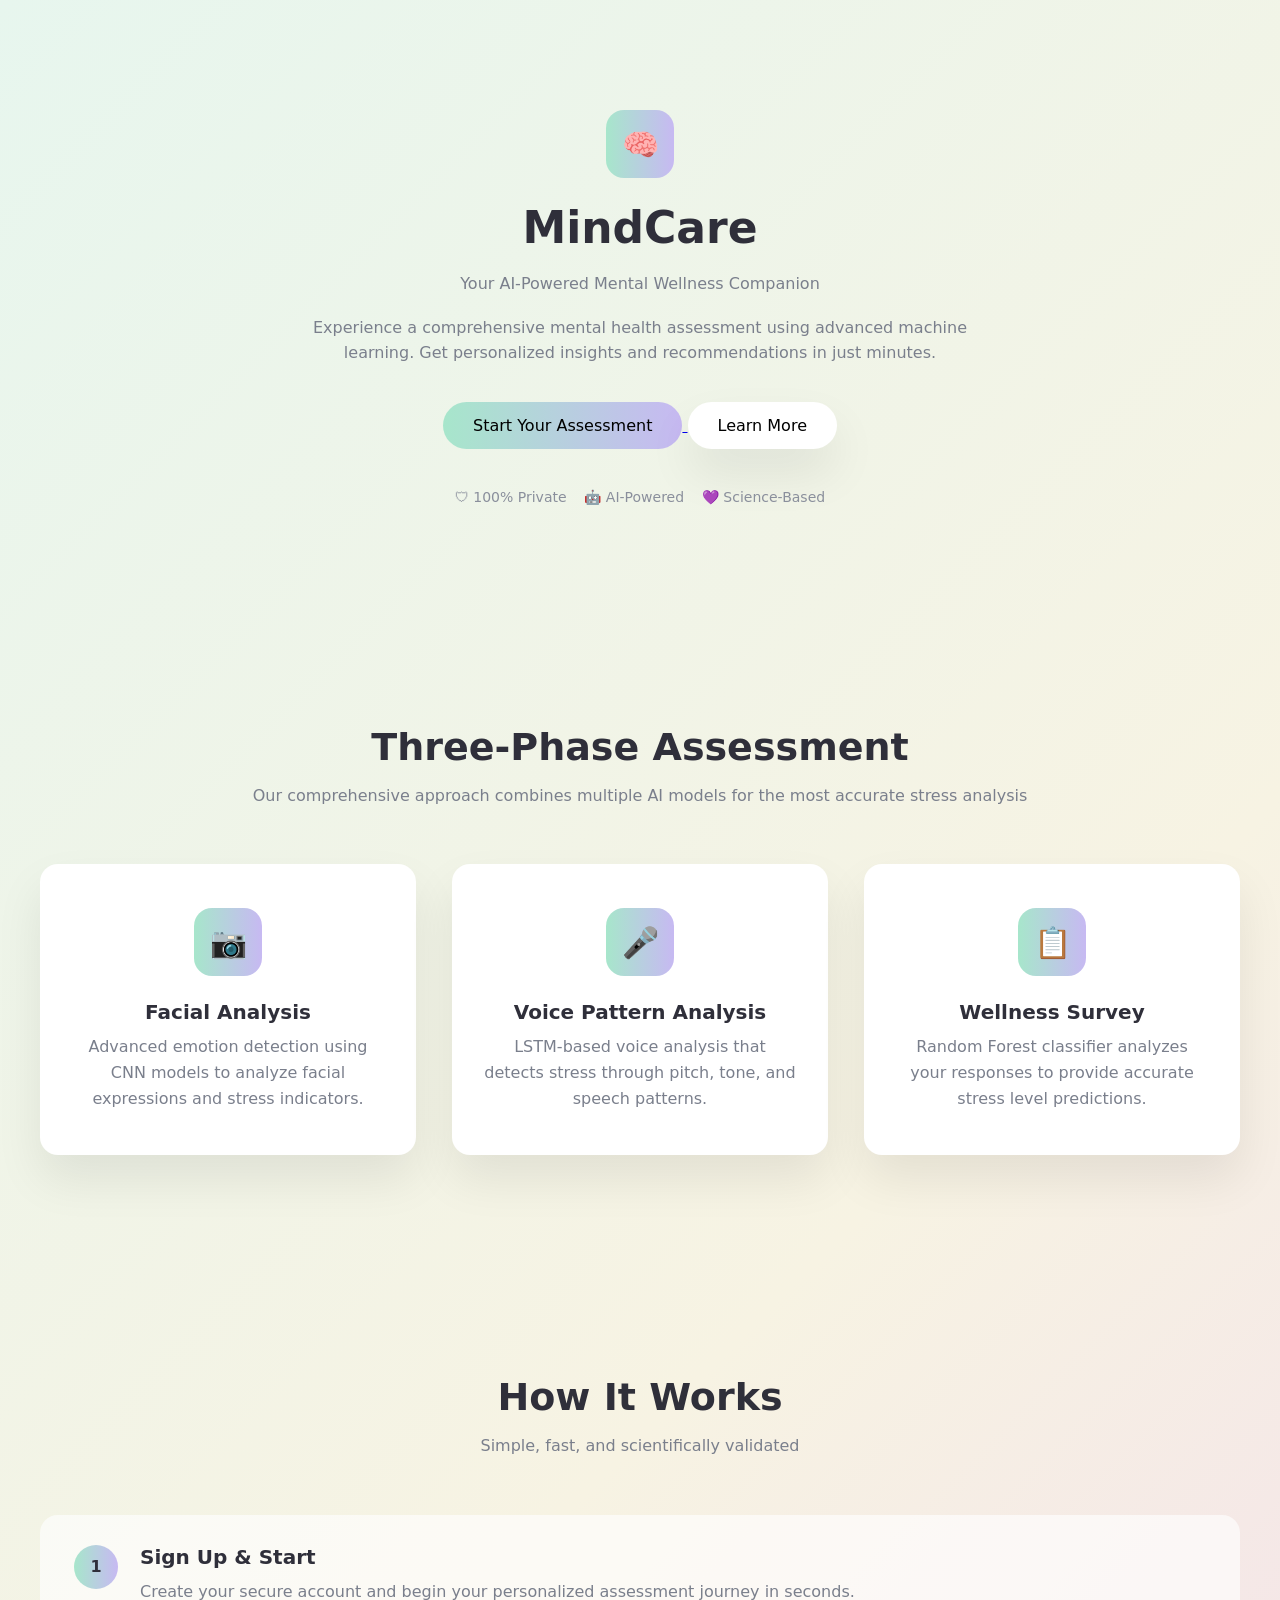
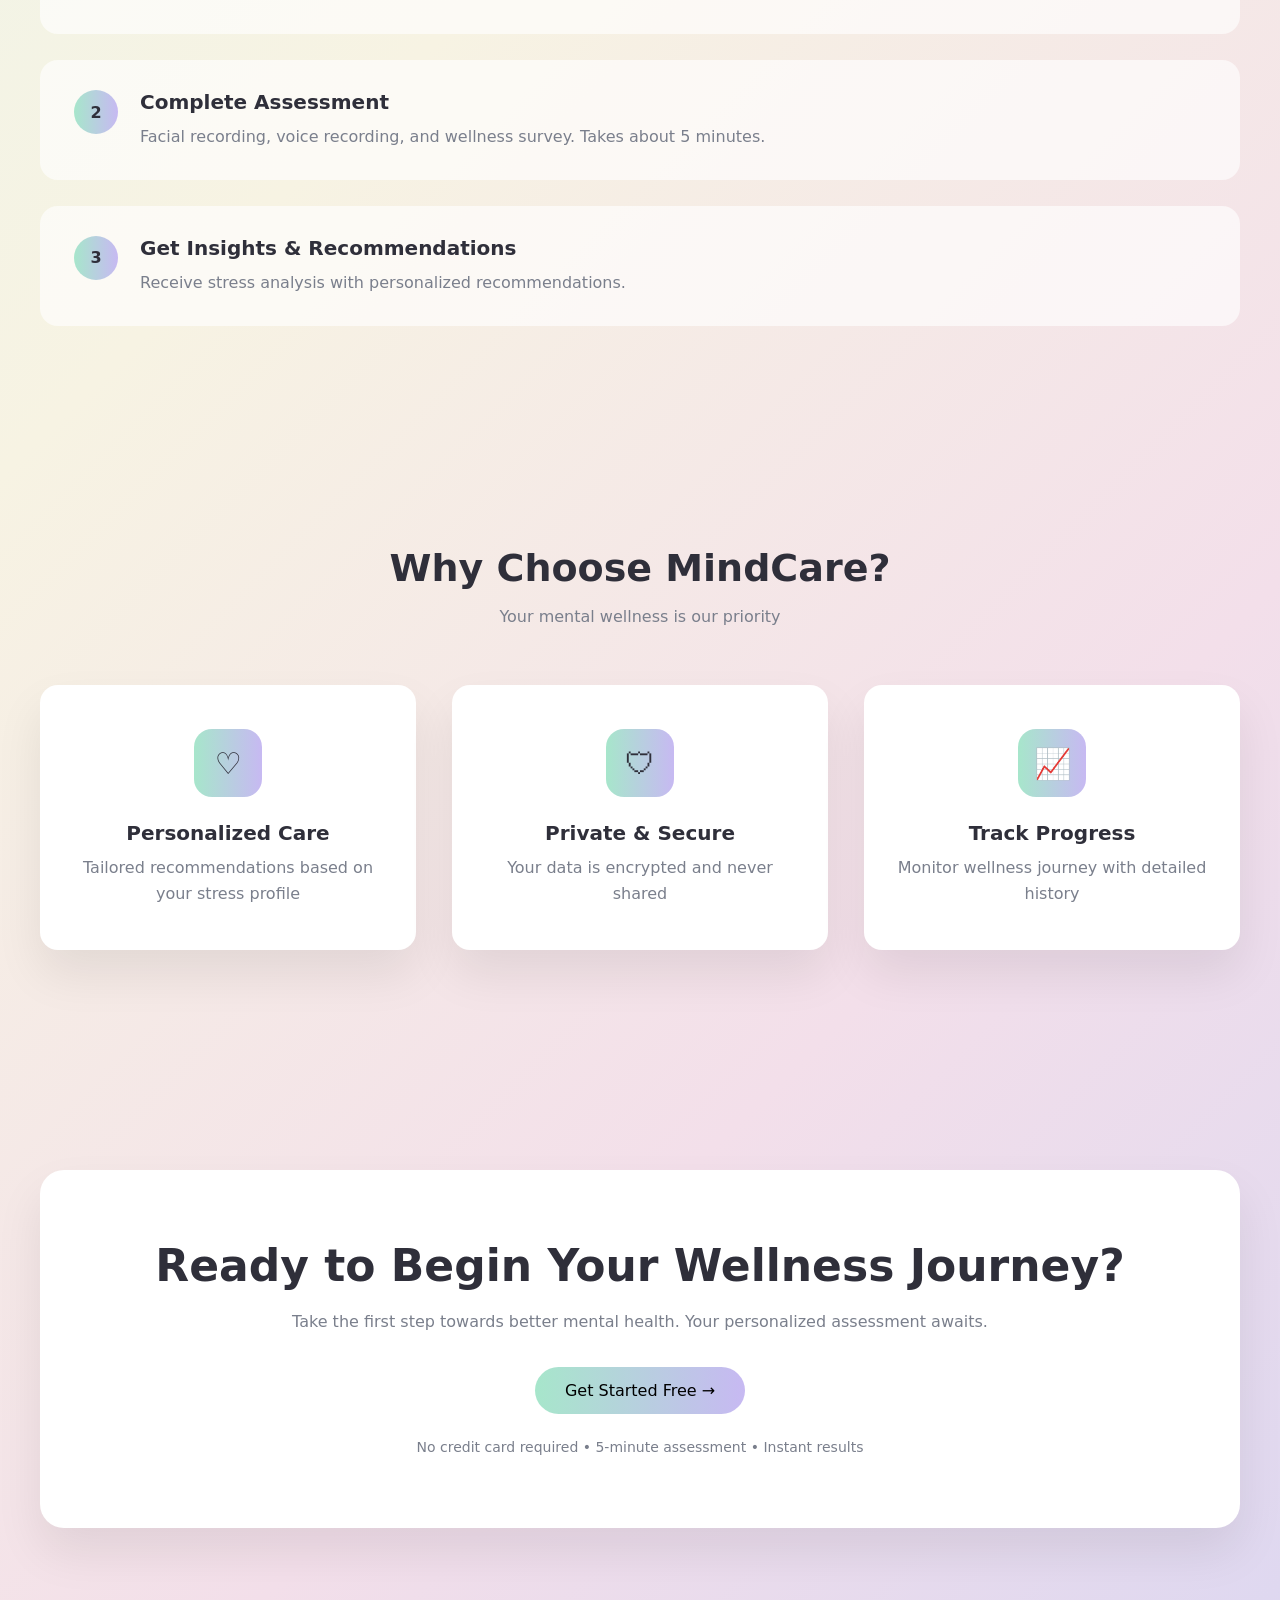
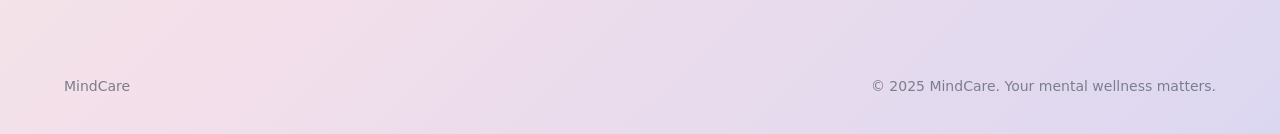
<file: frontend/index.html>
<!DOCTYPE html>
<html lang="en">
  <head>
    <meta charset="UTF-8" />
    <title>MindCare</title>
    <meta name="viewport" content="width=device-width, initial-scale=1.0" />

    <style>
      /* ===== EXACT COLORS SAMPLED FROM IMAGE ===== */

      :root {
        --bg-gradient: linear-gradient(
          135deg,
          #e7f6ee 0%,
          #f7f3e3 45%,
          #f3dfea 75%,
          #dcd7f1 100%
        );
        --card-bg: #ffffff;
        --card-soft: rgba(255, 255, 255, 0.65);
        --text-main: #2f2f3a;
        --text-sub: #7a7f8c;
        --btn-gradient: linear-gradient(90deg, #a7e6cb, #c7b9f2);
        --radius-lg: 24px;
        --radius-md: 18px;
        --shadow: 0 24px 48px rgba(0, 0, 0, 0.08);
      }
      /* ===== RESET ===== */

      * {
        margin: 0;
        padding: 0;
        box-sizing: border-box;
        font-family: system-ui, -apple-system, Segoe UI, sans-serif;
      }

      body {
        min-height: 100vh;
        background: var(--bg-gradient);
        color: var(--text-main);
      }
      /* ===== GLOBAL ===== */

      section {
        padding: 110px 24px;
        display: flex;
        justify-content: center;
      }

      .container {
        width: 100%;
        max-width: 1200px;
        text-align: center;
      }

      h1 {
        font-size: 44px;
        font-weight: 700;
        margin-bottom: 18px;
      }

      h2 {
        font-size: 38px;
        font-weight: 700;
        margin-bottom: 14px;
      }

      h3 {
        font-size: 20px;
        font-weight: 600;
        margin-bottom: 10px;
      }

      p {
        font-size: 16px;
        color: var(--text-sub);
        line-height: 1.6;
      }
      /* ===== BUTTONS ===== */

      .primary-btn {
        background: var(--btn-gradient);
        border: none;
        padding: 14px 30px;
        border-radius: 999px;
        font-size: 16px;
        font-weight: 500;
        cursor: pointer;
      }

      .secondary-btn {
        background: #ffffff;
        border: none;
        padding: 14px 30px;
        border-radius: 999px;
        font-size: 16px;
        box-shadow: var(--shadow);
        cursor: pointer;
      }
      /* ===== ICON ===== */

      .icon {
        width: 68px;
        height: 68px;
        border-radius: 18px;
        background: var(--btn-gradient);
        display: flex;
        align-items: center;
        justify-content: center;
        font-size: 30px;
        margin: 0 auto 24px;
      }
      /* ===== GRID ===== */

      .grid {
        display: grid;
        grid-template-columns: repeat(3, 1fr);
        gap: 36px;
        margin-top: 56px;
      }

      .card {
        background: var(--card-bg);
        border-radius: var(--radius-md);
        padding: 44px 32px;
        box-shadow: var(--shadow);
      }
      /* ===== STEPS ===== */

      .steps {
        margin-top: 56px;
        display: flex;
        flex-direction: column;
        gap: 26px;
      }

      .step {
        background: var(--card-soft);
        padding: 30px 34px;
        border-radius: var(--radius-md);
        display: flex;
        gap: 22px;
        text-align: left;
      }

      .step-num {
        width: 44px;
        height: 44px;
        border-radius: 50%;
        background: var(--btn-gradient);
        display: flex;
        align-items: center;
        justify-content: center;
        font-weight: 600;
      }
      /* ===== HERO CARD ===== */

      .hero-card {
        background: var(--card-bg);
        padding: 70px 56px;
        border-radius: var(--radius-lg);
        box-shadow: var(--shadow);
      }
      /* ===== FOOTER ===== */

      footer {
        padding: 40px 24px;
        display: flex;
        justify-content: space-between;
        max-width: 1200px;
        margin: auto;
        font-size: 14px;
        color: var(--text-sub);
      }
      /* ===== RESPONSIVE ===== */

      @media (max-width: 900px) {
        .grid {
          grid-template-columns: 1fr;
        }
      }
    </style>
  </head>

  <body>
    <!-- 1️⃣ MINDCARE HERO -->
    <section>
      <div class="container">
        <div class="icon">🧠</div>
        <h1>MindCare</h1>
        <p>Your AI-Powered Mental Wellness Companion</p>
        <p style="max-width: 680px; margin: 18px auto">
          Experience a comprehensive mental health assessment using advanced
          machine learning. Get personalized insights and recommendations in
          just minutes.
        </p>

        <div style="margin-top: 36px">
          <a href="./auth/login.html">
            <button class="primary-btn">Start Your Assessment</button>
          </a>
          <a href="#how-it-works">
            <button class="secondary-btn">Learn More</button>
          </a>
        </div>

        <div style="margin-top: 40px; font-size: 14px; color: #8a8f9c">
          🛡 100% Private &nbsp;&nbsp; 🤖 AI-Powered &nbsp;&nbsp; 💜
          Science-Based
        </div>
      </div>
    </section>

    <!-- 2️⃣ THREE PHASE -->
    <section>
      <div class="container">
        <h2>Three-Phase Assessment</h2>
        <p>
          Our comprehensive approach combines multiple AI models for the most
          accurate stress analysis
        </p>

        <div class="grid">
          <div class="card">
            <div class="icon">📷</div>
            <h3>Facial Analysis</h3>
            <p>
              Advanced emotion detection using CNN models to analyze facial
              expressions and stress indicators.
            </p>
          </div>

          <div class="card">
            <div class="icon">🎤</div>
            <h3>Voice Pattern Analysis</h3>
            <p>
              LSTM-based voice analysis that detects stress through pitch, tone,
              and speech patterns.
            </p>
          </div>

          <div class="card">
            <div class="icon">📋</div>
            <h3>Wellness Survey</h3>
            <p>
              Random Forest classifier analyzes your responses to provide
              accurate stress level predictions.
            </p>
          </div>
        </div>
      </div>
    </section>

    <!-- 3️⃣ HOW IT WORKS -->
    <section id="how-it-works">
      <div class="container">
        <h2>How It Works</h2>
        <p>Simple, fast, and scientifically validated</p>

        <div class="steps">
          <div class="step">
            <div class="step-num">1</div>
            <div>
              <h3>Sign Up & Start</h3>
              <p>
                Create your secure account and begin your personalized
                assessment journey in seconds.
              </p>
            </div>
          </div>

          <div class="step">
            <div class="step-num">2</div>
            <div>
              <h3>Complete Assessment</h3>
              <p>
                Facial recording, voice recording, and wellness survey. Takes
                about 5 minutes.
              </p>
            </div>
          </div>

          <div class="step">
            <div class="step-num">3</div>
            <div>
              <h3>Get Insights & Recommendations</h3>
              <p>Receive stress analysis with personalized recommendations.</p>
            </div>
          </div>
        </div>
      </div>
    </section>

    <!-- 4️⃣ WHY CHOOSE -->
    <section>
      <div class="container">
        <h2>Why Choose MindCare?</h2>
        <p>Your mental wellness is our priority</p>

        <div class="grid">
          <div class="card">
            <div class="icon">♡</div>
            <h3>Personalized Care</h3>
            <p>Tailored recommendations based on your stress profile</p>
          </div>

          <div class="card">
            <div class="icon">🛡</div>
            <h3>Private & Secure</h3>
            <p>Your data is encrypted and never shared</p>
          </div>

          <div class="card">
            <div class="icon">📈</div>
            <h3>Track Progress</h3>
            <p>Monitor wellness journey with detailed history</p>
          </div>
        </div>
      </div>
    </section>

    <!-- 5️⃣ FINAL CTA -->
    <section>
      <div class="container">
        <div class="hero-card">
          <h1>Ready to Begin Your Wellness Journey?</h1>
          <p>
            Take the first step towards better mental health. Your personalized
            assessment awaits.
          </p>
          <div style="margin-top: 32px">
            <a href="./auth/login.html">
              <button class="primary-btn">Get Started Free →</button>
            </a>
          </div>
          <p style="margin-top: 22px; font-size: 14px">
            No credit card required • 5-minute assessment • Instant results
          </p>
        </div>
      </div>
    </section>

    <footer>
      <div>MindCare</div>
      <div>© 2025 MindCare. Your mental wellness matters.</div>
    </footer>
  </body>
</html>
</file>
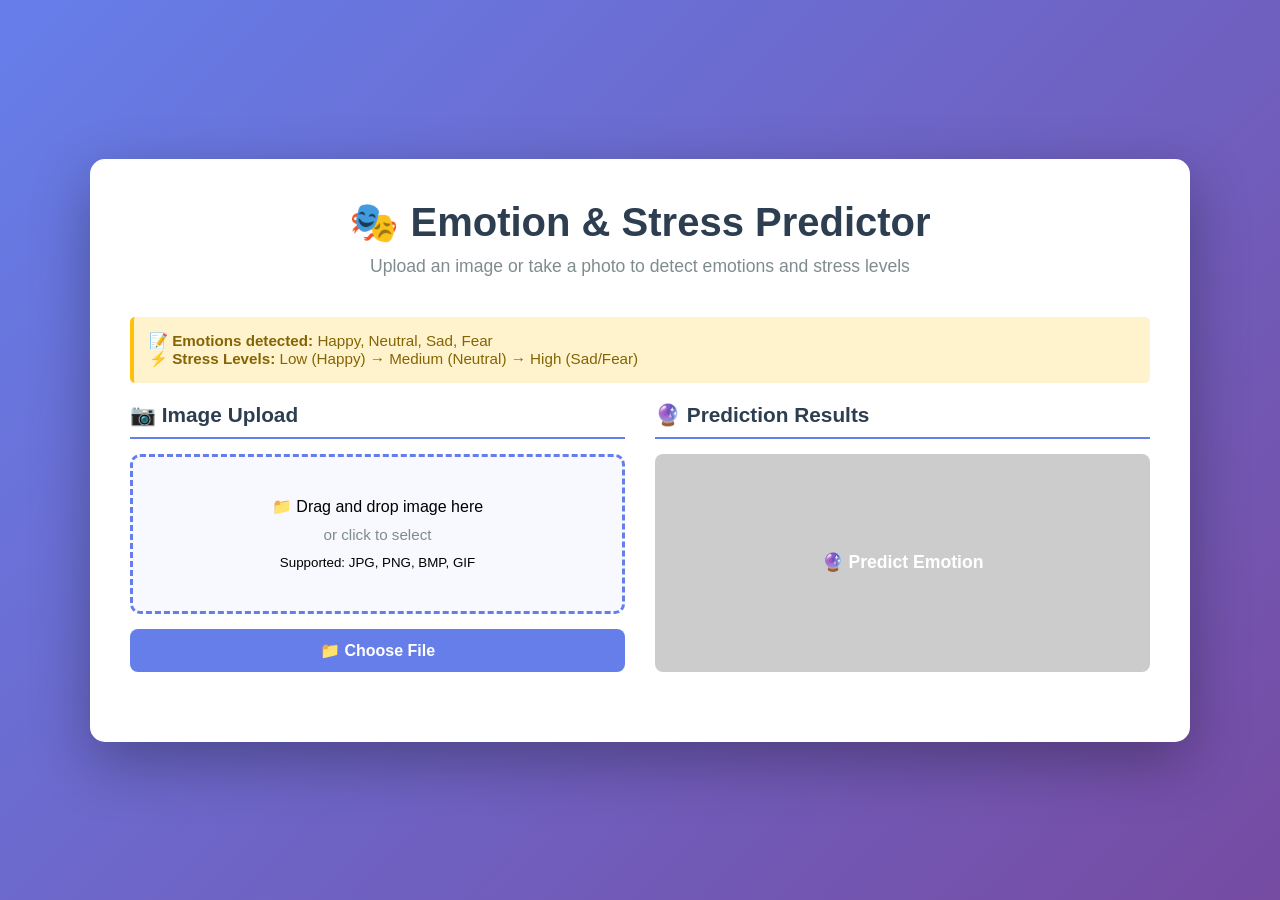
<file: model project/templates/index.html>
<!DOCTYPE html>
<html lang="en">
  <head>
    <meta charset="UTF-8" />
    <meta name="viewport" content="width=device-width, initial-scale=1.0" />
    <title>🎭 Emotion & Stress Level Predictor</title>
    <style>
      * {
        margin: 0;
        padding: 0;
        box-sizing: border-box;
      }

      body {
        font-family: "Segoe UI", Tahoma, Geneva, Verdana, sans-serif;
        background: linear-gradient(135deg, #667eea 0%, #764ba2 100%);
        min-height: 100vh;
        display: flex;
        justify-content: center;
        align-items: center;
        padding: 20px;
      }

      .container {
        background: white;
        border-radius: 15px;
        box-shadow: 0 20px 60px rgba(0, 0, 0, 0.3);
        max-width: 1100px;
        width: 100%;
        padding: 40px;
      }

      .header {
        text-align: center;
        margin-bottom: 40px;
      }

      .header h1 {
        font-size: 2.5em;
        color: #2c3e50;
        margin-bottom: 10px;
      }

      .header p {
        font-size: 1.1em;
        color: #7f8c8d;
      }

      .content {
        display: grid;
        grid-template-columns: 1fr 1fr;
        gap: 30px;
        margin-bottom: 30px;
      }

      @media (max-width: 768px) {
        .content {
          grid-template-columns: 1fr;
        }
      }

      .section {
        display: flex;
        flex-direction: column;
      }

      .section-title {
        font-size: 1.3em;
        font-weight: bold;
        color: #2c3e50;
        margin-bottom: 15px;
        padding-bottom: 10px;
        border-bottom: 2px solid #667eea;
      }

      .upload-area {
        border: 3px dashed #667eea;
        border-radius: 10px;
        padding: 40px;
        text-align: center;
        cursor: pointer;
        transition: all 0.3s ease;
        background: #f8f9ff;
      }

      .upload-area:hover {
        border-color: #764ba2;
        background: #f0f2ff;
      }

      .upload-area.dragover {
        border-color: #764ba2;
        background: #e6e9ff;
        transform: scale(1.02);
      }

      .upload-area i {
        font-size: 3em;
        color: #667eea;
        margin-bottom: 10px;
      }

      .upload-area p {
        color: #7f8c8d;
        font-size: 0.95em;
        margin: 10px 0;
      }

      #imagePreview {
        width: 100%;
        max-height: 400px;
        border-radius: 10px;
        margin-top: 15px;
        display: none;
        object-fit: contain;
        box-shadow: 0 5px 15px rgba(0, 0, 0, 0.2);
      }

      #imagePreview.show {
        display: block;
      }

      .button-group {
        display: flex;
        gap: 10px;
        margin-top: 15px;
      }

      button {
        flex: 1;
        padding: 12px 20px;
        border: none;
        border-radius: 8px;
        font-size: 1em;
        font-weight: bold;
        cursor: pointer;
        transition: all 0.3s ease;
      }

      .btn-upload {
        background: #667eea;
        color: white;
      }

      .btn-upload:hover {
        background: #5568d3;
        transform: translateY(-2px);
        box-shadow: 0 5px 15px rgba(102, 126, 234, 0.4);
      }

      .btn-predict {
        background: #4caf50;
        color: white;
        font-size: 1.1em;
      }

      .btn-predict:hover {
        background: #45a049;
        transform: translateY(-2px);
        box-shadow: 0 5px 15px rgba(76, 175, 80, 0.4);
      }

      .btn-predict:disabled {
        background: #ccc;
        cursor: not-allowed;
        transform: none;
      }

      .results {
        background: #f8f9ff;
        border-radius: 10px;
        padding: 20px;
        display: none;
      }

      .results.show {
        display: block;
      }

      .result-item {
        margin-bottom: 20px;
      }

      .result-label {
        font-size: 0.9em;
        color: #7f8c8d;
        text-transform: uppercase;
        letter-spacing: 1px;
        font-weight: bold;
        margin-bottom: 5px;
      }

      .result-value {
        font-size: 2em;
        font-weight: bold;
        padding: 10px;
        border-radius: 5px;
        text-align: center;
        color: white;
      }

      .emotion-result {
        background: #667eea;
      }

      .stress-result {
        background: #764ba2;
      }

      .confidence-bar {
        width: 100%;
        height: 25px;
        background: #e0e0e0;
        border-radius: 5px;
        overflow: hidden;
        margin: 10px 0;
      }

      .confidence-fill {
        height: 100%;
        background: linear-gradient(90deg, #667eea, #764ba2);
        display: flex;
        align-items: center;
        justify-content: center;
        color: white;
        font-size: 0.9em;
        font-weight: bold;
        transition: width 0.5s ease;
      }

      .probabilities {
        margin-top: 20px;
      }

      .probability-item {
        margin-bottom: 15px;
      }

      .prob-label {
        display: flex;
        justify-content: space-between;
        margin-bottom: 5px;
        font-size: 0.95em;
        font-weight: bold;
        color: #2c3e50;
      }

      .prob-bar {
        width: 100%;
        height: 20px;
        background: #e0e0e0;
        border-radius: 3px;
        overflow: hidden;
      }

      .prob-fill {
        height: 100%;
        display: flex;
        align-items: center;
        justify-content: flex-end;
        padding-right: 5px;
        color: white;
        font-size: 0.8em;
        font-weight: bold;
        transition: width 0.5s ease;
      }

      .loading {
        display: none;
        text-align: center;
        padding: 20px;
      }

      .spinner {
        border: 4px solid #f3f3f3;
        border-top: 4px solid #667eea;
        border-radius: 50%;
        width: 40px;
        height: 40px;
        animation: spin 1s linear infinite;
        margin: 0 auto 10px;
      }

      @keyframes spin {
        0% {
          transform: rotate(0deg);
        }
        100% {
          transform: rotate(360deg);
        }
      }

      .error-message {
        background: #ffebee;
        color: #c62828;
        padding: 15px;
        border-radius: 8px;
        margin-bottom: 15px;
        display: none;
      }

      .error-message.show {
        display: block;
      }

      .success-message {
        background: #e8f5e9;
        color: #2e7d32;
        padding: 15px;
        border-radius: 8px;
        margin-bottom: 15px;
        display: none;
      }

      .success-message.show {
        display: block;
      }

      .info-box {
        background: #fff3cd;
        border-left: 4px solid #ffc107;
        padding: 15px;
        border-radius: 5px;
        margin-bottom: 20px;
        font-size: 0.95em;
        color: #856404;
      }
    </style>
  </head>
  <body>
    <div class="container">
      <div class="header">
        <h1>🎭 Emotion & Stress Predictor</h1>
        <p>
          Upload an image or take a photo to detect emotions and stress levels
        </p>
      </div>

      <div class="info-box">
        <strong>📝 Emotions detected:</strong> Happy, Neutral, Sad, Fear
        <br /><strong>⚡ Stress Levels:</strong> Low (Happy) → Medium (Neutral)
        → High (Sad/Fear)
      </div>

      <div class="content">
        <!-- Left Column: Upload -->
        <div class="section">
          <div class="section-title">📷 Image Upload</div>

          <div class="error-message" id="errorMessage"></div>
          <div class="success-message" id="successMessage"></div>

          <div class="upload-area" id="uploadArea">
            <div>📁 Drag and drop image here</div>
            <p>or click to select</p>
            <small>Supported: JPG, PNG, BMP, GIF</small>
          </div>

          <img id="imagePreview" alt="Preview" />

          <div class="button-group">
            <button
              class="btn-upload"
              onclick="document.getElementById('fileInput').click()"
            >
              📁 Choose File
            </button>
          </div>

          <input
            type="file"
            id="fileInput"
            accept="image/*"
            style="display: none"
          />
        </div>

        <!-- Right Column: Results -->
        <div class="section">
          <div class="section-title">🔮 Prediction Results</div>

          <div class="loading" id="loading">
            <div class="spinner"></div>
            <p>Analyzing image...</p>
          </div>

          <div class="results" id="results">
            <div class="result-item">
              <div class="result-label">Detected Emotion</div>
              <div class="result-value emotion-result" id="emotionResult">
                --
              </div>
            </div>

            <div class="result-item">
              <div class="result-label">Confidence Level</div>
              <div class="confidence-bar">
                <div
                  class="confidence-fill"
                  id="confidenceFill"
                  style="width: 0%"
                >
                  <span id="confidenceText">0%</span>
                </div>
              </div>
            </div>

            <div class="result-item">
              <div class="result-label">Stress Level</div>
              <div class="result-value stress-result" id="stressResult">--</div>
            </div>

            <div class="probabilities">
              <div class="result-label">All Probabilities</div>

              <div class="probability-item">
                <div class="prob-label">
                  <span>😊 Happy</span>
                  <span id="prob-happy">0%</span>
                </div>
                <div class="prob-bar">
                  <div
                    class="prob-fill"
                    id="fill-happy"
                    style="width: 0%; background: #4caf50"
                  ></div>
                </div>
              </div>

              <div class="probability-item">
                <div class="prob-label">
                  <span>😐 Neutral</span>
                  <span id="prob-neutral">0%</span>
                </div>
                <div class="prob-bar">
                  <div
                    class="prob-fill"
                    id="fill-neutral"
                    style="width: 0%; background: #2196f3"
                  ></div>
                </div>
              </div>

              <div class="probability-item">
                <div class="prob-label">
                  <span>😢 Sad</span>
                  <span id="prob-sad">0%</span>
                </div>
                <div class="prob-bar">
                  <div
                    class="prob-fill"
                    id="fill-sad"
                    style="width: 0%; background: #ff9800"
                  ></div>
                </div>
              </div>

              <div class="probability-item">
                <div class="prob-label">
                  <span>😨 Fear</span>
                  <span id="prob-fear">0%</span>
                </div>
                <div class="prob-bar">
                  <div
                    class="prob-fill"
                    id="fill-fear"
                    style="width: 0%; background: #f44336"
                  ></div>
                </div>
              </div>
            </div>
          </div>

          <button
            class="btn-predict"
            id="predictBtn"
            onclick="predictEmotion()"
            disabled
          >
            🔮 Predict Emotion
          </button>
        </div>
      </div>
    </div>

    <script>
      let selectedFile = null;

      // File input handler
      document
        .getElementById("fileInput")
        .addEventListener("change", handleFileSelect);

      // Drag and drop handlers
      const uploadArea = document.getElementById("uploadArea");
      uploadArea.addEventListener("dragover", (e) => {
        e.preventDefault();
        uploadArea.classList.add("dragover");
      });

      uploadArea.addEventListener("dragleave", () => {
        uploadArea.classList.remove("dragover");
      });

      uploadArea.addEventListener("drop", (e) => {
        e.preventDefault();
        uploadArea.classList.remove("dragover");
        const files = e.dataTransfer.files;
        if (files.length > 0) {
          selectedFile = files[0];
          displayImage(selectedFile);
        }
      });

      uploadArea.addEventListener("click", () => {
        document.getElementById("fileInput").click();
      });

      function handleFileSelect(e) {
        const files = e.target.files;
        if (files.length > 0) {
          selectedFile = files[0];
          displayImage(selectedFile);
        }
      }

      function displayImage(file) {
        const reader = new FileReader();
        reader.onload = (e) => {
          const img = document.getElementById("imagePreview");
          img.src = e.target.result;
          img.classList.add("show");
          document.getElementById("predictBtn").disabled = false;
          showSuccess(
            'Image loaded successfully! Click "Predict Emotion" to analyze.'
          );
        };
        reader.readAsDataURL(file);
      }

      function predictEmotion() {
        if (!selectedFile) {
          showError("Please select an image first!");
          return;
        }

        const formData = new FormData();
        formData.append("image", selectedFile);

        document.getElementById("loading").style.display = "block";
        document.getElementById("results").classList.remove("show");

        fetch("/predict", {
          method: "POST",
          body: formData,
        })
          .then((response) => response.json())
          .then((data) => {
            document.getElementById("loading").style.display = "none";

            if (data.success) {
              displayResults(data);
              document.getElementById("results").classList.add("show");
              showSuccess(`Prediction complete: ${data.emotion}`);
            } else {
              showError(data.error || "Prediction failed");
            }
          })
          .catch((error) => {
            document.getElementById("loading").style.display = "none";
            showError("Error: " + error.message);
          });
      }

      function displayResults(data) {
        // Display emotion and stress
        document.getElementById("emotionResult").textContent = data.emotion;
        document.getElementById("emotionResult").style.background =
          data.colors[data.emotion.toLowerCase()];

        document.getElementById("stressResult").textContent = data.stress_level;

        // Display confidence
        const confidence = data.confidence;
        document.getElementById("confidenceFill").style.width =
          confidence + "%";
        document.getElementById("confidenceText").textContent =
          confidence.toFixed(1) + "%";

        // Display probabilities
        const probs = data.probabilities;
        const emotions = ["happy", "neutral", "sad", "fear"];

        emotions.forEach((emotion) => {
          const prob = probs[emotion];
          document.getElementById(`prob-${emotion}`).textContent =
            prob.toFixed(2) + "%";
          document.getElementById(`fill-${emotion}`).style.width = prob + "%";
        });
      }

      function showError(message) {
        const errorEl = document.getElementById("errorMessage");
        errorEl.textContent = message;
        errorEl.classList.add("show");
        setTimeout(() => errorEl.classList.remove("show"), 5000);
      }

      function showSuccess(message) {
        const successEl = document.getElementById("successMessage");
        successEl.textContent = message;
        successEl.classList.add("show");
        setTimeout(() => successEl.classList.remove("show"), 5000);
      }
    </script>
  </body>
</html>
</file>
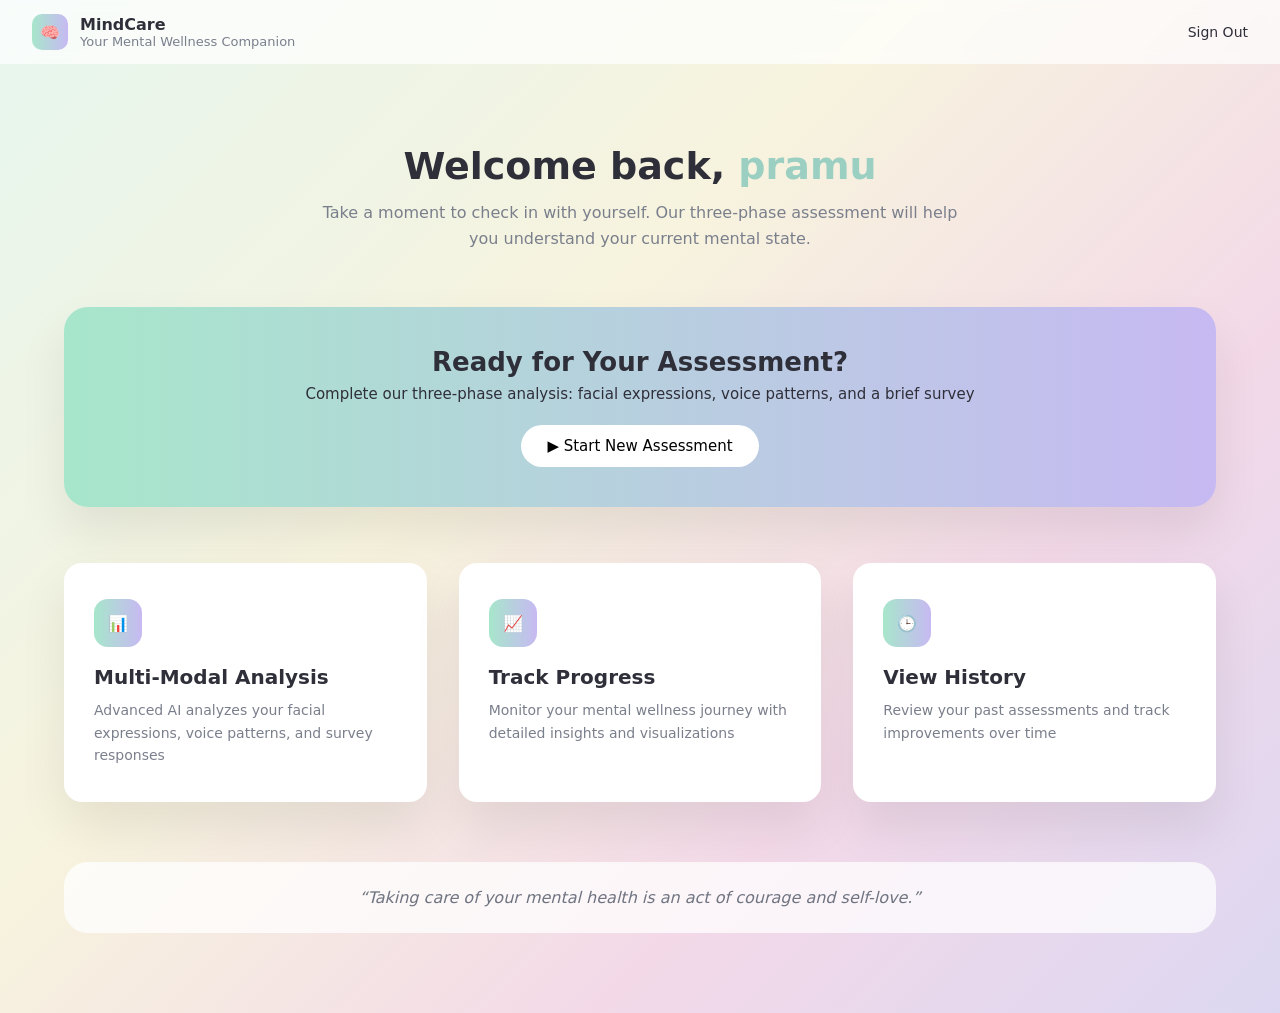
<file: frontend/dashboard.html>
<!DOCTYPE html>
<html lang="en">
  <head>
    <meta charset="UTF-8" />
    <title>MindCare | Dashboard</title>
    <meta name="viewport" content="width=device-width, initial-scale=1.0" />

    <style>
      :root {
        --bg-gradient: linear-gradient(
          135deg,
          #e6f6ee 0%,
          #f7f3de 40%,
          #f3d9e8 70%,
          #dcd7f1 100%
        );
        --card-bg: #ffffff;
        --soft-card: rgba(255, 255, 255, 0.75);
        --text-main: #2f2f3a;
        --text-muted: #7a7f8c;
        --accent-gradient: linear-gradient(90deg, #a7e6cb, #c7b9f2);
        --radius-lg: 24px;
        --radius-md: 18px;
        --shadow: 0 24px 48px rgba(0, 0, 0, 0.08);
      }

      * {
        margin: 0;
        padding: 0;
        box-sizing: border-box;
        font-family: system-ui, -apple-system, "Segoe UI", sans-serif;
      }

      body {
        min-height: 100vh;
        background: var(--bg-gradient);
        color: var(--text-main);
      }
      /* ---------- NAVBAR ---------- */

      .navbar {
        height: 64px;
        background: rgba(255, 255, 255, 0.7);
        backdrop-filter: blur(6px);
        display: flex;
        align-items: center;
        justify-content: space-between;
        padding: 0 32px;
      }

      .brand {
        display: flex;
        align-items: center;
        gap: 12px;
      }

      .brand-icon {
        width: 36px;
        height: 36px;
        border-radius: 10px;
        background: var(--accent-gradient);
        display: flex;
        align-items: center;
        justify-content: center;
      }

      .brand-text {
        display: flex;
        flex-direction: column;
      }

      .brand-text strong {
        font-size: 16px;
      }

      .brand-text span {
        font-size: 13px;
        color: var(--text-muted);
      }

      .signout {
        font-size: 14px;
        cursor: pointer;
      }
      /* ---------- MAIN ---------- */

      main {
        max-width: 1200px;
        margin: 0 auto;
        padding: 80px 24px;
        text-align: center;
      }

      h1 {
        font-size: 38px;
        font-weight: 700;
        margin-bottom: 12px;
      }

      h1 span {
        color: #9bcfc2;
      }

      .subtitle {
        max-width: 640px;
        margin: 0 auto 56px;
        color: var(--text-muted);
        font-size: 16px;
        line-height: 1.6;
      }
      /* ---------- ASSESSMENT CARD ---------- */

      .assessment {
        background: var(--accent-gradient);
        border-radius: var(--radius-lg);
        padding: 40px;
        color: #2f2f3a;
        box-shadow: var(--shadow);
        margin-bottom: 56px;
      }

      .assessment h2 {
        font-size: 26px;
        margin-bottom: 8px;
      }

      .assessment p {
        font-size: 15px;
        margin-bottom: 22px;
      }

      .assessment button {
        background: #ffffff;
        border: none;
        padding: 12px 26px;
        border-radius: 999px;
        font-size: 15px;
        cursor: pointer;
        display: inline-flex;
        align-items: center;
        gap: 10px;
      }
      /* ---------- CARDS ---------- */

      .cards {
        display: grid;
        grid-template-columns: repeat(3, 1fr);
        gap: 32px;
        margin-bottom: 60px;
      }

      .card {
        background: var(--card-bg);
        border-radius: var(--radius-md);
        padding: 36px 30px;
        box-shadow: var(--shadow);
        text-align: left;
      }

      .card-icon {
        width: 48px;
        height: 48px;
        border-radius: 14px;
        background: var(--accent-gradient);
        display: flex;
        align-items: center;
        justify-content: center;
        margin-bottom: 18px;
      }

      .card h3 {
        font-size: 20px;
        margin-bottom: 10px;
      }

      .card p {
        font-size: 14px;
        color: var(--text-muted);
        line-height: 1.6;
      }
      /* ---------- QUOTE ---------- */

      .quote {
        background: var(--soft-card);
        border-radius: var(--radius-lg);
        padding: 26px;
        font-style: italic;
        color: #6f7480;
      }
      /* ---------- RESPONSIVE ---------- */

      @media (max-width: 900px) {
        .cards {
          grid-template-columns: 1fr;
        }
      }
    </style>
  </head>

  <body>
    <!-- NAVBAR -->
    <div class="navbar">
      <div class="brand">
        <div class="brand-icon">🧠</div>
        <div class="brand-text">
          <strong>MindCare</strong>
          <span>Your Mental Wellness Companion</span>
        </div>
      </div>

      <div class="signout" id="signOutBtn" role="button" tabindex="0">
        Sign Out
      </div>
    </div>

    <!-- MAIN CONTENT -->
    <main>
      <h1>Welcome back, <span id="userDisplay">pramu</span></h1>

      <p class="subtitle">
        Take a moment to check in with yourself. Our three-phase assessment will
        help you understand your current mental state.
      </p>

      <!-- ASSESSMENT CTA -->
      <div class="assessment">
        <h2>Ready for Your Assessment?</h2>
        <p>
          Complete our three-phase analysis: facial expressions, voice patterns,
          and a brief survey
        </p>
        <button onclick="window.location.href='./assessment/face.html'">
          ▶ Start New Assessment
        </button>
      </div>

      <!-- FEATURE CARDS -->
      <div class="cards">
        <div class="card">
          <div class="card-icon">📊</div>
          <h3>Multi-Modal Analysis</h3>
          <p>
            Advanced AI analyzes your facial expressions, voice patterns, and
            survey responses
          </p>
        </div>

        <div class="card">
          <div class="card-icon">📈</div>
          <h3>Track Progress</h3>
          <p>
            Monitor your mental wellness journey with detailed insights and
            visualizations
          </p>
        </div>

        <div class="card">
          <div class="card-icon">🕒</div>
          <h3>View History</h3>
          <p>Review your past assessments and track improvements over time</p>
        </div>
      </div>

      <!-- QUOTE -->
      <div class="quote">
        “Taking care of your mental health is an act of courage and self-love.”
      </div>
    </main>

    <script>
      document.addEventListener("DOMContentLoaded", function () {
        function extractDisplayName(val) {
          if (!val) return "pramu";
          // If JSON string, try to parse common fields
          try {
            if (typeof val === "string" && val.trim().startsWith("{")) {
              const obj = JSON.parse(val);
              val =
                obj.email ||
                obj.username ||
                obj.name ||
                obj.firstName ||
                obj.displayName ||
                val;
            }
          } catch (e) {
            // ignore parse errors
          }
          if (typeof val !== "string") return String(val);
          if (val.includes("@")) {
            const local = val.split("@")[0];
            // Show first 5 characters of the email local-part
            return local.length > 5 ? local.substring(0, 5) : local;
          }
          const parts = val.split(/[^A-Za-z0-9]+/);
          return parts[0] || val;
        }

        const possibleKeys = [
          "userEmail",
          "email",
          "username",
          "user",
          "profile",
          "userName",
        ];
        let found = null;
        for (const k of possibleKeys) {
          let v = sessionStorage.getItem(k) || localStorage.getItem(k);
          if (v) {
            found = v;
            break;
          }
        }

        const userDisplay = document.getElementById("userDisplay");
        if (userDisplay) userDisplay.textContent = extractDisplayName(found);

        const signOutBtn = document.getElementById("signOutBtn");
        if (signOutBtn) {
          signOutBtn.addEventListener("click", function () {
            try {
              sessionStorage.clear();
            } catch (e) {}
            try {
              localStorage.removeItem("authToken");
              localStorage.removeItem("user");
              localStorage.removeItem("userEmail");
            } catch (e) {}
            window.location.href = "./auth/login.html";
          });
          signOutBtn.addEventListener("keypress", function (e) {
            if (e.key === "Enter" || e.key === " ") signOutBtn.click();
          });
        }
      });
    </script>
  </body>
</html>
</file>
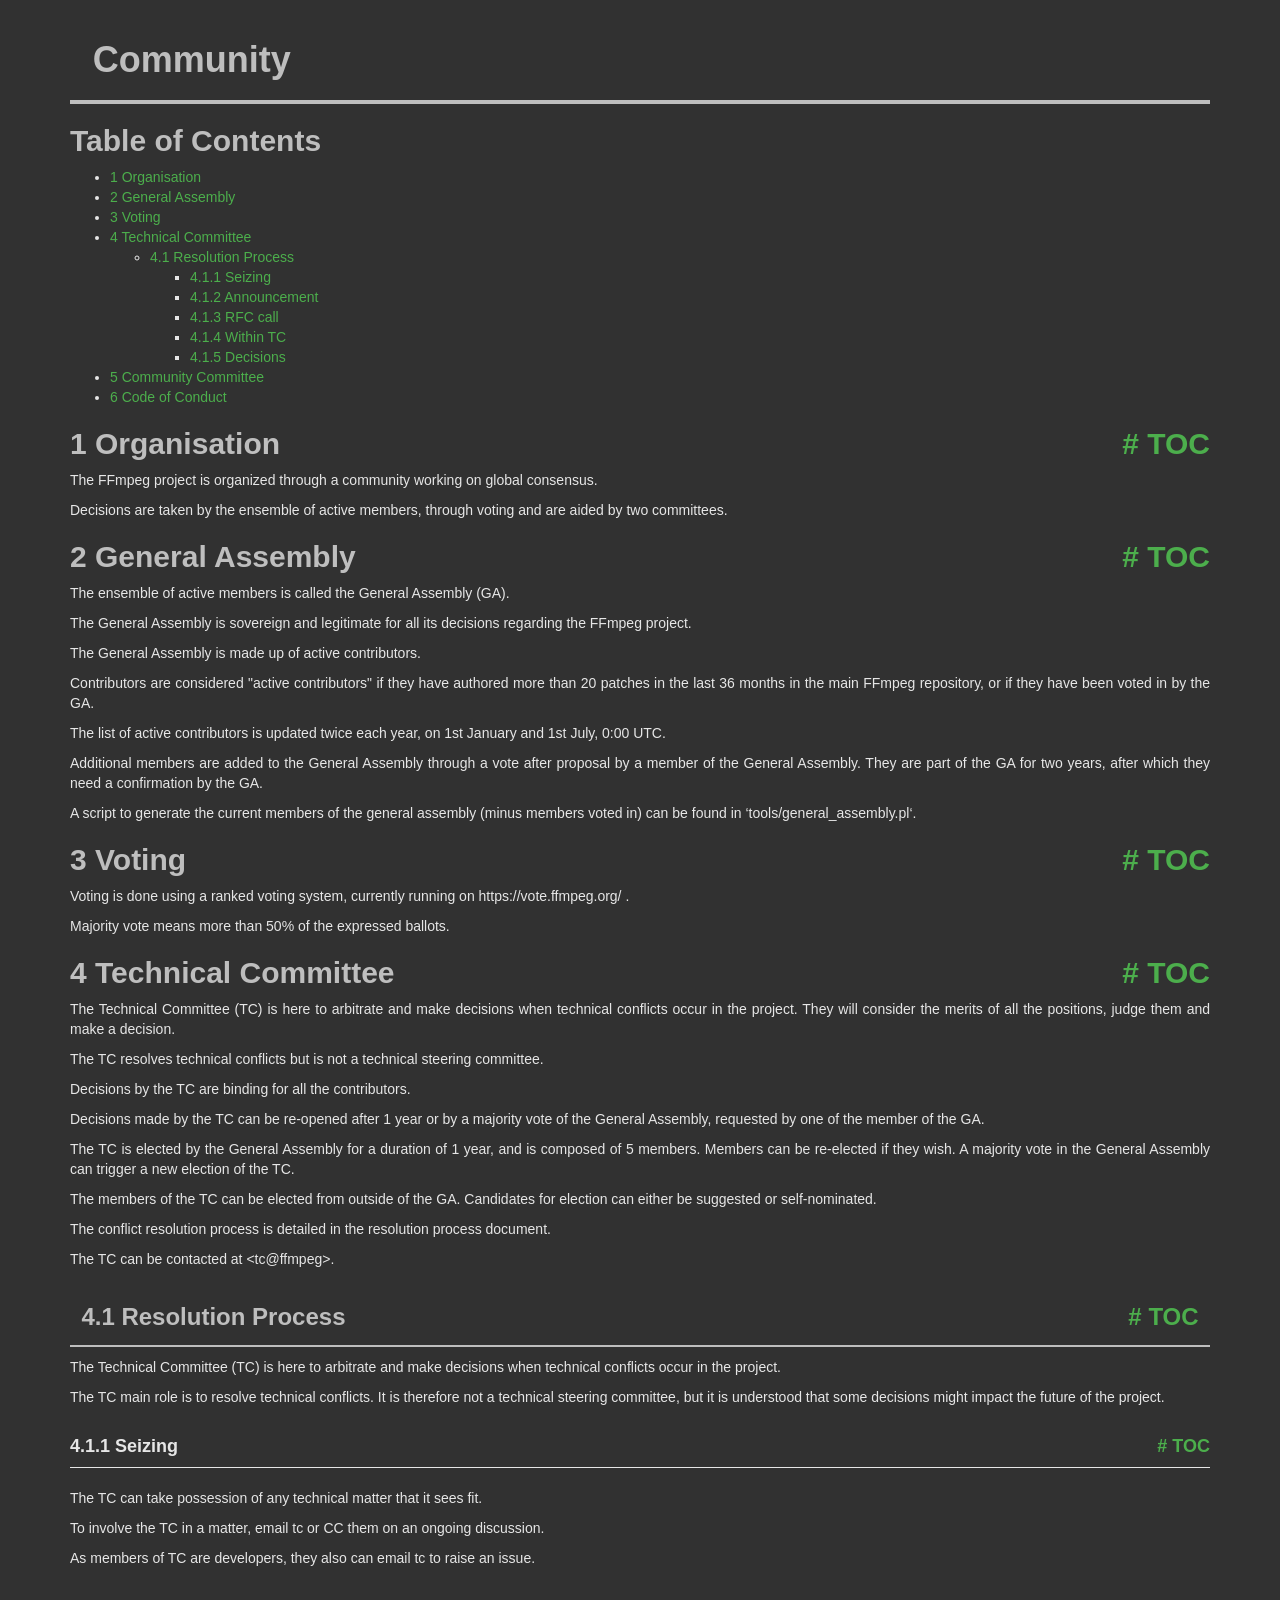
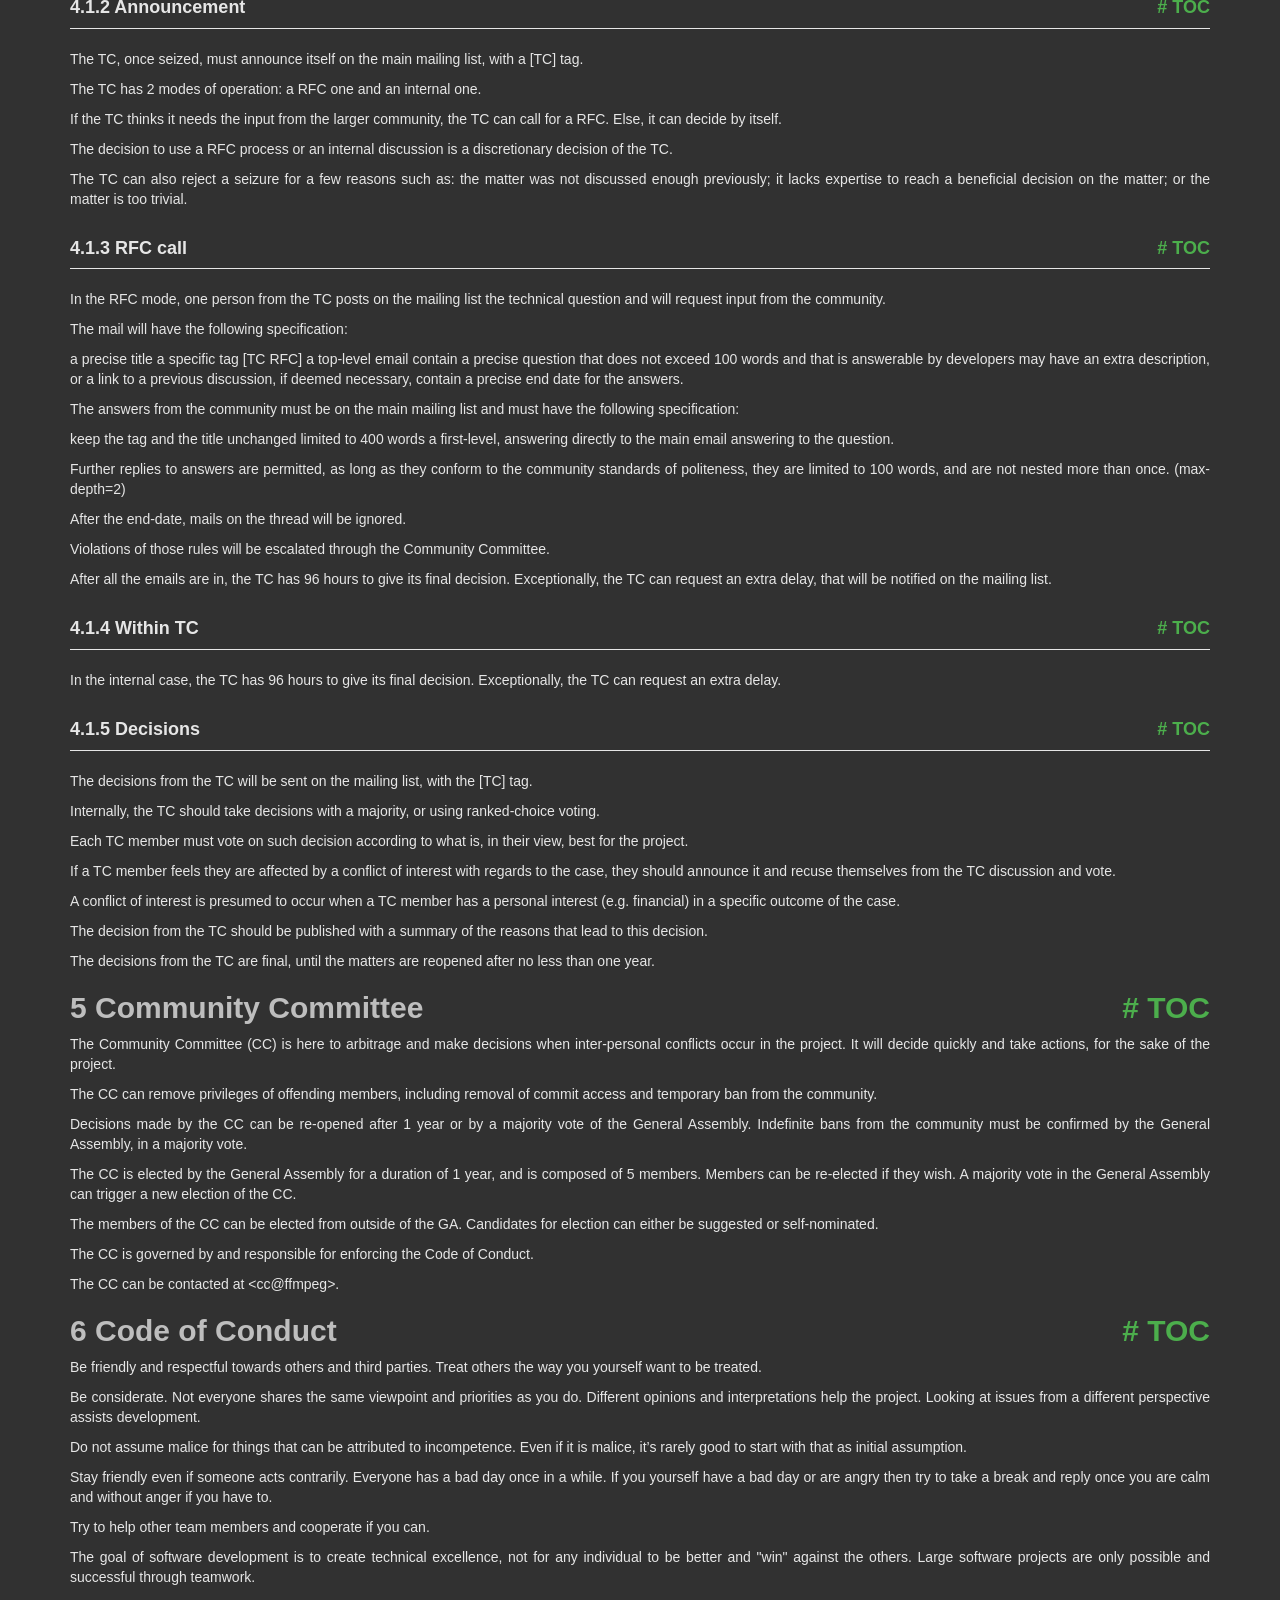
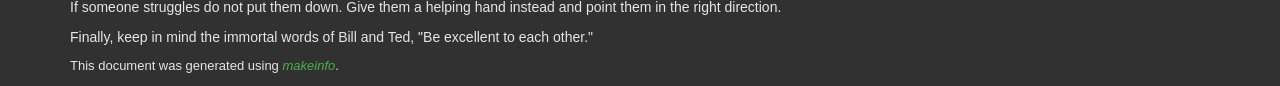
<file: ffmpeg-2025-12-31-git-38e89fe502-full_build/doc/community.html>
<!DOCTYPE html PUBLIC "-//W3C//DTD HTML 4.01 Transitional//EN" "http://www.w3.org/TR/html4/loose.dtd">
<html>
<!-- Created by GNU Texinfo 7.2, https://www.gnu.org/software/texinfo/ -->
  <head>
    <meta charset="utf-8">
    <title>
      Community
    </title>
    <meta name="viewport" content="width=device-width,initial-scale=1.0">
    <link rel="stylesheet" type="text/css" href="bootstrap.min.css">
    <link rel="stylesheet" type="text/css" href="style.min.css">
  </head>
  <body>
    <div class="container">
      <h1>
      Community
      </h1>


<a name="SEC_Top"></a>

<div class="region-contents" id="SEC_Contents">
<h2 class="contents-heading">Table of Contents</h2>

<div class="contents">

<ul class="toc-numbered-mark">
  <li><a id="toc-Organisation" href="#Organisation-1">1 Organisation</a></li>
  <li><a id="toc-General-Assembly" href="#General-Assembly-1">2 General Assembly</a></li>
  <li><a id="toc-Voting" href="#Voting-1">3 Voting</a></li>
  <li><a id="toc-Technical-Committee" href="#Technical-Committee-1">4 Technical Committee</a>
  <ul class="toc-numbered-mark">
    <li><a id="toc-Resolution-Process" href="#Resolution-Process-1">4.1 Resolution Process</a>
    <ul class="toc-numbered-mark">
      <li><a id="toc-Seizing" href="#Seizing">4.1.1 Seizing</a></li>
      <li><a id="toc-Announcement" href="#Announcement">4.1.2 Announcement</a></li>
      <li><a id="toc-RFC-call" href="#RFC-call">4.1.3 RFC call</a></li>
      <li><a id="toc-Within-TC" href="#Within-TC">4.1.4 Within TC</a></li>
      <li><a id="toc-Decisions" href="#Decisions">4.1.5 Decisions</a></li>
    </ul></li>
  </ul></li>
  <li><a id="toc-Community-Committee" href="#Community-Committee-1">5 Community Committee</a></li>
  <li><a id="toc-Code-of-Conduct" href="#Code-of-Conduct-1">6 Code of Conduct</a></li>
</ul>
</div>
</div>

<a class="anchor" id="Organisation"></a><a name="Organisation-1"></a>
<h2 class="chapter">1 Organisation<span class="pull-right"><a class="anchor hidden-xs" href="#Organisation" aria-hidden="true">#</a> <a class="anchor hidden-xs"href="#toc-Organisation" aria-hidden="true">TOC</a></span></h2>

<p>The FFmpeg project is organized through a community working on global consensus.
</p>
<p>Decisions are taken by the ensemble of active members, through voting and are aided by two committees.
</p>
<a class="anchor" id="General-Assembly"></a><a name="General-Assembly-1"></a>
<h2 class="chapter">2 General Assembly<span class="pull-right"><a class="anchor hidden-xs" href="#General-Assembly" aria-hidden="true">#</a> <a class="anchor hidden-xs"href="#toc-General-Assembly" aria-hidden="true">TOC</a></span></h2>

<p>The ensemble of active members is called the General Assembly (GA).
</p>
<p>The General Assembly is sovereign and legitimate for all its decisions regarding the FFmpeg project.
</p>
<p>The General Assembly is made up of active contributors.
</p>
<p>Contributors are considered &quot;active contributors&quot; if they have authored more than 20 patches in the last 36 months in the main FFmpeg repository, or if they have been voted in by the GA.
</p>
<p>The list of active contributors is updated twice each year, on 1st January and 1st July, 0:00 UTC.
</p>
<p>Additional members are added to the General Assembly through a vote after proposal by a member of the General Assembly. They are part of the GA for two years, after which they need a confirmation by the GA.
</p>
<p>A script to generate the current members of the general assembly (minus members voted in) can be found in &lsquo;tools/general_assembly.pl&lsquo;.
</p>
<a class="anchor" id="Voting"></a><a name="Voting-1"></a>
<h2 class="chapter">3 Voting<span class="pull-right"><a class="anchor hidden-xs" href="#Voting" aria-hidden="true">#</a> <a class="anchor hidden-xs"href="#toc-Voting" aria-hidden="true">TOC</a></span></h2>

<p>Voting is done using a ranked voting system, currently running on https://vote.ffmpeg.org/ .
</p>
<p>Majority vote means more than 50% of the expressed ballots.
</p>
<a class="anchor" id="Technical-Committee"></a><a name="Technical-Committee-1"></a>
<h2 class="chapter">4 Technical Committee<span class="pull-right"><a class="anchor hidden-xs" href="#Technical-Committee" aria-hidden="true">#</a> <a class="anchor hidden-xs"href="#toc-Technical-Committee" aria-hidden="true">TOC</a></span></h2>

<p>The Technical Committee (TC) is here to arbitrate and make decisions when technical conflicts occur in the project. They will consider the merits of all the positions, judge them and make a decision.
</p>
<p>The TC resolves technical conflicts but is not a technical steering committee.
</p>
<p>Decisions by the TC are binding for all the contributors.
</p>
<p>Decisions made by the TC can be re-opened after 1 year or by a majority vote of the General Assembly, requested by one of the member of the GA.
</p>
<p>The TC is elected by the General Assembly for a duration of 1 year, and is composed of 5 members. Members can be re-elected if they wish. A majority vote in the General Assembly can trigger a new election of the TC.
</p>
<p>The members of the TC can be elected from outside of the GA. Candidates for election can either be suggested or self-nominated.
</p>
<p>The conflict resolution process is detailed in the resolution process document.
</p>
<p>The TC can be contacted at &lt;tc@ffmpeg&gt;.
</p>
<a class="anchor" id="Resolution-Process"></a><a name="Resolution-Process-1"></a>
<h3 class="section">4.1 Resolution Process<span class="pull-right"><a class="anchor hidden-xs" href="#Resolution-Process" aria-hidden="true">#</a> <a class="anchor hidden-xs"href="#toc-Resolution-Process" aria-hidden="true">TOC</a></span></h3>

<p>The Technical Committee (TC) is here to arbitrate and make decisions when technical conflicts occur in the project.
</p>
<p>The TC main role is to resolve technical conflicts. It is therefore not a technical steering committee, but it is understood that some decisions might impact the future of the project.
</p>
<a name="Seizing"></a>
<h4 class="subsection">4.1.1 Seizing<span class="pull-right"><a class="anchor hidden-xs" href="#Seizing" aria-hidden="true">#</a> <a class="anchor hidden-xs"href="#toc-Seizing" aria-hidden="true">TOC</a></span></h4>

<p>The TC can take possession of any technical matter that it sees fit.
</p>
<p>To involve the TC in a matter, email tc&nbsp;or CC them on an ongoing discussion.
</p>
<p>As members of TC are developers, they also can email tc&nbsp;to raise an issue.
</p><a name="Announcement"></a>
<h4 class="subsection">4.1.2 Announcement<span class="pull-right"><a class="anchor hidden-xs" href="#Announcement" aria-hidden="true">#</a> <a class="anchor hidden-xs"href="#toc-Announcement" aria-hidden="true">TOC</a></span></h4>

<p>The TC, once seized, must announce itself on the main mailing list, with a [TC] tag.
</p>
<p>The TC has 2 modes of operation: a RFC one and an internal one.
</p>
<p>If the TC thinks it needs the input from the larger community, the TC can call for a RFC. Else, it can decide by itself.
</p>
<p>The decision to use a RFC process or an internal discussion is a discretionary decision of the TC.
</p>
<p>The TC can also reject a seizure for a few reasons such as: the matter was not discussed enough previously; it lacks expertise to reach a beneficial decision on the matter; or the matter is too trivial.
</p><a name="RFC-call"></a>
<h4 class="subsection">4.1.3 RFC call<span class="pull-right"><a class="anchor hidden-xs" href="#RFC-call" aria-hidden="true">#</a> <a class="anchor hidden-xs"href="#toc-RFC-call" aria-hidden="true">TOC</a></span></h4>

<p>In the RFC mode, one person from the TC posts on the mailing list the technical question and will request input from the community.
</p>
<p>The mail will have the following specification:
</p>
<p>a precise title
    a specific tag [TC RFC]
    a top-level email
    contain a precise question that does not exceed 100 words and that is answerable by developers
    may have an extra description, or a link to a previous discussion, if deemed necessary,
    contain a precise end date for the answers.
</p>
<p>The answers from the community must be on the main mailing list and must have the following specification:
</p>
<p>keep the tag and the title unchanged
    limited to 400 words
    a first-level, answering directly to the main email
    answering to the question.
</p>
<p>Further replies to answers are permitted, as long as they conform to the community standards of politeness, they are limited to 100 words, and are not nested more than once. (max-depth=2)
</p>
<p>After the end-date, mails on the thread will be ignored.
</p>
<p>Violations of those rules will be escalated through the Community Committee.
</p>
<p>After all the emails are in, the TC has 96 hours to give its final decision. Exceptionally, the TC can request an extra delay, that will be notified on the mailing list.
</p><a name="Within-TC"></a>
<h4 class="subsection">4.1.4 Within TC<span class="pull-right"><a class="anchor hidden-xs" href="#Within-TC" aria-hidden="true">#</a> <a class="anchor hidden-xs"href="#toc-Within-TC" aria-hidden="true">TOC</a></span></h4>

<p>In the internal case, the TC has 96 hours to give its final decision. Exceptionally, the TC can request an extra delay.
</p><a name="Decisions"></a>
<h4 class="subsection">4.1.5 Decisions<span class="pull-right"><a class="anchor hidden-xs" href="#Decisions" aria-hidden="true">#</a> <a class="anchor hidden-xs"href="#toc-Decisions" aria-hidden="true">TOC</a></span></h4>

<p>The decisions from the TC will be sent on the mailing list, with the [TC] tag.
</p>
<p>Internally, the TC should take decisions with a majority, or using ranked-choice voting.
</p>
<p>Each TC member must vote on such decision according to what is, in their view, best for the project.
</p>
<p>If a TC member feels they are affected by a conflict of interest with regards to the case, they should announce it and recuse themselves from the TC
discussion and vote.
</p>
<p>A conflict of interest is presumed to occur when a TC member has a personal interest (e.g. financial) in a specific outcome of the case.
</p>
<p>The decision from the TC should be published with a summary of the reasons that lead to this decision.
</p>
<p>The decisions from the TC are final, until the matters are reopened after no less than one year.
</p>
<a class="anchor" id="Community-Committee"></a><a name="Community-Committee-1"></a>
<h2 class="chapter">5 Community Committee<span class="pull-right"><a class="anchor hidden-xs" href="#Community-Committee" aria-hidden="true">#</a> <a class="anchor hidden-xs"href="#toc-Community-Committee" aria-hidden="true">TOC</a></span></h2>

<p>The Community Committee (CC) is here to arbitrage and make decisions when inter-personal conflicts occur in the project. It will decide quickly and take actions, for the sake of the project.
</p>
<p>The CC can remove privileges of offending members, including removal of commit access and temporary ban from the community.
</p>
<p>Decisions made by the CC can be re-opened after 1 year or by a majority vote of the General Assembly. Indefinite bans from the community must be confirmed by the General Assembly, in a majority vote.
</p>
<p>The CC is elected by the General Assembly for a duration of 1 year, and is composed of 5 members. Members can be re-elected if they wish. A majority vote in the General Assembly can trigger a new election of the CC.
</p>
<p>The members of the CC can be elected from outside of the GA. Candidates for election can either be suggested or self-nominated.
</p>
<p>The CC is governed by and responsible for enforcing the Code of Conduct.
</p>
<p>The CC can be contacted at &lt;cc@ffmpeg&gt;.
</p>
<a class="anchor" id="Code-of-Conduct"></a><a name="Code-of-Conduct-1"></a>
<h2 class="chapter">6 Code of Conduct<span class="pull-right"><a class="anchor hidden-xs" href="#Code-of-Conduct" aria-hidden="true">#</a> <a class="anchor hidden-xs"href="#toc-Code-of-Conduct" aria-hidden="true">TOC</a></span></h2>

<p>Be friendly and respectful towards others and third parties.
Treat others the way you yourself want to be treated.
</p>
<p>Be considerate. Not everyone shares the same viewpoint and priorities as you do.
Different opinions and interpretations help the project.
Looking at issues from a different perspective assists development.
</p>
<p>Do not assume malice for things that can be attributed to incompetence. Even if
it is malice, it&rsquo;s rarely good to start with that as initial assumption.
</p>
<p>Stay friendly even if someone acts contrarily. Everyone has a bad day
once in a while.
If you yourself have a bad day or are angry then try to take a break and reply
once you are calm and without anger if you have to.
</p>
<p>Try to help other team members and cooperate if you can.
</p>
<p>The goal of software development is to create technical excellence, not for any
individual to be better and &quot;win&quot; against the others. Large software projects
are only possible and successful through teamwork.
</p>
<p>If someone struggles do not put them down. Give them a helping hand
instead and point them in the right direction.
</p>
<p>Finally, keep in mind the immortal words of Bill and Ted,
&quot;Be excellent to each other.&quot;
</p>
      <p style="font-size: small;">
        This document was generated using <a class="uref" href="https://www.gnu.org/software/texinfo/"><em class="emph">makeinfo</em></a>.
      </p>
    </div>
  </body>
</html>
</file>
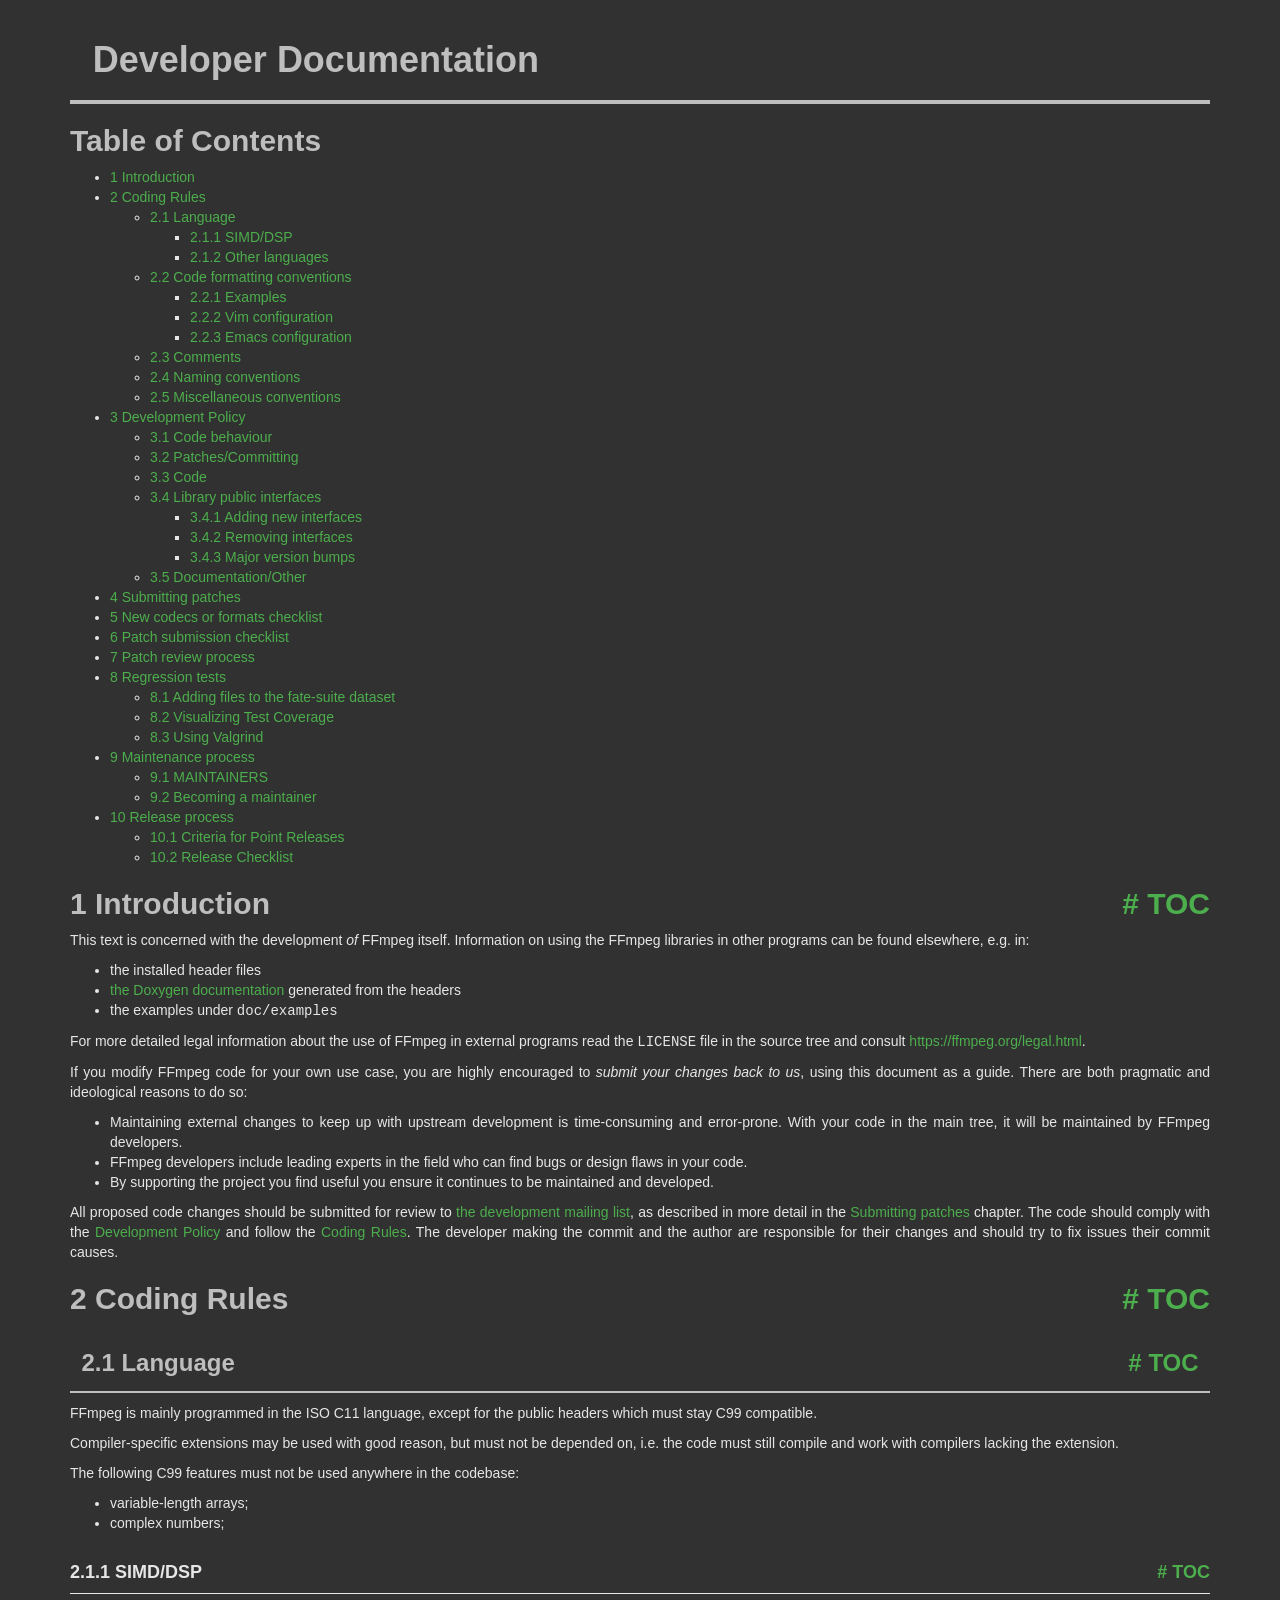
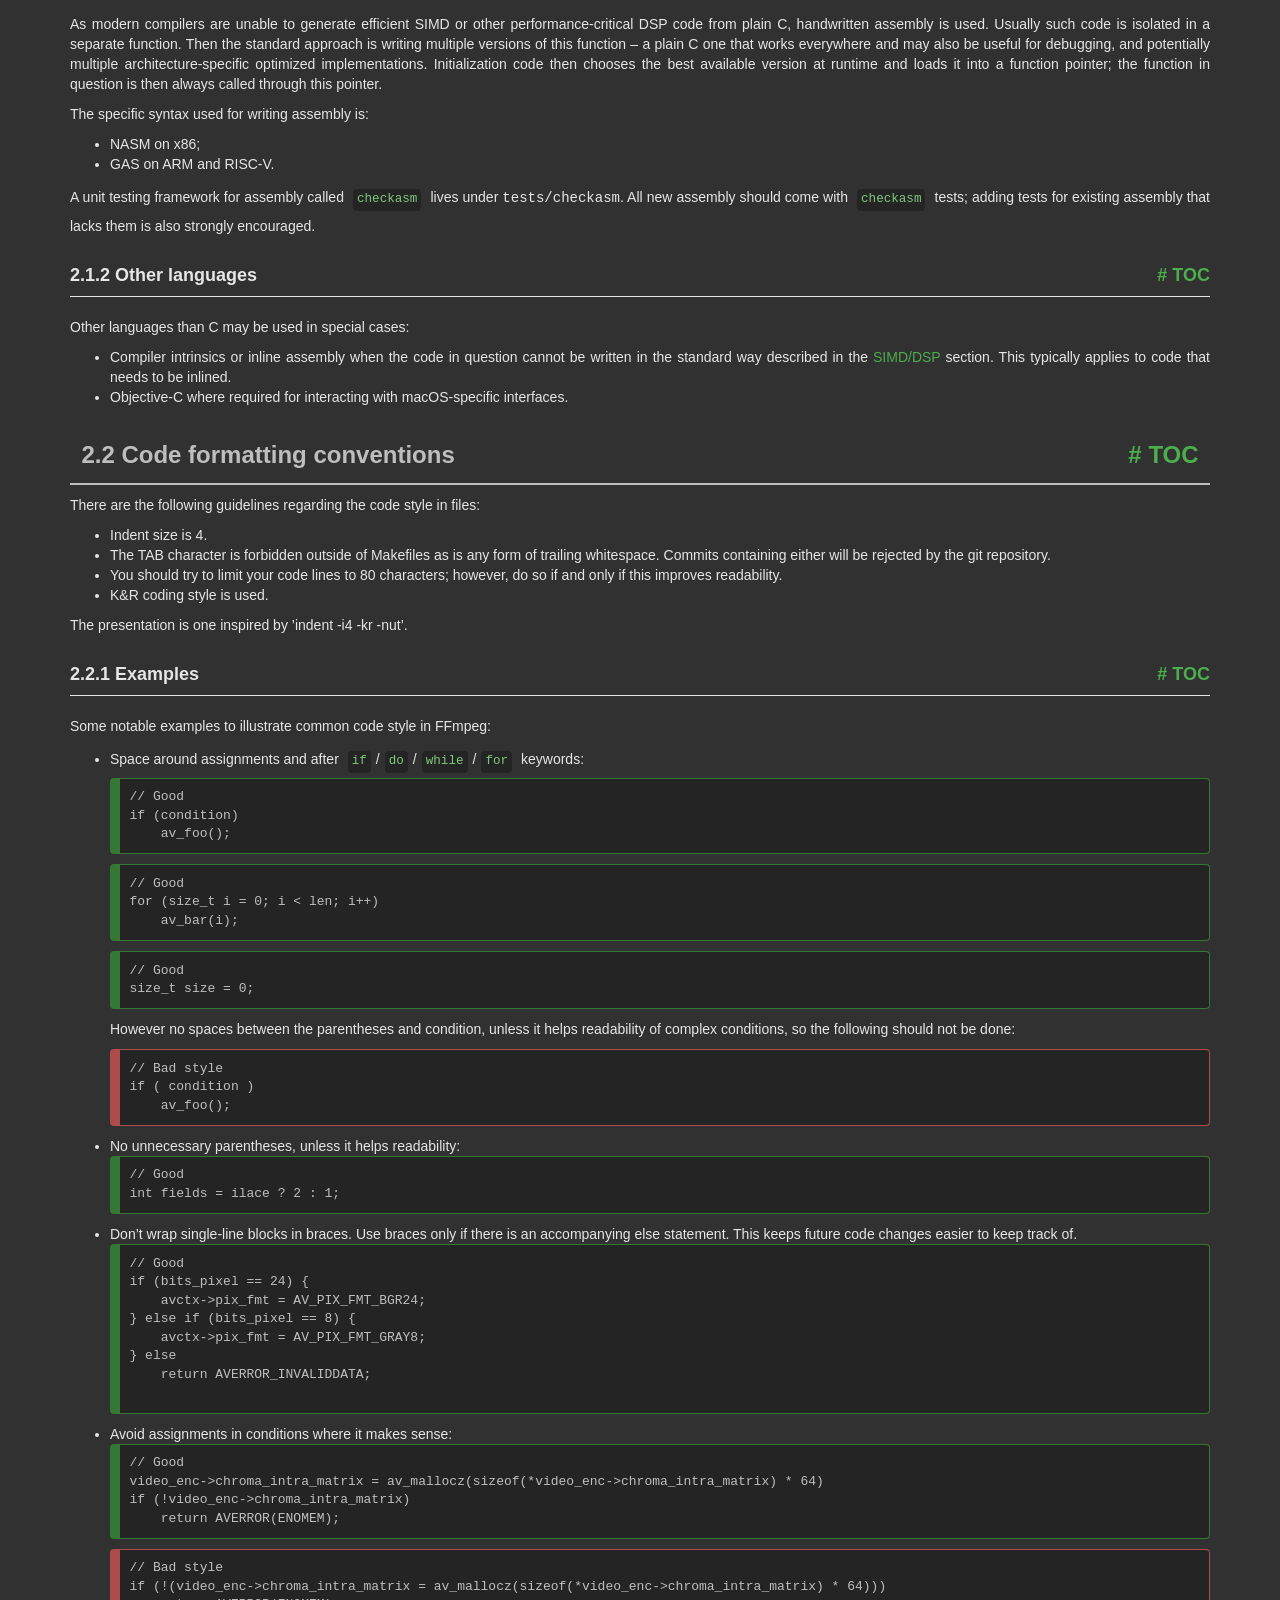
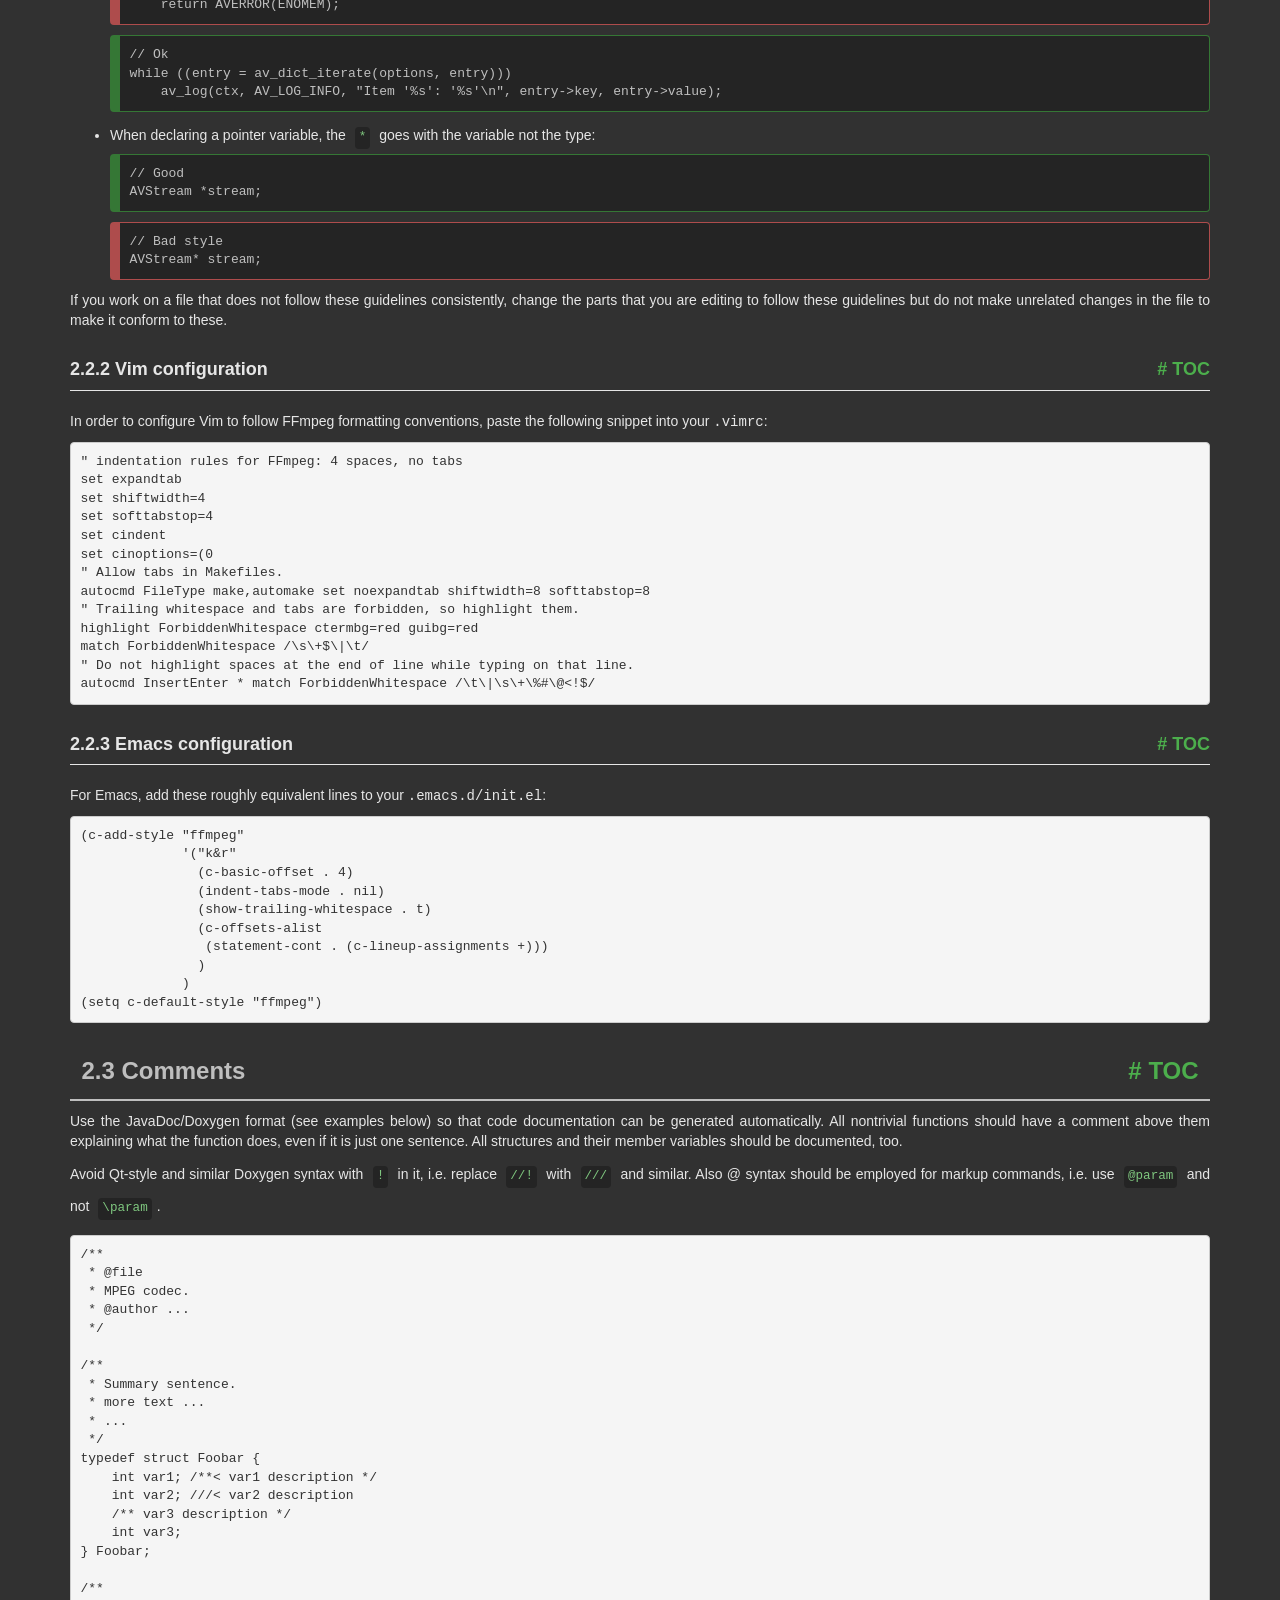
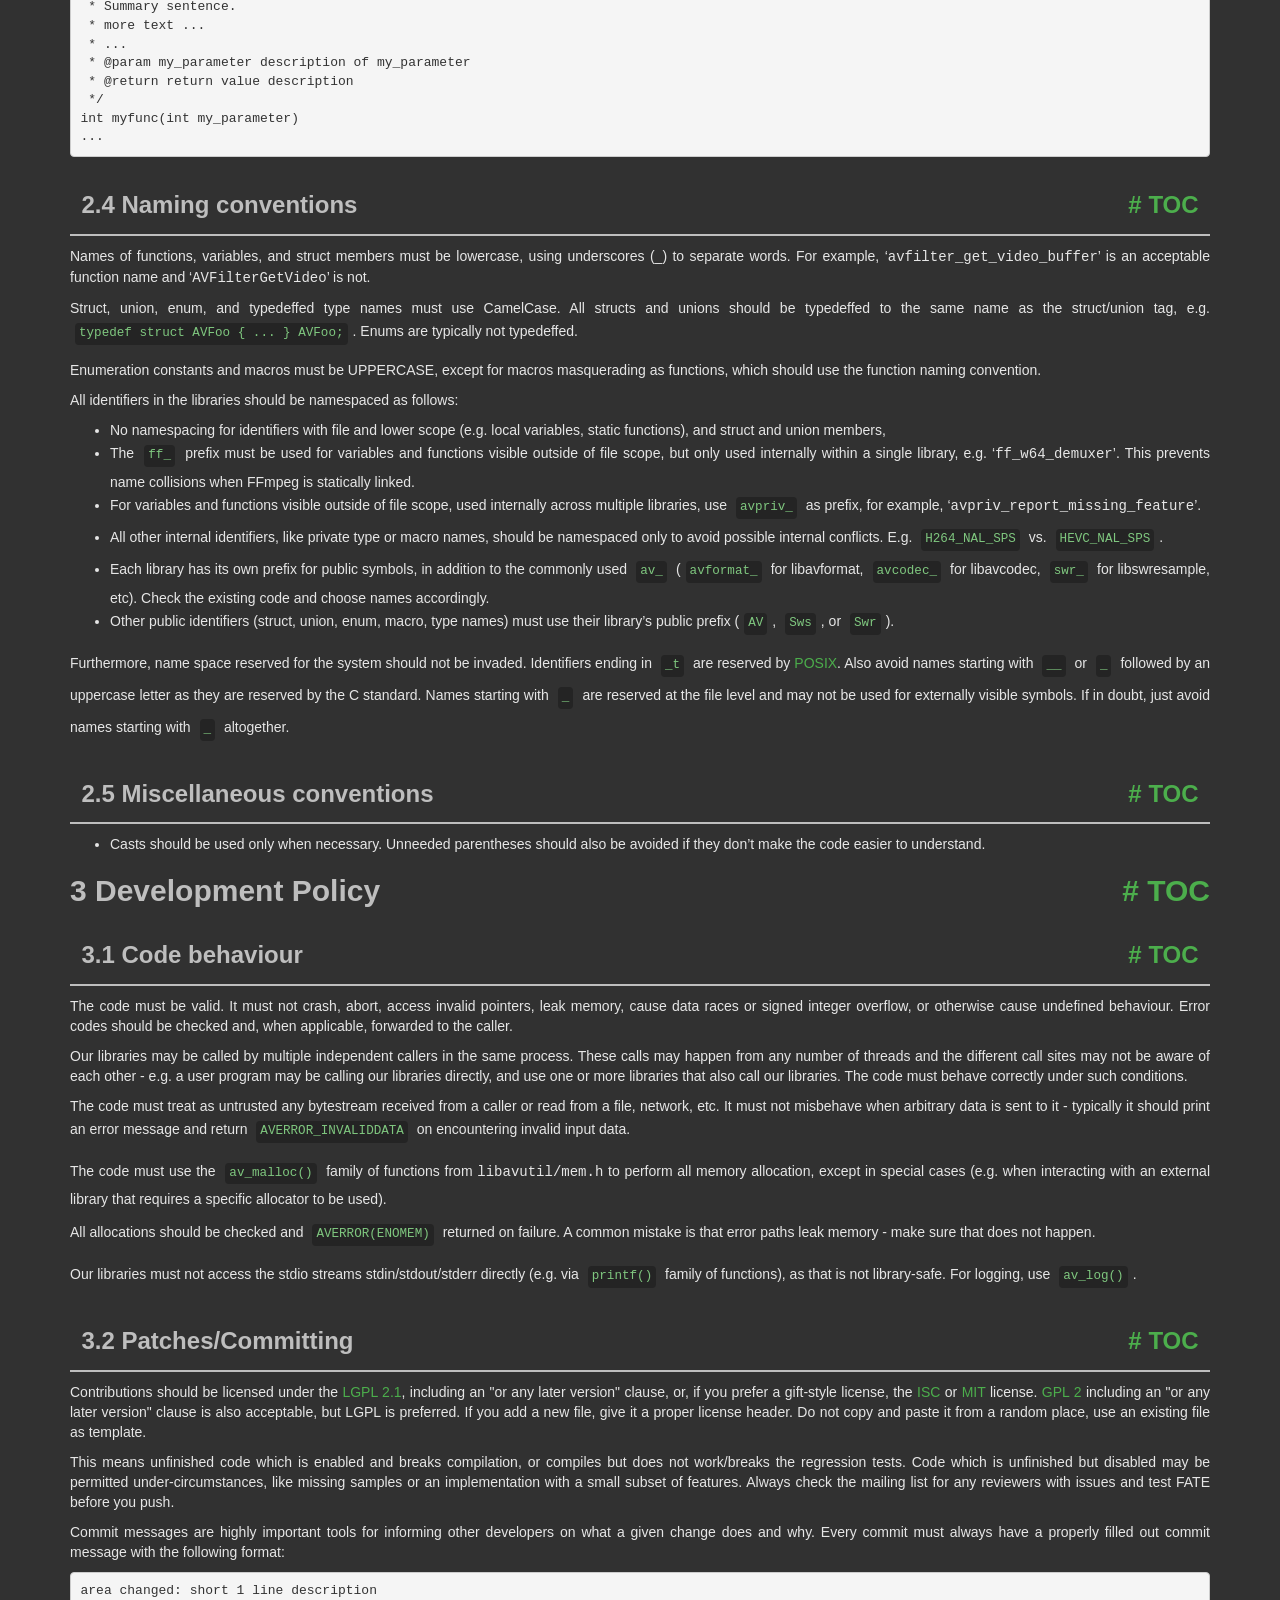
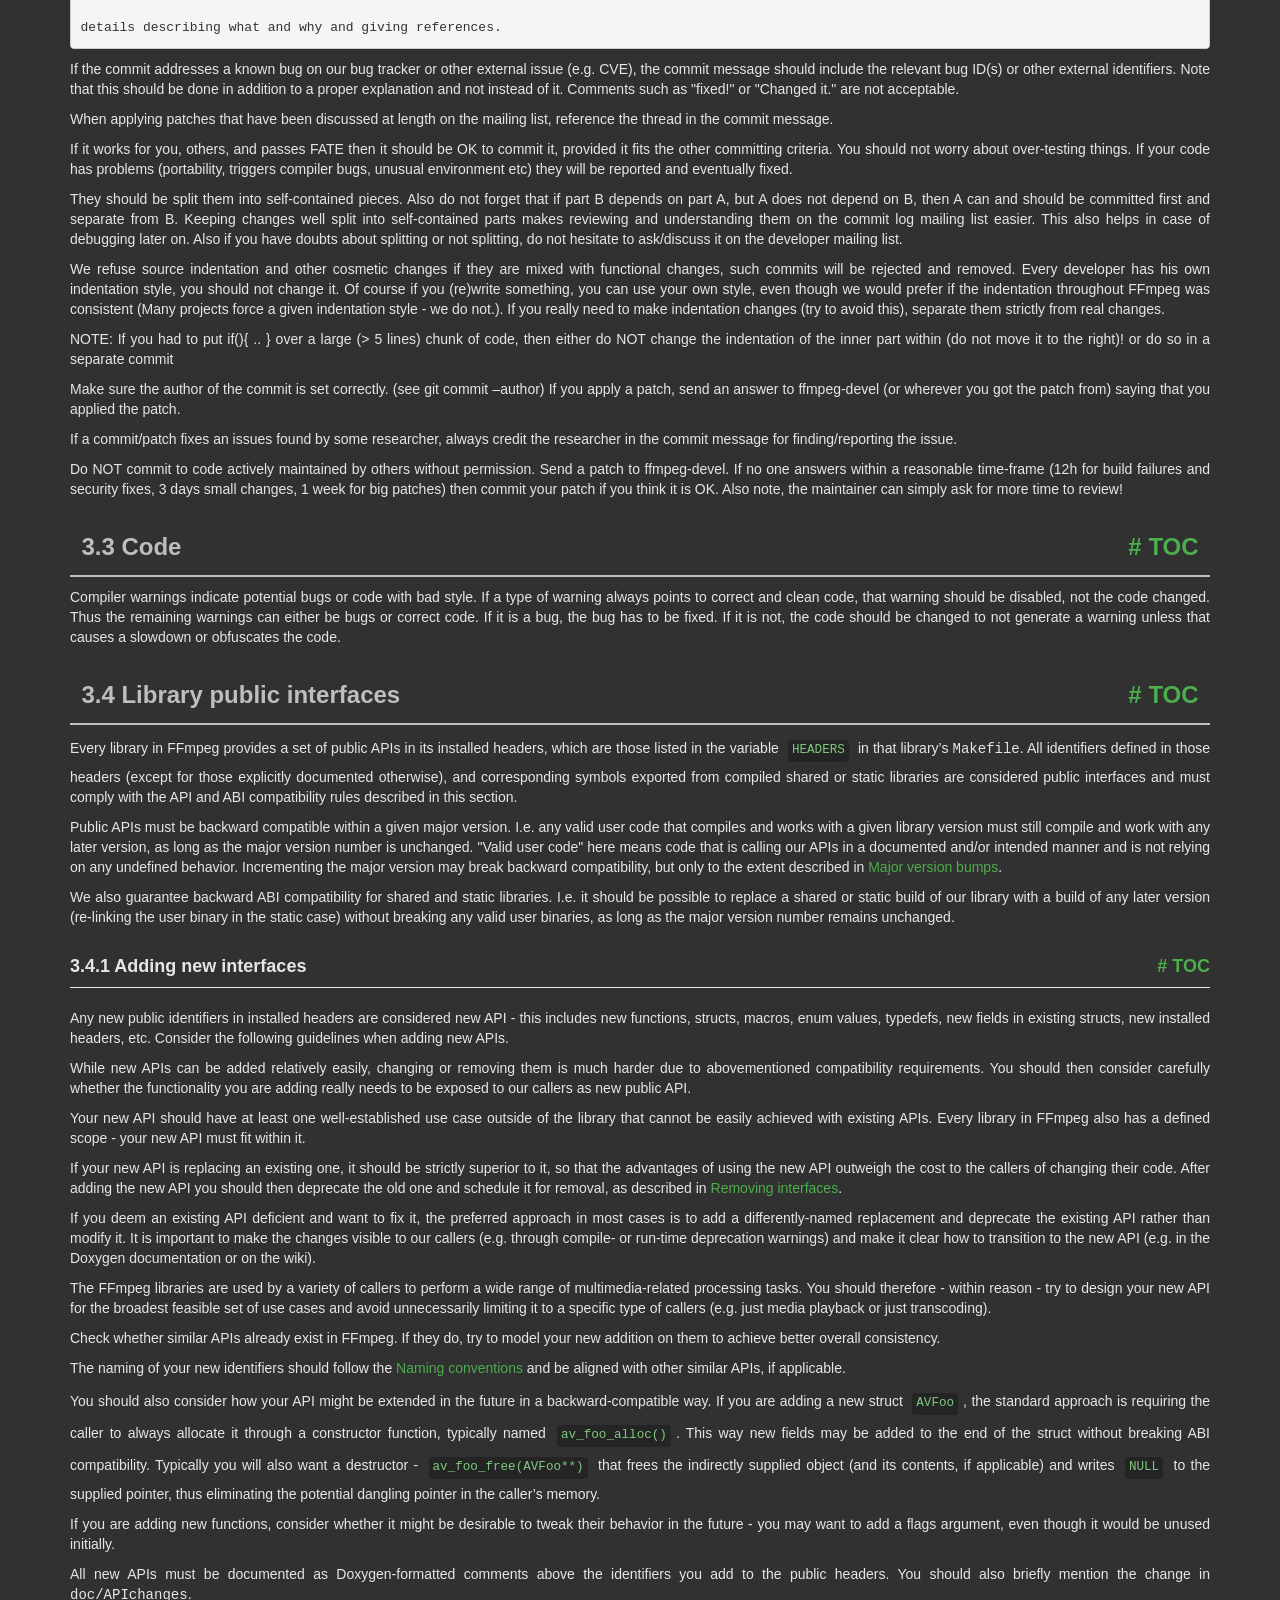
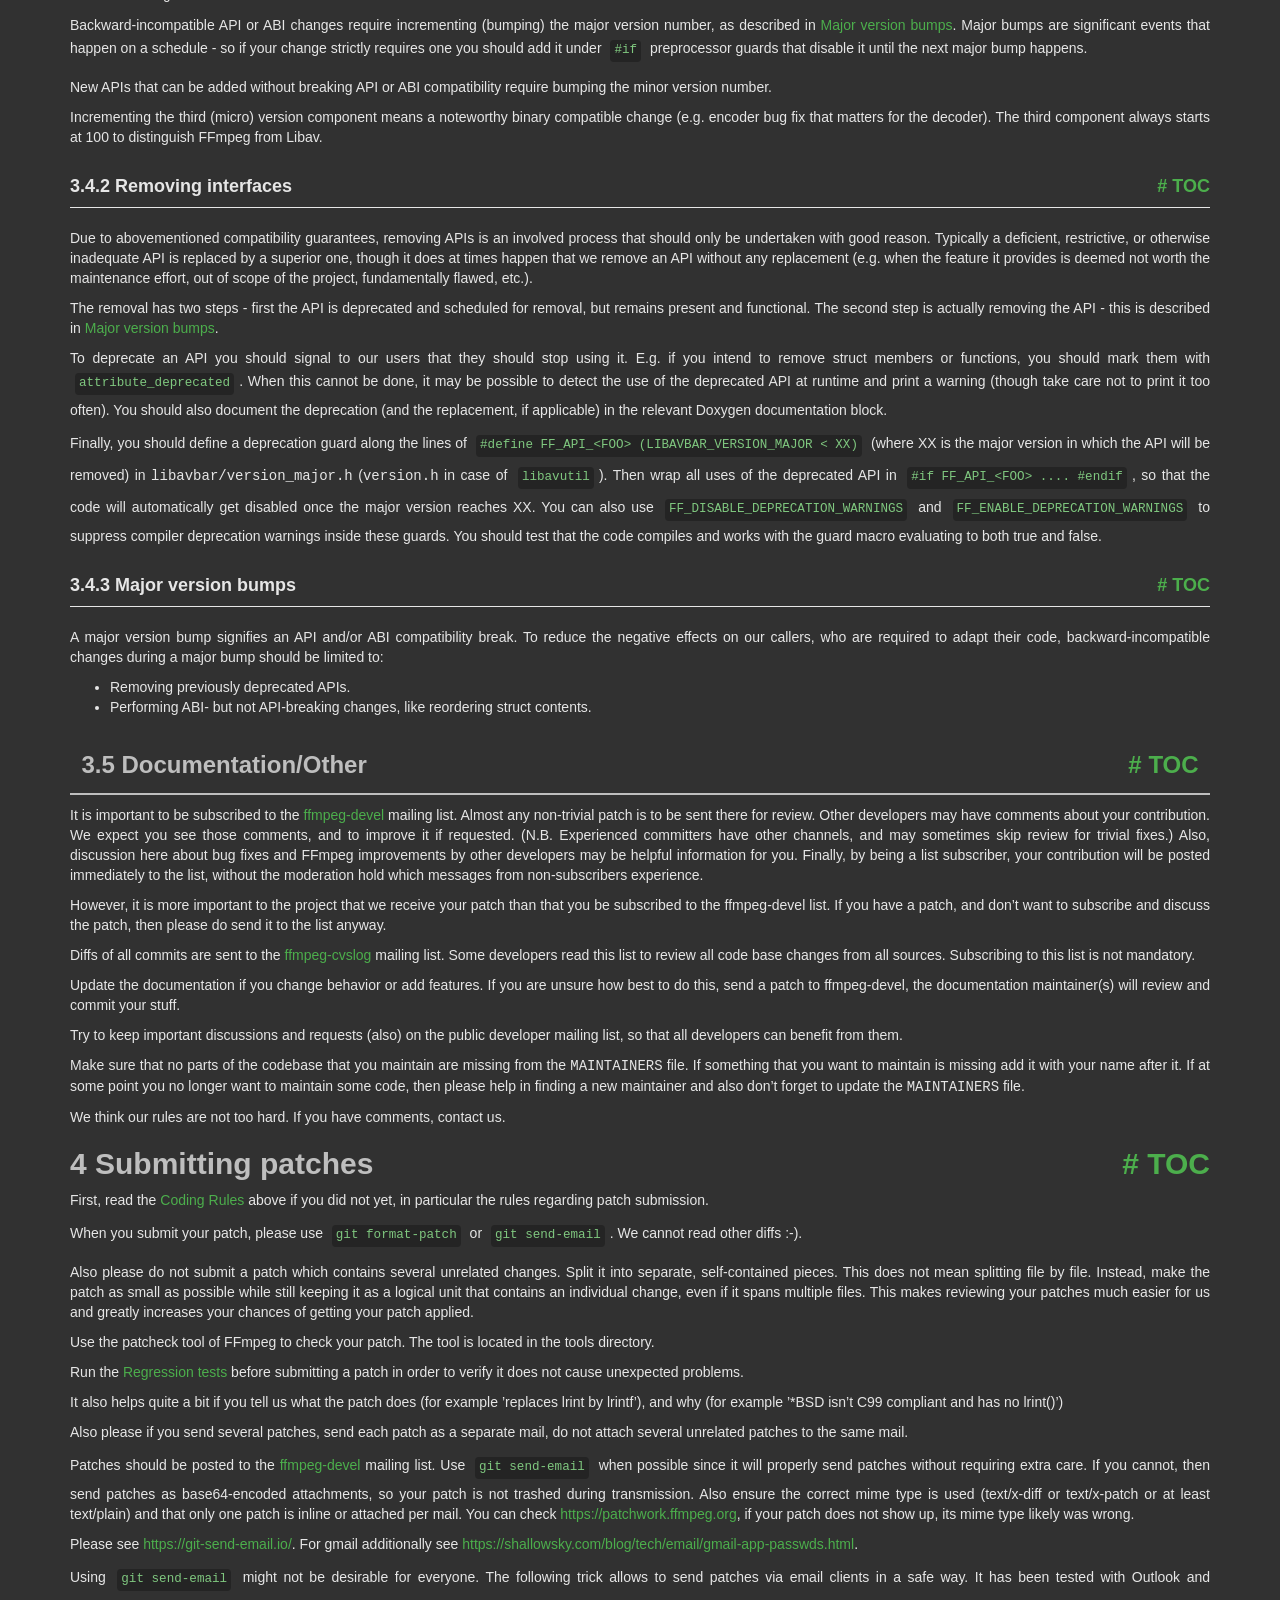
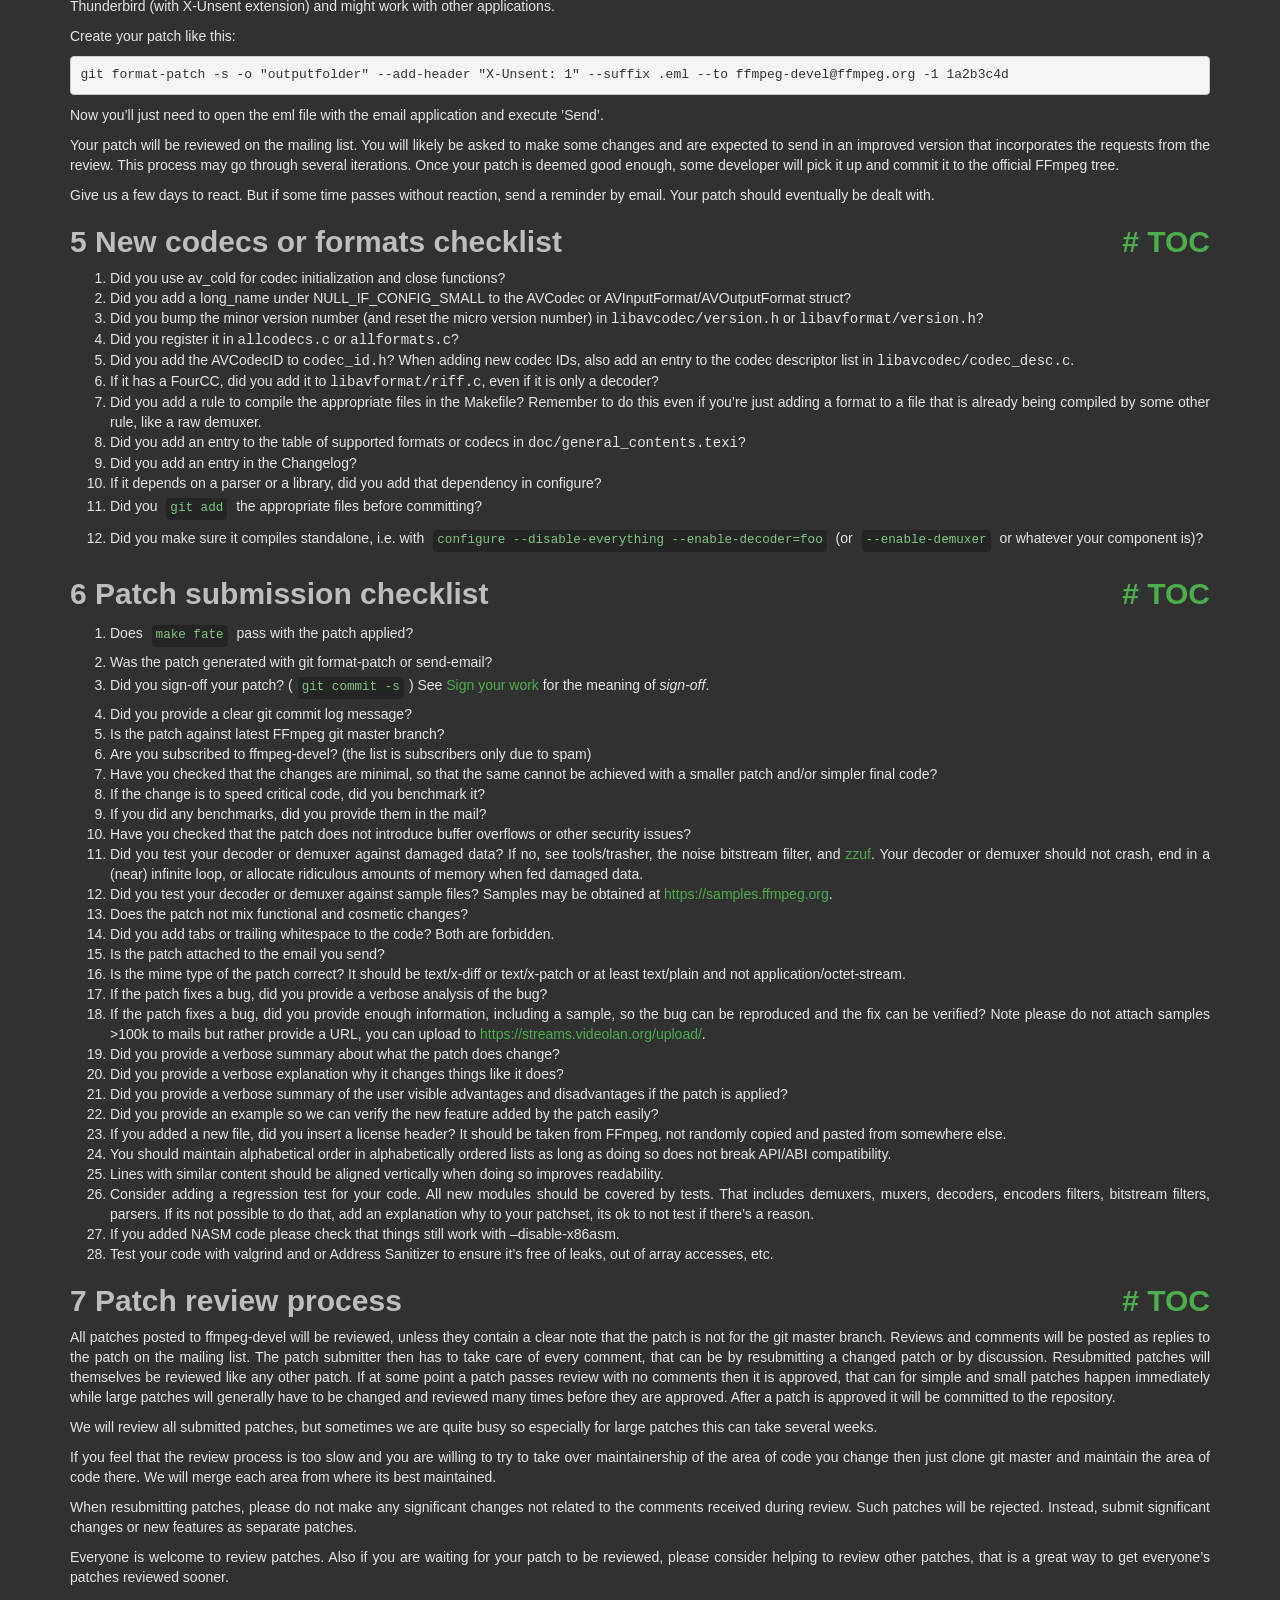
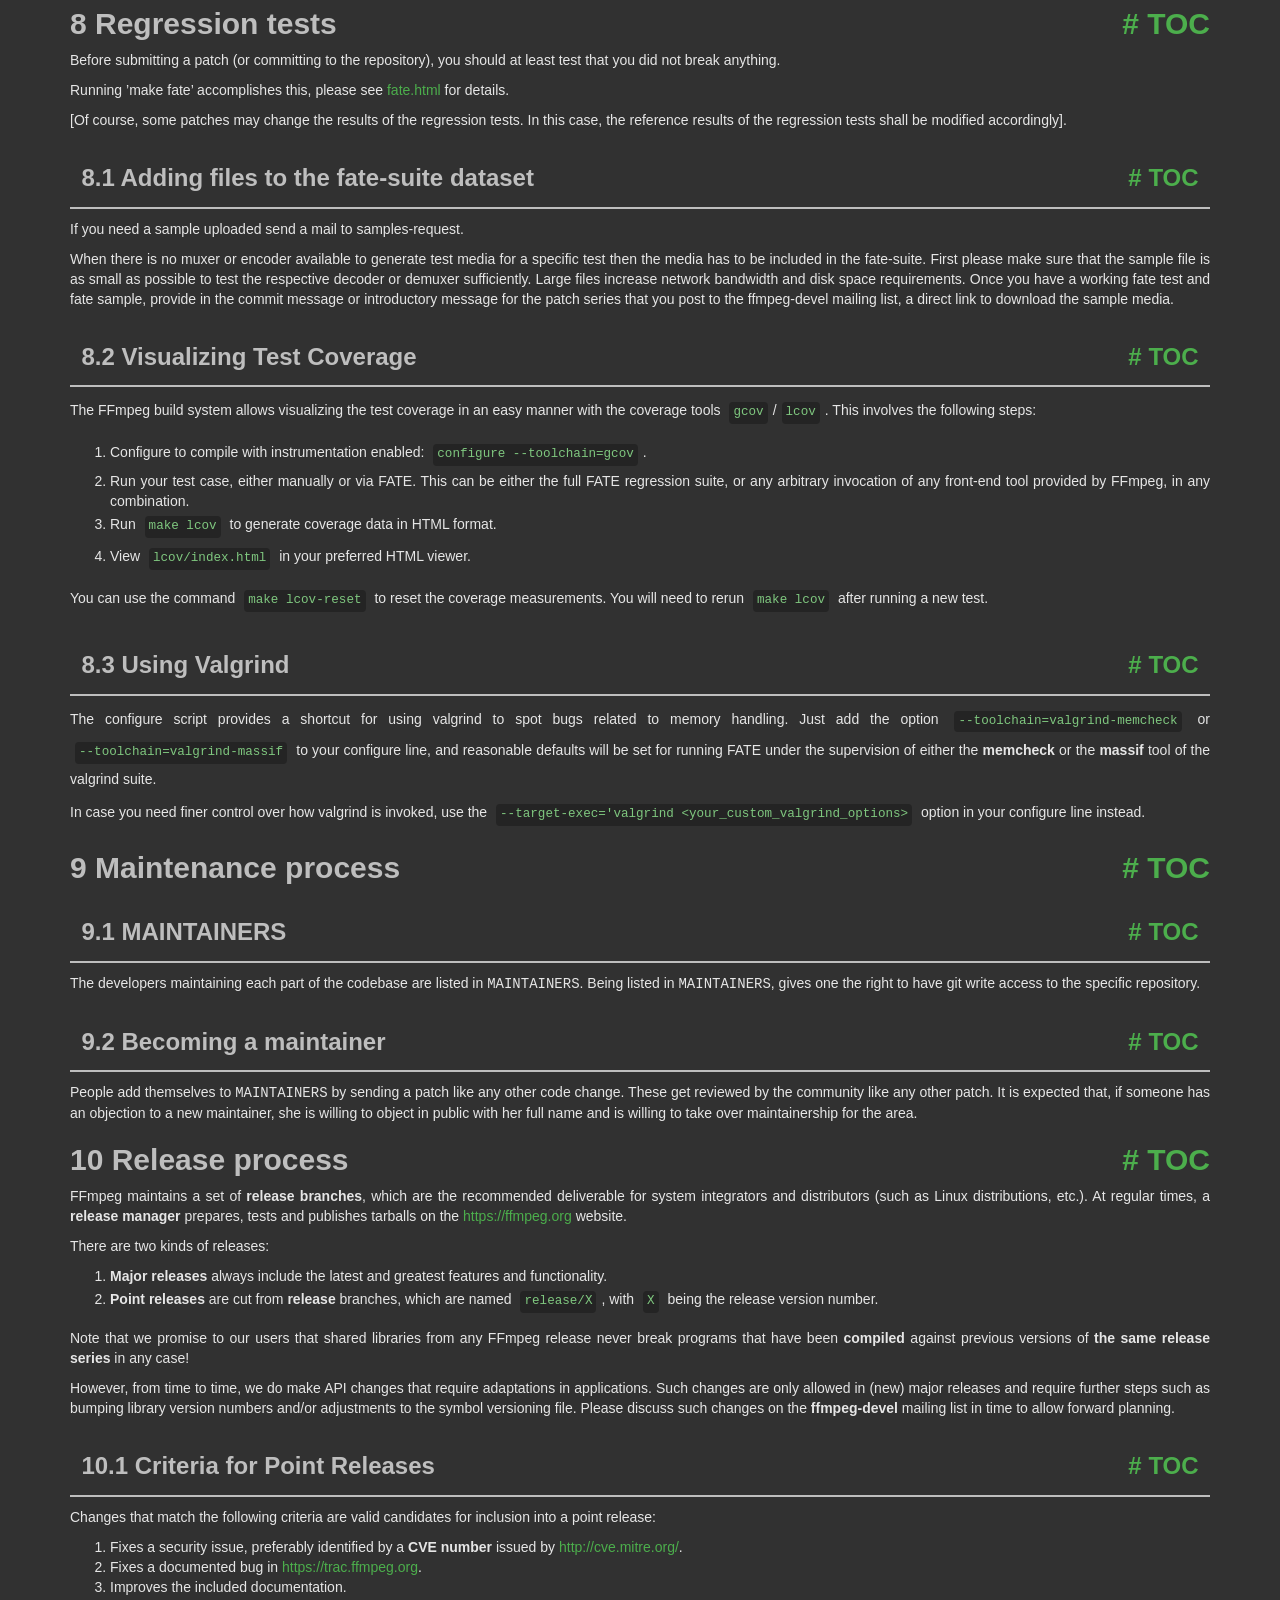
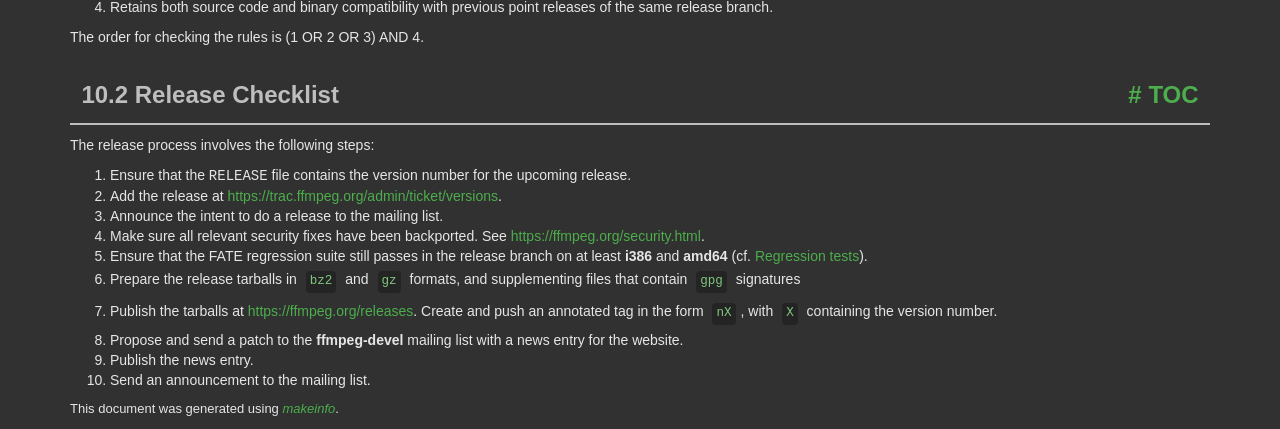
<file: ffmpeg-2025-12-31-git-38e89fe502-full_build/doc/developer.html>
<!DOCTYPE html PUBLIC "-//W3C//DTD HTML 4.01 Transitional//EN" "http://www.w3.org/TR/html4/loose.dtd">
<html>
<!-- Created by GNU Texinfo 7.2, https://www.gnu.org/software/texinfo/ -->
  <head>
    <meta charset="utf-8">
    <title>
      Developer Documentation
    </title>
    <meta name="viewport" content="width=device-width,initial-scale=1.0">
    <link rel="stylesheet" type="text/css" href="bootstrap.min.css">
    <link rel="stylesheet" type="text/css" href="style.min.css">
  </head>
  <body>
    <div class="container">
      <h1>
      Developer Documentation
      </h1>


<a name="SEC_Top"></a>

<div class="region-contents" id="SEC_Contents">
<h2 class="contents-heading">Table of Contents</h2>

<div class="contents">

<ul class="toc-numbered-mark">
  <li><a id="toc-Introduction" href="#Introduction">1 Introduction</a></li>
  <li><a id="toc-Coding-Rules" href="#Coding-Rules-1">2 Coding Rules</a>
  <ul class="toc-numbered-mark">
    <li><a id="toc-Language" href="#Language">2.1 Language</a>
    <ul class="toc-numbered-mark">
      <li><a id="toc-SIMD_002fDSP" href="#SIMD_002fDSP-1">2.1.1 SIMD/DSP</a></li>
      <li><a id="toc-Other-languages" href="#Other-languages">2.1.2 Other languages</a></li>
    </ul></li>
    <li><a id="toc-Code-formatting-conventions" href="#Code-formatting-conventions">2.2 Code formatting conventions</a>
    <ul class="toc-numbered-mark">
      <li><a id="toc-Examples" href="#Examples">2.2.1 Examples</a></li>
      <li><a id="toc-Vim-configuration" href="#Vim-configuration">2.2.2 Vim configuration</a></li>
      <li><a id="toc-Emacs-configuration" href="#Emacs-configuration">2.2.3 Emacs configuration</a></li>
    </ul></li>
    <li><a id="toc-Comments" href="#Comments">2.3 Comments</a></li>
    <li><a id="toc-Naming-conventions" href="#Naming-conventions-1">2.4 Naming conventions</a></li>
    <li><a id="toc-Miscellaneous-conventions" href="#Miscellaneous-conventions">2.5 Miscellaneous conventions</a></li>
  </ul></li>
  <li><a id="toc-Development-Policy" href="#Development-Policy-1">3 Development Policy</a>
  <ul class="toc-numbered-mark">
    <li><a id="toc-Code-behaviour" href="#Code-behaviour">3.1 Code behaviour</a></li>
    <li><a id="toc-Patches_002fCommitting" href="#Patches_002fCommitting">3.2 Patches/Committing</a></li>
    <li><a id="toc-Code" href="#Code">3.3 Code</a></li>
    <li><a id="toc-Library-public-interfaces" href="#Library-public-interfaces">3.4 Library public interfaces</a>
    <ul class="toc-numbered-mark">
      <li><a id="toc-Adding-new-interfaces" href="#Adding-new-interfaces">3.4.1 Adding new interfaces</a></li>
      <li><a id="toc-Removing-interfaces" href="#Removing-interfaces-1">3.4.2 Removing interfaces</a></li>
      <li><a id="toc-Major-version-bumps" href="#Major-version-bumps-1">3.4.3 Major version bumps</a></li>
    </ul></li>
    <li><a id="toc-Documentation_002fOther" href="#Documentation_002fOther">3.5 Documentation/Other</a></li>
  </ul></li>
  <li><a id="toc-Submitting-patches" href="#Submitting-patches-1">4 Submitting patches</a></li>
  <li><a id="toc-New-codecs-or-formats-checklist" href="#New-codecs-or-formats-checklist">5 New codecs or formats checklist</a></li>
  <li><a id="toc-Patch-submission-checklist" href="#Patch-submission-checklist">6 Patch submission checklist</a></li>
  <li><a id="toc-Patch-review-process" href="#Patch-review-process">7 Patch review process</a></li>
  <li><a id="toc-Regression-tests" href="#Regression-tests-1">8 Regression tests</a>
  <ul class="toc-numbered-mark">
    <li><a id="toc-Adding-files-to-the-fate_002dsuite-dataset" href="#Adding-files-to-the-fate_002dsuite-dataset">8.1 Adding files to the fate-suite dataset</a></li>
    <li><a id="toc-Visualizing-Test-Coverage" href="#Visualizing-Test-Coverage">8.2 Visualizing Test Coverage</a></li>
    <li><a id="toc-Using-Valgrind" href="#Using-Valgrind">8.3 Using Valgrind</a></li>
  </ul></li>
  <li><a id="toc-Maintenance-process" href="#Maintenance-process">9 Maintenance process</a>
  <ul class="toc-numbered-mark">
    <li><a id="toc-MAINTAINERS" href="#MAINTAINERS-1">9.1 MAINTAINERS</a></li>
    <li><a id="toc-Becoming-a-maintainer" href="#Becoming-a-maintainer-1">9.2 Becoming a maintainer</a></li>
  </ul></li>
  <li><a id="toc-Release-process" href="#Release-process-1">10 Release process</a>
  <ul class="toc-numbered-mark">
    <li><a id="toc-Criteria-for-Point-Releases" href="#Criteria-for-Point-Releases-1">10.1 Criteria for Point Releases</a></li>
    <li><a id="toc-Release-Checklist" href="#Release-Checklist">10.2 Release Checklist</a></li>
  </ul></li>
</ul>
</div>
</div>

<a name="Introduction"></a>
<h2 class="chapter">1 Introduction<span class="pull-right"><a class="anchor hidden-xs" href="#Introduction" aria-hidden="true">#</a> <a class="anchor hidden-xs"href="#toc-Introduction" aria-hidden="true">TOC</a></span></h2>

<p>This text is concerned with the development <em class="emph">of</em> FFmpeg itself. Information
on using the FFmpeg libraries in other programs can be found elsewhere, e.g. in:
</p><ul class="itemize mark-bullet">
<li>the installed header files
</li><li><a class="url" href="http://ffmpeg.org/doxygen/trunk/index.html">the Doxygen documentation</a>
generated from the headers
</li><li>the examples under <samp class="file">doc/examples</samp>
</li></ul>

<p>For more detailed legal information about the use of FFmpeg in
external programs read the <samp class="file">LICENSE</samp> file in the source tree and
consult <a class="url" href="https://ffmpeg.org/legal.html">https://ffmpeg.org/legal.html</a>.
</p>
<p>If you modify FFmpeg code for your own use case, you are highly encouraged to
<em class="emph">submit your changes back to us</em>, using this document as a guide. There are
both pragmatic and ideological reasons to do so:
</p><ul class="itemize mark-bullet">
<li>Maintaining external changes to keep up with upstream development is
time-consuming and error-prone. With your code in the main tree, it will be
maintained by FFmpeg developers.
</li><li>FFmpeg developers include leading experts in the field who can find bugs or
design flaws in your code.
</li><li>By supporting the project you find useful you ensure it continues to be
maintained and developed.
</li></ul>

<p>All proposed code changes should be submitted for review to
<a class="url" href="mailto:ffmpeg-devel@ffmpeg.org">the development mailing list</a>, as
described in more detail in the <a class="ref" href="#Submitting-patches">Submitting patches</a> chapter. The code
should comply with the <a class="ref" href="#Development-Policy">Development Policy</a> and follow the <a class="ref" href="#Coding-Rules">Coding Rules</a>.
The developer making the commit and the author are responsible for their changes
and should try to fix issues their commit causes.
</p>
<a class="anchor" id="Coding-Rules"></a><a name="Coding-Rules-1"></a>
<h2 class="chapter">2 Coding Rules<span class="pull-right"><a class="anchor hidden-xs" href="#Coding-Rules" aria-hidden="true">#</a> <a class="anchor hidden-xs"href="#toc-Coding-Rules" aria-hidden="true">TOC</a></span></h2>

<a name="Language"></a>
<h3 class="section">2.1 Language<span class="pull-right"><a class="anchor hidden-xs" href="#Language" aria-hidden="true">#</a> <a class="anchor hidden-xs"href="#toc-Language" aria-hidden="true">TOC</a></span></h3>

<p>FFmpeg is mainly programmed in the ISO C11 language, except for the public
headers which must stay C99 compatible.
</p>
<p>Compiler-specific extensions may be used with good reason, but must not be
depended on, i.e. the code must still compile and work with compilers lacking
the extension.
</p>
<p>The following C99 features must not be used anywhere in the codebase:
</p><ul class="itemize mark-bullet">
<li>variable-length arrays;

</li><li>complex numbers;
</li></ul>

<a name="SIMD_002fDSP-1"></a>
<h4 class="subsection">2.1.1 SIMD/DSP<span class="pull-right"><a class="anchor hidden-xs" href="#SIMD_002fDSP" aria-hidden="true">#</a> <a class="anchor hidden-xs"href="#toc-SIMD_002fDSP" aria-hidden="true">TOC</a></span></h4>
<a class="anchor" id="SIMD_002fDSP"></a>
<p>As modern compilers are unable to generate efficient SIMD or other
performance-critical DSP code from plain C, handwritten assembly is used.
Usually such code is isolated in a separate function. Then the standard approach
is writing multiple versions of this function – a plain C one that works
everywhere and may also be useful for debugging, and potentially multiple
architecture-specific optimized implementations. Initialization code then
chooses the best available version at runtime and loads it into a function
pointer; the function in question is then always called through this pointer.
</p>
<p>The specific syntax used for writing assembly is:
</p><ul class="itemize mark-bullet">
<li>NASM on x86;

</li><li>GAS on ARM and RISC-V.
</li></ul>

<p>A unit testing framework for assembly called <code class="code">checkasm</code> lives under
<samp class="file">tests/checkasm</samp>. All new assembly should come with <code class="code">checkasm</code> tests;
adding tests for existing assembly that lacks them is also strongly encouraged.
</p>
<a name="Other-languages"></a>
<h4 class="subsection">2.1.2 Other languages<span class="pull-right"><a class="anchor hidden-xs" href="#Other-languages" aria-hidden="true">#</a> <a class="anchor hidden-xs"href="#toc-Other-languages" aria-hidden="true">TOC</a></span></h4>

<p>Other languages than C may be used in special cases:
</p><ul class="itemize mark-bullet">
<li>Compiler intrinsics or inline assembly when the code in question cannot be
written in the standard way described in the <a class="ref" href="#SIMD_002fDSP">SIMD/DSP</a> section. This
typically applies to code that needs to be inlined.

</li><li>Objective-C where required for interacting with macOS-specific interfaces.
</li></ul>

<a name="Code-formatting-conventions"></a>
<h3 class="section">2.2 Code formatting conventions<span class="pull-right"><a class="anchor hidden-xs" href="#Code-formatting-conventions" aria-hidden="true">#</a> <a class="anchor hidden-xs"href="#toc-Code-formatting-conventions" aria-hidden="true">TOC</a></span></h3>

<p>There are the following guidelines regarding the code style in files:
</p>
<ul class="itemize mark-bullet">
<li>Indent size is 4.

</li><li>The TAB character is forbidden outside of Makefiles as is any
form of trailing whitespace. Commits containing either will be
rejected by the git repository.

</li><li>You should try to limit your code lines to 80 characters; however, do so if
and only if this improves readability.

</li><li>K&amp;R coding style is used.
</li></ul>
<p>The presentation is one inspired by &rsquo;indent -i4 -kr -nut&rsquo;.
</p>
<a name="Examples"></a>
<h4 class="subsection">2.2.1 Examples<span class="pull-right"><a class="anchor hidden-xs" href="#Examples" aria-hidden="true">#</a> <a class="anchor hidden-xs"href="#toc-Examples" aria-hidden="true">TOC</a></span></h4>
<p>Some notable examples to illustrate common code style in FFmpeg:
</p>
<ul class="itemize mark-bullet">
<li>Space around assignments and after
<code class="code">if</code>/<code class="code">do</code>/<code class="code">while</code>/<code class="code">for</code> keywords:

<div class="example user-c user-good">
<pre class="example-preformatted">// Good
if (condition)
    av_foo();
</pre></div>

<div class="example user-c user-good">
<pre class="example-preformatted">// Good
for (size_t i = 0; i &lt; len; i++)
    av_bar(i);
</pre></div>

<div class="example user-c user-good">
<pre class="example-preformatted">// Good
size_t size = 0;
</pre></div>

<p>However no spaces between the parentheses and condition, unless it helps
readability of complex conditions, so the following should not be done:
</p>
<div class="example user-c user-bad">
<pre class="example-preformatted">// Bad style
if ( condition )
    av_foo();
</pre></div>

</li><li>No unnecessary parentheses, unless it helps readability:

<div class="example user-c user-good">
<pre class="example-preformatted">// Good
int fields = ilace ? 2 : 1;
</pre></div>

</li><li>Don&rsquo;t wrap single-line blocks in braces. Use braces only if there is an accompanying else statement. This keeps future code changes easier to keep track of.

<div class="example user-c user-good">
<pre class="example-preformatted">// Good
if (bits_pixel == 24) {
    avctx-&gt;pix_fmt = AV_PIX_FMT_BGR24;
} else if (bits_pixel == 8) {
    avctx-&gt;pix_fmt = AV_PIX_FMT_GRAY8;
} else
    return AVERROR_INVALIDDATA;

</pre></div>

</li><li>Avoid assignments in conditions where it makes sense:

<div class="example user-c user-good">
<pre class="example-preformatted">// Good
video_enc-&gt;chroma_intra_matrix = av_mallocz(sizeof(*video_enc-&gt;chroma_intra_matrix) * 64)
if (!video_enc-&gt;chroma_intra_matrix)
    return AVERROR(ENOMEM);
</pre></div>

<div class="example user-c user-bad">
<pre class="example-preformatted">// Bad style
if (!(video_enc-&gt;chroma_intra_matrix = av_mallocz(sizeof(*video_enc-&gt;chroma_intra_matrix) * 64)))
    return AVERROR(ENOMEM);
</pre></div>

<div class="example user-c user-good">
<pre class="example-preformatted">// Ok
while ((entry = av_dict_iterate(options, entry)))
    av_log(ctx, AV_LOG_INFO, &quot;Item '%s': '%s'\n&quot;, entry-&gt;key, entry-&gt;value);
</pre></div>

</li><li>When declaring a pointer variable, the <code class="code">*</code> goes with the variable not the type:

<div class="example user-c user-good">
<pre class="example-preformatted">// Good
AVStream *stream;
</pre></div>

<div class="example user-c user-bad">
<pre class="example-preformatted">// Bad style
AVStream* stream;
</pre></div>

</li></ul>

<p>If you work on a file that does not follow these guidelines consistently,
change the parts that you are editing to follow these guidelines but do
not make unrelated changes in the file to make it conform to these.
</p>
<a name="Vim-configuration"></a>
<h4 class="subsection">2.2.2 Vim configuration<span class="pull-right"><a class="anchor hidden-xs" href="#Vim-configuration" aria-hidden="true">#</a> <a class="anchor hidden-xs"href="#toc-Vim-configuration" aria-hidden="true">TOC</a></span></h4>
<p>In order to configure Vim to follow FFmpeg formatting conventions, paste
the following snippet into your <samp class="file">.vimrc</samp>:
</p><div class="example">
<pre class="example-preformatted">&quot; indentation rules for FFmpeg: 4 spaces, no tabs
set expandtab
set shiftwidth=4
set softtabstop=4
set cindent
set cinoptions=(0
&quot; Allow tabs in Makefiles.
autocmd FileType make,automake set noexpandtab shiftwidth=8 softtabstop=8
&quot; Trailing whitespace and tabs are forbidden, so highlight them.
highlight ForbiddenWhitespace ctermbg=red guibg=red
match ForbiddenWhitespace /\s\+$\|\t/
&quot; Do not highlight spaces at the end of line while typing on that line.
autocmd InsertEnter * match ForbiddenWhitespace /\t\|\s\+\%#\@&lt;!$/
</pre></div>

<a name="Emacs-configuration"></a>
<h4 class="subsection">2.2.3 Emacs configuration<span class="pull-right"><a class="anchor hidden-xs" href="#Emacs-configuration" aria-hidden="true">#</a> <a class="anchor hidden-xs"href="#toc-Emacs-configuration" aria-hidden="true">TOC</a></span></h4>
<p>For Emacs, add these roughly equivalent lines to your <samp class="file">.emacs.d/init.el</samp>:
</p><div class="example lisp">
<pre class="lisp-preformatted">(c-add-style &quot;ffmpeg&quot;
             '(&quot;k&amp;r&quot;
               (c-basic-offset . 4)
               (indent-tabs-mode . nil)
               (show-trailing-whitespace . t)
               (c-offsets-alist
                (statement-cont . (c-lineup-assignments +)))
               )
             )
(setq c-default-style &quot;ffmpeg&quot;)
</pre></div>

<a name="Comments"></a>
<h3 class="section">2.3 Comments<span class="pull-right"><a class="anchor hidden-xs" href="#Comments" aria-hidden="true">#</a> <a class="anchor hidden-xs"href="#toc-Comments" aria-hidden="true">TOC</a></span></h3>
<p>Use the JavaDoc/Doxygen  format (see examples below) so that code documentation
can be generated automatically. All nontrivial functions should have a comment
above them explaining what the function does, even if it is just one sentence.
All structures and their member variables should be documented, too.
</p>
<p>Avoid Qt-style and similar Doxygen syntax with <code class="code">!</code> in it, i.e. replace
<code class="code">//!</code> with <code class="code">///</code> and similar.  Also @ syntax should be employed
for markup commands, i.e. use <code class="code">@param</code> and not <code class="code">\param</code>.
</p>
<div class="example">
<pre class="example-preformatted">/**
 * @file
 * MPEG codec.
 * @author ...
 */

/**
 * Summary sentence.
 * more text ...
 * ...
 */
typedef struct Foobar {
    int var1; /**&lt; var1 description */
    int var2; ///&lt; var2 description
    /** var3 description */
    int var3;
} Foobar;

/**
 * Summary sentence.
 * more text ...
 * ...
 * @param my_parameter description of my_parameter
 * @return return value description
 */
int myfunc(int my_parameter)
...
</pre></div>

<a class="anchor" id="Naming-conventions"></a><a name="Naming-conventions-1"></a>
<h3 class="section">2.4 Naming conventions<span class="pull-right"><a class="anchor hidden-xs" href="#Naming-conventions" aria-hidden="true">#</a> <a class="anchor hidden-xs"href="#toc-Naming-conventions" aria-hidden="true">TOC</a></span></h3>

<p>Names of functions, variables, and struct members must be lowercase, using
underscores (_) to separate words. For example, &lsquo;<samp class="samp">avfilter_get_video_buffer</samp>&rsquo;
is an acceptable function name and &lsquo;<samp class="samp">AVFilterGetVideo</samp>&rsquo; is not.
</p>
<p>Struct, union, enum, and typedeffed type names must use CamelCase. All structs
and unions should be typedeffed to the same name as the struct/union tag, e.g.
<code class="code">typedef struct AVFoo { ... } AVFoo;</code>. Enums are typically not
typedeffed.
</p>
<p>Enumeration constants and macros must be UPPERCASE, except for macros
masquerading as functions, which should use the function naming convention.
</p>
<p>All identifiers in the libraries should be namespaced as follows:
</p><ul class="itemize mark-bullet">
<li>No namespacing for identifiers with file and lower scope (e.g. local variables,
static functions), and struct and union members,

</li><li>The <code class="code">ff_</code> prefix must be used for variables and functions visible outside
of file scope, but only used internally within a single library, e.g.
&lsquo;<samp class="samp">ff_w64_demuxer</samp>&rsquo;. This prevents name collisions when FFmpeg is statically
linked.

</li><li>For variables and functions visible outside of file scope, used internally
across multiple libraries, use <code class="code">avpriv_</code> as prefix, for example,
&lsquo;<samp class="samp">avpriv_report_missing_feature</samp>&rsquo;.

</li><li>All other internal identifiers, like private type or macro names, should be
namespaced only to avoid possible internal conflicts. E.g. <code class="code">H264_NAL_SPS</code>
vs. <code class="code">HEVC_NAL_SPS</code>.

</li><li>Each library has its own prefix for public symbols, in addition to the
commonly used <code class="code">av_</code> (<code class="code">avformat_</code> for libavformat,
<code class="code">avcodec_</code> for libavcodec, <code class="code">swr_</code> for libswresample, etc).
Check the existing code and choose names accordingly.

</li><li>Other public identifiers (struct, union, enum, macro, type names) must use their
library&rsquo;s public prefix (<code class="code">AV</code>, <code class="code">Sws</code>, or <code class="code">Swr</code>).
</li></ul>

<p>Furthermore, name space reserved for the system should not be invaded.
Identifiers ending in <code class="code">_t</code> are reserved by
<a class="url" href="http://pubs.opengroup.org/onlinepubs/007904975/functions/xsh_chap02_02.html#tag_02_02_02">POSIX</a>.
Also avoid names starting with <code class="code">__</code> or <code class="code">_</code> followed by an uppercase
letter as they are reserved by the C standard. Names starting with <code class="code">_</code>
are reserved at the file level and may not be used for externally visible
symbols. If in doubt, just avoid names starting with <code class="code">_</code> altogether.
</p>
<a name="Miscellaneous-conventions"></a>
<h3 class="section">2.5 Miscellaneous conventions<span class="pull-right"><a class="anchor hidden-xs" href="#Miscellaneous-conventions" aria-hidden="true">#</a> <a class="anchor hidden-xs"href="#toc-Miscellaneous-conventions" aria-hidden="true">TOC</a></span></h3>

<ul class="itemize mark-bullet">
<li>Casts should be used only when necessary. Unneeded parentheses
should also be avoided if they don&rsquo;t make the code easier to understand.
</li></ul>

<a class="anchor" id="Development-Policy"></a><a name="Development-Policy-1"></a>
<h2 class="chapter">3 Development Policy<span class="pull-right"><a class="anchor hidden-xs" href="#Development-Policy" aria-hidden="true">#</a> <a class="anchor hidden-xs"href="#toc-Development-Policy" aria-hidden="true">TOC</a></span></h2>

<a name="Code-behaviour"></a>
<h3 class="section">3.1 Code behaviour<span class="pull-right"><a class="anchor hidden-xs" href="#Code-behaviour" aria-hidden="true">#</a> <a class="anchor hidden-xs"href="#toc-Code-behaviour" aria-hidden="true">TOC</a></span></h3>

<a name="Correctness"></a>
<p>The code must be valid. It must not crash, abort, access invalid pointers, leak
memory, cause data races or signed integer overflow, or otherwise cause
undefined behaviour. Error codes should be checked and, when applicable,
forwarded to the caller.
</p>
<a name="Thread_002d-and-library_002dsafety"></a>
<p>Our libraries may be called by multiple independent callers in the same process.
These calls may happen from any number of threads and the different call sites
may not be aware of each other - e.g. a user program may be calling our
libraries directly, and use one or more libraries that also call our libraries.
The code must behave correctly under such conditions.
</p>
<a name="Robustness"></a>
<p>The code must treat as untrusted any bytestream received from a caller or read
from a file, network, etc. It must not misbehave when arbitrary data is sent to
it - typically it should print an error message and return
<code class="code">AVERROR_INVALIDDATA</code> on encountering invalid input data.
</p>
<a name="Memory-allocation"></a>
<p>The code must use the <code class="code">av_malloc()</code> family of functions from
<samp class="file">libavutil/mem.h</samp> to perform all memory allocation, except in special cases
(e.g. when interacting with an external library that requires a specific
allocator to be used).
</p>
<p>All allocations should be checked and <code class="code">AVERROR(ENOMEM)</code> returned on
failure. A common mistake is that error paths leak memory - make sure that does
not happen.
</p>
<a name="stdio"></a>
<p>Our libraries must not access the stdio streams stdin/stdout/stderr directly
(e.g. via <code class="code">printf()</code> family of functions), as that is not library-safe. For
logging, use <code class="code">av_log()</code>.
</p>
<a name="Patches_002fCommitting"></a>
<h3 class="section">3.2 Patches/Committing<span class="pull-right"><a class="anchor hidden-xs" href="#Patches_002fCommitting" aria-hidden="true">#</a> <a class="anchor hidden-xs"href="#toc-Patches_002fCommitting" aria-hidden="true">TOC</a></span></h3>
<a name="Licenses-for-patches-must-be-compatible-with-FFmpeg_002e"></a>
<p>Contributions should be licensed under the
<a class="uref" href="http://www.gnu.org/licenses/lgpl-2.1.html">LGPL 2.1</a>,
including an &quot;or any later version&quot; clause, or, if you prefer
a gift-style license, the
<a class="uref" href="http://opensource.org/licenses/isc-license.txt">ISC</a> or
<a class="uref" href="http://mit-license.org/">MIT</a> license.
<a class="uref" href="http://www.gnu.org/licenses/gpl-2.0.html">GPL 2</a> including
an &quot;or any later version&quot; clause is also acceptable, but LGPL is
preferred.
If you add a new file, give it a proper license header. Do not copy and
paste it from a random place, use an existing file as template.
</p>
<a name="You-must-not-commit-code-which-breaks-FFmpeg_0021"></a>
<p>This means unfinished code which is enabled and breaks compilation,
or compiles but does not work/breaks the regression tests. Code which
is unfinished but disabled may be permitted under-circumstances, like
missing samples or an implementation with a small subset of features.
Always check the mailing list for any reviewers with issues and test
FATE before you push.
</p>
<a name="Commit-messages"></a>
<p>Commit messages are highly important tools for informing other developers on
what a given change does and why. Every commit must always have a properly
filled out commit message with the following format:
</p><div class="example">
<pre class="example-preformatted">area changed: short 1 line description

details describing what and why and giving references.
</pre></div>

<p>If the commit addresses a known bug on our bug tracker or other external issue
(e.g. CVE), the commit message should include the relevant bug ID(s) or other
external identifiers. Note that this should be done in addition to a proper
explanation and not instead of it. Comments such as &quot;fixed!&quot; or &quot;Changed it.&quot;
are not acceptable.
</p>
<p>When applying patches that have been discussed at length on the mailing list,
reference the thread in the commit message.
</p>
<a name="Testing-must-be-adequate-but-not-excessive_002e"></a>
<p>If it works for you, others, and passes FATE then it should be OK to commit
it, provided it fits the other committing criteria. You should not worry about
over-testing things. If your code has problems (portability, triggers
compiler bugs, unusual environment etc) they will be reported and eventually
fixed.
</p>
<a name="Do-not-commit-unrelated-changes-together_002e"></a>
<p>They should be split them into self-contained pieces. Also do not forget
that if part B depends on part A, but A does not depend on B, then A can
and should be committed first and separate from B. Keeping changes well
split into self-contained parts makes reviewing and understanding them on
the commit log mailing list easier. This also helps in case of debugging
later on.
Also if you have doubts about splitting or not splitting, do not hesitate to
ask/discuss it on the developer mailing list.
</p>
<a name="Cosmetic-changes-should-be-kept-in-separate-patches_002e"></a>
<p>We refuse source indentation and other cosmetic changes if they are mixed
with functional changes, such commits will be rejected and removed. Every
developer has his own indentation style, you should not change it. Of course
if you (re)write something, you can use your own style, even though we would
prefer if the indentation throughout FFmpeg was consistent (Many projects
force a given indentation style - we do not.). If you really need to make
indentation changes (try to avoid this), separate them strictly from real
changes.
</p>
<p>NOTE: If you had to put if(){ .. } over a large (&gt; 5 lines) chunk of code,
then either do NOT change the indentation of the inner part within (do not
move it to the right)! or do so in a separate commit
</p>
<a name="Credit-the-author-of-the-patch_002e"></a>
<p>Make sure the author of the commit is set correctly. (see git commit &ndash;author)
If you apply a patch, send an
answer to ffmpeg-devel (or wherever you got the patch from) saying that
you applied the patch.
</p>
<a name="Credit-any-researchers"></a>
<p>If a commit/patch fixes an issues found by some researcher, always credit the
researcher in the commit message for finding/reporting the issue.
</p>
<a name="Always-wait-long-enough-before-pushing-changes"></a>
<p>Do NOT commit to code actively maintained by others without permission.
Send a patch to ffmpeg-devel. If no one answers within a reasonable
time-frame (12h for build failures and security fixes, 3 days small changes,
1 week for big patches) then commit your patch if you think it is OK.
Also note, the maintainer can simply ask for more time to review!
</p>
<a name="Code"></a>
<h3 class="section">3.3 Code<span class="pull-right"><a class="anchor hidden-xs" href="#Code" aria-hidden="true">#</a> <a class="anchor hidden-xs"href="#toc-Code" aria-hidden="true">TOC</a></span></h3>
<a name="Warnings-for-correct-code-may-be-disabled-if-there-is-no-other-option_002e"></a>
<p>Compiler warnings indicate potential bugs or code with bad style. If a type of
warning always points to correct and clean code, that warning should
be disabled, not the code changed.
Thus the remaining warnings can either be bugs or correct code.
If it is a bug, the bug has to be fixed. If it is not, the code should
be changed to not generate a warning unless that causes a slowdown
or obfuscates the code.
</p>
<a name="Library-public-interfaces"></a>
<h3 class="section">3.4 Library public interfaces<span class="pull-right"><a class="anchor hidden-xs" href="#Library-public-interfaces" aria-hidden="true">#</a> <a class="anchor hidden-xs"href="#toc-Library-public-interfaces" aria-hidden="true">TOC</a></span></h3>
<p>Every library in FFmpeg provides a set of public APIs in its installed headers,
which are those listed in the variable <code class="code">HEADERS</code> in that library&rsquo;s
<samp class="file">Makefile</samp>. All identifiers defined in those headers (except for those
explicitly documented otherwise), and corresponding symbols exported from
compiled shared or static libraries are considered public interfaces and must
comply with the API and ABI compatibility rules described in this section.
</p>
<p>Public APIs must be backward compatible within a given major version. I.e. any
valid user code that compiles and works with a given library version must still
compile and work with any later version, as long as the major version number is
unchanged. &quot;Valid user code&quot; here means code that is calling our APIs in a
documented and/or intended manner and is not relying on any undefined behavior.
Incrementing the major version may break backward compatibility, but only to the
extent described in <a class="ref" href="#Major-version-bumps">Major version bumps</a>.
</p>
<p>We also guarantee backward ABI compatibility for shared and static libraries.
I.e. it should be possible to replace a shared or static build of our library
with a build of any later version (re-linking the user binary in the static
case) without breaking any valid user binaries, as long as the major version
number remains unchanged.
</p>
<a name="Adding-new-interfaces"></a>
<h4 class="subsection">3.4.1 Adding new interfaces<span class="pull-right"><a class="anchor hidden-xs" href="#Adding-new-interfaces" aria-hidden="true">#</a> <a class="anchor hidden-xs"href="#toc-Adding-new-interfaces" aria-hidden="true">TOC</a></span></h4>
<p>Any new public identifiers in installed headers are considered new API - this
includes new functions, structs, macros, enum values, typedefs, new fields in
existing structs, new installed headers, etc. Consider the following
guidelines when adding new APIs.
</p>
<a name="Motivation"></a>
<p>While new APIs can be added relatively easily, changing or removing them is much
harder due to abovementioned compatibility requirements. You should then
consider carefully whether the functionality you are adding really needs to be
exposed to our callers as new public API.
</p>
<p>Your new API should have at least one well-established use case outside of the
library that cannot be easily achieved with existing APIs. Every library in
FFmpeg also has a defined scope - your new API must fit within it.
</p>
<a name="Replacing-existing-APIs"></a>
<p>If your new API is replacing an existing one, it should be strictly superior to
it, so that the advantages of using the new API outweigh the cost to the
callers of changing their code. After adding the new API you should then
deprecate the old one and schedule it for removal, as described in
<a class="ref" href="#Removing-interfaces">Removing interfaces</a>.
</p>
<p>If you deem an existing API deficient and want to fix it, the preferred approach
in most cases is to add a differently-named replacement and deprecate the
existing API rather than modify it. It is important to make the changes visible
to our callers (e.g. through compile- or run-time deprecation warnings) and make
it clear how to transition to the new API (e.g. in the Doxygen documentation or
on the wiki).
</p>
<a name="API-design"></a>
<p>The FFmpeg libraries are used by a variety of callers to perform a wide range of
multimedia-related processing tasks. You should therefore - within reason - try
to design your new API for the broadest feasible set of use cases and avoid
unnecessarily limiting it to a specific type of callers (e.g. just media
playback or just transcoding).
</p>
<a name="Consistency"></a>
<p>Check whether similar APIs already exist in FFmpeg. If they do, try to model
your new addition on them to achieve better overall consistency.
</p>
<p>The naming of your new identifiers should follow the <a class="ref" href="#Naming-conventions">Naming conventions</a>
and be aligned with other similar APIs, if applicable.
</p>
<a name="Extensibility"></a>
<p>You should also consider how your API might be extended in the future in a
backward-compatible way. If you are adding a new struct <code class="code">AVFoo</code>, the
standard approach is requiring the caller to always allocate it through a
constructor function, typically named <code class="code">av_foo_alloc()</code>. This way new fields
may be added to the end of the struct without breaking ABI compatibility.
Typically you will also want a destructor - <code class="code">av_foo_free(AVFoo**)</code> that
frees the indirectly supplied object (and its contents, if applicable) and
writes <code class="code">NULL</code> to the supplied pointer, thus eliminating the potential
dangling pointer in the caller&rsquo;s memory.
</p>
<p>If you are adding new functions, consider whether it might be desirable to tweak
their behavior in the future - you may want to add a flags argument, even though
it would be unused initially.
</p>
<a name="Documentation"></a>
<p>All new APIs must be documented as Doxygen-formatted comments above the
identifiers you add to the public headers. You should also briefly mention the
change in <samp class="file">doc/APIchanges</samp>.
</p>
<a name="Bump-the-version"></a>
<p>Backward-incompatible API or ABI changes require incrementing (bumping) the
major version number, as described in <a class="ref" href="#Major-version-bumps">Major version bumps</a>. Major
bumps are significant events that happen on a schedule - so if your change
strictly requires one you should add it under <code class="code">#if</code> preprocessor guards that
disable it until the next major bump happens.
</p>
<p>New APIs that can be added without breaking API or ABI compatibility require
bumping the minor version number.
</p>
<p>Incrementing the third (micro) version component means a noteworthy binary
compatible change (e.g. encoder bug fix that matters for the decoder). The third
component always starts at 100 to distinguish FFmpeg from Libav.
</p>
<a class="anchor" id="Removing-interfaces"></a><a name="Removing-interfaces-1"></a>
<h4 class="subsection">3.4.2 Removing interfaces<span class="pull-right"><a class="anchor hidden-xs" href="#Removing-interfaces" aria-hidden="true">#</a> <a class="anchor hidden-xs"href="#toc-Removing-interfaces" aria-hidden="true">TOC</a></span></h4>
<p>Due to abovementioned compatibility guarantees, removing APIs is an involved
process that should only be undertaken with good reason. Typically a deficient,
restrictive, or otherwise inadequate API is replaced by a superior one, though
it does at times happen that we remove an API without any replacement (e.g. when
the feature it provides is deemed not worth the maintenance effort, out of scope
of the project, fundamentally flawed, etc.).
</p>
<p>The removal has two steps - first the API is deprecated and scheduled for
removal, but remains present and functional. The second step is actually
removing the API - this is described in <a class="ref" href="#Major-version-bumps">Major version bumps</a>.
</p>
<p>To deprecate an API you should signal to our users that they should stop using
it. E.g. if you intend to remove struct members or functions, you should mark
them with <code class="code">attribute_deprecated</code>. When this cannot be done, it may be
possible to detect the use of the deprecated API at runtime and print a warning
(though take care not to print it too often). You should also document the
deprecation (and the replacement, if applicable) in the relevant Doxygen
documentation block.
</p>
<p>Finally, you should define a deprecation guard along the lines of
<code class="code">#define FF_API_&lt;FOO&gt; (LIBAVBAR_VERSION_MAJOR &lt; XX)</code> (where XX is the major
version in which the API will be removed) in <samp class="file">libavbar/version_major.h</samp>
(<samp class="file">version.h</samp> in case of <code class="code">libavutil</code>). Then wrap all uses of the
deprecated API in <code class="code">#if FF_API_&lt;FOO&gt; .... #endif</code>, so that the code will
automatically get disabled once the major version reaches XX. You can also use
<code class="code">FF_DISABLE_DEPRECATION_WARNINGS</code> and <code class="code">FF_ENABLE_DEPRECATION_WARNINGS</code>
to suppress compiler deprecation warnings inside these guards. You should test
that the code compiles and works with the guard macro evaluating to both true
and false.
</p>
<a class="anchor" id="Major-version-bumps"></a><a name="Major-version-bumps-1"></a>
<h4 class="subsection">3.4.3 Major version bumps<span class="pull-right"><a class="anchor hidden-xs" href="#Major-version-bumps" aria-hidden="true">#</a> <a class="anchor hidden-xs"href="#toc-Major-version-bumps" aria-hidden="true">TOC</a></span></h4>
<p>A major version bump signifies an API and/or ABI compatibility break. To reduce
the negative effects on our callers, who are required to adapt their code,
backward-incompatible changes during a major bump should be limited to:
</p><ul class="itemize mark-bullet">
<li>Removing previously deprecated APIs.

</li><li>Performing ABI- but not API-breaking changes, like reordering struct contents.
</li></ul>

<a name="Documentation_002fOther"></a>
<h3 class="section">3.5 Documentation/Other<span class="pull-right"><a class="anchor hidden-xs" href="#Documentation_002fOther" aria-hidden="true">#</a> <a class="anchor hidden-xs"href="#toc-Documentation_002fOther" aria-hidden="true">TOC</a></span></h3>
<a name="Subscribe-to-the-ffmpeg_002ddevel-mailing-list_002e"></a>
<p>It is important to be subscribed to the
<a class="uref" href="https://lists.ffmpeg.org/mailman/listinfo/ffmpeg-devel">ffmpeg-devel</a>
mailing list. Almost any non-trivial patch is to be sent there for review.
Other developers may have comments about your contribution. We expect you see
those comments, and to improve it if requested. (N.B. Experienced committers
have other channels, and may sometimes skip review for trivial fixes.) Also,
discussion here about bug fixes and FFmpeg improvements by other developers may
be helpful information for you. Finally, by being a list subscriber, your
contribution will be posted immediately to the list, without the moderation
hold which messages from non-subscribers experience.
</p>
<p>However, it is more important to the project that we receive your patch than
that you be subscribed to the ffmpeg-devel list. If you have a patch, and don&rsquo;t
want to subscribe and discuss the patch, then please do send it to the list
anyway.
</p>
<a name="Subscribe-to-the-ffmpeg_002dcvslog-mailing-list_002e"></a>
<p>Diffs of all commits are sent to the
<a class="uref" href="https://lists.ffmpeg.org/mailman/listinfo/ffmpeg-cvslog">ffmpeg-cvslog</a>
mailing list. Some developers read this list to review all code base changes
from all sources. Subscribing to this list is not mandatory.
</p>
<a name="Keep-the-documentation-up-to-date_002e"></a>
<p>Update the documentation if you change behavior or add features. If you are
unsure how best to do this, send a patch to ffmpeg-devel, the documentation
maintainer(s) will review and commit your stuff.
</p>
<a name="Important-discussions-should-be-accessible-to-all_002e"></a>
<p>Try to keep important discussions and requests (also) on the public
developer mailing list, so that all developers can benefit from them.
</p>
<a name="Check-your-entries-in-MAINTAINERS_002e"></a>
<p>Make sure that no parts of the codebase that you maintain are missing from the
<samp class="file">MAINTAINERS</samp> file. If something that you want to maintain is missing add it with
your name after it.
If at some point you no longer want to maintain some code, then please help in
finding a new maintainer and also don&rsquo;t forget to update the <samp class="file">MAINTAINERS</samp> file.
</p>
<p>We think our rules are not too hard. If you have comments, contact us.
</p>
<a class="anchor" id="Submitting-patches"></a><a name="Submitting-patches-1"></a>
<h2 class="chapter">4 Submitting patches<span class="pull-right"><a class="anchor hidden-xs" href="#Submitting-patches" aria-hidden="true">#</a> <a class="anchor hidden-xs"href="#toc-Submitting-patches" aria-hidden="true">TOC</a></span></h2>

<p>First, read the <a class="ref" href="#Coding-Rules">Coding Rules</a> above if you did not yet, in particular
the rules regarding patch submission.
</p>
<p>When you submit your patch, please use <code class="code">git format-patch</code> or
<code class="code">git send-email</code>. We cannot read other diffs :-).
</p>
<p>Also please do not submit a patch which contains several unrelated changes.
Split it into separate, self-contained pieces. This does not mean splitting
file by file. Instead, make the patch as small as possible while still
keeping it as a logical unit that contains an individual change, even
if it spans multiple files. This makes reviewing your patches much easier
for us and greatly increases your chances of getting your patch applied.
</p>
<p>Use the patcheck tool of FFmpeg to check your patch.
The tool is located in the tools directory.
</p>
<p>Run the <a class="ref" href="#Regression-tests">Regression tests</a> before submitting a patch in order to verify
it does not cause unexpected problems.
</p>
<p>It also helps quite a bit if you tell us what the patch does (for example
&rsquo;replaces lrint by lrintf&rsquo;), and why (for example &rsquo;*BSD isn&rsquo;t C99 compliant
and has no lrint()&rsquo;)
</p>
<p>Also please if you send several patches, send each patch as a separate mail,
do not attach several unrelated patches to the same mail.
</p>
<p>Patches should be posted to the
<a class="uref" href="https://lists.ffmpeg.org/mailman/listinfo/ffmpeg-devel">ffmpeg-devel</a>
mailing list. Use <code class="code">git send-email</code> when possible since it will properly
send patches without requiring extra care. If you cannot, then send patches
as base64-encoded attachments, so your patch is not trashed during
transmission. Also ensure the correct mime type is used
(text/x-diff or text/x-patch or at least text/plain) and that only one
patch is inline or attached per mail.
You can check <a class="url" href="https://patchwork.ffmpeg.org">https://patchwork.ffmpeg.org</a>, if your patch does not show up, its mime type
likely was wrong.
</p>
<a name="How-to-setup-git-send_002demail_003f"></a>

<p>Please see <a class="url" href="https://git-send-email.io/">https://git-send-email.io/</a>.
For gmail additionally see <a class="url" href="https://shallowsky.com/blog/tech/email/gmail-app-passwds.html">https://shallowsky.com/blog/tech/email/gmail-app-passwds.html</a>.
</p>
<a name="Sending-patches-from-email-clients"></a>
<p>Using <code class="code">git send-email</code> might not be desirable for everyone. The
following trick allows to send patches via email clients in a safe
way. It has been tested with Outlook and Thunderbird (with X-Unsent
extension) and might work with other applications.
</p>
<p>Create your patch like this:
</p>
<pre class="verbatim">git format-patch -s -o &quot;outputfolder&quot; --add-header &quot;X-Unsent: 1&quot; --suffix .eml --to ffmpeg-devel@ffmpeg.org -1 1a2b3c4d
</pre>
<p>Now you&rsquo;ll just need to open the eml file with the email application
and execute &rsquo;Send&rsquo;.
</p>
<a name="Reviews"></a>
<p>Your patch will be reviewed on the mailing list. You will likely be asked
to make some changes and are expected to send in an improved version that
incorporates the requests from the review. This process may go through
several iterations. Once your patch is deemed good enough, some developer
will pick it up and commit it to the official FFmpeg tree.
</p>
<p>Give us a few days to react. But if some time passes without reaction,
send a reminder by email. Your patch should eventually be dealt with.
</p>

<a name="New-codecs-or-formats-checklist"></a>
<h2 class="chapter">5 New codecs or formats checklist<span class="pull-right"><a class="anchor hidden-xs" href="#New-codecs-or-formats-checklist" aria-hidden="true">#</a> <a class="anchor hidden-xs"href="#toc-New-codecs-or-formats-checklist" aria-hidden="true">TOC</a></span></h2>

<ol class="enumerate">
<li> Did you use av_cold for codec initialization and close functions?

</li><li> Did you add a long_name under NULL_IF_CONFIG_SMALL to the AVCodec or
AVInputFormat/AVOutputFormat struct?

</li><li> Did you bump the minor version number (and reset the micro version
number) in <samp class="file">libavcodec/version.h</samp> or <samp class="file">libavformat/version.h</samp>?

</li><li> Did you register it in <samp class="file">allcodecs.c</samp> or <samp class="file">allformats.c</samp>?

</li><li> Did you add the AVCodecID to <samp class="file">codec_id.h</samp>?
When adding new codec IDs, also add an entry to the codec descriptor
list in <samp class="file">libavcodec/codec_desc.c</samp>.

</li><li> If it has a FourCC, did you add it to <samp class="file">libavformat/riff.c</samp>,
even if it is only a decoder?

</li><li> Did you add a rule to compile the appropriate files in the Makefile?
Remember to do this even if you&rsquo;re just adding a format to a file that is
already being compiled by some other rule, like a raw demuxer.

</li><li> Did you add an entry to the table of supported formats or codecs in
<samp class="file">doc/general_contents.texi</samp>?

</li><li> Did you add an entry in the Changelog?

</li><li> If it depends on a parser or a library, did you add that dependency in
configure?

</li><li> Did you <code class="code">git add</code> the appropriate files before committing?

</li><li> Did you make sure it compiles standalone, i.e. with
<code class="code">configure --disable-everything --enable-decoder=foo</code>
(or <code class="code">--enable-demuxer</code> or whatever your component is)?
</li></ol>


<a name="Patch-submission-checklist"></a>
<h2 class="chapter">6 Patch submission checklist<span class="pull-right"><a class="anchor hidden-xs" href="#Patch-submission-checklist" aria-hidden="true">#</a> <a class="anchor hidden-xs"href="#toc-Patch-submission-checklist" aria-hidden="true">TOC</a></span></h2>

<ol class="enumerate">
<li> Does <code class="code">make fate</code> pass with the patch applied?

</li><li> Was the patch generated with git format-patch or send-email?

</li><li> Did you sign-off your patch? (<code class="code">git commit -s</code>)
See <a class="uref" href="https://git.kernel.org/pub/scm/linux/kernel/git/torvalds/linux.git/plain/Documentation/process/submitting-patches.rst">Sign your work</a> for the meaning
of <em class="dfn">sign-off</em>.

</li><li> Did you provide a clear git commit log message?

</li><li> Is the patch against latest FFmpeg git master branch?

</li><li> Are you subscribed to ffmpeg-devel?
(the list is subscribers only due to spam)

</li><li> Have you checked that the changes are minimal, so that the same cannot be
achieved with a smaller patch and/or simpler final code?

</li><li> If the change is to speed critical code, did you benchmark it?

</li><li> If you did any benchmarks, did you provide them in the mail?

</li><li> Have you checked that the patch does not introduce buffer overflows or
other security issues?

</li><li> Did you test your decoder or demuxer against damaged data? If no, see
tools/trasher, the noise bitstream filter, and
<a class="uref" href="http://caca.zoy.org/wiki/zzuf">zzuf</a>. Your decoder or demuxer
should not crash, end in a (near) infinite loop, or allocate ridiculous
amounts of memory when fed damaged data.

</li><li> Did you test your decoder or demuxer against sample files?
Samples may be obtained at <a class="url" href="https://samples.ffmpeg.org">https://samples.ffmpeg.org</a>.

</li><li> Does the patch not mix functional and cosmetic changes?

</li><li> Did you add tabs or trailing whitespace to the code? Both are forbidden.

</li><li> Is the patch attached to the email you send?

</li><li> Is the mime type of the patch correct? It should be text/x-diff or
text/x-patch or at least text/plain and not application/octet-stream.

</li><li> If the patch fixes a bug, did you provide a verbose analysis of the bug?

</li><li> If the patch fixes a bug, did you provide enough information, including
a sample, so the bug can be reproduced and the fix can be verified?
Note please do not attach samples &gt;100k to mails but rather provide a
URL, you can upload to <a class="url" href="https://streams.videolan.org/upload/">https://streams.videolan.org/upload/</a>.

</li><li> Did you provide a verbose summary about what the patch does change?

</li><li> Did you provide a verbose explanation why it changes things like it does?

</li><li> Did you provide a verbose summary of the user visible advantages and
disadvantages if the patch is applied?

</li><li> Did you provide an example so we can verify the new feature added by the
patch easily?

</li><li> If you added a new file, did you insert a license header? It should be
taken from FFmpeg, not randomly copied and pasted from somewhere else.

</li><li> You should maintain alphabetical order in alphabetically ordered lists as
long as doing so does not break API/ABI compatibility.

</li><li> Lines with similar content should be aligned vertically when doing so
improves readability.

</li><li> Consider adding a regression test for your code. All new modules
should be covered by tests. That includes demuxers, muxers, decoders, encoders
filters, bitstream filters, parsers. If its not possible to do that, add
an explanation why to your patchset, its ok to not test if there&rsquo;s a reason.

</li><li> If you added NASM code please check that things still work with &ndash;disable-x86asm.

</li><li> Test your code with valgrind and or Address Sanitizer to ensure it&rsquo;s free
of leaks, out of array accesses, etc.
</li></ol>

<a name="Patch-review-process"></a>
<h2 class="chapter">7 Patch review process<span class="pull-right"><a class="anchor hidden-xs" href="#Patch-review-process" aria-hidden="true">#</a> <a class="anchor hidden-xs"href="#toc-Patch-review-process" aria-hidden="true">TOC</a></span></h2>

<p>All patches posted to ffmpeg-devel will be reviewed, unless they contain a
clear note that the patch is not for the git master branch.
Reviews and comments will be posted as replies to the patch on the
mailing list. The patch submitter then has to take care of every comment,
that can be by resubmitting a changed patch or by discussion. Resubmitted
patches will themselves be reviewed like any other patch. If at some point
a patch passes review with no comments then it is approved, that can for
simple and small patches happen immediately while large patches will generally
have to be changed and reviewed many times before they are approved.
After a patch is approved it will be committed to the repository.
</p>
<p>We will review all submitted patches, but sometimes we are quite busy so
especially for large patches this can take several weeks.
</p>
<p>If you feel that the review process is too slow and you are willing to try to
take over maintainership of the area of code you change then just clone
git master and maintain the area of code there. We will merge each area from
where its best maintained.
</p>
<p>When resubmitting patches, please do not make any significant changes
not related to the comments received during review. Such patches will
be rejected. Instead, submit significant changes or new features as
separate patches.
</p>
<p>Everyone is welcome to review patches. Also if you are waiting for your patch
to be reviewed, please consider helping to review other patches, that is a great
way to get everyone&rsquo;s patches reviewed sooner.
</p>
<a class="anchor" id="Regression-tests"></a><a name="Regression-tests-1"></a>
<h2 class="chapter">8 Regression tests<span class="pull-right"><a class="anchor hidden-xs" href="#Regression-tests" aria-hidden="true">#</a> <a class="anchor hidden-xs"href="#toc-Regression-tests" aria-hidden="true">TOC</a></span></h2>

<p>Before submitting a patch (or committing to the repository), you should at least
test that you did not break anything.
</p>
<p>Running &rsquo;make fate&rsquo; accomplishes this, please see <a class="url" href="fate.html">fate.html</a> for details.
</p>
<p>[Of course, some patches may change the results of the regression tests. In
this case, the reference results of the regression tests shall be modified
accordingly].
</p>
<a name="Adding-files-to-the-fate_002dsuite-dataset"></a>
<h3 class="section">8.1 Adding files to the fate-suite dataset<span class="pull-right"><a class="anchor hidden-xs" href="#Adding-files-to-the-fate_002dsuite-dataset" aria-hidden="true">#</a> <a class="anchor hidden-xs"href="#toc-Adding-files-to-the-fate_002dsuite-dataset" aria-hidden="true">TOC</a></span></h3>

<p>If you need a sample uploaded send a mail to samples-request.
</p>
<p>When there is no muxer or encoder available to generate test media for a
specific test then the media has to be included in the fate-suite.
First please make sure that the sample file is as small as possible to test the
respective decoder or demuxer sufficiently. Large files increase network
bandwidth and disk space requirements.
Once you have a working fate test and fate sample, provide in the commit
message or introductory message for the patch series that you post to
the ffmpeg-devel mailing list, a direct link to download the sample media.
</p>
<a name="Visualizing-Test-Coverage"></a>
<h3 class="section">8.2 Visualizing Test Coverage<span class="pull-right"><a class="anchor hidden-xs" href="#Visualizing-Test-Coverage" aria-hidden="true">#</a> <a class="anchor hidden-xs"href="#toc-Visualizing-Test-Coverage" aria-hidden="true">TOC</a></span></h3>

<p>The FFmpeg build system allows visualizing the test coverage in an easy
manner with the coverage tools <code class="code">gcov</code>/<code class="code">lcov</code>.  This involves
the following steps:
</p>
<ol class="enumerate">
<li> Configure to compile with instrumentation enabled:
    <code class="code">configure --toolchain=gcov</code>.

</li><li> Run your test case, either manually or via FATE. This can be either
    the full FATE regression suite, or any arbitrary invocation of any
    front-end tool provided by FFmpeg, in any combination.

</li><li> Run <code class="code">make lcov</code> to generate coverage data in HTML format.

</li><li> View <code class="code">lcov/index.html</code> in your preferred HTML viewer.
</li></ol>

<p>You can use the command <code class="code">make lcov-reset</code> to reset the coverage
measurements. You will need to rerun <code class="code">make lcov</code> after running a
new test.
</p>
<a name="Using-Valgrind"></a>
<h3 class="section">8.3 Using Valgrind<span class="pull-right"><a class="anchor hidden-xs" href="#Using-Valgrind" aria-hidden="true">#</a> <a class="anchor hidden-xs"href="#toc-Using-Valgrind" aria-hidden="true">TOC</a></span></h3>

<p>The configure script provides a shortcut for using valgrind to spot bugs
related to memory handling. Just add the option
<code class="code">--toolchain=valgrind-memcheck</code> or <code class="code">--toolchain=valgrind-massif</code>
to your configure line, and reasonable defaults will be set for running
FATE under the supervision of either the <strong class="strong">memcheck</strong> or the
<strong class="strong">massif</strong> tool of the valgrind suite.
</p>
<p>In case you need finer control over how valgrind is invoked, use the
<code class="code">--target-exec='valgrind &lt;your_custom_valgrind_options&gt;</code> option in
your configure line instead.
</p>
<a class="anchor" id="Maintenance"></a><a name="Maintenance-process"></a>
<h2 class="chapter">9 Maintenance process<span class="pull-right"><a class="anchor hidden-xs" href="#Maintenance-process" aria-hidden="true">#</a> <a class="anchor hidden-xs"href="#toc-Maintenance-process" aria-hidden="true">TOC</a></span></h2>

<a class="anchor" id="MAINTAINERS"></a><a name="MAINTAINERS-1"></a>
<h3 class="section">9.1 MAINTAINERS<span class="pull-right"><a class="anchor hidden-xs" href="#MAINTAINERS" aria-hidden="true">#</a> <a class="anchor hidden-xs"href="#toc-MAINTAINERS" aria-hidden="true">TOC</a></span></h3>

<p>The developers maintaining each part of the codebase are listed in <samp class="file">MAINTAINERS</samp>.
Being listed in <samp class="file">MAINTAINERS</samp>, gives one the right to have git write access to
the specific repository.
</p>
<a class="anchor" id="Becoming-a-maintainer"></a><a name="Becoming-a-maintainer-1"></a>
<h3 class="section">9.2 Becoming a maintainer<span class="pull-right"><a class="anchor hidden-xs" href="#Becoming-a-maintainer" aria-hidden="true">#</a> <a class="anchor hidden-xs"href="#toc-Becoming-a-maintainer" aria-hidden="true">TOC</a></span></h3>

<p>People add themselves to <samp class="file">MAINTAINERS</samp> by sending a patch like any other code
change. These get reviewed by the community like any other patch. It is expected
that, if someone has an objection to a new maintainer, she is willing to object
in public with her full name and is willing to take over maintainership for the area.
</p>

<a class="anchor" id="Release-process"></a><a name="Release-process-1"></a>
<h2 class="chapter">10 Release process<span class="pull-right"><a class="anchor hidden-xs" href="#Release-process" aria-hidden="true">#</a> <a class="anchor hidden-xs"href="#toc-Release-process" aria-hidden="true">TOC</a></span></h2>

<p>FFmpeg maintains a set of <strong class="strong">release branches</strong>, which are the
recommended deliverable for system integrators and distributors (such as
Linux distributions, etc.). At regular times, a <strong class="strong">release
manager</strong> prepares, tests and publishes tarballs on the
<a class="url" href="https://ffmpeg.org">https://ffmpeg.org</a> website.
</p>
<p>There are two kinds of releases:
</p>
<ol class="enumerate">
<li> <strong class="strong">Major releases</strong> always include the latest and greatest
features and functionality.

</li><li> <strong class="strong">Point releases</strong> are cut from <strong class="strong">release</strong> branches,
which are named <code class="code">release/X</code>, with <code class="code">X</code> being the release
version number.
</li></ol>

<p>Note that we promise to our users that shared libraries from any FFmpeg
release never break programs that have been <strong class="strong">compiled</strong> against
previous versions of <strong class="strong">the same release series</strong> in any case!
</p>
<p>However, from time to time, we do make API changes that require adaptations
in applications. Such changes are only allowed in (new) major releases and
require further steps such as bumping library version numbers and/or
adjustments to the symbol versioning file. Please discuss such changes
on the <strong class="strong">ffmpeg-devel</strong> mailing list in time to allow forward planning.
</p>
<a class="anchor" id="Criteria-for-Point-Releases"></a><a name="Criteria-for-Point-Releases-1"></a>
<h3 class="section">10.1 Criteria for Point Releases<span class="pull-right"><a class="anchor hidden-xs" href="#Criteria-for-Point-Releases" aria-hidden="true">#</a> <a class="anchor hidden-xs"href="#toc-Criteria-for-Point-Releases" aria-hidden="true">TOC</a></span></h3>

<p>Changes that match the following criteria are valid candidates for
inclusion into a point release:
</p>
<ol class="enumerate">
<li> Fixes a security issue, preferably identified by a <strong class="strong">CVE
number</strong> issued by <a class="url" href="http://cve.mitre.org/">http://cve.mitre.org/</a>.

</li><li> Fixes a documented bug in <a class="url" href="https://trac.ffmpeg.org">https://trac.ffmpeg.org</a>.

</li><li> Improves the included documentation.

</li><li> Retains both source code and binary compatibility with previous
point releases of the same release branch.
</li></ol>

<p>The order for checking the rules is (1 OR 2 OR 3) AND 4.
</p>

<a name="Release-Checklist"></a>
<h3 class="section">10.2 Release Checklist<span class="pull-right"><a class="anchor hidden-xs" href="#Release-Checklist" aria-hidden="true">#</a> <a class="anchor hidden-xs"href="#toc-Release-Checklist" aria-hidden="true">TOC</a></span></h3>

<p>The release process involves the following steps:
</p>
<ol class="enumerate">
<li> Ensure that the <samp class="file">RELEASE</samp> file contains the version number for
the upcoming release.

</li><li> Add the release at <a class="url" href="https://trac.ffmpeg.org/admin/ticket/versions">https://trac.ffmpeg.org/admin/ticket/versions</a>.

</li><li> Announce the intent to do a release to the mailing list.

</li><li> Make sure all relevant security fixes have been backported. See
<a class="url" href="https://ffmpeg.org/security.html">https://ffmpeg.org/security.html</a>.

</li><li> Ensure that the FATE regression suite still passes in the release
branch on at least <strong class="strong">i386</strong> and <strong class="strong">amd64</strong>
(cf. <a class="ref" href="#Regression-tests">Regression tests</a>).

</li><li> Prepare the release tarballs in <code class="code">bz2</code> and <code class="code">gz</code> formats, and
supplementing files that contain <code class="code">gpg</code> signatures

</li><li> Publish the tarballs at <a class="url" href="https://ffmpeg.org/releases">https://ffmpeg.org/releases</a>. Create and
push an annotated tag in the form <code class="code">nX</code>, with <code class="code">X</code>
containing the version number.

</li><li> Propose and send a patch to the <strong class="strong">ffmpeg-devel</strong> mailing list
with a news entry for the website.

</li><li> Publish the news entry.

</li><li> Send an announcement to the mailing list.
</li></ol>

      <p style="font-size: small;">
        This document was generated using <a class="uref" href="https://www.gnu.org/software/texinfo/"><em class="emph">makeinfo</em></a>.
      </p>
    </div>
  </body>
</html>
</file>
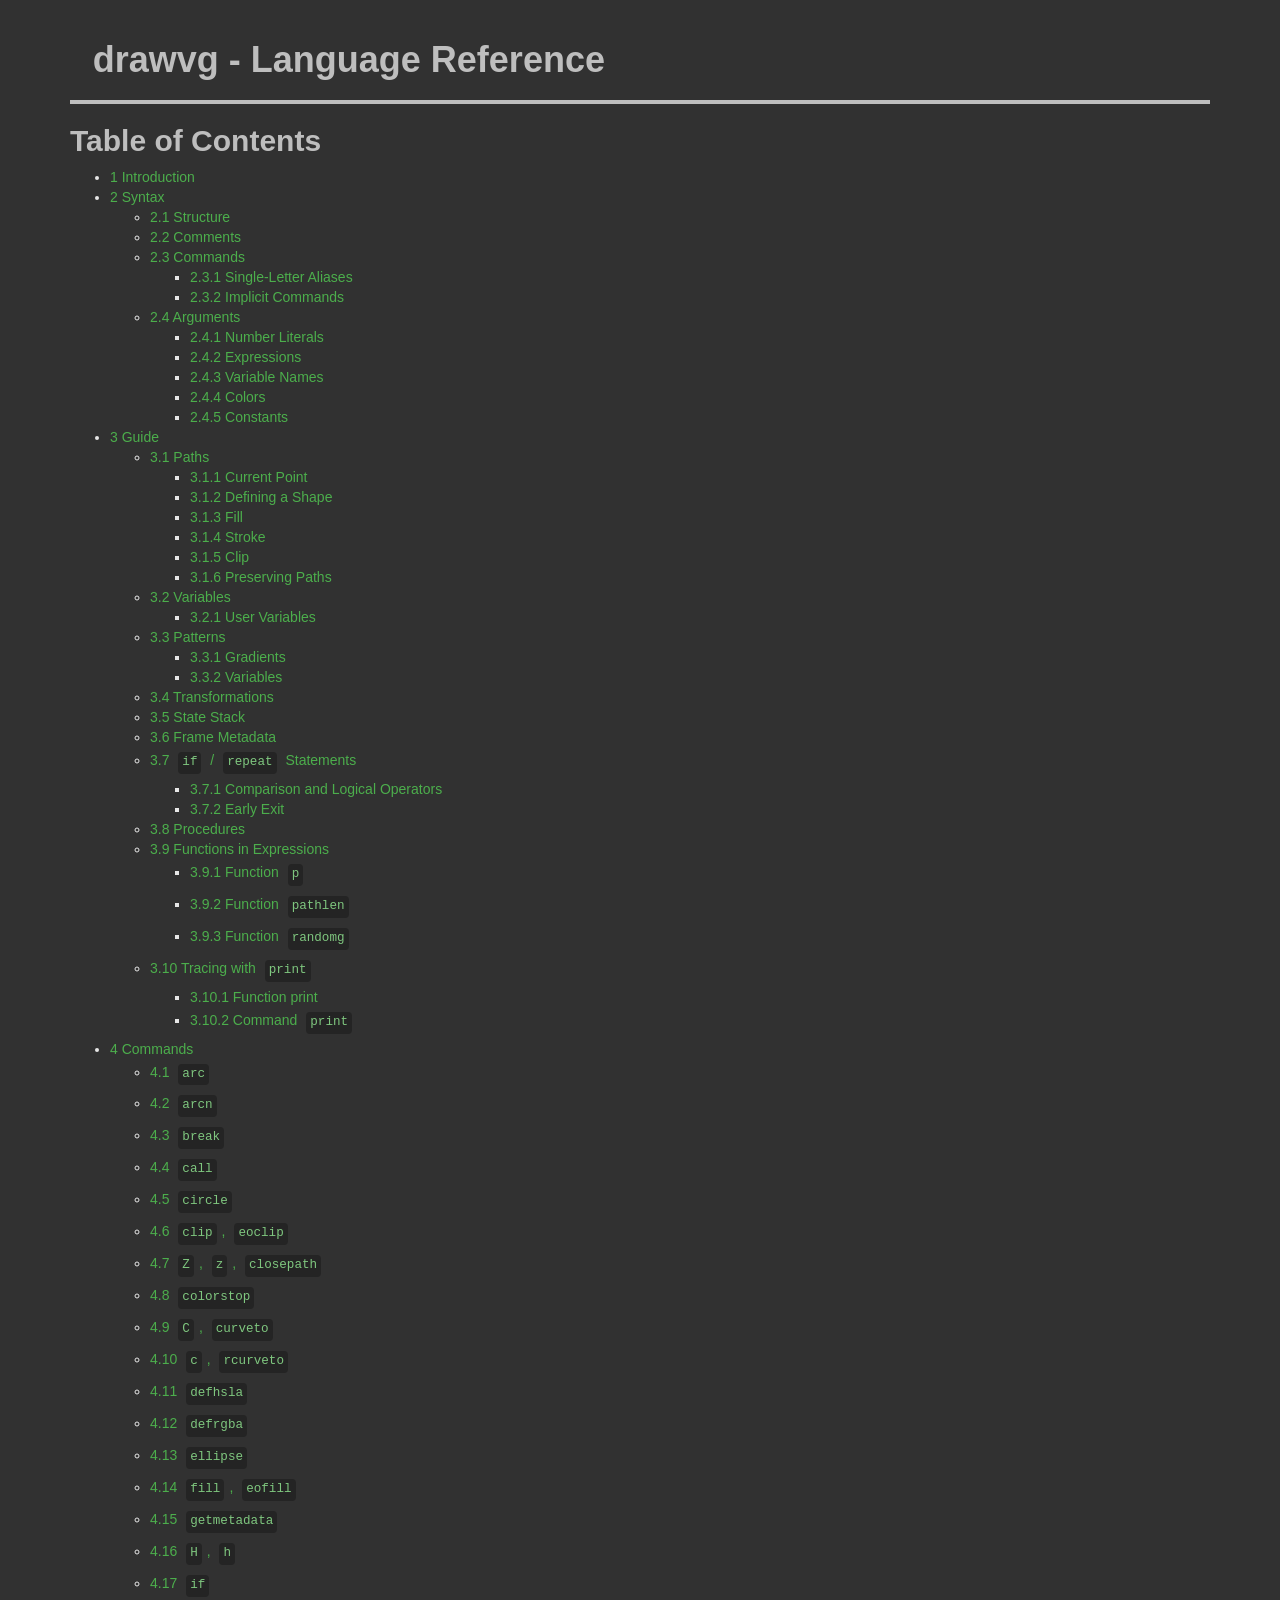
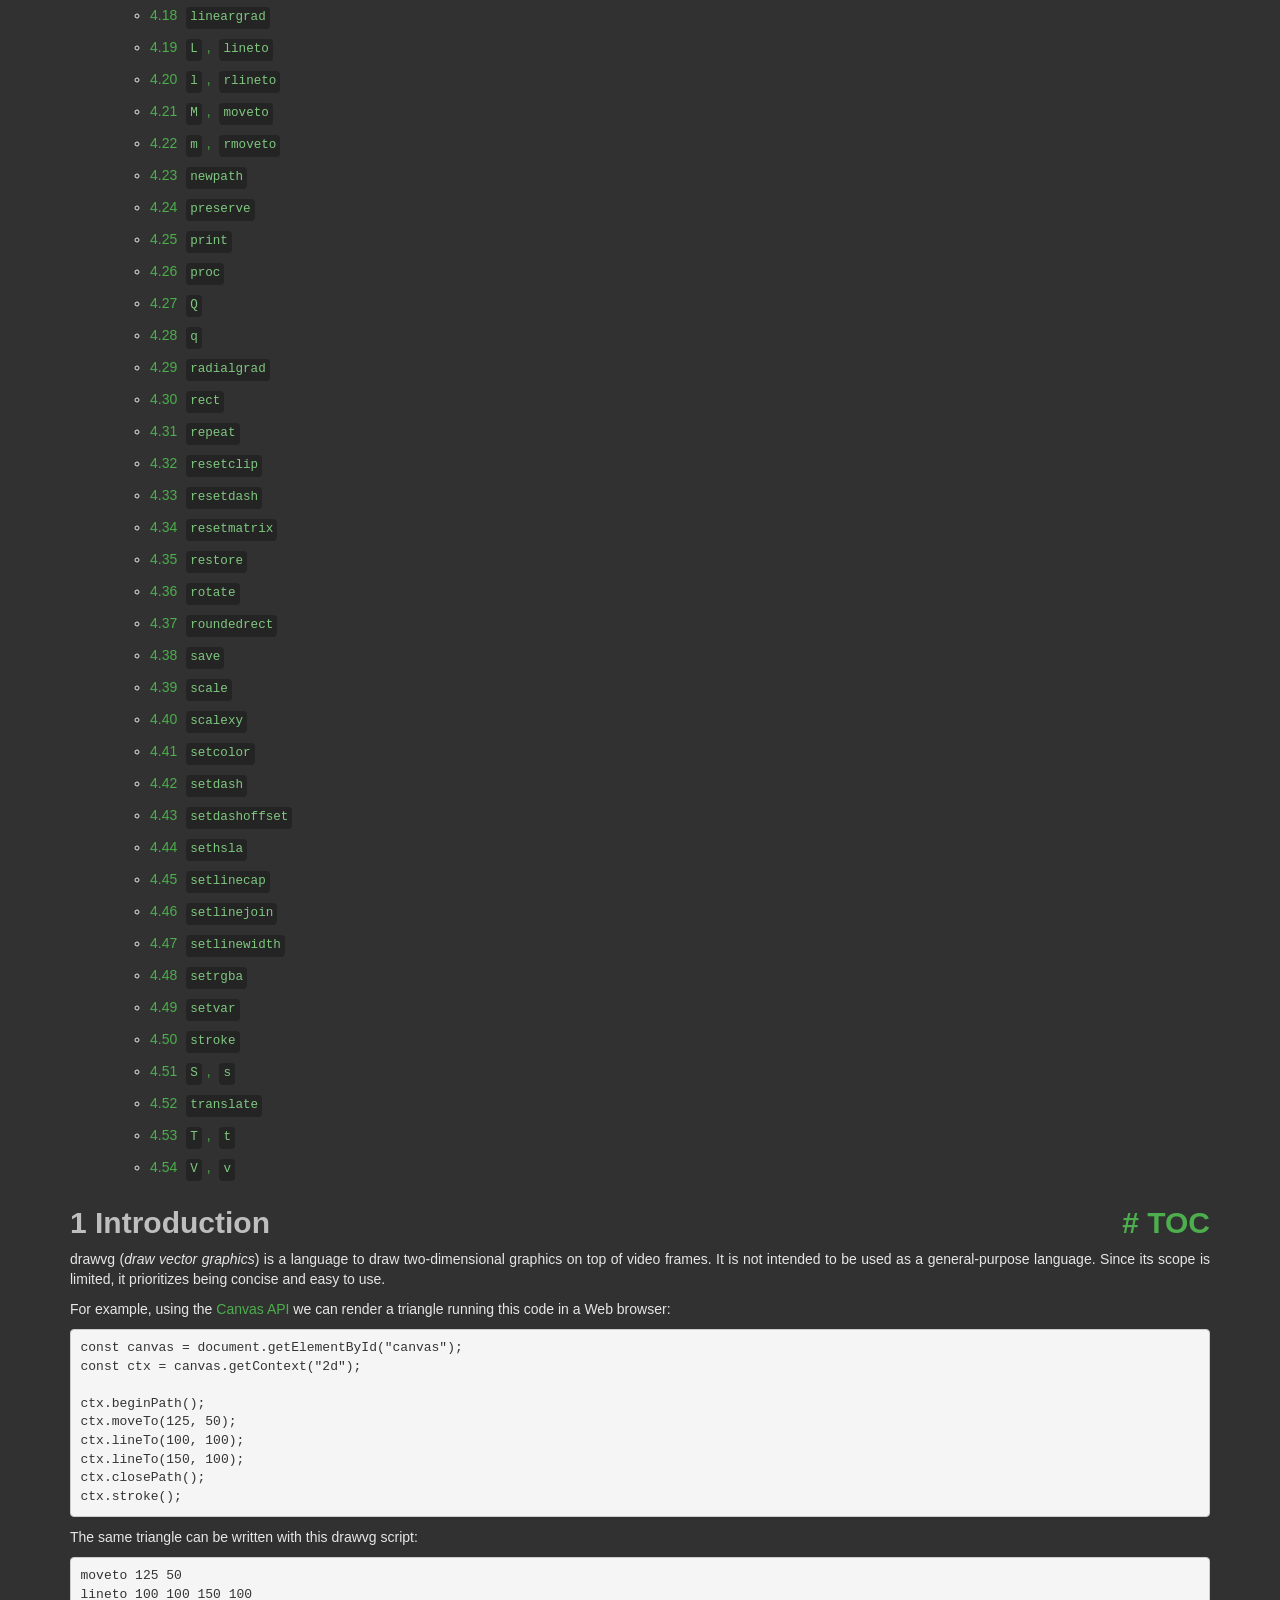
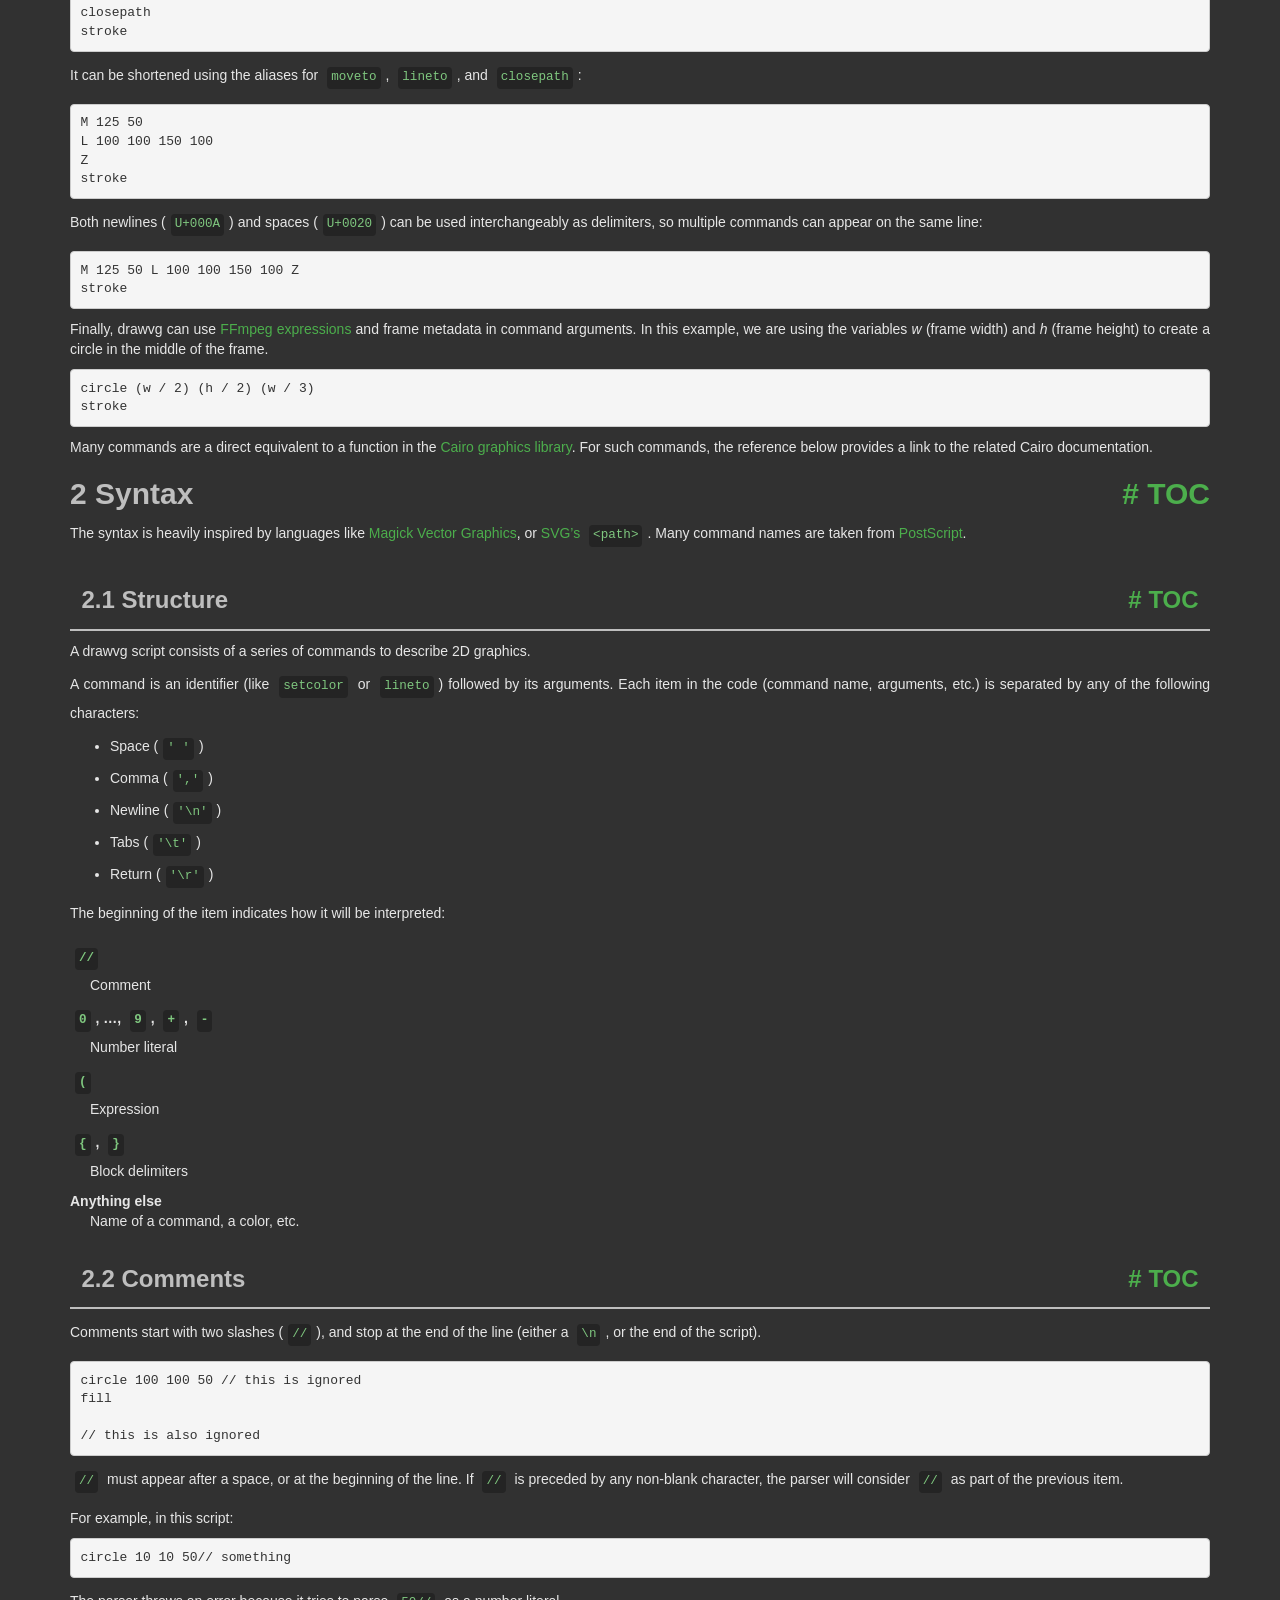
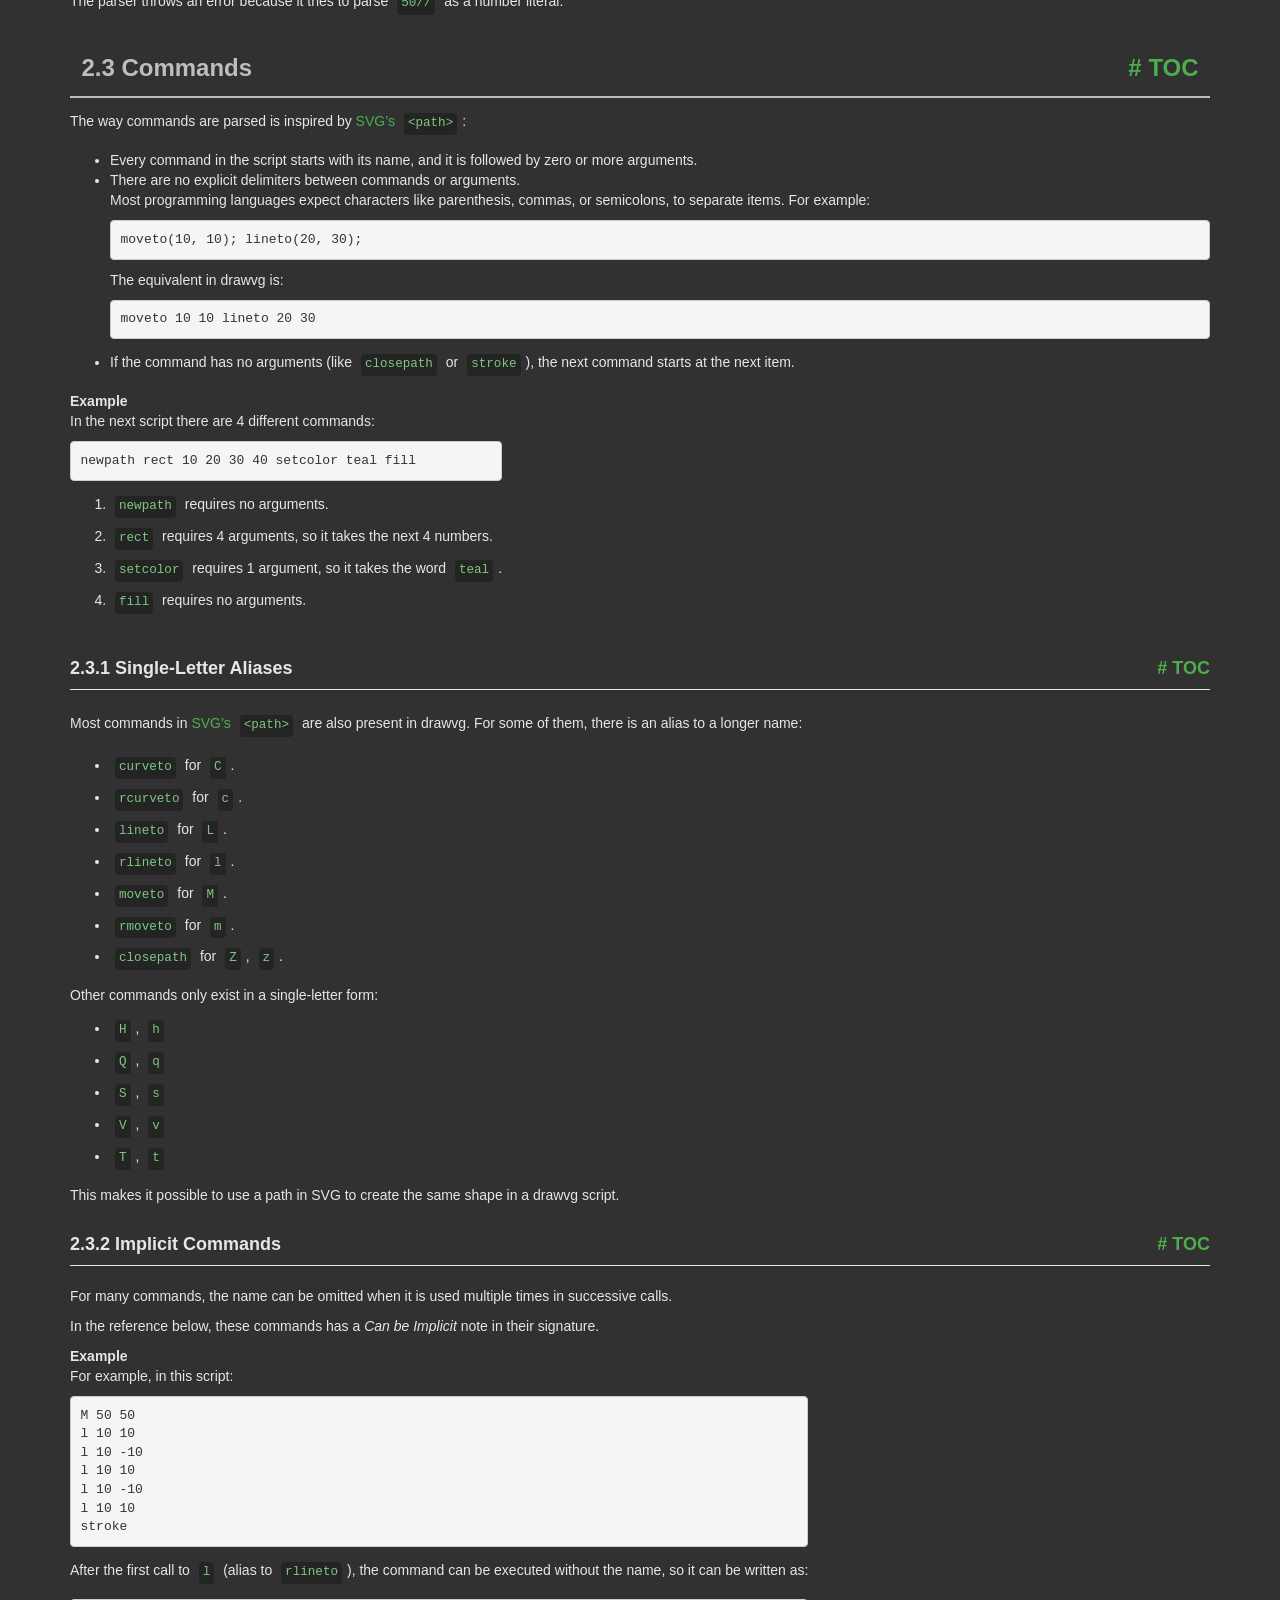
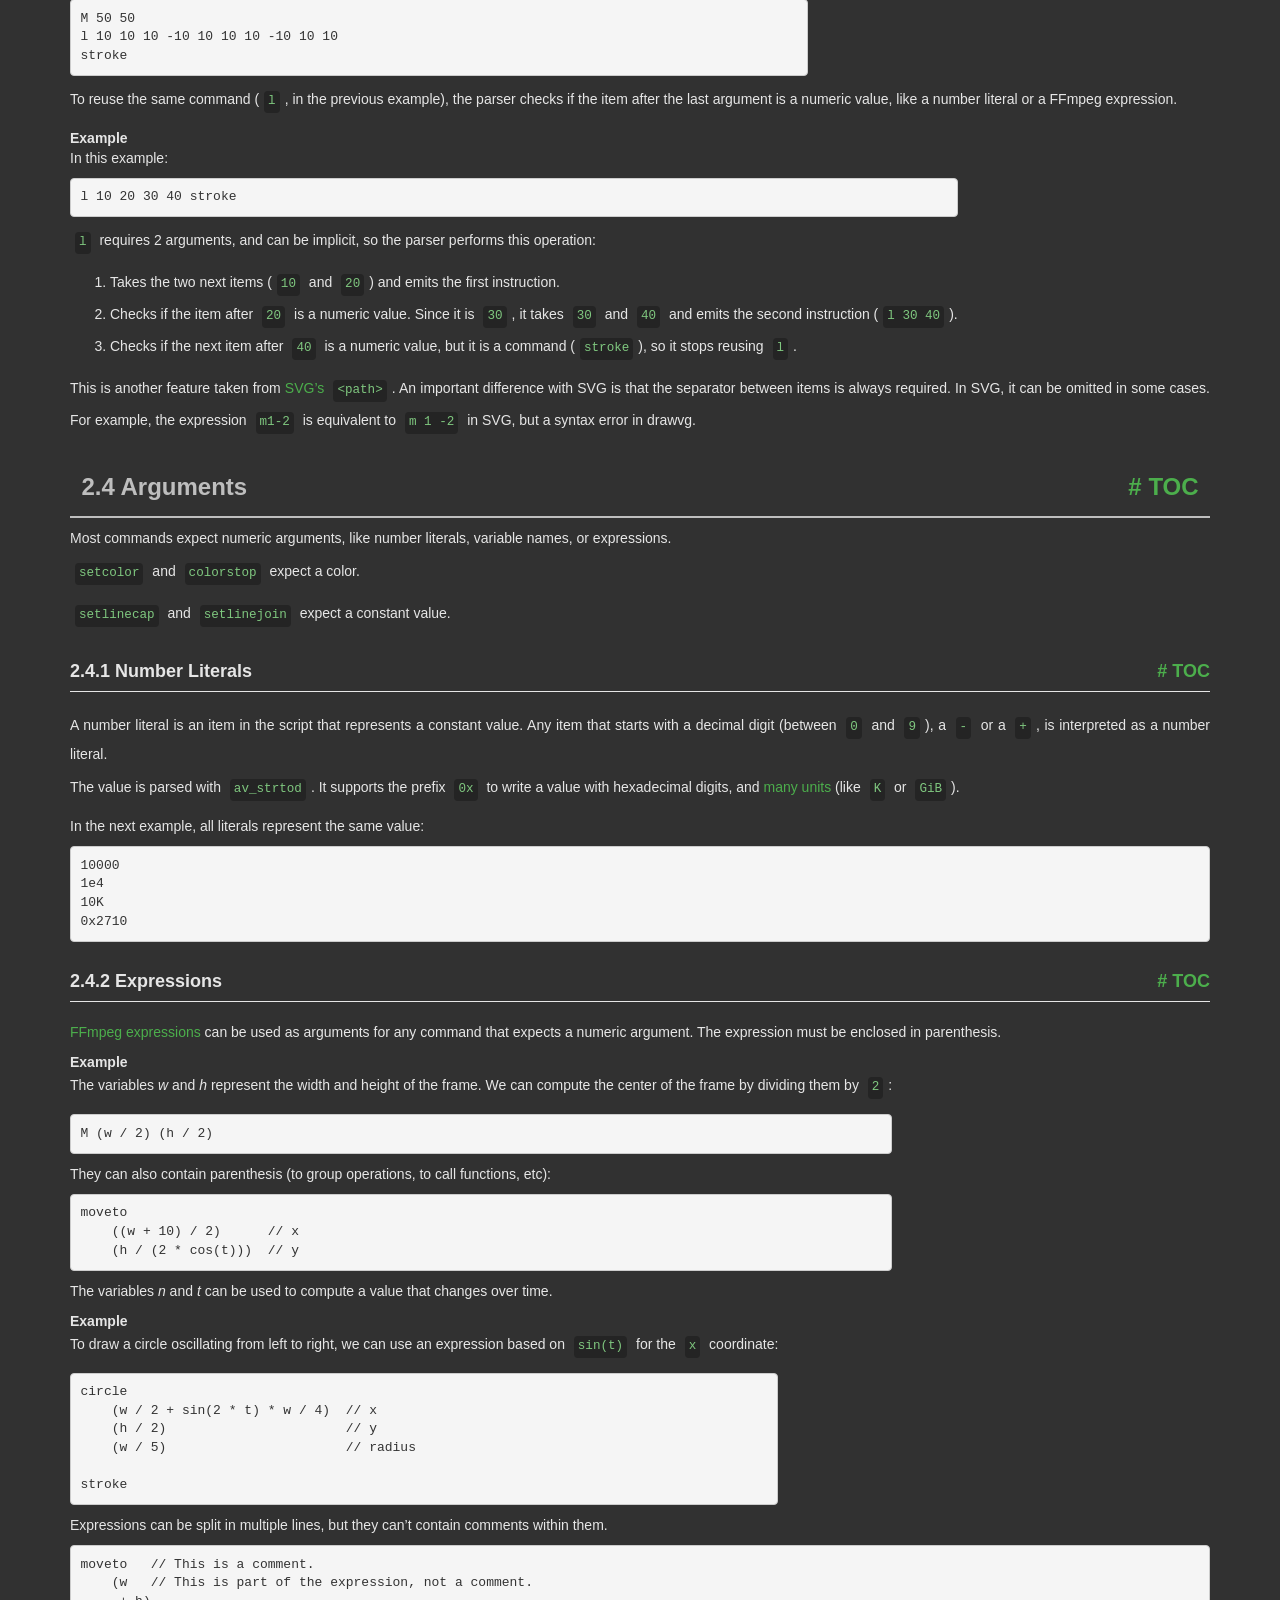
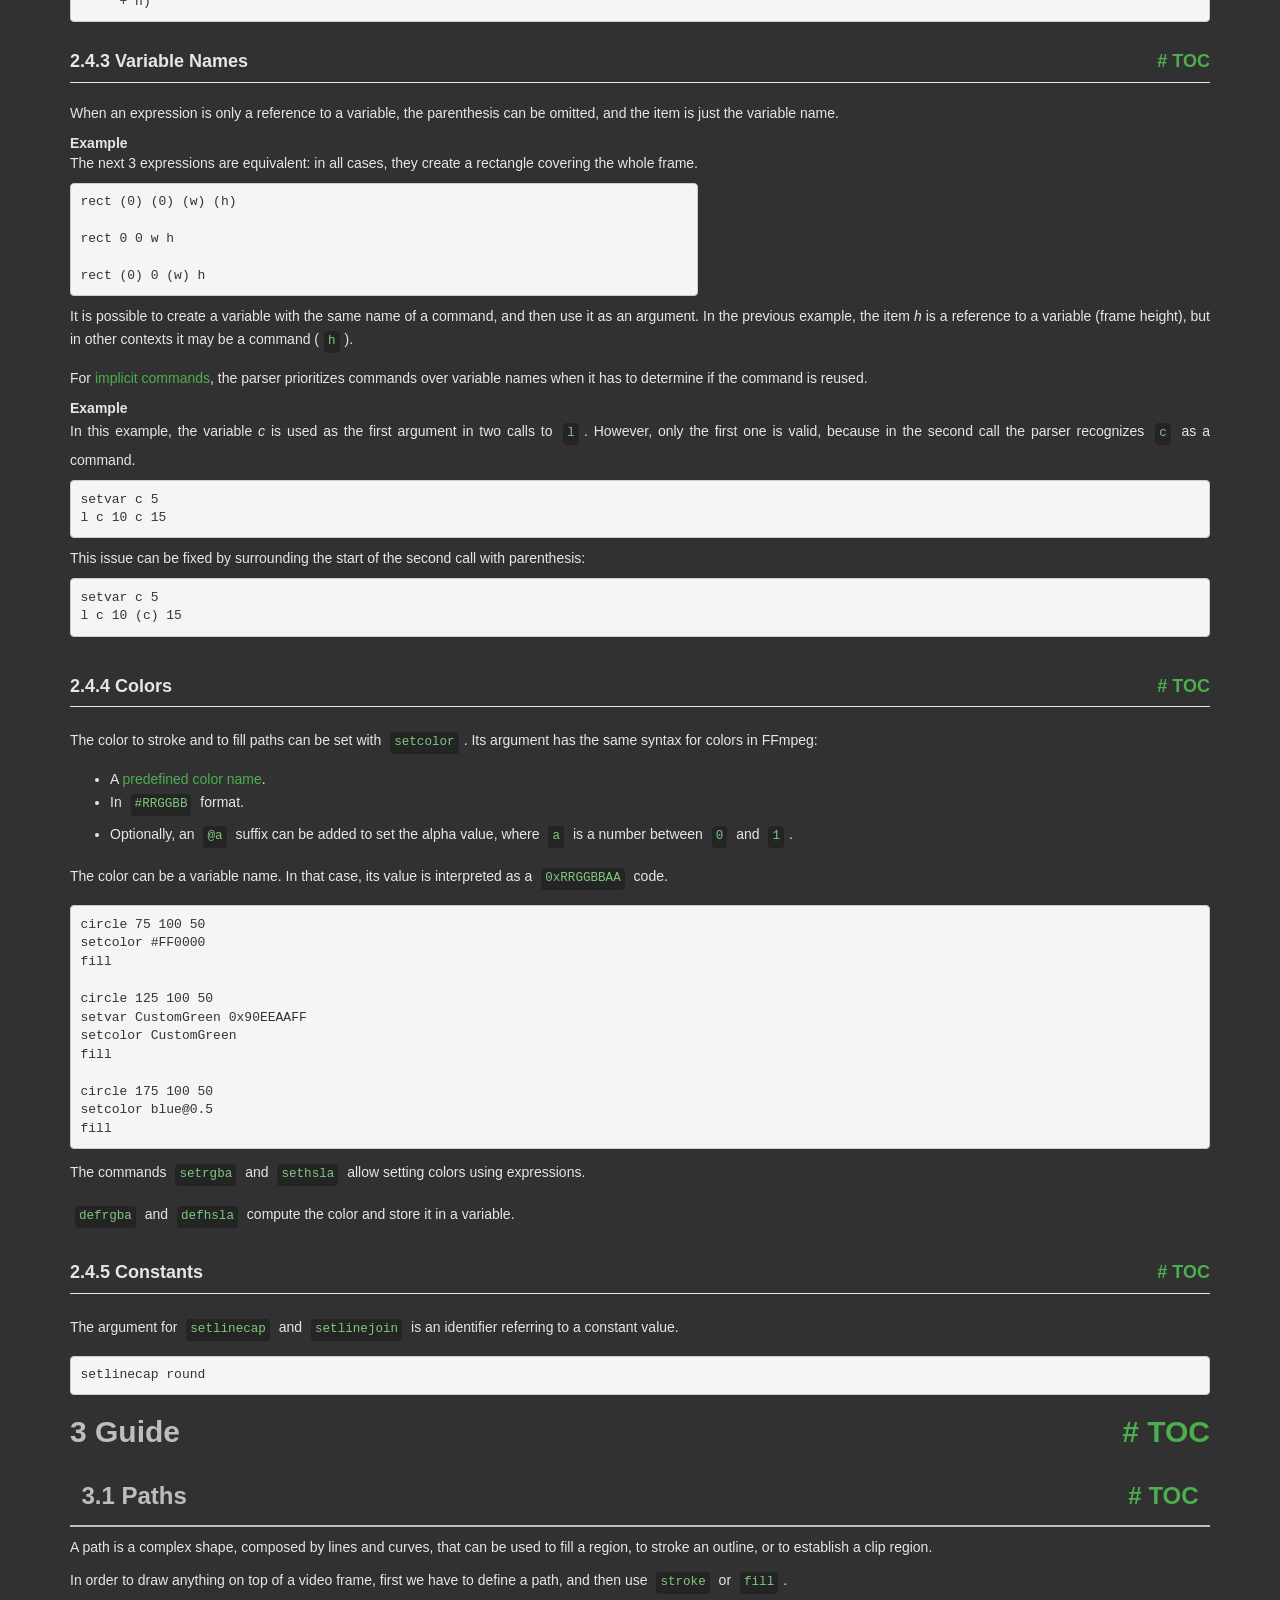
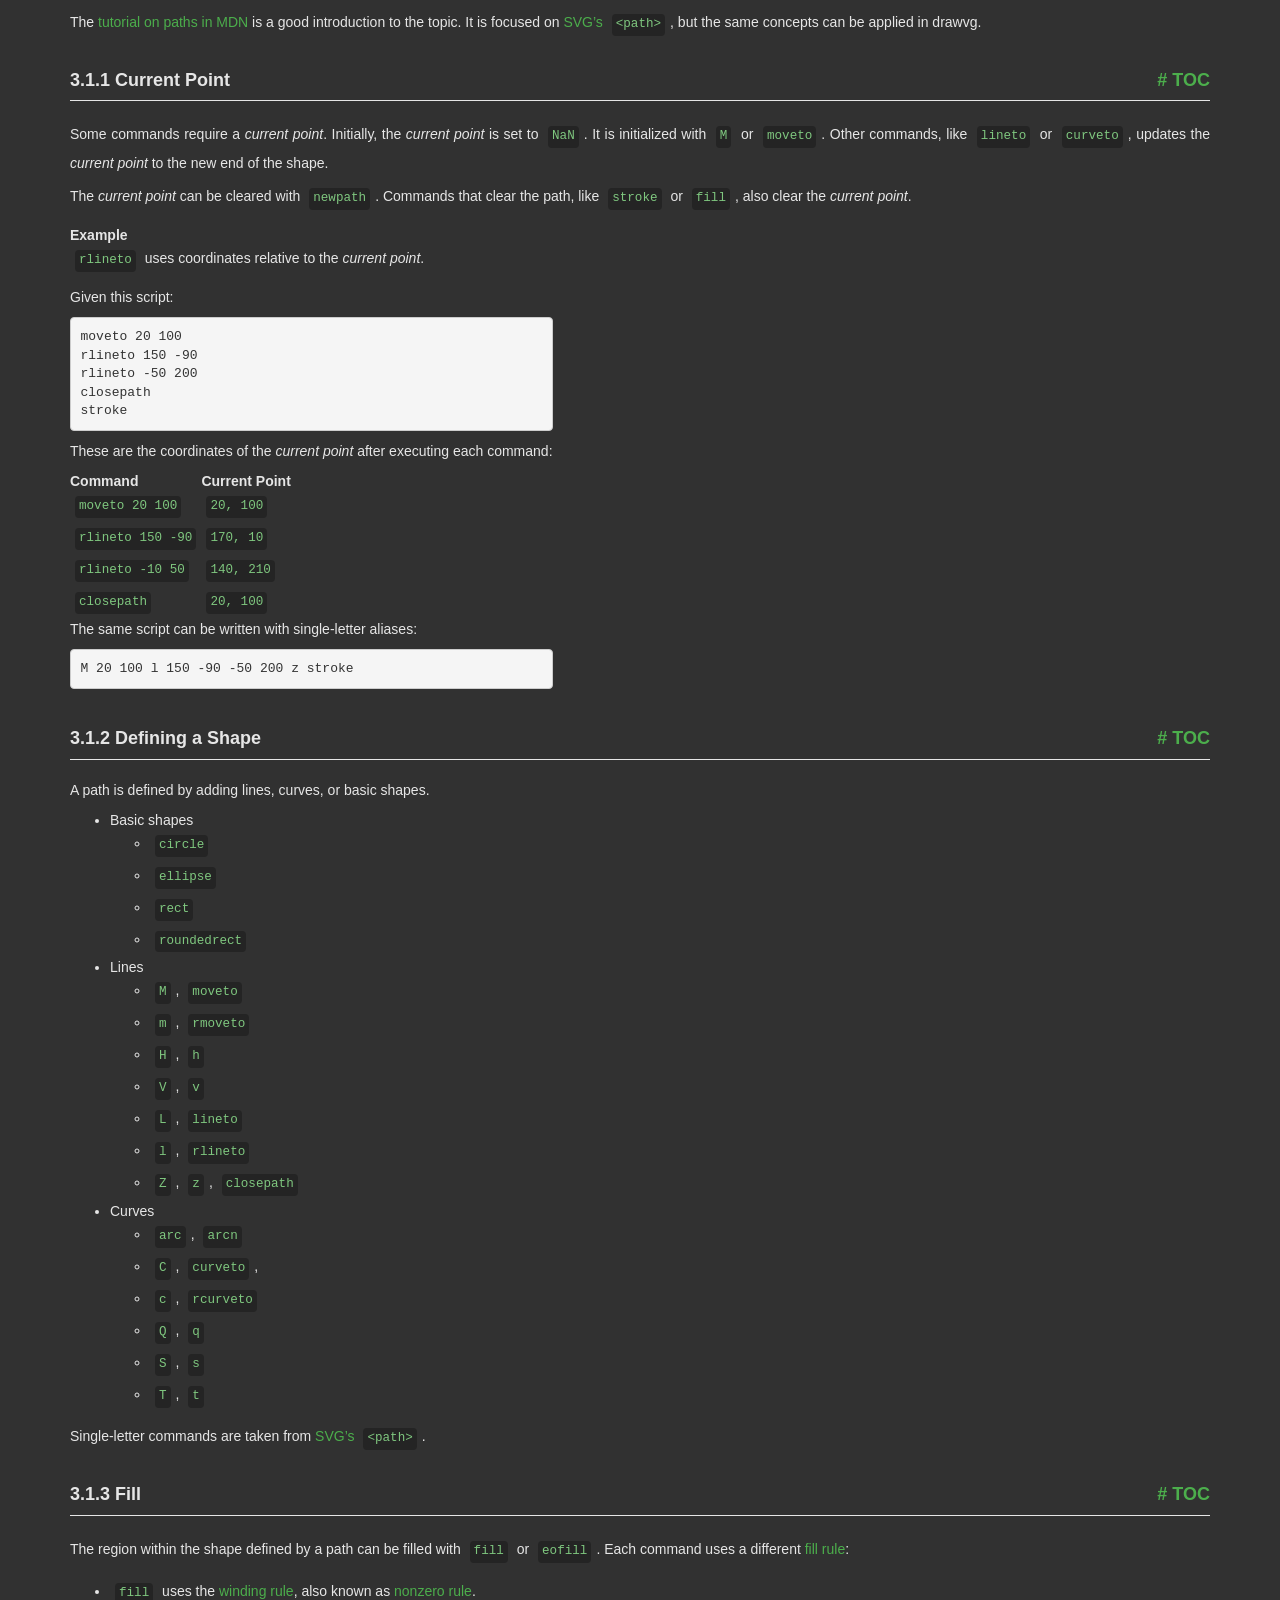
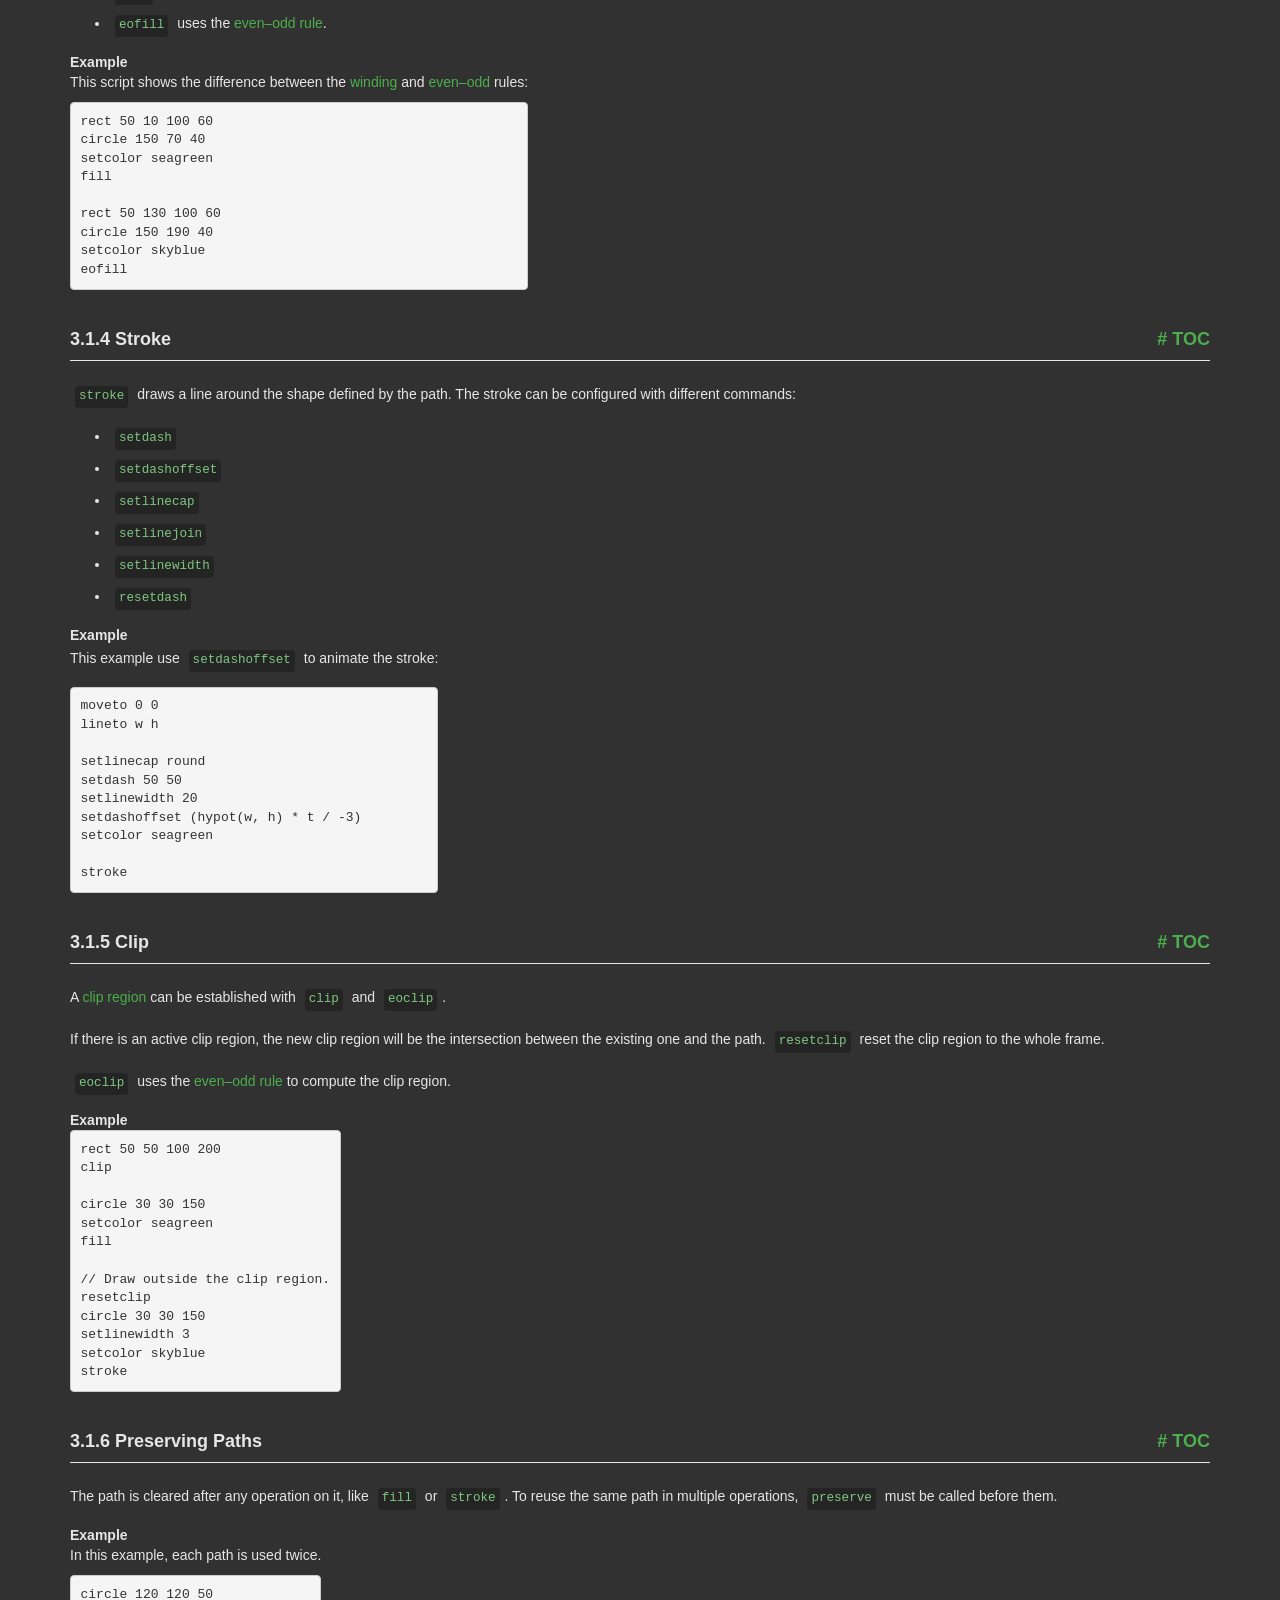
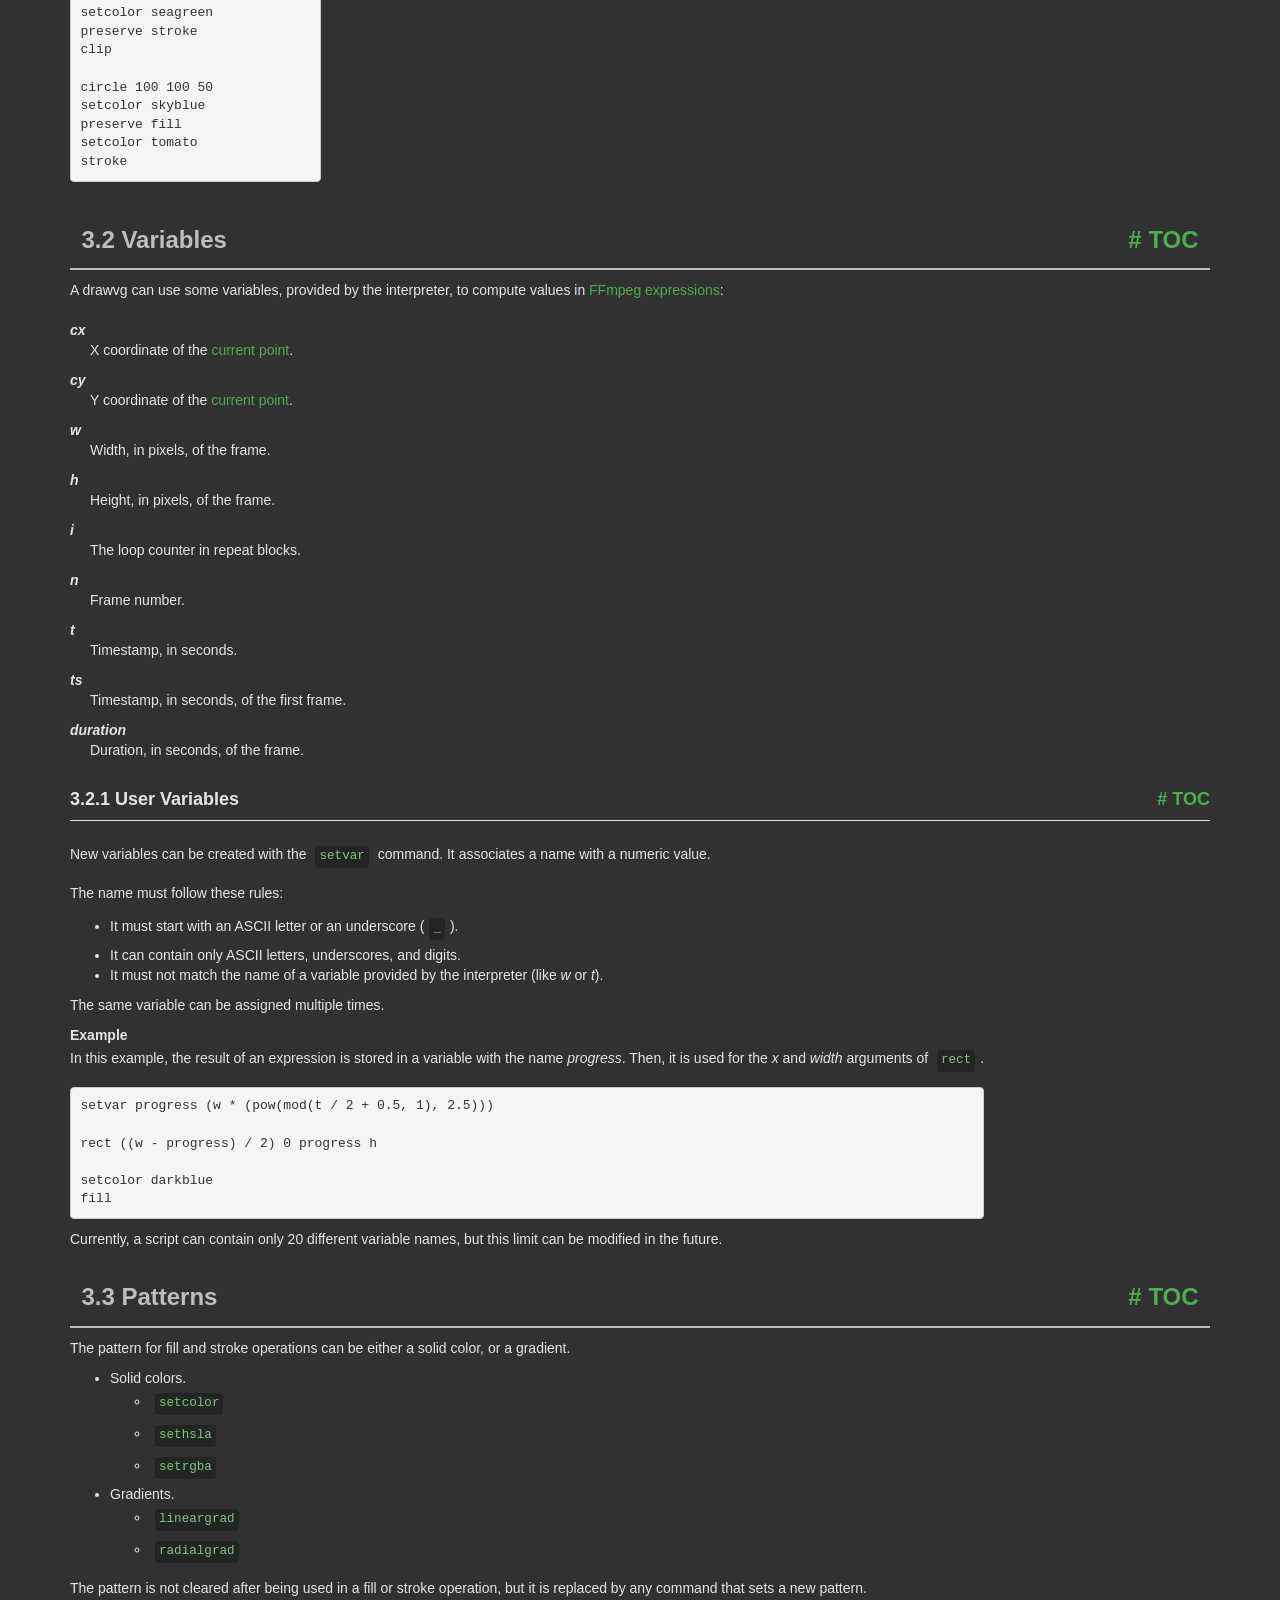
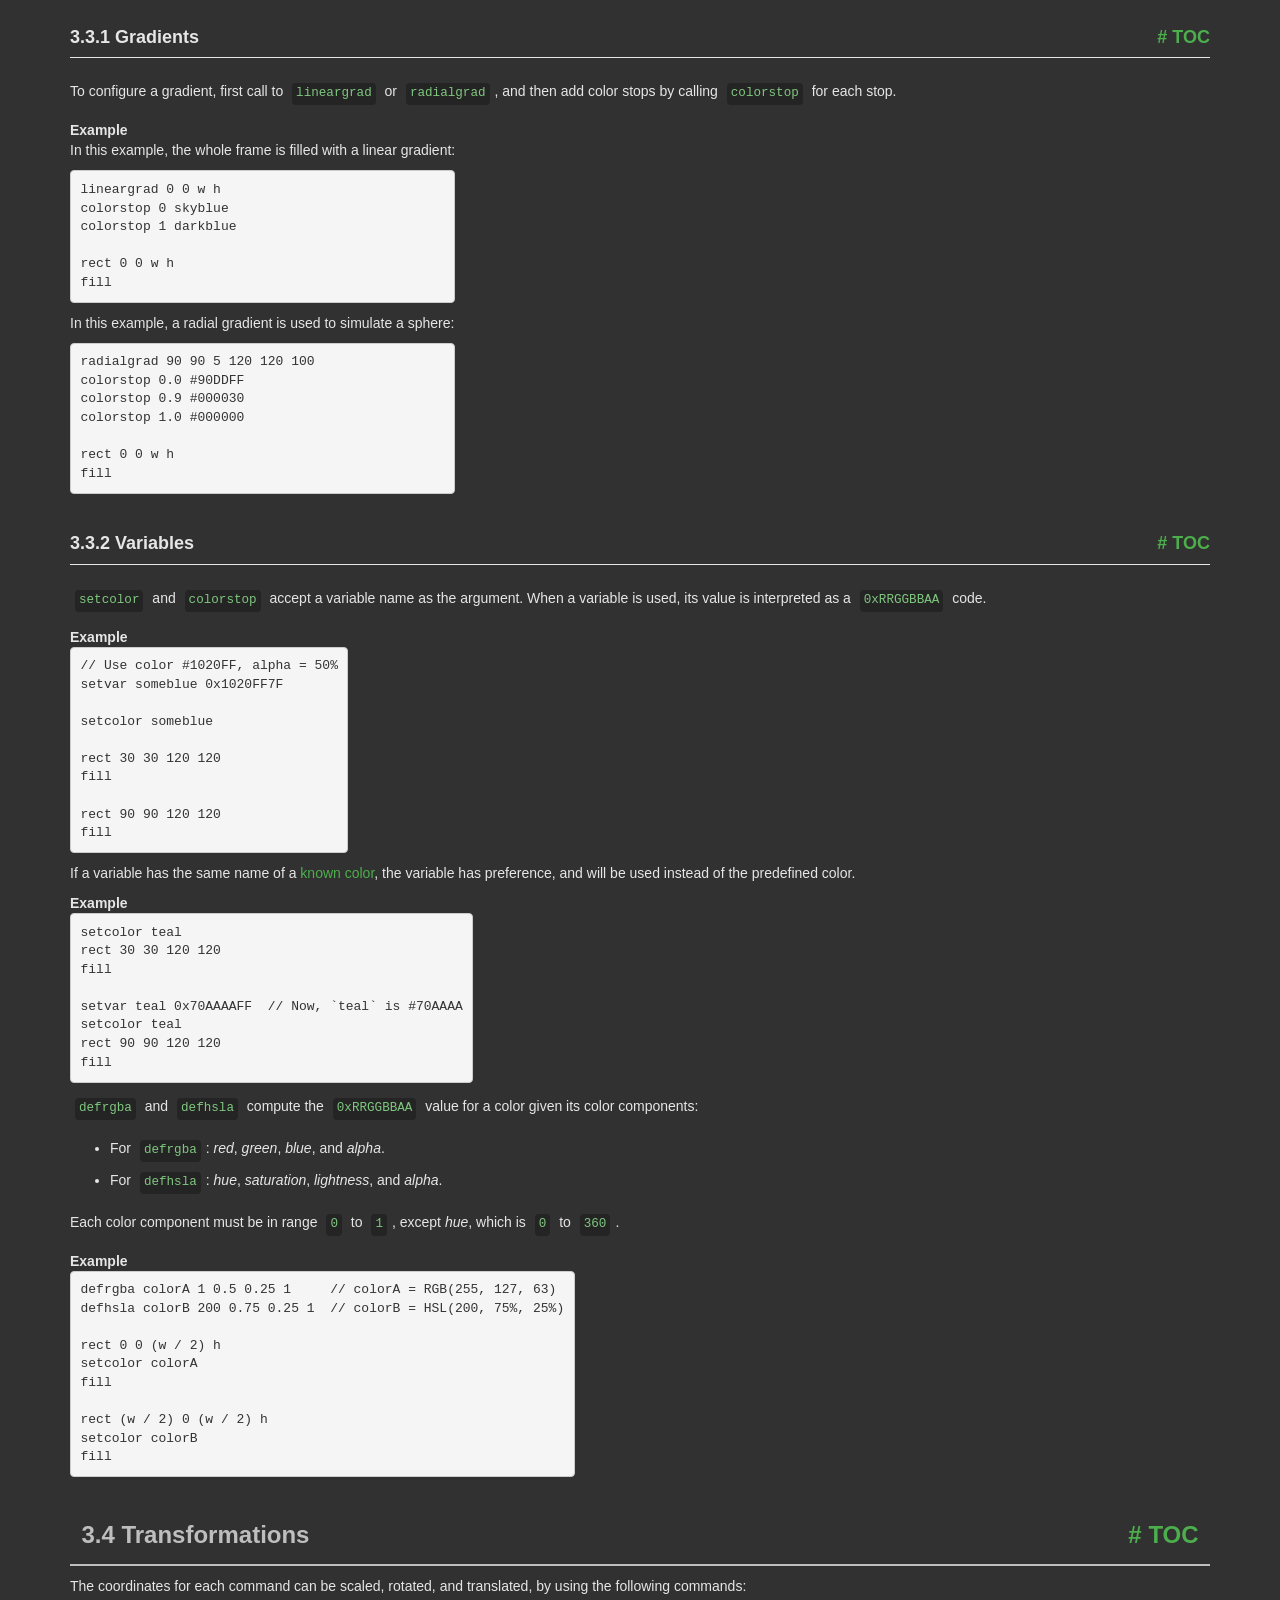
<file: ffmpeg-2025-12-31-git-38e89fe502-full_build/doc/drawvg-reference.html>
<!DOCTYPE html PUBLIC "-//W3C//DTD HTML 4.01 Transitional//EN" "http://www.w3.org/TR/html4/loose.dtd">
<html>
<!-- Created by GNU Texinfo 7.2, https://www.gnu.org/software/texinfo/ -->
  <head>
    <meta charset="utf-8">
    <title>
      drawvg - Language Reference
    </title>
    <meta name="viewport" content="width=device-width,initial-scale=1.0">
    <link rel="stylesheet" type="text/css" href="bootstrap.min.css">
    <link rel="stylesheet" type="text/css" href="style.min.css">
  </head>
  <body>
    <div class="container">
      <h1>
      drawvg - Language Reference
      </h1>


<a name="SEC_Top"></a>

<div class="region-contents" id="SEC_Contents">
<h2 class="contents-heading">Table of Contents</h2>

<div class="contents">

<ul class="toc-numbered-mark">
  <li><a id="toc-Introduction" href="#Introduction">1 Introduction</a></li>
  <li><a id="toc-Syntax" href="#Syntax">2 Syntax</a>
  <ul class="toc-numbered-mark">
    <li><a id="toc-Structure" href="#Structure">2.1 Structure</a></li>
    <li><a id="toc-Comments" href="#Comments">2.2 Comments</a></li>
    <li><a id="toc-Commands" href="#Commands">2.3 Commands</a>
    <ul class="toc-numbered-mark">
      <li><a id="toc-Single_002dLetter-Aliases" href="#Single_002dLetter-Aliases">2.3.1 Single-Letter Aliases</a></li>
      <li><a id="toc-Implicit-Commands" href="#Implicit-Commands">2.3.2 Implicit Commands</a></li>
    </ul></li>
    <li><a id="toc-Arguments" href="#Arguments">2.4 Arguments</a>
    <ul class="toc-numbered-mark">
      <li><a id="toc-Number-Literals" href="#Number-Literals">2.4.1 Number Literals</a></li>
      <li><a id="toc-Expressions" href="#Expressions">2.4.2 Expressions</a></li>
      <li><a id="toc-Variable-Names" href="#Variable-Names">2.4.3 Variable Names</a></li>
      <li><a id="toc-Colors" href="#Colors-1">2.4.4 Colors</a></li>
      <li><a id="toc-Constants" href="#Constants">2.4.5 Constants</a></li>
    </ul></li>
  </ul></li>
  <li><a id="toc-Guide" href="#Guide">3 Guide</a>
  <ul class="toc-numbered-mark">
    <li><a id="toc-Paths" href="#Paths">3.1 Paths</a>
    <ul class="toc-numbered-mark">
      <li><a id="toc-Current-Point" href="#Current-Point">3.1.1 Current Point</a></li>
      <li><a id="toc-Defining-a-Shape" href="#Defining-a-Shape">3.1.2 Defining a Shape</a></li>
      <li><a id="toc-Fill" href="#Fill">3.1.3 Fill</a></li>
      <li><a id="toc-Stroke" href="#Stroke">3.1.4 Stroke</a></li>
      <li><a id="toc-Clip" href="#Clip">3.1.5 Clip</a></li>
      <li><a id="toc-Preserving-Paths" href="#Preserving-Paths">3.1.6 Preserving Paths</a></li>
    </ul></li>
    <li><a id="toc-Variables" href="#Variables">3.2 Variables</a>
    <ul class="toc-numbered-mark">
      <li><a id="toc-User-Variables" href="#User-Variables-1">3.2.1 User Variables</a></li>
    </ul></li>
    <li><a id="toc-Patterns" href="#Patterns">3.3 Patterns</a>
    <ul class="toc-numbered-mark">
      <li><a id="toc-Gradients" href="#Gradients">3.3.1 Gradients</a></li>
      <li><a id="toc-Variables-1" href="#Variables-1">3.3.2 Variables</a></li>
    </ul></li>
    <li><a id="toc-Transformations" href="#Transformations">3.4 Transformations</a></li>
    <li><a id="toc-State-Stack" href="#State-Stack-1">3.5 State Stack</a></li>
    <li><a id="toc-Frame-Metadata" href="#Frame-Metadata-1">3.6 Frame Metadata</a></li>
    <li><a id="toc-if-_002f-repeat-Statements" href="#if-_002f-repeat-Statements">3.7 <code class="code">if</code> / <code class="code">repeat</code> Statements</a>
    <ul class="toc-numbered-mark">
      <li><a id="toc-Comparison-and-Logical-Operators" href="#Comparison-and-Logical-Operators">3.7.1 Comparison and Logical Operators</a></li>
      <li><a id="toc-Early-Exit" href="#Early-Exit">3.7.2 Early Exit</a></li>
    </ul></li>
    <li><a id="toc-Procedures" href="#Procedures-1">3.8 Procedures</a></li>
    <li><a id="toc-Functions-in-Expressions" href="#Functions-in-Expressions">3.9 Functions in Expressions</a>
    <ul class="toc-numbered-mark">
      <li><a id="toc-Function-p" href="#Function-p">3.9.1 Function <code class="code">p</code></a></li>
      <li><a id="toc-Function-pathlen" href="#Function-pathlen">3.9.2 Function <code class="code">pathlen</code></a></li>
      <li><a id="toc-Function-randomg" href="#Function-randomg">3.9.3 Function <code class="code">randomg</code></a></li>
    </ul></li>
    <li><a id="toc-Tracing-with-print" href="#Tracing-with-print">3.10 Tracing with <code class="code">print</code></a>
    <ul class="toc-numbered-mark">
      <li><a id="toc-Function-print" href="#Function-print">3.10.1 Function print</a></li>
      <li><a id="toc-Command-print" href="#Command-print-1">3.10.2 Command <code class="code">print</code></a></li>
    </ul></li>
  </ul></li>
  <li><a id="toc-Commands-1" href="#Commands-1">4 Commands</a>
  <ul class="toc-numbered-mark">
    <li><a id="toc-arc" href="#arc">4.1 <code class="code">arc</code></a></li>
    <li><a id="toc-arcn" href="#arcn">4.2 <code class="code">arcn</code></a></li>
    <li><a id="toc-break" href="#break">4.3 <code class="code">break</code></a></li>
    <li><a id="toc-call" href="#call">4.4 <code class="code">call</code></a></li>
    <li><a id="toc-circle" href="#circle">4.5 <code class="code">circle</code></a></li>
    <li><a id="toc-clip_002c-eoclip" href="#clip_002c-eoclip">4.6 <code class="code">clip</code>, <code class="code">eoclip</code></a></li>
    <li><a id="toc-Z_002c-z_002c-closepath" href="#Z_002c-z_002c-closepath">4.7 <code class="code">Z</code>, <code class="code">z</code>, <code class="code">closepath</code></a></li>
    <li><a id="toc-colorstop" href="#colorstop">4.8 <code class="code">colorstop</code></a></li>
    <li><a id="toc-C_002c-curveto" href="#C_002c-curveto">4.9 <code class="code">C</code>, <code class="code">curveto</code></a></li>
    <li><a id="toc-c_002c-rcurveto" href="#c_002c-rcurveto">4.10 <code class="code">c</code>, <code class="code">rcurveto</code></a></li>
    <li><a id="toc-defhsla" href="#defhsla">4.11 <code class="code">defhsla</code></a></li>
    <li><a id="toc-defrgba" href="#defrgba">4.12 <code class="code">defrgba</code></a></li>
    <li><a id="toc-ellipse" href="#ellipse">4.13 <code class="code">ellipse</code></a></li>
    <li><a id="toc-fill_002c-eofill" href="#fill_002c-eofill">4.14 <code class="code">fill</code>, <code class="code">eofill</code></a></li>
    <li><a id="toc-getmetadata" href="#getmetadata">4.15 <code class="code">getmetadata</code></a></li>
    <li><a id="toc-H_002c-h" href="#H_002c-h">4.16 <code class="code">H</code>, <code class="code">h</code></a></li>
    <li><a id="toc-if" href="#if">4.17 <code class="code">if</code></a></li>
    <li><a id="toc-lineargrad" href="#lineargrad">4.18 <code class="code">lineargrad</code></a></li>
    <li><a id="toc-L_002c-lineto" href="#L_002c-lineto">4.19 <code class="code">L</code>, <code class="code">lineto</code></a></li>
    <li><a id="toc-l_002c-rlineto" href="#l_002c-rlineto">4.20 <code class="code">l</code>, <code class="code">rlineto</code></a></li>
    <li><a id="toc-M_002c-moveto" href="#M_002c-moveto">4.21 <code class="code">M</code>, <code class="code">moveto</code></a></li>
    <li><a id="toc-m_002c-rmoveto" href="#m_002c-rmoveto">4.22 <code class="code">m</code>, <code class="code">rmoveto</code></a></li>
    <li><a id="toc-newpath" href="#newpath">4.23 <code class="code">newpath</code></a></li>
    <li><a id="toc-preserve" href="#preserve">4.24 <code class="code">preserve</code></a></li>
    <li><a id="toc-print" href="#print">4.25 <code class="code">print</code></a></li>
    <li><a id="toc-proc" href="#proc">4.26 <code class="code">proc</code></a></li>
    <li><a id="toc-Q" href="#Q">4.27 <code class="code">Q</code></a></li>
    <li><a id="toc-q" href="#q">4.28 <code class="code">q</code></a></li>
    <li><a id="toc-radialgrad" href="#radialgrad">4.29 <code class="code">radialgrad</code></a></li>
    <li><a id="toc-rect" href="#rect">4.30 <code class="code">rect</code></a></li>
    <li><a id="toc-repeat" href="#repeat">4.31 <code class="code">repeat</code></a></li>
    <li><a id="toc-resetclip" href="#resetclip">4.32 <code class="code">resetclip</code></a></li>
    <li><a id="toc-resetdash" href="#resetdash">4.33 <code class="code">resetdash</code></a></li>
    <li><a id="toc-resetmatrix" href="#resetmatrix">4.34 <code class="code">resetmatrix</code></a></li>
    <li><a id="toc-restore" href="#restore">4.35 <code class="code">restore</code></a></li>
    <li><a id="toc-rotate" href="#rotate">4.36 <code class="code">rotate</code></a></li>
    <li><a id="toc-roundedrect" href="#roundedrect">4.37 <code class="code">roundedrect</code></a></li>
    <li><a id="toc-save" href="#save">4.38 <code class="code">save</code></a></li>
    <li><a id="toc-scale" href="#scale">4.39 <code class="code">scale</code></a></li>
    <li><a id="toc-scalexy" href="#scalexy">4.40 <code class="code">scalexy</code></a></li>
    <li><a id="toc-setcolor" href="#setcolor">4.41 <code class="code">setcolor</code></a></li>
    <li><a id="toc-setdash" href="#setdash">4.42 <code class="code">setdash</code></a></li>
    <li><a id="toc-setdashoffset" href="#setdashoffset">4.43 <code class="code">setdashoffset</code></a></li>
    <li><a id="toc-sethsla" href="#sethsla">4.44 <code class="code">sethsla</code></a></li>
    <li><a id="toc-setlinecap" href="#setlinecap">4.45 <code class="code">setlinecap</code></a></li>
    <li><a id="toc-setlinejoin" href="#setlinejoin">4.46 <code class="code">setlinejoin</code></a></li>
    <li><a id="toc-setlinewidth" href="#setlinewidth">4.47 <code class="code">setlinewidth</code></a></li>
    <li><a id="toc-setrgba" href="#setrgba">4.48 <code class="code">setrgba</code></a></li>
    <li><a id="toc-setvar" href="#setvar">4.49 <code class="code">setvar</code></a></li>
    <li><a id="toc-stroke" href="#stroke">4.50 <code class="code">stroke</code></a></li>
    <li><a id="toc-S_002c-s" href="#S_002c-s">4.51 <code class="code">S</code>, <code class="code">s</code></a></li>
    <li><a id="toc-translate" href="#translate">4.52 <code class="code">translate</code></a></li>
    <li><a id="toc-T_002c-t" href="#T_002c-t">4.53 <code class="code">T</code>, <code class="code">t</code></a></li>
    <li><a id="toc-V_002c-v" href="#V_002c-v">4.54 <code class="code">V</code>, <code class="code">v</code></a></li>
  </ul></li>
</ul>
</div>
</div>



<a name="Introduction"></a>
<h2 class="chapter">1 Introduction<span class="pull-right"><a class="anchor hidden-xs" href="#Introduction" aria-hidden="true">#</a> <a class="anchor hidden-xs"href="#toc-Introduction" aria-hidden="true">TOC</a></span></h2>

<p>drawvg (<em class="emph">draw vector graphics</em>) is a language to draw
two-dimensional graphics on top of video frames. It is not intended to
be used as a general-purpose language. Since its scope is limited, it
prioritizes being concise and easy to use.
</p>
<p>For example, using the
<a class="uref" href="https://developer.mozilla.org/en-US/docs/Web/API/Canvas_API">Canvas
API</a> we can render a triangle running this code in a Web browser:
</p>
<div class="example">
<pre class="example-preformatted">const canvas = document.getElementById(&quot;canvas&quot;);
const ctx = canvas.getContext(&quot;2d&quot;);

ctx.beginPath();
ctx.moveTo(125, 50);
ctx.lineTo(100, 100);
ctx.lineTo(150, 100);
ctx.closePath();
ctx.stroke();
</pre></div>

<p>The same triangle can be written with this drawvg script:
</p>
<div class="example">
<pre class="example-preformatted">moveto 125 50
lineto 100 100 150 100
closepath
stroke
</pre></div>

<p>It can be shortened using the aliases for <a class="ref" href="#cmd_005fmoveto"><code class="code">moveto</code></a>, <a class="ref" href="#cmd_005flineto"><code class="code">lineto</code></a>,
and <a class="ref" href="#cmd_005fclosepath"><code class="code">closepath</code></a>:
</p>
<div class="example">
<pre class="example-preformatted">M 125 50
L 100 100 150 100
Z
stroke
</pre></div>

<p>Both newlines (<code class="code">U+000A</code>) and spaces (<code class="code">U+0020</code>) can be used
interchangeably as delimiters, so multiple commands can appear on the
same line:
</p>
<div class="example">
<pre class="example-preformatted">M 125 50 L 100 100 150 100 Z
stroke
</pre></div>


<p>Finally, drawvg can use <a data-manual="ffmpeg-utils" href="./ffmpeg-utils.html#Expression-Evaluation">FFmpeg expressions</a> and frame metadata in command arguments. In
this example, we are using the variables <var class="var">w</var> (frame width) and <var class="var">h</var>
(frame height) to create a circle in the middle of the frame.
</p>
<div class="example">
<pre class="example-preformatted">circle (w / 2) (h / 2) (w / 3)
stroke
</pre></div>

<p>Many commands are a direct equivalent to a function in the
<a class="uref" href="https://www.cairographics.org/">Cairo graphics library</a>. For such
commands, the reference below provides a link to the related Cairo
documentation.
</p>
<a name="Syntax"></a>
<h2 class="chapter">2 Syntax<span class="pull-right"><a class="anchor hidden-xs" href="#Syntax" aria-hidden="true">#</a> <a class="anchor hidden-xs"href="#toc-Syntax" aria-hidden="true">TOC</a></span></h2>


<p>The syntax is heavily inspired by languages like
<a class="uref" href="https://imagemagick.org/script/magick-vector-graphics.php">Magick
Vector Graphics</a>, or <a class="uref" href="https://developer.mozilla.org/en-US/docs/Web/SVG/Reference/Element/path">SVG&rsquo;s <code class="code">&lt;path&gt;</code></a>. Many command names are taken from
<a class="uref" href="https://en.wikipedia.org/wiki/PostScript">PostScript</a>.
</p>
<a name="Structure"></a>
<h3 class="section">2.1 Structure<span class="pull-right"><a class="anchor hidden-xs" href="#Structure" aria-hidden="true">#</a> <a class="anchor hidden-xs"href="#toc-Structure" aria-hidden="true">TOC</a></span></h3>

<p>A drawvg script consists of a series of commands to describe 2D
graphics.
</p>
<p>A command is an identifier (like <a class="ref" href="#cmd_005fsetcolor"><code class="code">setcolor</code></a> or <a class="ref" href="#cmd_005flineto"><code class="code">lineto</code></a>)
followed by its arguments. Each item in the code (command name,
arguments, etc.) is separated by any of the following characters:
</p>
<ul class="itemize mark-bullet">
<li>Space (<code class="code">' '</code>)
</li><li>Comma (<code class="code">','</code>)
</li><li>Newline (<code class="code">'\n'</code>)
</li><li>Tabs (<code class="code">'\t'</code>)
</li><li>Return (<code class="code">'\r'</code>)
</li></ul>

<p>The beginning of the item indicates how it will be interpreted:
</p>
<dl class="table">
<dt><span class="r"><code class="code">//</code></span></dt>
<dd><p>Comment
</p></dd>
<dt><span class="r"><code class="code">0</code>, &hellip;, <code class="code">9</code>, <code class="code">+</code>, <code class="code">-</code></span></dt>
<dd><p>Number literal
</p></dd>
<dt><span class="r"><code class="code">(</code></span></dt>
<dd><p>Expression
</p></dd>
<dt><span class="r"><code class="code">{</code>, <code class="code">}</code></span></dt>
<dd><p>Block delimiters
</p></dd>
<dt><span class="r">Anything else</span></dt>
<dd><p>Name of a command, a color, etc.
</p></dd>
</dl>

<a name="Comments"></a>
<h3 class="section">2.2 Comments<span class="pull-right"><a class="anchor hidden-xs" href="#Comments" aria-hidden="true">#</a> <a class="anchor hidden-xs"href="#toc-Comments" aria-hidden="true">TOC</a></span></h3>

<p>Comments start with two slashes (<code class="code">//</code>), and stop at the end of the
line (either a <code class="code">\n</code>, or the end of the script).
</p>
<div class="example">
<pre class="example-preformatted">circle 100 100 50 // this is ignored
fill

// this is also ignored
</pre></div>

<p><code class="code">//</code> must appear after a space, or at the beginning of the line. If
<code class="code">//</code> is preceded by any non-blank character, the parser will
consider <code class="code">//</code> as part of the previous item.
</p>
<p>For example, in this script:
</p>
<div class="example">
<pre class="example-preformatted">circle 10 10 50// something
</pre></div>

<p>The parser throws an error because it tries to parse <code class="code">50//</code> as a
number literal.
</p>
<a name="Commands"></a>
<h3 class="section">2.3 Commands<span class="pull-right"><a class="anchor hidden-xs" href="#Commands" aria-hidden="true">#</a> <a class="anchor hidden-xs"href="#toc-Commands" aria-hidden="true">TOC</a></span></h3>

<p>The way commands are parsed is inspired by <a class="uref" href="https://developer.mozilla.org/en-US/docs/Web/SVG/Reference/Element/path">SVG&rsquo;s <code class="code">&lt;path&gt;</code></a>:
</p>
<ul class="itemize mark-bullet">
<li>Every command in the script starts with its name, and it is followed by
zero or more arguments.

</li><li>There are no explicit delimiters between commands or arguments.

<p>Most programming languages expect characters like parenthesis, commas,
or semicolons, to separate items. For example:
</p>
<div class="example">
<pre class="example-preformatted">moveto(10, 10); lineto(20, 30);
</pre></div>

<p>The equivalent in drawvg is:
</p>
<div class="example">
<pre class="example-preformatted">moveto 10 10 lineto 20 30
</pre></div>

</li><li>If the command has no arguments (like <a class="ref" href="#cmd_005fclosepath"><code class="code">closepath</code></a> or
<a class="ref" href="#cmd_005fstroke"><code class="code">stroke</code></a>), the next command starts at the next item.

</li></ul>

<table class="cartouche"><tr><th>
Example</th></tr><tr><td>
<p>In the next script there are 4 different commands:
</p>
<div class="example">
<pre class="example-preformatted">newpath rect 10 20 30 40 setcolor teal fill
</pre></div>

<ol class="enumerate">
<li> <a class="ref" href="#cmd_005fnewpath"><code class="code">newpath</code></a> requires no arguments.

</li><li> <a class="ref" href="#cmd_005frect"><code class="code">rect</code></a> requires 4 arguments, so it takes the next 4 numbers.

</li><li> <a class="ref" href="#cmd_005fsetcolor"><code class="code">setcolor</code></a> requires 1 argument, so it takes the word <code class="code">teal</code>.

</li><li> <a class="ref" href="#cmd_005ffill"><code class="code">fill</code></a> requires no arguments.
</li></ol>

</td></tr></table>

<a name="Single_002dLetter-Aliases"></a>
<h4 class="subsection">2.3.1 Single-Letter Aliases<span class="pull-right"><a class="anchor hidden-xs" href="#Single_002dLetter-Aliases" aria-hidden="true">#</a> <a class="anchor hidden-xs"href="#toc-Single_002dLetter-Aliases" aria-hidden="true">TOC</a></span></h4>

<p>Most commands in <a class="uref" href="https://developer.mozilla.org/en-US/docs/Web/SVG/Reference/Element/path">SVG&rsquo;s <code class="code">&lt;path&gt;</code></a> are also present in drawvg. For some of them,
there is an alias to a longer name:
</p>
<ul class="itemize mark-bullet">
<li><a class="ref" href="#cmd_005fcurveto"><code class="code">curveto</code></a> for <a class="ref" href="#cmd_005fC"><code class="code">C</code></a>.
</li><li><a class="ref" href="#cmd_005frcurveto"><code class="code">rcurveto</code></a> for <a class="ref" href="#cmd_005fc"><code class="code">c</code></a>.
</li><li><a class="ref" href="#cmd_005flineto"><code class="code">lineto</code></a> for <a class="ref" href="#cmd_005fL"><code class="code">L</code></a>.
</li><li><a class="ref" href="#cmd_005frlineto"><code class="code">rlineto</code></a> for <a class="ref" href="#cmd_005fl"><code class="code">l</code></a>.
</li><li><a class="ref" href="#cmd_005fmoveto"><code class="code">moveto</code></a> for <a class="ref" href="#cmd_005fM"><code class="code">M</code></a>.
</li><li><a class="ref" href="#cmd_005frmoveto"><code class="code">rmoveto</code></a> for <a class="ref" href="#cmd_005fm"><code class="code">m</code></a>.
</li><li><a class="ref" href="#cmd_005fclosepath"><code class="code">closepath</code></a> for <a class="ref" href="#cmd_005fZ"><code class="code">Z</code></a>, <a class="ref" href="#cmd_005fz"><code class="code">z</code></a>.
</li></ul>

<p>Other commands only exist in a single-letter form:
</p>
<ul class="itemize mark-bullet">
<li><a class="ref" href="#cmd_005fH"><code class="code">H</code></a>, <a class="ref" href="#cmd_005fh"><code class="code">h</code></a>
</li><li><a class="ref" href="#cmd_005fQ"><code class="code">Q</code></a>, <a class="ref" href="#cmd_005fq"><code class="code">q</code></a>
</li><li><a class="ref" href="#cmd_005fS"><code class="code">S</code></a>, <a class="ref" href="#cmd_005fs"><code class="code">s</code></a>
</li><li><a class="ref" href="#cmd_005fV"><code class="code">V</code></a>, <a class="ref" href="#cmd_005fv"><code class="code">v</code></a>
</li><li><a class="ref" href="#cmd_005fT"><code class="code">T</code></a>, <a class="ref" href="#cmd_005ft"><code class="code">t</code></a>
</li></ul>

<p>This makes it possible to use a path in SVG to create the same shape in
a drawvg script.
</p>
<a class="anchor" id="implicit-commands"></a><a name="Implicit-Commands"></a>
<h4 class="subsection">2.3.2 Implicit Commands<span class="pull-right"><a class="anchor hidden-xs" href="#Implicit-Commands" aria-hidden="true">#</a> <a class="anchor hidden-xs"href="#toc-Implicit-Commands" aria-hidden="true">TOC</a></span></h4>

<p>For many commands, the name can be omitted when it is used multiple
times in successive calls.
</p>
<p>In the reference below, these commands has a <em class="emph">Can be Implicit</em> note
in their signature.
</p>
<table class="cartouche"><tr><th>
Example</th></tr><tr><td>
<p>For example, in this script:
</p>
<div class="example">
<pre class="example-preformatted">M 50 50
l 10 10
l 10 -10
l 10 10
l 10 -10
l 10 10
stroke
</pre></div>

<p>After the first call to <a class="ref" href="#cmd_005fl"><code class="code">l</code></a> (alias to <a class="ref" href="#cmd_005frlineto"><code class="code">rlineto</code></a>), the command
can be executed without the name, so it can be written as:
</p>
<div class="example">
<pre class="example-preformatted">M 50 50
l 10 10 10 -10 10 10 10 -10 10 10
stroke
</pre></div>

</td></tr></table>

<p>To reuse the same command (<a class="ref" href="#cmd_005fl"><code class="code">l</code></a>, in the previous example), the
parser checks if the item after the last argument is a numeric value,
like a number literal or a FFmpeg expression.
</p>
<table class="cartouche"><tr><th>
Example</th></tr><tr><td>
<p>In this example:
</p>
<div class="example">
<pre class="example-preformatted">l 10 20 30 40 stroke
</pre></div>

<p><a class="ref" href="#cmd_005fl"><code class="code">l</code></a> requires 2 arguments, and can be implicit, so the parser
performs this operation:
</p>
<ol class="enumerate">
<li> Takes the two next items (<code class="code">10</code> and <code class="code">20</code>) and emits the first
instruction.

</li><li> Checks if the item after <code class="code">20</code> is a numeric value. Since it is
<code class="code">30</code>, it takes <code class="code">30</code> and <code class="code">40</code> and emits the second
instruction (<code class="code">l 30 40</code>).

</li><li> Checks if the next item after <code class="code">40</code> is a numeric value, but it is a
command (<a class="ref" href="#cmd_005fstroke"><code class="code">stroke</code></a>), so it stops reusing <a class="ref" href="#cmd_005fl"><code class="code">l</code></a>.

</li></ol>

</td></tr></table>

<p>This is another feature taken from <a class="uref" href="https://developer.mozilla.org/en-US/docs/Web/SVG/Reference/Element/path">SVG&rsquo;s <code class="code">&lt;path&gt;</code></a>. An important difference with
SVG is that the separator between items is always required. In SVG, it can be
omitted in some cases. For example, the expression <code class="code">m1-2</code> is equivalent to
<code class="code">m 1 -2</code> in SVG, but a syntax error in drawvg.
</p>
<a name="Arguments"></a>
<h3 class="section">2.4 Arguments<span class="pull-right"><a class="anchor hidden-xs" href="#Arguments" aria-hidden="true">#</a> <a class="anchor hidden-xs"href="#toc-Arguments" aria-hidden="true">TOC</a></span></h3>

<p>Most commands expect numeric arguments, like number literals, variable
names, or expressions.
</p>
<p><a class="ref" href="#cmd_005fsetcolor"><code class="code">setcolor</code></a> and <a class="ref" href="#cmd_005fcolorstop"><code class="code">colorstop</code></a> expect a color.
</p>
<p><a class="ref" href="#cmd_005fsetlinecap"><code class="code">setlinecap</code></a> and <a class="ref" href="#cmd_005fsetlinejoin"><code class="code">setlinejoin</code></a> expect a constant value.
</p>
<a name="Number-Literals"></a>
<h4 class="subsection">2.4.1 Number Literals<span class="pull-right"><a class="anchor hidden-xs" href="#Number-Literals" aria-hidden="true">#</a> <a class="anchor hidden-xs"href="#toc-Number-Literals" aria-hidden="true">TOC</a></span></h4>

<p>A number literal is an item in the script that represents a constant
value. Any item that starts with a decimal digit (between <code class="code">0</code> and
<code class="code">9</code>), a <code class="code">-</code> or a <code class="code">+</code>, is interpreted as a number literal.
</p>
<p>The value is parsed with
<a class="uref" href="https://ffmpeg.org/doxygen/trunk/eval_8c.html#a7d21905c92ee5af0bb529d2daf8cb7c3"><code class="code">av_strtod</code></a>.
It supports the prefix <code class="code">0x</code> to write a value with hexadecimal
digits, and
<a class="uref" href="https://ffmpeg.org/ffmpeg-utils.html#:~:text=The%20evaluator%20also%20recognizes%20the%20International%20System%20unit%20prefixes">many
units</a> (like <code class="code">K</code> or <code class="code">GiB</code>).
</p>
<p>In the next example, all literals represent the same value:
</p>
<div class="example">
<pre class="example-preformatted">10000
1e4
10K
0x2710
</pre></div>

<a name="Expressions"></a>
<h4 class="subsection">2.4.2 Expressions<span class="pull-right"><a class="anchor hidden-xs" href="#Expressions" aria-hidden="true">#</a> <a class="anchor hidden-xs"href="#toc-Expressions" aria-hidden="true">TOC</a></span></h4>

<p><a data-manual="ffmpeg-utils" href="./ffmpeg-utils.html#Expression-Evaluation">FFmpeg expressions</a> can be used as arguments for any command that expects a numeric
argument. The expression must be enclosed in parenthesis.
</p>
<table class="cartouche"><tr><th>
Example</th></tr><tr><td>
<p>The variables <var class="var">w</var> and <var class="var">h</var> represent the width and height of the
frame. We can compute the center of the frame by dividing them by <code class="code">2</code>:
</p>
<div class="example">
<pre class="example-preformatted">M (w / 2) (h / 2)
</pre></div>

<p>They can also contain parenthesis (to group operations, to call functions,
etc):
</p>
<div class="example">
<pre class="example-preformatted">moveto
    ((w + 10) / 2)      // x
    (h / (2 * cos(t)))  // y
</pre></div>

</td></tr></table>

<p>The variables <var class="var">n</var> and <var class="var">t</var> can be used to compute a value that changes
over time.
</p>
<table class="cartouche"><tr><th>
Example</th></tr><tr><td>
<p>To draw a circle oscillating from left to right, we can use an
expression based on <code class="code">sin(t)</code> for the <code class="code">x</code> coordinate:
</p>
<div class="example">
<pre class="example-preformatted">circle
    (w / 2 + sin(2 * t) * w / 4)  // x
    (h / 2)                       // y
    (w / 5)                       // radius

stroke
</pre></div>

</td></tr></table>

<p>Expressions can be split in multiple lines, but they can&rsquo;t contain
comments within them.
</p>
<div class="example">
<pre class="example-preformatted">moveto   // This is a comment.
    (w   // This is part of the expression, not a comment.
     + h)
</pre></div>

<a name="Variable-Names"></a>
<h4 class="subsection">2.4.3 Variable Names<span class="pull-right"><a class="anchor hidden-xs" href="#Variable-Names" aria-hidden="true">#</a> <a class="anchor hidden-xs"href="#toc-Variable-Names" aria-hidden="true">TOC</a></span></h4>

<p>When an expression is only a reference to a variable, the parenthesis
can be omitted, and the item is just the variable name.
</p>
<table class="cartouche"><tr><th>
Example</th></tr><tr><td>
<p>The next 3 expressions are equivalent: in all cases, they create a
rectangle covering the whole frame.
</p>
<div class="example">
<pre class="example-preformatted">rect (0) (0) (w) (h)

rect 0 0 w h

rect (0) 0 (w) h
</pre></div>

</td></tr></table>

<p>It is possible to create a variable with the same name of a command, and
then use it as an argument. In the previous example, the item <var class="var">h</var> is a
reference to a variable (frame height), but in other contexts it may be
a command (<a class="ref" href="#cmd_005fh"><code class="code">h</code></a>).
</p>
<p>For <a class="ref" href="#implicit-commands">implicit commands</a>, the parser prioritizes
commands over variable names when it has to determine if the command is
reused.
</p>
<table class="cartouche"><tr><th>
Example</th></tr><tr><td>
<p>In this example, the variable <var class="var">c</var> is used as the first argument in two
calls to <a class="ref" href="#cmd_005fl"><code class="code">l</code></a>. However, only the first one is valid, because in the
second call the parser recognizes <a class="ref" href="#cmd_005fc"><code class="code">c</code></a> as a command.
</p>
<div class="example">
<pre class="example-preformatted">setvar c 5
l c 10 c 15
</pre></div>

<p>This issue can be fixed by surrounding the start of the second call with
parenthesis:
</p>
<div class="example">
<pre class="example-preformatted">setvar c 5
l c 10 (c) 15
</pre></div>

</td></tr></table>

<a class="anchor" id="Colors"></a><a name="Colors-1"></a>
<h4 class="subsection">2.4.4 Colors<span class="pull-right"><a class="anchor hidden-xs" href="#Colors" aria-hidden="true">#</a> <a class="anchor hidden-xs"href="#toc-Colors" aria-hidden="true">TOC</a></span></h4>

<p>The color to stroke and to fill paths can be set with <a class="ref" href="#cmd_005fsetcolor"><code class="code">setcolor</code></a>.
Its argument has the same syntax for colors in FFmpeg:
</p>
<ul class="itemize mark-bullet">
<li>A <a data-manual="ffmpeg-utils" href="./ffmpeg-utils.html#Color">predefined color name</a>.

</li><li>In <code class="code">#RRGGBB</code> format.

</li><li>Optionally, an <code class="code">@a</code> suffix can be added to set the alpha value,
where <code class="code">a</code> is a number between <code class="code">0</code> and <code class="code">1</code>.
</li></ul>

<p>The color can be a variable name. In that case, its value is interpreted
as a <code class="code">0xRRGGBBAA</code> code.
</p>
<div class="example">
<pre class="example-preformatted">circle 75 100 50
setcolor #FF0000
fill

circle 125 100 50
setvar CustomGreen 0x90EEAAFF
setcolor CustomGreen
fill

circle 175 100 50
setcolor blue@0.5
fill
</pre></div>

<p>The commands <a class="ref" href="#cmd_005fsetrgba"><code class="code">setrgba</code></a> and <a class="ref" href="#cmd_005fsethsla"><code class="code">sethsla</code></a> allow setting colors
using expressions.
</p>
<p><a class="ref" href="#cmd_005fdefrgba"><code class="code">defrgba</code></a> and <a class="ref" href="#cmd_005fdefhsla"><code class="code">defhsla</code></a> compute the color and store it in a
variable.
</p>
<a name="Constants"></a>
<h4 class="subsection">2.4.5 Constants<span class="pull-right"><a class="anchor hidden-xs" href="#Constants" aria-hidden="true">#</a> <a class="anchor hidden-xs"href="#toc-Constants" aria-hidden="true">TOC</a></span></h4>

<p>The argument for <a class="ref" href="#cmd_005fsetlinecap"><code class="code">setlinecap</code></a> and <a class="ref" href="#cmd_005fsetlinejoin"><code class="code">setlinejoin</code></a> is an
identifier referring to a constant value.
</p>
<div class="example">
<pre class="example-preformatted">setlinecap round
</pre></div>

<a name="Guide"></a>
<h2 class="chapter">3 Guide<span class="pull-right"><a class="anchor hidden-xs" href="#Guide" aria-hidden="true">#</a> <a class="anchor hidden-xs"href="#toc-Guide" aria-hidden="true">TOC</a></span></h2>

<a name="Paths"></a>
<h3 class="section">3.1 Paths<span class="pull-right"><a class="anchor hidden-xs" href="#Paths" aria-hidden="true">#</a> <a class="anchor hidden-xs"href="#toc-Paths" aria-hidden="true">TOC</a></span></h3>

<p>A path is a complex shape, composed by lines and curves, that can be
used to fill a region, to stroke an outline, or to establish a clip
region.
</p>
<p>In order to draw anything on top of a video frame, first we have to
define a path, and then use <a class="ref" href="#cmd_005fstroke"><code class="code">stroke</code></a> or <a class="ref" href="#cmd_005ffill"><code class="code">fill</code></a>.
</p>
<p>The
<a class="uref" href="https://developer.mozilla.org/en-US/docs/Web/SVG/Tutorials/SVG_from_scratch/Paths">tutorial
on paths in MDN</a> is a good introduction to the topic. It is focused on
<a class="uref" href="https://developer.mozilla.org/en-US/docs/Web/SVG/Reference/Element/path">SVG&rsquo;s <code class="code">&lt;path&gt;</code></a>, but the same concepts can be applied in drawvg.
</p>
<a class="anchor" id="current-point"></a><a name="Current-Point"></a>
<h4 class="subsection">3.1.1 Current Point<span class="pull-right"><a class="anchor hidden-xs" href="#Current-Point" aria-hidden="true">#</a> <a class="anchor hidden-xs"href="#toc-Current-Point" aria-hidden="true">TOC</a></span></h4>

<p>Some commands require a <em class="emph">current point</em>. Initially, the
<em class="emph">current point</em> is set to
<a class="uref" href="https://en.wikipedia.org/wiki/NaN"><code class="code">NaN</code></a>. It is initialized
with <a class="ref" href="#cmd_005fM"><code class="code">M</code></a> or <a class="ref" href="#cmd_005fmoveto"><code class="code">moveto</code></a>. Other commands, like <a class="ref" href="#cmd_005flineto"><code class="code">lineto</code></a> or
<a class="ref" href="#cmd_005fcurveto"><code class="code">curveto</code></a>, updates the <em class="emph">current point</em> to the new end of the
shape.
</p>
<p>The <em class="emph">current point</em> can be cleared with <a class="ref" href="#cmd_005fnewpath"><code class="code">newpath</code></a>. Commands
that clear the path, like <a class="ref" href="#cmd_005fstroke"><code class="code">stroke</code></a> or <a class="ref" href="#cmd_005ffill"><code class="code">fill</code></a>, also clear the
<em class="emph">current point</em>.
</p>
<table class="cartouche"><tr><th>
Example</th></tr><tr><td>
<p><a class="ref" href="#cmd_005frlineto"><code class="code">rlineto</code></a> uses coordinates relative to the <em class="emph">current point</em>.
</p>
<p>Given this script:
</p>
<div class="example">
<pre class="example-preformatted">moveto 20 100
rlineto 150 -90
rlineto -50 200
closepath
stroke
</pre></div>

<p>These are the coordinates of the <em class="emph">current point</em> after executing
each command:
</p>
<table class="multitable">
<thead><tr><th width="50%">Command</th><th width="50%">Current Point</th></tr></thead>
<tbody><tr><td width="50%"><code class="code">moveto 20 100</code></td><td width="50%"><code class="code">20, 100</code></td></tr>
<tr><td width="50%"><code class="code">rlineto 150 -90</code></td><td width="50%"><code class="code">170, 10</code></td></tr>
<tr><td width="50%"><code class="code">rlineto -10 50</code></td><td width="50%"><code class="code">140, 210</code></td></tr>
<tr><td width="50%"><code class="code">closepath</code></td><td width="50%"><code class="code">20, 100</code></td></tr>
</tbody>
</table>

<p>The same script can be written with single-letter aliases:
</p>
<div class="example">
<pre class="example-preformatted">M 20 100 l 150 -90 -50 200 z stroke
</pre></div>

</td></tr></table>

<a name="Defining-a-Shape"></a>
<h4 class="subsection">3.1.2 Defining a Shape<span class="pull-right"><a class="anchor hidden-xs" href="#Defining-a-Shape" aria-hidden="true">#</a> <a class="anchor hidden-xs"href="#toc-Defining-a-Shape" aria-hidden="true">TOC</a></span></h4>

<p>A path is defined by adding lines, curves, or basic shapes.
</p>
<ul class="itemize mark-bullet">
<li>Basic shapes

<ul class="itemize mark-bullet">
<li><a class="ref" href="#cmd_005fcircle"><code class="code">circle</code></a>
</li><li><a class="ref" href="#cmd_005fellipse"><code class="code">ellipse</code></a>
</li><li><a class="ref" href="#cmd_005frect"><code class="code">rect</code></a>
</li><li><a class="ref" href="#cmd_005froundedrect"><code class="code">roundedrect</code></a>
</li></ul>

</li><li>Lines
<ul class="itemize mark-bullet">
<li><a class="ref" href="#cmd_005fM"><code class="code">M</code></a>, <a class="ref" href="#cmd_005fmoveto"><code class="code">moveto</code></a>
</li><li><a class="ref" href="#cmd_005fm"><code class="code">m</code></a>, <a class="ref" href="#cmd_005frmoveto"><code class="code">rmoveto</code></a>
</li><li><a class="ref" href="#cmd_005fH"><code class="code">H</code></a>, <a class="ref" href="#cmd_005fh"><code class="code">h</code></a>
</li><li><a class="ref" href="#cmd_005fV"><code class="code">V</code></a>, <a class="ref" href="#cmd_005fv"><code class="code">v</code></a>
</li><li><a class="ref" href="#cmd_005fL"><code class="code">L</code></a>, <a class="ref" href="#cmd_005flineto"><code class="code">lineto</code></a>
</li><li><a class="ref" href="#cmd_005fl"><code class="code">l</code></a>, <a class="ref" href="#cmd_005frlineto"><code class="code">rlineto</code></a>
</li><li><a class="ref" href="#cmd_005fZ"><code class="code">Z</code></a>, <a class="ref" href="#cmd_005fz"><code class="code">z</code></a>, <a class="ref" href="#cmd_005fclosepath"><code class="code">closepath</code></a>
</li></ul>

</li><li>Curves
<ul class="itemize mark-bullet">
<li><a class="ref" href="#cmd_005farc"><code class="code">arc</code></a>, <a class="ref" href="#cmd_005farcn"><code class="code">arcn</code></a>
</li><li><a class="ref" href="#cmd_005fC"><code class="code">C</code></a>, <a class="ref" href="#cmd_005fcurveto"><code class="code">curveto</code></a>,
</li><li><a class="ref" href="#cmd_005fc"><code class="code">c</code></a>, <a class="ref" href="#cmd_005frcurveto"><code class="code">rcurveto</code></a>
</li><li><a class="ref" href="#cmd_005fQ"><code class="code">Q</code></a>, <a class="ref" href="#cmd_005fq"><code class="code">q</code></a>
</li><li><a class="ref" href="#cmd_005fS"><code class="code">S</code></a>, <a class="ref" href="#cmd_005fs"><code class="code">s</code></a>
</li><li><a class="ref" href="#cmd_005fT"><code class="code">T</code></a>, <a class="ref" href="#cmd_005ft"><code class="code">t</code></a>
</li></ul>

</li></ul>

<p>Single-letter commands are taken from <a class="uref" href="https://developer.mozilla.org/en-US/docs/Web/SVG/Reference/Element/path">SVG&rsquo;s <code class="code">&lt;path&gt;</code></a>.
</p>
<a class="anchor" id="fill-rules"></a><a name="Fill"></a>
<h4 class="subsection">3.1.3 Fill<span class="pull-right"><a class="anchor hidden-xs" href="#Fill" aria-hidden="true">#</a> <a class="anchor hidden-xs"href="#toc-Fill" aria-hidden="true">TOC</a></span></h4>

<p>The region within the shape defined by a path can be filled with
<a class="ref" href="#cmd_005ffill"><code class="code">fill</code></a> or <a class="ref" href="#cmd_005feofill"><code class="code">eofill</code></a>. Each command uses a different
<a class="uref" href="https://www.cairographics.org/manual/cairo-cairo-t.html#cairo-fill-rule-t">fill
rule</a>:
</p>
<ul class="itemize mark-bullet">
<li><a class="ref" href="#cmd_005ffill"><code class="code">fill</code></a> uses the
<a class="uref" href="https://www.cairographics.org/manual/cairo-cairo-t.html#CAIRO-FILL-RULE-WINDING:CAPS">winding
rule</a>, also known as
<a class="uref" href="https://en.wikipedia.org/wiki/Nonzero-rule">nonzero rule</a>.
</li><li><a class="ref" href="#cmd_005feofill"><code class="code">eofill</code></a> uses the
<a class="uref" href="https://www.cairographics.org/manual/cairo-cairo-t.html#CAIRO-FILL-RULE-EVEN-ODD:CAPS">even&ndash;odd
rule</a>.
</li></ul>

<table class="cartouche"><tr><th>
Example</th></tr><tr><td>
<p>This script shows the difference between the
<a class="uref" href="https://www.cairographics.org/manual/cairo-cairo-t.html#CAIRO-FILL-RULE-WINDING:CAPS">winding</a>
and
<a class="uref" href="https://www.cairographics.org/manual/cairo-cairo-t.html#CAIRO-FILL-RULE-EVEN-ODD:CAPS">even&ndash;odd</a>
rules:
</p>
<div class="example">
<pre class="example-preformatted">rect 50 10 100 60
circle 150 70 40
setcolor seagreen
fill

rect 50 130 100 60
circle 150 190 40
setcolor skyblue
eofill
</pre></div>

</td></tr></table>

<a name="Stroke"></a>
<h4 class="subsection">3.1.4 Stroke<span class="pull-right"><a class="anchor hidden-xs" href="#Stroke" aria-hidden="true">#</a> <a class="anchor hidden-xs"href="#toc-Stroke" aria-hidden="true">TOC</a></span></h4>

<p><a class="ref" href="#cmd_005fstroke"><code class="code">stroke</code></a> draws a line around the shape defined by the path. The
stroke can be configured with different commands:
</p>
<ul class="itemize mark-bullet">
<li><a class="ref" href="#cmd_005fsetdash"><code class="code">setdash</code></a>
</li><li><a class="ref" href="#cmd_005fsetdashoffset"><code class="code">setdashoffset</code></a>
</li><li><a class="ref" href="#cmd_005fsetlinecap"><code class="code">setlinecap</code></a>
</li><li><a class="ref" href="#cmd_005fsetlinejoin"><code class="code">setlinejoin</code></a>
</li><li><a class="ref" href="#cmd_005fsetlinewidth"><code class="code">setlinewidth</code></a>
</li><li><a class="ref" href="#cmd_005fresetdash"><code class="code">resetdash</code></a>
</li></ul>

<table class="cartouche"><tr><th>
Example</th></tr><tr><td>
<p>This example use <a class="ref" href="#cmd_005fsetdashoffset"><code class="code">setdashoffset</code></a> to animate the stroke:
</p>
<div class="example">
<pre class="example-preformatted">moveto 0 0
lineto w h

setlinecap round
setdash 50 50
setlinewidth 20
setdashoffset (hypot(w, h) * t / -3)
setcolor seagreen

stroke
</pre></div>

</td></tr></table>

<a name="Clip"></a>
<h4 class="subsection">3.1.5 Clip<span class="pull-right"><a class="anchor hidden-xs" href="#Clip" aria-hidden="true">#</a> <a class="anchor hidden-xs"href="#toc-Clip" aria-hidden="true">TOC</a></span></h4>

<p>A <a class="uref" href="https://en.wikipedia.org/wiki/Clipping_(computer_graphics)">clip
region</a> can be established with <a class="ref" href="#cmd_005fclip"><code class="code">clip</code></a> and <a class="ref" href="#cmd_005feoclip"><code class="code">eoclip</code></a>.
</p>
<p>If there is an active clip region, the new clip region will be the
intersection between the existing one and the path. <a class="ref" href="#cmd_005fresetclip"><code class="code">resetclip</code></a>
reset the clip region to the whole frame.
</p>
<p><a class="ref" href="#cmd_005feoclip"><code class="code">eoclip</code></a> uses the
<a class="uref" href="https://www.cairographics.org/manual/cairo-cairo-t.html#CAIRO-FILL-RULE-EVEN-ODD:CAPS">even&ndash;odd
rule</a> to compute the clip region.
</p>
<table class="cartouche"><tr><th>
Example</th></tr><tr><td>
<div class="example">
<pre class="example-preformatted">rect 50 50 100 200
clip

circle 30 30 150
setcolor seagreen
fill

// Draw outside the clip region.
resetclip
circle 30 30 150
setlinewidth 3
setcolor skyblue
stroke
</pre></div>

</td></tr></table>

<a name="Preserving-Paths"></a>
<h4 class="subsection">3.1.6 Preserving Paths<span class="pull-right"><a class="anchor hidden-xs" href="#Preserving-Paths" aria-hidden="true">#</a> <a class="anchor hidden-xs"href="#toc-Preserving-Paths" aria-hidden="true">TOC</a></span></h4>

<p>The path is cleared after any operation on it, like <a class="ref" href="#cmd_005ffill"><code class="code">fill</code></a> or
<a class="ref" href="#cmd_005fstroke"><code class="code">stroke</code></a>. To reuse the same path in multiple operations,
<a class="ref" href="#cmd_005fpreserve"><code class="code">preserve</code></a> must be called before them.
</p>
<table class="cartouche"><tr><th>
Example</th></tr><tr><td>
<p>In this example, each path is used twice.
</p>
<div class="example">
<pre class="example-preformatted">circle 120 120 50
setcolor seagreen
preserve stroke
clip

circle 100 100 50
setcolor skyblue
preserve fill
setcolor tomato
stroke
</pre></div>

</td></tr></table>

<a name="Variables"></a>
<h3 class="section">3.2 Variables<span class="pull-right"><a class="anchor hidden-xs" href="#Variables" aria-hidden="true">#</a> <a class="anchor hidden-xs"href="#toc-Variables" aria-hidden="true">TOC</a></span></h3>

<p>A drawvg can use some variables, provided by the interpreter, to compute
values in <a data-manual="ffmpeg-utils" href="./ffmpeg-utils.html#Expression-Evaluation">FFmpeg expressions</a>:
</p>
<dl class="table">
<dt><var class="var">cx</var></dt>
<dd><p>X coordinate of the <a class="ref" href="#current-point">current point</a>.
</p>
</dd>
<dt><var class="var">cy</var></dt>
<dd><p>Y coordinate of the <a class="ref" href="#current-point">current point</a>.
</p>
</dd>
<dt><var class="var">w</var></dt>
<dd><p>Width, in pixels, of the frame.
</p>
</dd>
<dt><var class="var">h</var></dt>
<dd><p>Height, in pixels, of the frame.
</p>
</dd>
<dt><var class="var">i</var></dt>
<dd><p>The loop counter in repeat blocks.
</p>
</dd>
<dt><var class="var">n</var></dt>
<dd><p>Frame number.
</p>
</dd>
<dt><var class="var">t</var></dt>
<dd><p>Timestamp, in seconds.
</p>
</dd>
<dt><var class="var">ts</var></dt>
<dd><p>Timestamp, in seconds, of the first frame.
</p>
</dd>
<dt><var class="var">duration</var></dt>
<dd><p>Duration, in seconds, of the frame.
</p></dd>
</dl>

<a class="anchor" id="User-Variables"></a><a name="User-Variables-1"></a>
<h4 class="subsection">3.2.1 User Variables<span class="pull-right"><a class="anchor hidden-xs" href="#User-Variables" aria-hidden="true">#</a> <a class="anchor hidden-xs"href="#toc-User-Variables" aria-hidden="true">TOC</a></span></h4>

<p>New variables can be created with the <a class="ref" href="#cmd_005fsetvar"><code class="code">setvar</code></a> command. It
associates a name with a numeric value.
</p>
<p>The name must follow these rules:
</p>
<ul class="itemize mark-bullet">
<li>It must start with an ASCII letter or an underscore (<code class="code">_</code>).

</li><li>It can contain only ASCII letters, underscores, and digits.

</li><li>It must not match the name of a variable provided by the interpreter
(like <var class="var">w</var> or <var class="var">t</var>).
</li></ul>

<p>The same variable can be assigned multiple times.
</p>
<table class="cartouche"><tr><th>
Example</th></tr><tr><td>
<p>In this example, the result of an expression is stored in a variable
with the name <var class="var">progress</var>. Then, it is used for the <var class="var">x</var> and
<var class="var">width</var> arguments of <a class="ref" href="#cmd_005frect"><code class="code">rect</code></a>.
</p>
<div class="example">
<pre class="example-preformatted">setvar progress (w * (pow(mod(t / 2 + 0.5, 1), 2.5)))

rect ((w - progress) / 2) 0 progress h

setcolor darkblue
fill
</pre></div>

</td></tr></table>

<p>Currently, a script can contain only 20 different variable names, but
this limit can be modified in the future.
</p>
<a class="anchor" id="current-pattern"></a><a name="Patterns"></a>
<h3 class="section">3.3 Patterns<span class="pull-right"><a class="anchor hidden-xs" href="#Patterns" aria-hidden="true">#</a> <a class="anchor hidden-xs"href="#toc-Patterns" aria-hidden="true">TOC</a></span></h3>

<p>The pattern for fill and stroke operations can be either a solid color,
or a gradient.
</p>
<ul class="itemize mark-bullet">
<li>Solid colors.

<ul class="itemize mark-bullet">
<li><a class="ref" href="#cmd_005fsetcolor"><code class="code">setcolor</code></a>
</li><li><a class="ref" href="#cmd_005fsethsla"><code class="code">sethsla</code></a>
</li><li><a class="ref" href="#cmd_005fsetrgba"><code class="code">setrgba</code></a>
</li></ul>

</li><li>Gradients.

<ul class="itemize mark-bullet">
<li><a class="ref" href="#cmd_005flineargrad"><code class="code">lineargrad</code></a>
</li><li><a class="ref" href="#cmd_005fradialgrad"><code class="code">radialgrad</code></a>
</li></ul>

</li></ul>

<p>The pattern is not cleared after being used in a fill or stroke
operation, but it is replaced by any command that sets a new pattern.
</p>
<a name="Gradients"></a>
<h4 class="subsection">3.3.1 Gradients<span class="pull-right"><a class="anchor hidden-xs" href="#Gradients" aria-hidden="true">#</a> <a class="anchor hidden-xs"href="#toc-Gradients" aria-hidden="true">TOC</a></span></h4>

<p>To configure a gradient, first call to <a class="ref" href="#cmd_005flineargrad"><code class="code">lineargrad</code></a> or
<a class="ref" href="#cmd_005fradialgrad"><code class="code">radialgrad</code></a>, and then add color stops by calling <a class="ref" href="#cmd_005fcolorstop"><code class="code">colorstop</code></a>
for each stop.
</p>
<table class="cartouche"><tr><th>
Example</th></tr><tr><td>
<p>In this example, the whole frame is filled with a linear gradient:
</p>
<div class="example">
<pre class="example-preformatted">lineargrad 0 0 w h
colorstop 0 skyblue
colorstop 1 darkblue

rect 0 0 w h
fill
</pre></div>

<p>In this example, a radial gradient is used to simulate a sphere:
</p>
<div class="example">
<pre class="example-preformatted">radialgrad 90 90 5 120 120 100
colorstop 0.0 #90DDFF
colorstop 0.9 #000030
colorstop 1.0 #000000

rect 0 0 w h
fill
</pre></div>

</td></tr></table>

<a name="Variables-1"></a>
<h4 class="subsection">3.3.2 Variables<span class="pull-right"><a class="anchor hidden-xs" href="#Variables-1" aria-hidden="true">#</a> <a class="anchor hidden-xs"href="#toc-Variables-1" aria-hidden="true">TOC</a></span></h4>

<p><a class="ref" href="#cmd_005fsetcolor"><code class="code">setcolor</code></a> and <a class="ref" href="#cmd_005fcolorstop"><code class="code">colorstop</code></a> accept a variable name as the
argument. When a variable is used, its value is interpreted as a
<code class="code">0xRRGGBBAA</code> code.
</p>
<table class="cartouche"><tr><th>
Example</th></tr><tr><td>
<div class="example">
<pre class="example-preformatted">// Use color #1020FF, alpha = 50%
setvar someblue 0x1020FF7F

setcolor someblue

rect 30 30 120 120
fill

rect 90 90 120 120
fill
</pre></div>

</td></tr></table>

<p>If a variable has the same name of a <a data-manual="ffmpeg-utils" href="./ffmpeg-utils.html#Color">known color</a>, the
variable has preference, and will be used instead of the predefined color.
</p>
<table class="cartouche"><tr><th>
Example</th></tr><tr><td>
<div class="example">
<pre class="example-preformatted">setcolor teal
rect 30 30 120 120
fill

setvar teal 0x70AAAAFF  // Now, `teal` is #70AAAA
setcolor teal
rect 90 90 120 120
fill
</pre></div>

</td></tr></table>

<p><a class="ref" href="#cmd_005fdefrgba"><code class="code">defrgba</code></a> and <a class="ref" href="#cmd_005fdefhsla"><code class="code">defhsla</code></a> compute the <code class="code">0xRRGGBBAA</code> value
for a color given its color components:
</p>
<ul class="itemize mark-bullet">
<li>For <a class="ref" href="#cmd_005fdefrgba"><code class="code">defrgba</code></a>: <em class="emph">red</em>, <em class="emph">green</em>, <em class="emph">blue</em>, and
<em class="emph">alpha</em>.

</li><li>For <a class="ref" href="#cmd_005fdefhsla"><code class="code">defhsla</code></a>: <em class="emph">hue</em>, <em class="emph">saturation</em>, <em class="emph">lightness</em>, and
<em class="emph">alpha</em>.
</li></ul>

<p>Each color component must be in range <code class="code">0</code> to <code class="code">1</code>, except
<em class="emph">hue</em>, which is <code class="code">0</code> to <code class="code">360</code>.
</p>
<table class="cartouche"><tr><th>
Example</th></tr><tr><td>
<div class="example">
<pre class="example-preformatted">defrgba colorA 1 0.5 0.25 1     // colorA = RGB(255, 127, 63)
defhsla colorB 200 0.75 0.25 1  // colorB = HSL(200, 75%, 25%)

rect 0 0 (w / 2) h
setcolor colorA
fill

rect (w / 2) 0 (w / 2) h
setcolor colorB
fill
</pre></div>

</td></tr></table>

<a class="anchor" id="transformation-matrix"></a><a name="Transformations"></a>
<h3 class="section">3.4 Transformations<span class="pull-right"><a class="anchor hidden-xs" href="#Transformations" aria-hidden="true">#</a> <a class="anchor hidden-xs"href="#toc-Transformations" aria-hidden="true">TOC</a></span></h3>

<p>The coordinates for each command can be scaled, rotated, and translated,
by using the following commands:
</p>
<ul class="itemize mark-bullet">
<li><a class="ref" href="#cmd_005frotate"><code class="code">rotate</code></a>
</li><li><a class="ref" href="#cmd_005fscale"><code class="code">scale</code></a>
</li><li><a class="ref" href="#cmd_005fscalexy"><code class="code">scalexy</code></a>
</li><li><a class="ref" href="#cmd_005ftranslate"><code class="code">translate</code></a>
</li></ul>

<p>The transformations are applied when the command is executed. They have
no effect on the existing path, only on the new segments added to it.
</p>
<p>They are done by updating the
<a class="uref" href="https://www.cairographics.org/manual/cairo-Transformations.html">current
transformation matrix</a> in the Cairo context. To reset the matrix to its
original state, before any transformation, use <a class="ref" href="#cmd_005fresetmatrix"><code class="code">resetmatrix</code></a>.
</p>
<p>The transform origin for scale and rotation is initially at <code class="code">0, 0</code>,
but it can be adjusted with <a class="ref" href="#cmd_005ftranslate"><code class="code">translate</code></a>.
</p>
<table class="cartouche"><tr><th>
Example</th></tr><tr><td>
<div class="example">
<pre class="example-preformatted">// Map (0, 0) as the center of the frame.
translate (w / 2) (h / 2)

// Scale the space as if the frame is 1x1 pixel.
scalexy w h

// Draw multiple lines with the same arguments,
// but each one on a different rotation.
repeat 10 {
    rotate (PI / 10)
    M -0.25 0
    H 0.25
}

// Reset transformations, so the scale does not
// affect stroke.
resetmatrix

stroke
</pre></div>

</td></tr></table>

<a class="anchor" id="State-Stack"></a><a name="State-Stack-1"></a>
<h3 class="section">3.5 State Stack<span class="pull-right"><a class="anchor hidden-xs" href="#State-Stack" aria-hidden="true">#</a> <a class="anchor hidden-xs"href="#toc-State-Stack" aria-hidden="true">TOC</a></span></h3>

<p>The state of a drawvg script contains all parameters used for drawing
operations, like the current color, the transformation matrix, the
stroke configuration, etc.
</p>
<p>The <a class="ref" href="#cmd_005fsave"><code class="code">save</code></a> command pushes a snapshot of the state to an internal
stack. Later, <a class="ref" href="#cmd_005frestore"><code class="code">restore</code></a> pops the latest snapshot from the stack,
and uses it as the new state.
</p>
<p>The parameters that can be saved and restored are:
</p>
<ul class="itemize mark-bullet">
<li>Pattern for stroke and fill operations.

<ul class="itemize mark-bullet">
<li><a class="ref" href="#cmd_005flineargrad"><code class="code">lineargrad</code></a>
</li><li><a class="ref" href="#cmd_005fradialgrad"><code class="code">radialgrad</code></a>
</li><li><a class="ref" href="#cmd_005fsetrgba"><code class="code">setrgba</code></a>
</li><li><a class="ref" href="#cmd_005fsetcolor"><code class="code">setcolor</code></a>
</li><li><a class="ref" href="#cmd_005fsethsla"><code class="code">sethsla</code></a>
</li></ul>

</li><li>Transformation matrix.

<ul class="itemize mark-bullet">
<li><a class="ref" href="#cmd_005fresetmatrix"><code class="code">resetmatrix</code></a>
</li><li><a class="ref" href="#cmd_005frotate"><code class="code">rotate</code></a>
</li><li><a class="ref" href="#cmd_005fscale"><code class="code">scale</code></a>
</li><li><a class="ref" href="#cmd_005fscalexy"><code class="code">scalexy</code></a>
</li><li><a class="ref" href="#cmd_005ftranslate"><code class="code">translate</code></a>
</li></ul>

</li><li>Stroke configuration.

<ul class="itemize mark-bullet">
<li><a class="ref" href="#cmd_005fsetdash"><code class="code">setdash</code></a>
</li><li><a class="ref" href="#cmd_005fsetdashoffset"><code class="code">setdashoffset</code></a>
</li><li><a class="ref" href="#cmd_005fsetlinecap"><code class="code">setlinecap</code></a>
</li><li><a class="ref" href="#cmd_005fsetlinejoin"><code class="code">setlinejoin</code></a>
</li><li><a class="ref" href="#cmd_005fsetlinewidth"><code class="code">setlinewidth</code></a>
</li></ul>

</li><li>Clip region

<ul class="itemize mark-bullet">
<li><a class="ref" href="#cmd_005fclip"><code class="code">clip</code></a>
</li><li><a class="ref" href="#cmd_005fresetclip"><code class="code">resetclip</code></a>
</li></ul>

</li></ul>

<a class="anchor" id="Frame-Metadata"></a><a name="Frame-Metadata-1"></a>
<h3 class="section">3.6 Frame Metadata<span class="pull-right"><a class="anchor hidden-xs" href="#Frame-Metadata" aria-hidden="true">#</a> <a class="anchor hidden-xs"href="#toc-Frame-Metadata" aria-hidden="true">TOC</a></span></h3>

<p>Some FFmpeg filters add metadata to frames. The command
<a class="ref" href="#cmd_005fgetmetadata"><code class="code">getmetadata</code></a> can read metadata items containing a numeric value,
and store it in a variable that can be used for command arguments.
</p>
<table class="cartouche"><tr><th>
Example</th></tr><tr><td>
<p>The <code class="code">cropdetect</code> filter computes the parameters to remove empty
regions around the video. These parameters are accessible in the
<code class="code">lavfi.cropdetect</code> keys of the frame metadata.
</p>
<div class="example">
<pre class="example-preformatted">// Get metadata from cropdetect filter and store it
// in `cd*` variables.
getmetadata cdx lavfi.cropdetect.x
getmetadata cdy lavfi.cropdetect.y
getmetadata cdw lavfi.cropdetect.w
getmetadata cdh lavfi.cropdetect.h

rect cdx cdy cdw cdh
setcolor yellow@0.5
setlinewidth 10
stroke
</pre></div>

<p>To test the script, copy it to a <code class="code">drawcropdetect.vgs</code> file, and
then execute a command like this:
</p>
<div class="example">
<pre class="example-preformatted">ffplay -i example-video.webm -vf 'cropdetect, drawvg=file=drawcropdetect.vgs'
</pre></div>

</td></tr></table>

<a name="if-_002f-repeat-Statements"></a>
<h3 class="section">3.7 <code class="code">if</code> / <code class="code">repeat</code> Statements<span class="pull-right"><a class="anchor hidden-xs" href="#if-_002f-repeat-Statements" aria-hidden="true">#</a> <a class="anchor hidden-xs"href="#toc-if-_002f-repeat-Statements" aria-hidden="true">TOC</a></span></h3>

<p>There is limited support for control flow statements: only <a class="ref" href="#cmd_005fif"><code class="code">if</code></a> and
<a class="ref" href="#cmd_005frepeat"><code class="code">repeat</code></a>.
</p>
<p>Both commands receive two arguments: an expression and a block.
</p>
<div class="example">
<pre class="example-preformatted">if (condition) {
    // commands
}

repeat (count) {
    // commands
}
</pre></div>

<p><a class="ref" href="#cmd_005fif"><code class="code">if</code></a> executes its block if the result of <code class="code">(condition)</code> is not
zero.
</p>
<p><a class="ref" href="#cmd_005frepeat"><code class="code">repeat</code></a> executes its block the number of times specified by
<code class="code">(count)</code>. In each iteration, the variable <var class="var">i</var> is used as a
<a class="uref" href="https://en.wikipedia.org/wiki/For_loop#Loop_counters">loop
counter</a>.
</p>
<p>If the result of the expression is not a finite number (like
<a class="uref" href="https://en.wikipedia.org/wiki/NaN"><code class="code">NaN</code></a>) the block is not
executed.
</p>
<a class="anchor" id="comp_002doperators"></a><a name="Comparison-and-Logical-Operators"></a>
<h4 class="subsection">3.7.1 Comparison and Logical Operators<span class="pull-right"><a class="anchor hidden-xs" href="#Comparison-and-Logical-Operators" aria-hidden="true">#</a> <a class="anchor hidden-xs"href="#toc-Comparison-and-Logical-Operators" aria-hidden="true">TOC</a></span></h4>

<p><a data-manual="ffmpeg-utils" href="./ffmpeg-utils.html#Expression-Evaluation">FFmpeg expressions</a> only supports arithmetic operators (like <code class="code">+</code> for addition).
Comparison operators (like <code class="code">!=</code>) are supported via functions, while
logical operators (like <code class="code">&amp;&amp;</code> for <code class="code">AND</code>) can be emulated with
arithmetic operations.
</p>
<table class="multitable">
<thead><tr><th width="50%">Expression</th><th width="50%">FFmpeg Equivalent</th></tr></thead>
<tbody><tr><td width="50%"><code class="code">x = y</code></td><td width="50%"><code class="code">eq(x, y)</code></td></tr>
<tr><td width="50%"><code class="code">x &lt; y</code></td><td width="50%"><code class="code">lt(x, y)</code></td></tr>
<tr><td width="50%"><code class="code">x &gt; y</code></td><td width="50%"><code class="code">gt(x, y)</code></td></tr>
<tr><td width="50%"><code class="code">x ≤ y</code></td><td width="50%"><code class="code">lte(x, y)</code></td></tr>
<tr><td width="50%"><code class="code">x ≥ y</code></td><td width="50%"><code class="code">gte(x, y)</code></td></tr>
<tr><td width="50%"><code class="code">a ≤ x ≤ b</code></td><td width="50%"><code class="code">between(x, a, b)</code></td></tr>
</tbody>
</table>

<p>Logical operators can be emulated with multiplication (for <code class="code">AND</code>),
or addition (for <code class="code">OR</code>):
</p>
<table class="multitable">
<thead><tr><th width="50%">Expression</th><th width="50%">FFmpeg Equivalent</th></tr></thead>
<tbody><tr><td width="50%"><code class="code">x OR y</code></td><td width="50%"><code class="code">x + y</code></td></tr>
<tr><td width="50%"><code class="code">x AND y</code></td><td width="50%"><code class="code">x * y</code></td></tr>
</tbody>
</table>

<table class="cartouche"><tr><th>
Example</th></tr><tr><td>
<p>In other programming languages, a code like this:
</p>
<div class="example">
<pre class="example-preformatted">if (x &gt; y &amp;&amp; z != 1) {
    // …
}
</pre></div>

<p>Can be written for drawvg like this:
</p>
<div class="example">
<pre class="example-preformatted">if (gt(x, y) * not(eq(z, 1))) {
    // …
}
</pre></div>

</td></tr></table>

<a name="Early-Exit"></a>
<h4 class="subsection">3.7.2 Early Exit<span class="pull-right"><a class="anchor hidden-xs" href="#Early-Exit" aria-hidden="true">#</a> <a class="anchor hidden-xs"href="#toc-Early-Exit" aria-hidden="true">TOC</a></span></h4>
<p><a class="ref" href="#cmd_005fbreak"><code class="code">break</code></a> causes a <a class="ref" href="#cmd_005frepeat"><code class="code">repeat</code></a> loop to be terminated immediately.
</p>
<p>If it is executed outside a <a class="ref" href="#cmd_005frepeat"><code class="code">repeat</code></a> block, it terminates the whole
script, or the current procedure.
</p>
<table class="cartouche"><tr><th>
Example</th></tr><tr><td>
<p>In this example, we are using the <a class="ref" href="#func_002drandomg"><code class="code">randomg</code></a> function
to draw a line with random segments.
</p>
<p>The loop can be executed <code class="code">500</code> times, but it is interrupted if the X
coordinate of the <a class="ref" href="#current-point">current point</a> (<var class="var">cx</var>) exceeds the frame width
(<var class="var">w</var>). The <a class="ref" href="#current-point">current point</a> is updated after each call to
<a class="ref" href="#cmd_005frlineto"><code class="code">rlineto</code></a>.
</p>
<div class="example">
<pre class="example-preformatted">moveto 0 0

repeat 500 {
    rlineto
        (randomg(0) * 15)
        (randomg(0) * 20)

    if (gt(cx, w)) {
        break
    }
}

stroke
</pre></div>

</td></tr></table>

<a class="anchor" id="Procedures"></a><a name="Procedures-1"></a>
<h3 class="section">3.8 Procedures<span class="pull-right"><a class="anchor hidden-xs" href="#Procedures" aria-hidden="true">#</a> <a class="anchor hidden-xs"href="#toc-Procedures" aria-hidden="true">TOC</a></span></h3>

<p>A procedure is a name associated with a block that can be executed
multiple times. It can take between 0 and 6 parameters.
</p>
<p><a class="ref" href="#cmd_005fproc"><code class="code">proc</code></a> is used to set the parameter names and the block for a
procedure:
</p>
<div class="example">
<pre class="example-preformatted">proc p0 {
    // …
}

proc p1 param1 param2 {
    // …
}
</pre></div>

<p>Inside the block, the arguments can be accessed as regular variables:
</p>
<div class="example">
<pre class="example-preformatted">proc square center_x center_y side {
    rect
        (center_x - side / 2) (center_y - side / 2)
        side side
}
</pre></div>

<p><a class="ref" href="#cmd_005fcall"><code class="code">call</code></a> executes the block assigned to the procedure name. It
requires the name of the procedure, and the value for each parameter
defined in the call to <a class="ref" href="#cmd_005fproc"><code class="code">proc</code></a>.
</p>
<div class="example">
<pre class="example-preformatted">call p0

call p1 1 2

call square (w / 2) (h / 2) (w / t)
</pre></div>

<table class="cartouche"><tr><th>
Example</th></tr><tr><td>
<p>In this example, the procedure <code class="code">zigzag</code> draws multiple lines from
the <a class="ref" href="#current-point">current point</a>.
</p>
<div class="example">
<pre class="example-preformatted">setvar len (w / 10)
setlinewidth 5

proc zigzag {
    repeat 10 {
        l len len len (-len)
    }

    stroke
}

setcolor #40C0FF
M 0 60
call zigzag

setcolor #00AABB
M 0 120
call zigzag

setcolor #20F0B7
M 0 180
call zigzag
</pre></div>

<p>The color and the Y coordinate of the starting point can be sent as
procedure arguments:
</p>
<div class="example">
<pre class="example-preformatted">setvar len (w / 10)
setlinewidth 5

proc zigzag color y {
    setcolor color

    M 0 y
    repeat 10 {
        l len len len (-len)
    }

    stroke
}

call zigzag 0x40C0FFFF 60
call zigzag 0x00AABBFF 120
call zigzag 0x20F0B7FF 180
</pre></div>

</td></tr></table>

<p>When the procedure returns, the value of the variable for each argument
is restored to the value it had before calling the procedure. Changes in
other variables (with <a class="ref" href="#cmd_005fsetvar"><code class="code">setvar</code></a>, <a class="ref" href="#cmd_005fgetmetadata"><code class="code">getmetadata</code></a>, <a class="ref" href="#cmd_005fdefhsla"><code class="code">defhsla</code></a>,
and <a class="ref" href="#cmd_005fdefrgba"><code class="code">defrgba</code></a>) are preserved.
</p>
<table class="cartouche"><tr><th>
Example</th></tr><tr><td>
<p>In the next example, the variable <var class="var">A</var> has the value <code class="code">0</code> before
calling the procedure <var class="var">P</var>. During the execution of <var class="var">P</var>,
<code class="code">A</code> is <code class="code">1</code>, but after it, <var class="var">A</var> is <code class="code">0</code> again.
</p>
<div class="example">
<pre class="example-preformatted">setvar A 0

proc P A {
    print A
}

print A
call P 1
print A
</pre></div>

<p>It writes the following messages:
</p>
<pre class="verbatim">[7:7] A = 0.000
[4:8] A = 1.000
[9:7] A = 0.000
</pre>
</td></tr></table>

<p><a class="ref" href="#cmd_005fbreak"><code class="code">break</code></a> causes the script to leave the current procedure, similar
to the
<a class="uref" href="https://en.wikipedia.org/wiki/Return_statement"><code class="code">return</code>
statement</a> in other programming languages, unless it is called within a
<a class="ref" href="#cmd_005frepeat"><code class="code">repeat</code></a> loop.
</p>
<p>The body of the procedure must be defined with <a class="ref" href="#cmd_005fproc"><code class="code">proc</code></a> <em class="emph">before</em>
using <a class="ref" href="#cmd_005fcall"><code class="code">call</code></a>.
</p>
<table class="cartouche"><tr><th>
Example</th></tr><tr><td>
<p>In this example, when the procedure <code class="code">notyet</code> is called, its body
has not yet defined, so the execution fails with the error
<code class="code">Missing body for procedure 'notyet'</code>.
</p>
<div class="example">
<pre class="example-preformatted">call notyet

proc notyet {
    // ...
}
</pre></div>

</td></tr></table>

<p>A procedure can be redefined by other calls to <a class="ref" href="#cmd_005fproc"><code class="code">proc</code></a> with the same
name. In such case, <a class="ref" href="#cmd_005fcall"><code class="code">call</code></a> invokes the last assigned block.
</p>
<table class="cartouche"><tr><th>
Example</th></tr><tr><td>
<p>In this example, the procedure <code class="code">example</code> has two different blocks.
</p>
<div class="example">
<pre class="example-preformatted">proc example {
    // block1
}

call example    // executes block1

proc example {
    // block2
}

call example    // executes block2
</pre></div>

</td></tr></table>

<a name="Functions-in-Expressions"></a>
<h3 class="section">3.9 Functions in Expressions<span class="pull-right"><a class="anchor hidden-xs" href="#Functions-in-Expressions" aria-hidden="true">#</a> <a class="anchor hidden-xs"href="#toc-Functions-in-Expressions" aria-hidden="true">TOC</a></span></h3>

<p>There are some functions specific to drawvg available in <a data-manual="ffmpeg-utils" href="./ffmpeg-utils.html#Expression-Evaluation">FFmpeg expressions</a>.
</p>
<a name="Function-p"></a>
<h4 class="subsection">3.9.1 Function <code class="code">p</code><span class="pull-right"><a class="anchor hidden-xs" href="#Function-p" aria-hidden="true">#</a> <a class="anchor hidden-xs"href="#toc-Function-p" aria-hidden="true">TOC</a></span></h4>

<p><code class="code">p(x, y)</code> returns the color of the pixel at coordinates
<code class="code">x, y</code>, as a <code class="code">0xRRGGBBAA</code> value. This value can be assigned to
a variable, which can be used later as the argument for <a class="ref" href="#cmd_005fsetcolor"><code class="code">setcolor</code></a>.
</p>
<p>If the coordinates are outside the frame, or any of the arguments is not
a finite number (like
<a class="uref" href="https://en.wikipedia.org/wiki/NaN"><code class="code">NaN</code></a>), the function
returns <code class="code">NaN</code>.
</p>
<p>The <a class="ref" href="#transformation-matrix">transformation matrix</a> is applied to the
arguments. To use the original frame coordinates, call
<a class="ref" href="#cmd_005fresetmatrix"><code class="code">resetmatrix</code></a> between <a class="ref" href="#cmd_005fsave"><code class="code">save</code></a> and <a class="ref" href="#cmd_005frestore"><code class="code">restore</code></a>:
</p>
<div class="example">
<pre class="example-preformatted">save
resetmatrix
setvar pixel (p(0, 0))    // top-left pixel of the frame.
restore

setcolor pixel
</pre></div>

<p>Bitwise operations can be used to extract individual color components:
</p>
<div class="example">
<pre class="example-preformatted">setvar pixel (p(x, y))

if (not(isnan(pixel))) {
    setvar px_red   (pixel / 0x1000000)
    setvar px_green (bitand(pixel / 0x10000, 0xFF))
    setvar px_blue  (bitand(pixel / 0x100, 0xFF))
    setvar px_alpha (bitand(pixel, 0xFF))
}
</pre></div>

<a name="Function-pathlen"></a>
<h4 class="subsection">3.9.2 Function <code class="code">pathlen</code><span class="pull-right"><a class="anchor hidden-xs" href="#Function-pathlen" aria-hidden="true">#</a> <a class="anchor hidden-xs"href="#toc-Function-pathlen" aria-hidden="true">TOC</a></span></h4>

<p><code class="code">pathlen(n)</code> computes the length of the current path, by adding the
length of each line segment returned by
<a class="uref" href="https://www.cairographics.org/manual/cairo-Paths.html#cairo-copy-path-flat"><code class="code">cairo_copy_path_flat</code></a>.
</p>
<p>The function expects an argument <var class="var">n</var>, as the maximum number of line
segments to add to the length, or <code class="code">0</code> to add all segments.
</p>
<table class="cartouche"><tr><th>
Example</th></tr><tr><td>
<p>In this example, <code class="code">pathlen</code> is used to animate the stroke of a
spiral, in a 5 seconds loop.
</p>
<div class="example">
<pre class="example-preformatted">M (w / 2) (h / 2)

setvar a -1
repeat 16 {
    rcurveto
        (a * 2 / 3) 0
        (a * 2 / 3) (a)
        0 (a)

    setvar a (-sgn(a) * (abs(a) + 10))
}

setlinewidth 3
setdash
    (pathlen(0) * (1 - mod(t / 5, 1)))
    1e6

setcolor teal
stroke
</pre></div>

</td></tr></table>

<a class="anchor" id="func_002drandomg"></a><a name="Function-randomg"></a>
<h4 class="subsection">3.9.3 Function <code class="code">randomg</code><span class="pull-right"><a class="anchor hidden-xs" href="#Function-randomg" aria-hidden="true">#</a> <a class="anchor hidden-xs"href="#toc-Function-randomg" aria-hidden="true">TOC</a></span></h4>

<p><code class="code">randomg(idx)</code> is similar to the <code class="code">random(idx)</code> function,
available in <a data-manual="ffmpeg-utils" href="./ffmpeg-utils.html#Expression-Evaluation">FFmpeg expressions</a>, but its state is global to the frame, instead
of specific to each expression.
</p>
<p>To understand the difference, we need to dive into how
<code class="code">random(idx)</code> works inside a drawvg script.
</p>
<p>First, each expression in FFmpeg has a set of 10 internal variables,
which can be written with <code class="code">st(idx, value)</code>, and can be read with
<code class="code">ld(idx)</code>. <var class="var">idx</var> is a value between <code class="code">0</code> and <code class="code">9</code>.
These variables are initialized to <code class="code">0</code>.
</p>
<p>When a drawvg script is parsed, each expression is compiled with
<a class="uref" href="https://ffmpeg.org/doxygen/8.0/eval_8h.html#ad3bf8f3330d1fd139de2ca156c313f34"><code class="code">av_expr_parse</code></a>,
from <a class="uref" href="https://ffmpeg.org/libavutil.html">libavutil</a>, and these
compiled expressions are reused for every frame. The changes in the
internal variables (with <code class="code">st(idx, value)</code>) are visible between
frames, but they are not shared between expressions.
</p>
<table class="cartouche"><tr><th>
Example</th></tr><tr><td>
<p>In this example, the expression for the X coordinate updates its
internal variable <code class="code">0</code> in every frame:
</p>
<div class="example">
<pre class="example-preformatted">circle
    (st(0, mod(ld(0) + 15, w))) // X
    120                         // Y
    (ld(0) + 20)                // radius

fill
</pre></div>

<p><code class="code">st(idx, value)</code> returns the updated value, so it can be used as
the result of the expression.
</p>
<p>The radius is not affected because its internal variable (from
<code class="code">ld(0)</code>) is not updated by the other expression.
</p>
<p>Also, note that this example is just to show how internal variables are
kept between frames. A better approach to create this animation is to
use the variables n or t:
</p>
<div class="example">
<pre class="example-preformatted">circle (mod(n * 15, w)) 120 20
fill
</pre></div>

</td></tr></table>

<p>The function <code class="code">random(idx)</code> returns a
<a class="uref" href="https://en.wikipedia.org/wiki/Pseudorandom_number_generator">pseudorandom</a>
value between <code class="code">0</code> and <code class="code">1</code>. <var class="var">idx</var> is the internal variable
that is used both as the seed and to keep the state of the number
generator.
</p>
<table class="cartouche"><tr><th>
Example</th></tr><tr><td>
<p>The next example uses <code class="code">random(0)</code> to generate a random value for
the center of a circle:
</p>
<div class="example">
<pre class="example-preformatted">circle
    (random(0) * w)
    (random(0) * h)
    10

fill
</pre></div>

<p>The circle in every frame is at a different position, but always on the
diagonal line of the frame. This happens because the values for the
coordinates X and Y are identical, since both number generators use the
same seed.
</p>
<p>To distribute the circles over the whole frame we need different seeds
for each expression. This can be achieved by writing a non-zero value
(like <code class="code">0xF0F0</code>) to the internal variable of one of expressions, but
only when its value is <code class="code">0</code>:
</p>
<div class="example">
<pre class="example-preformatted">circle
    (random(0) * w)
    (st(0, if(ld(0), ld(0), 0xF0F0)); random(0) * h)
    10

fill
</pre></div>

<p>This approach is only useful if we need completely different positions
in each frame. In the next example, random values are used to distribute
many circles over the frame, but the position is fixed. The only change
over time is the fill color:
</p>
<div class="example">
<pre class="example-preformatted">repeat 20 {
    circle
        (st(0, i + 1e5); random(0) * w)
        (st(0, i + 1e10); random(0) * h)
        10
}

sethsla (t * 60) 0.5 0.5 1
preserve fill

setcolor black@0.5
setlinewidth 1
stroke
</pre></div>

<p>This is achieved by using a precomputed state before calling <code class="code">random(0)</code>.
The variable <var class="var">i</var>, updated by <a class="ref" href="#cmd_005frepeat"><code class="code">repeat</code></a>, is needed to compute
different states in each iteration.
</p>
</td></tr></table>

<p>The <code class="code">randomg(idx)</code> function, which is specific to drawvg scripts,
is similar to <code class="code">random(idx)</code>, but intended to solve the previous
problems:
</p>
<ul class="itemize mark-bullet">
<li>All frames have the same seed.
</li><li>The state is shared between expressions.
</li></ul>

<p>The parameter <var class="var">idx</var> has two uses:
</p>
<ul class="itemize mark-bullet">
<li>The last two bits are the index of an internal state, so it is possible
to have 4 different number generators.

</li><li>The first call to <code class="code">randomg</code> with a specific index will use the
argument as the seed for the number generator in that index.
</li></ul>

<p>In a script like this:
</p>
<div class="example">
<pre class="example-preformatted">M (randomg(0xFF1)) (randomg(0xFF0))
l (randomg(0xAA1)) (randomg(0xFF0))
</pre></div>

<p>There are 4 calls to <code class="code">randomg</code>:
</p>
<ol class="enumerate">
<li> The first call, with the argument <code class="code">0xFF1</code>, uses the internal state
at index <code class="code">1</code> (because <code class="code">0xFF1</code> modulo <code class="code">4</code> is <code class="code">1</code>).

<p>Since this is the first use of that index, the number generator is
initialized with the seed <code class="code">0xFF1</code>.
</p>
</li><li> The second call has the same behaviour: it initializes the state at
index <code class="code">0</code> with the value <code class="code">0xFF0</code>.

</li><li> The third call has the argument <code class="code">0xAA1</code>, and it uses index
<code class="code">1</code>. Since that state is already initialized (with the seed
<code class="code">0xFF1</code>), the value <code class="code">0xAA1</code> is ignored, and it returns the
next number.

</li></ol>

<table class="cartouche"><tr><th>
Example</th></tr><tr><td>
<p>This example renders a simple rain animation, moving lines from top to
bottom.
</p>
<p><code class="code">randomg</code> is used to distribute the lines over the frame, and to
apply different speeds to each one.
</p>
<div class="example">
<pre class="example-preformatted">rect 0 0 w h
setcolor midnightblue
fill

setcolor white

repeat 50 {
    setvar offset (t * (randomg(0) + 1))

    moveto
        (mod(randomg(0) + offset / 6, 1) * w)
        (mod(randomg(0) + offset, 1) * h)

    rlineto 6 36

    setlinewidth (randomg(1) / 2 + 0.2)
    stroke
}
</pre></div>

</td></tr></table>

<a name="Tracing-with-print"></a>
<h3 class="section">3.10 Tracing with <code class="code">print</code><span class="pull-right"><a class="anchor hidden-xs" href="#Tracing-with-print" aria-hidden="true">#</a> <a class="anchor hidden-xs"href="#toc-Tracing-with-print" aria-hidden="true">TOC</a></span></h3>

<p>It is possible to trace the execution of a drawvg script by printing the
value of an expression, either with the <a class="ref" href="#cmd_005fprint"><code class="code">print</code></a> command, or with
the print function.
</p>
<p>In both cases, the values are written to the FFmpeg log.
</p>
<p>Printing expressions may have a noticeable impact on the performance, so
it is preferable to use it only when necessary.
</p>
<a name="Function-print"></a>
<h4 class="subsection">3.10.1 Function print<span class="pull-right"><a class="anchor hidden-xs" href="#Function-print" aria-hidden="true">#</a> <a class="anchor hidden-xs"href="#toc-Function-print" aria-hidden="true">TOC</a></span></h4>

<p>The function <code class="code">print(t)</code> writes the value of t, and returns its
argument.
</p>
<table class="cartouche"><tr><th>
Example</th></tr><tr><td>
<p>Given a line line this:
</p>
<div class="example">
<pre class="example-preformatted">M (sin(2 * PI * t) * w) 0
</pre></div>

<p>We can see the values of <code class="code">sin(2 * PI * t)</code> by surrounding it with a
call to <code class="code">print()</code>:
</p>
<div class="example">
<pre class="example-preformatted">M (print(sin(2 * PI * t)) * w) 0
</pre></div>

<p>Executing this script with a 1 second / 8 FPS video shows the expected
values for the sine function.
</p>
<pre class="verbatim">$ ffmpeg \
    -f lavfi \
    -i 'color=r=8:d=1, drawvg=M (print(sin(2 * PI * t)) * w) 0' \
    -f null /dev/null \
  |&amp; grep 'Eval @'

[Eval @ 0x7f500f502d20] 0.000000
[Eval @ 0x7f4ff784b420] 0.707107
[Eval @ 0x7f4ff784ba20] 1.000000
[Eval @ 0x7f4ff784c020] 0.707107
[Eval @ 0x7f4ff784c620] 0.000000
[Eval @ 0x7f4ff784cc20] -0.707107
[Eval @ 0x7f4ff784d220] -1.000000
[Eval @ 0x7f4ff784d820] -0.707107
</pre>
</td></tr></table>

<a class="anchor" id="Command-print"></a><a name="Command-print-1"></a>
<h4 class="subsection">3.10.2 Command <code class="code">print</code><span class="pull-right"><a class="anchor hidden-xs" href="#Command-print" aria-hidden="true">#</a> <a class="anchor hidden-xs"href="#toc-Command-print" aria-hidden="true">TOC</a></span></h4>

<p>The command <a class="ref" href="#cmd_005fprint"><code class="code">print</code></a> accepts an arbitrary number of arguments, and
for each one it writes:
</p>
<ul class="itemize mark-bullet">
<li>The source location (line and column).
</li><li>The source code of the expression.
</li><li>The result of evaluating the expression.
</li></ul>

<p>When there are multiple expressions, they are separated by the <code class="code">|</code>
character.
</p>
<table class="cartouche"><tr><th>
Example</th></tr><tr><td>
<p>The next script prints the position of the <a class="ref" href="#current-point">current point</a> after the
<a class="ref" href="#cmd_005fl"><code class="code">l</code></a> command:
</p>
<div class="example">
<pre class="example-preformatted">M 10 20
l 100 100
print cx cy
stroke
</pre></div>

<p>For each frame, it produces this output:
</p>
<pre class="verbatim">[3:7] cx = 110.000000 | [3:10] cy = 120.000000
</pre>
<p>The next example prints the values of <code class="code">random(0)</code>:
</p>
<pre class="verbatim">$ ffmpeg \
    -f lavfi \
    -i 'color=r=8:d=1, drawvg=print (random(0))' \
    -f null /dev/null \
  |&amp; grep 'drawvg @'

[drawvg @ 0x50a000000180] [1:7] (random(0)) = 0.229731
[drawvg @ 0x50a000000180] [1:7] (random(0)) = 0.959813
[drawvg @ 0x50a000000180] [1:7] (random(0)) = 0.071676
[drawvg @ 0x50a000000180] [1:7] (random(0)) = 0.044600
[drawvg @ 0x50a000000180] [1:7] (random(0)) = 0.134127
[drawvg @ 0x50a000000180] [1:7] (random(0)) = 0.320513
[drawvg @ 0x50a000000180] [1:7] (random(0)) = 0.857675
[drawvg @ 0x50a000000180] [1:7] (random(0)) = 0.562456
</pre>
</td></tr></table>

<a name="Commands-1"></a>
<h2 class="chapter">4 Commands<span class="pull-right"><a class="anchor hidden-xs" href="#Commands-1" aria-hidden="true">#</a> <a class="anchor hidden-xs"href="#toc-Commands-1" aria-hidden="true">TOC</a></span></h2>



<a class="anchor" id="cmd_005farc"></a><a name="arc"></a>
<h3 class="section">4.1 <code class="code">arc</code><span class="pull-right"><a class="anchor hidden-xs" href="#arc" aria-hidden="true">#</a> <a class="anchor hidden-xs"href="#toc-arc" aria-hidden="true">TOC</a></span></h3>

<p><b class="b"><code class="code">arc <var class="var">xc</var> <var class="var">yc</var> <var class="var">radius</var> <var class="var">angle1</var> <var class="var">angle2</var></code></b> &nbsp;&nbsp;&nbsp;&mdash; <a class="ref" href="#implicit-commands"><i class="i">Can be implicit</i></a>
</p>
<p>Adds a circular arc of the given <var class="var">radius</var> to the current path. The
arc is centered at <var class="var">xc, yc</var>, begins at <var class="var">angle1</var> and proceeds
in the direction of increasing angles to end at <var class="var">angle2</var>.
</p>
<p>If there is a <a class="ref" href="#current-point">current point</a>, a line is added from it to the beginning of
the arc. If this is not desired, use <a class="ref" href="#cmd_005fnewpath"><code class="code">newpath</code></a> before <a class="ref" href="#cmd_005farc"><code class="code">arc</code></a> to clear
the <a class="ref" href="#current-point">current point</a>.
</p>
<p>See the documentation of the
<a class="uref" href="https://www.cairographics.org/manual/cairo-Paths.html#cairo-arc"><code class="code">cairo_arc</code></a>
function for more details.
</p>
<table class="cartouche"><tr><th>
Example</th></tr><tr><td>
<div class="example">
<pre class="example-preformatted">arc 120 120 60 0 (3 * PI / 2)
stroke
</pre></div>

</td></tr></table>

<a class="anchor" id="cmd_005farcn"></a><a name="arcn"></a>
<h3 class="section">4.2 <code class="code">arcn</code><span class="pull-right"><a class="anchor hidden-xs" href="#arcn" aria-hidden="true">#</a> <a class="anchor hidden-xs"href="#toc-arcn" aria-hidden="true">TOC</a></span></h3>

<p><b class="b"><code class="code">arcn <var class="var">xc</var> <var class="var">yc</var> <var class="var">radius</var> <var class="var">angle1</var> <var class="var">angle2</var></code></b> &nbsp;&nbsp;&nbsp;&mdash; <a class="ref" href="#implicit-commands"><i class="i">Can be implicit</i></a>
</p>
<p>Similar to <a class="ref" href="#cmd_005farc"><code class="code">arc</code></a>, but it differs in the direction of the arc
between the two angles.
</p>
<p>See the documentation of the
<a class="uref" href="https://www.cairographics.org/manual/cairo-Paths.html#cairo-arc-negative"><code class="code">cairo_arc_negative</code></a>
function for more details.
</p>
<table class="cartouche"><tr><th>
Example</th></tr><tr><td>
<p>In this example, both <a class="ref" href="#cmd_005farc"><code class="code">arc</code></a> and <a class="ref" href="#cmd_005farcn"><code class="code">arcn</code></a> have the same angles,
but they render different arcs:
</p>
<div class="example">
<pre class="example-preformatted">arc  120  90 60 (PI / 2) 0

newpath
arcn 120 150 60 (PI / 2) 0

stroke
</pre></div>

</td></tr></table>

<p><a class="ref" href="#cmd_005fnewpath"><code class="code">newpath</code></a> is needed to prevent a line between the two arcs.
</p>
<a class="anchor" id="cmd_005fbreak"></a><a name="break"></a>
<h3 class="section">4.3 <code class="code">break</code><span class="pull-right"><a class="anchor hidden-xs" href="#break" aria-hidden="true">#</a> <a class="anchor hidden-xs"href="#toc-break" aria-hidden="true">TOC</a></span></h3>

<p><b class="b"><code class="code">break</code></b>
</p>
<p><a class="ref" href="#cmd_005fbreak"><code class="code">break</code></a> terminates the execution of the innermost block, either a
<a class="ref" href="#cmd_005frepeat"><code class="code">repeat</code></a> loop or a procedure.
</p>
<p>If it is used outside of a <a class="ref" href="#cmd_005frepeat"><code class="code">repeat</code></a> / <a class="ref" href="#cmd_005fproc"><code class="code">proc</code></a> block, it
terminates the script for the current frame.
</p>
<a class="anchor" id="cmd_005fcall"></a><a name="call"></a>
<h3 class="section">4.4 <code class="code">call</code><span class="pull-right"><a class="anchor hidden-xs" href="#call" aria-hidden="true">#</a> <a class="anchor hidden-xs"href="#toc-call" aria-hidden="true">TOC</a></span></h3>

<p><b class="b"><code class="code">call <var class="var">name</var> <var class="var">args</var>*</code></b>
</p>
<p>Invokes a procedure defined by <a class="ref" href="#cmd_005fproc"><code class="code">proc</code></a>.
</p>
<p>See the <a class="ref" href="#Procedures">Procedures</a> section above for more details.
</p>
<a class="anchor" id="cmd_005fcircle"></a><a name="circle"></a>
<h3 class="section">4.5 <code class="code">circle</code><span class="pull-right"><a class="anchor hidden-xs" href="#circle" aria-hidden="true">#</a> <a class="anchor hidden-xs"href="#toc-circle" aria-hidden="true">TOC</a></span></h3>

<p><b class="b"><code class="code">circle <var class="var">xc</var> <var class="var">yc</var> <var class="var">radius</var></code></b> &nbsp;&nbsp;&nbsp;&mdash; <a class="ref" href="#implicit-commands"><i class="i">Can be implicit</i></a>
</p>
<p>Adds a circle of the given <var class="var">radius</var> to the current path. The circle
is centered at <var class="var">xc, yc</var>. The <a class="ref" href="#current-point">current point</a> is cleared before and
after adding the circle.
</p>
<p>This is a convenience wrapper for <a class="ref" href="#cmd_005farc"><code class="code">arc</code></a>. A call to <a class="ref" href="#cmd_005fcircle"><code class="code">circle</code></a> is
equivalent to:
</p>
<div class="example">
<pre class="example-preformatted">newpath
arc xc yc radius (0) (2 * PI)
newpath
</pre></div>

<a class="anchor" id="cmd_005fclip"></a><a class="anchor" id="cmd_005feoclip"></a><a name="clip_002c-eoclip"></a>
<h3 class="section">4.6 <code class="code">clip</code>, <code class="code">eoclip</code><span class="pull-right"><a class="anchor hidden-xs" href="#clip_002c-eoclip" aria-hidden="true">#</a> <a class="anchor hidden-xs"href="#toc-clip_002c-eoclip" aria-hidden="true">TOC</a></span></h3>

<p><b class="b"><code class="code">clip, eoclip</code></b>
</p>
<p>Establishes a new clip region by intersecting the current clip region
with the current path as it would be filled by <a class="ref" href="#cmd_005ffill"><code class="code">fill</code></a> or
<a class="ref" href="#cmd_005feofill"><code class="code">eofill</code></a>.
</p>
<p><a class="ref" href="#cmd_005feoclip"><code class="code">eoclip</code></a> uses the
<a class="uref" href="https://www.cairographics.org/manual/cairo-cairo-t.html#CAIRO-FILL-RULE-EVEN-ODD:CAPS">even&ndash;odd
rule</a>. See <a class="ref" href="#fill-rules">fill rules</a> for more details.
</p>
<p>The path is cleared after updating the clip region, unless the
<a class="ref" href="#cmd_005fpreserve"><code class="code">preserve</code></a> command is used before <a class="ref" href="#cmd_005fclip"><code class="code">clip</code></a> or <a class="ref" href="#cmd_005feoclip"><code class="code">eoclip</code></a>.
</p>
<p>See the documentation of the
<a class="uref" href="https://www.cairographics.org/manual/cairo-cairo-t.html#cairo-clip"><code class="code">cairo_clip</code></a>
function for more details.
</p>
<a class="anchor" id="cmd_005fZ"></a><a class="anchor" id="cmd_005fz"></a><a class="anchor" id="cmd_005fclosepath"></a><a name="Z_002c-z_002c-closepath"></a>
<h3 class="section">4.7 <code class="code">Z</code>, <code class="code">z</code>, <code class="code">closepath</code><span class="pull-right"><a class="anchor hidden-xs" href="#Z_002c-z_002c-closepath" aria-hidden="true">#</a> <a class="anchor hidden-xs"href="#toc-Z_002c-z_002c-closepath" aria-hidden="true">TOC</a></span></h3>

<p><b class="b"><code class="code">Z, z, closepath</code></b>
</p>
<p>Adds a line segment to the path from the <a class="ref" href="#current-point">current point</a> to the beginning
of the current sub-path, and closes this sub-path. The beginning is set by any
of the <em class="emph">move</em> commands (<a class="ref" href="#cmd_005fM"><code class="code">M</code></a>, <a class="ref" href="#cmd_005fm"><code class="code">m</code></a>, <a class="ref" href="#cmd_005fmoveto"><code class="code">moveto</code></a>,
<a class="ref" href="#cmd_005frmoveto"><code class="code">rmoveto</code></a>).
</p>
<p>See the documentation of the
<a class="uref" href="https://www.cairographics.org/manual/cairo-Paths.html#cairo-close-path"><code class="code">cairo_close_path</code></a>
function for more details.
</p>
<a class="anchor" id="cmd_005fcolorstop"></a><a name="colorstop"></a>
<h3 class="section">4.8 <code class="code">colorstop</code><span class="pull-right"><a class="anchor hidden-xs" href="#colorstop" aria-hidden="true">#</a> <a class="anchor hidden-xs"href="#toc-colorstop" aria-hidden="true">TOC</a></span></h3>

<p><b class="b"><code class="code">colorstop <var class="var">offset</var> <var class="var">color</var></code></b> &nbsp;&nbsp;&nbsp;&mdash; <a class="ref" href="#implicit-commands"><i class="i">Can be implicit</i></a>
</p>
<p>Adds a color stop to a gradient pattern.
</p>
<p><var class="var">offset</var> is a value between <code class="code">0</code> and <code class="code">1</code>, and it specifies
the location along the gradient&rsquo;s control vector.
</p>
<p>This command must be executed after <a class="ref" href="#cmd_005flineargrad"><code class="code">lineargrad</code></a> or
<a class="ref" href="#cmd_005fradialgrad"><code class="code">radialgrad</code></a>.
</p>
<p>Color stops can be added in any number of calls to <a class="ref" href="#cmd_005fcolorstop"><code class="code">colorstop</code></a>. In
the next example, the 3 blocks define the same gradient:
</p>
<div class="example">
<pre class="example-preformatted">// 1
colorstop 0.0 red
colorstop 0.5 green
colorstop 1.0 blue

// 2
colorstop 0 red 0.5 green
colorstop 1 blue

// 3
colorstop 0 red 0.5 green 1 blue
</pre></div>

<p>See the documentation of the
<a class="uref" href="https://www.cairographics.org/manual/cairo-cairo-pattern-t.html#cairo-pattern-add-color-stop-rgba"><code class="code">cairo_pattern_add_color_stop_rgba</code></a>
function for more details.
</p>
<table class="cartouche"><tr><th>
Example</th></tr><tr><td>
<p>In this example, color stops are added in a <a class="ref" href="#cmd_005frepeat"><code class="code">repeat</code></a> loop.
</p>
<div class="example">
<pre class="example-preformatted">lineargrad 0 0 w h

repeat 6 {
    defhsla s (i * 60) 0.8 0.5 1
    colorstop (i / 5) s
}

rect 0 0 w h
fill
</pre></div>

<p>It is possible to avoid transitions between color stops by repeating the
same color in two stops:
</p>
<div class="example">
<pre class="example-preformatted">lineargrad 0 0 w h

repeat 6 {
    defhsla s (i * 60) 0.8 0.5 1
    colorstop (i / 5) s
    colorstop ((i + 1) / 5) s
}

rect 0 0 w h
fill
</pre></div>

</td></tr></table>

<a class="anchor" id="cmd_005fC"></a><a class="anchor" id="cmd_005fcurveto"></a><a name="C_002c-curveto"></a>
<h3 class="section">4.9 <code class="code">C</code>, <code class="code">curveto</code><span class="pull-right"><a class="anchor hidden-xs" href="#C_002c-curveto" aria-hidden="true">#</a> <a class="anchor hidden-xs"href="#toc-C_002c-curveto" aria-hidden="true">TOC</a></span></h3>

<p><b class="b"><code class="code">C, curveto <var class="var">x1</var> <var class="var">y1</var> <var class="var">x2</var> <var class="var">y2</var> <var class="var">x</var> <var class="var">y</var></code></b> &nbsp;&nbsp;&nbsp;&mdash; <a class="ref" href="#implicit-commands"><i class="i">Can be implicit</i></a>
</p>
<p>Draw a cubic Bézier curve from the <a class="ref" href="#current-point">current point</a> to the <em class="emph">end point</em>
specified by <var class="var">x, y</var>. The <em class="emph">start control point</em> is specified by
<var class="var">x1, y1</var> and the <em class="emph">end control point</em> is specified by <var class="var">x2, y2</var>.
</p>


<p>The behaviour is identical to the <a class="ref" href="#cmd_005fC"><code class="code">C</code></a> command in <a class="uref" href="https://developer.mozilla.org/en-US/docs/Web/SVG/Reference/Element/path">SVG&rsquo;s <code class="code">&lt;path&gt;</code></a>. For more
details, see <a class="uref" href="https://developer.mozilla.org/en-US/docs/Web/SVG/Reference/Attribute/d#cubic_b%C3%A9zier_curve">Cubic Bézier Curve on MDN</a>, and the <a class="uref" href="https://developer.mozilla.org/en-US/docs/Web/SVG/Tutorials/SVG_from_scratch/Paths#curve_commands">Curve Commands section of the Paths tutorial on MDN</a>.
</p>
<table class="cartouche"><tr><th>
Example</th></tr><tr><td>
<div class="example">
<pre class="example-preformatted">moveto 20 20

curveto
    0 (h / 2)           // start control point
    w (h / 2)           // end control point
    (w - 20) (h - 20)   // end point

stroke
</pre></div>

</td></tr></table>

<a class="anchor" id="cmd_005fc"></a><a class="anchor" id="cmd_005frcurveto"></a><a name="c_002c-rcurveto"></a>
<h3 class="section">4.10 <code class="code">c</code>, <code class="code">rcurveto</code><span class="pull-right"><a class="anchor hidden-xs" href="#c_002c-rcurveto" aria-hidden="true">#</a> <a class="anchor hidden-xs"href="#toc-c_002c-rcurveto" aria-hidden="true">TOC</a></span></h3>

<p><b class="b"><code class="code">c, rcurveto <var class="var">dx1</var> <var class="var">dy1</var> <var class="var">dx2</var> <var class="var">dy2</var> <var class="var">dx</var> <var class="var">dy</var></code></b> &nbsp;&nbsp;&nbsp;&mdash; <a class="ref" href="#implicit-commands"><i class="i">Can be implicit</i></a>
</p>
<p>Like <a class="ref" href="#cmd_005fcurveto"><code class="code">curveto</code></a>, but the coordinates are relative to the <a class="ref" href="#current-point">current point</a>.
</p>
<a class="anchor" id="cmd_005fdefhsla"></a><a name="defhsla"></a>
<h3 class="section">4.11 <code class="code">defhsla</code><span class="pull-right"><a class="anchor hidden-xs" href="#defhsla" aria-hidden="true">#</a> <a class="anchor hidden-xs"href="#toc-defhsla" aria-hidden="true">TOC</a></span></h3>

<p><b class="b"><code class="code">defhsla varname <var class="var">h</var> <var class="var">s</var> <var class="var">l</var> <var class="var">a</var></code></b>
</p>
<p>Similar to <a class="ref" href="#cmd_005fsethsla"><code class="code">sethsla</code></a>, but instead of establishing the color for
stroke and fill operations, the computed color is stored as a
<code class="code">0xRRGGBBAA</code> value in the variable <var class="var">varname</var>.
</p>
<p><var class="var">varname</var> can then be used as a color for <a class="ref" href="#cmd_005fsetcolor"><code class="code">setcolor</code></a> and
<a class="ref" href="#cmd_005fcolorstop"><code class="code">colorstop</code></a>.
</p>
<p>See <a class="ref" href="#cmd_005fsethsla"><code class="code">sethsla</code></a> for more details on how the color is computed.
</p>
<a class="anchor" id="cmd_005fdefrgba"></a><a name="defrgba"></a>
<h3 class="section">4.12 <code class="code">defrgba</code><span class="pull-right"><a class="anchor hidden-xs" href="#defrgba" aria-hidden="true">#</a> <a class="anchor hidden-xs"href="#toc-defrgba" aria-hidden="true">TOC</a></span></h3>

<p><b class="b"><code class="code">defrgba varname <var class="var">r</var> <var class="var">g</var> <var class="var">b</var> <var class="var">a</var></code></b>
</p>
<p>Computes a color from the <em class="emph">red</em>, <em class="emph">green</em>, <em class="emph">blue</em>, and
<em class="emph">alpha</em> components, and assigns it to the variable <var class="var">varname</var>
as a <code class="code">0xRRGGBBAA</code> value.
</p>
<p>All components are values between <code class="code">0</code> and <code class="code">1</code>. Values outside
that range are clamped to it.
</p>
<a class="anchor" id="cmd_005fellipse"></a><a name="ellipse"></a>
<h3 class="section">4.13 <code class="code">ellipse</code><span class="pull-right"><a class="anchor hidden-xs" href="#ellipse" aria-hidden="true">#</a> <a class="anchor hidden-xs"href="#toc-ellipse" aria-hidden="true">TOC</a></span></h3>

<p><b class="b"><code class="code">ellipse <var class="var">cx</var> <var class="var">cy</var> <var class="var">rx</var> <var class="var">ry</var></code></b> &nbsp;&nbsp;&nbsp;&mdash; <a class="ref" href="#implicit-commands"><i class="i">Can be implicit</i></a>
</p>
<p>Adds an ellipse to the current path. Similar to <a class="ref" href="#cmd_005fcircle"><code class="code">circle</code></a>, but it is
possible to use different radius for both axes.
</p>
<table class="cartouche"><tr><th>
Example</th></tr><tr><td>
<pre class="verbatim">ellipse 120 120 75 50
stroke
</pre>
</td></tr></table>

<a class="anchor" id="cmd_005ffill"></a><a class="anchor" id="cmd_005feofill"></a><a name="fill_002c-eofill"></a>
<h3 class="section">4.14 <code class="code">fill</code>, <code class="code">eofill</code><span class="pull-right"><a class="anchor hidden-xs" href="#fill_002c-eofill" aria-hidden="true">#</a> <a class="anchor hidden-xs"href="#toc-fill_002c-eofill" aria-hidden="true">TOC</a></span></h3>

<p><b class="b"><code class="code">fill, eofill</code></b>
</p>
<p>Fill the current path, using the <a class="ref" href="#current-pattern">current pattern</a> (either
a solid color or a gradient).
</p>
<p><a class="ref" href="#cmd_005feofill"><code class="code">eofill</code></a> uses the
<a class="uref" href="https://www.cairographics.org/manual/cairo-cairo-t.html#CAIRO-FILL-RULE-EVEN-ODD:CAPS">even&ndash;odd
rule</a>. See <a class="ref" href="#fill-rules">fill rules</a> for more details.
</p>
<p>The path is cleared after the operation, unless the <a class="ref" href="#cmd_005fpreserve"><code class="code">preserve</code></a>
command is used before <a class="ref" href="#cmd_005ffill"><code class="code">fill</code></a> or <a class="ref" href="#cmd_005feofill"><code class="code">eofill</code></a>.
</p>
<p>See the documentation of the
<a class="uref" href="https://www.cairographics.org/manual/cairo-cairo-t.html#cairo-fill"><code class="code">cairo_fill</code></a>
function for more details.
</p>
<a class="anchor" id="cmd_005fgetmetadata"></a><a name="getmetadata"></a>
<h3 class="section">4.15 <code class="code">getmetadata</code><span class="pull-right"><a class="anchor hidden-xs" href="#getmetadata" aria-hidden="true">#</a> <a class="anchor hidden-xs"href="#toc-getmetadata" aria-hidden="true">TOC</a></span></h3>

<p><b class="b"><code class="code">getmetadata <var class="var">varname</var> <var class="var">key</var></code></b>
</p>
<p>Get the value of a metadata entry created by another filter, and assign
it to the variable <var class="var">varname</var>.
</p>
<p>If there is no metadata entry for <var class="var">key</var>, or its value is not a
number, <var class="var">varname</var> is set to
<a class="uref" href="https://en.wikipedia.org/wiki/NaN"><code class="code">NaN</code></a>.
</p>
<p>See the <a class="ref" href="#Frame-Metadata">Frame Metadata</a> section above for an
example.
</p>
<a class="anchor" id="cmd_005fH"></a><a class="anchor" id="cmd_005fh"></a><a name="H_002c-h"></a>
<h3 class="section">4.16 <code class="code">H</code>, <code class="code">h</code><span class="pull-right"><a class="anchor hidden-xs" href="#H_002c-h" aria-hidden="true">#</a> <a class="anchor hidden-xs"href="#toc-H_002c-h" aria-hidden="true">TOC</a></span></h3>

<p><b class="b"><code class="code">H, h <var class="var">x</var></code></b> &nbsp;&nbsp;&nbsp;&mdash; <a class="ref" href="#implicit-commands"><i class="i">Can be implicit</i></a>
</p>
<p>Draw a horizontal line from the <a class="ref" href="#current-point">current point</a> to x.
</p>
<p>The coordinate for <a class="ref" href="#cmd_005fH"><code class="code">H</code></a> is absolute, and for <a class="ref" href="#cmd_005fh"><code class="code">h</code></a> it is relative
to the <a class="ref" href="#current-point">current point</a>.
</p>
<a class="anchor" id="cmd_005fif"></a><a name="if"></a>
<h3 class="section">4.17 <code class="code">if</code><span class="pull-right"><a class="anchor hidden-xs" href="#if" aria-hidden="true">#</a> <a class="anchor hidden-xs"href="#toc-if" aria-hidden="true">TOC</a></span></h3>

<p><b class="b"><code class="code">if <var class="var">condition</var> { <var class="var">block</var> }</code></b>
</p>
<p>Executes a block if the value of <var class="var">condition</var> is not zero, and a
finite number (unlike
<a class="uref" href="https://en.wikipedia.org/wiki/NaN"><code class="code">NaN</code></a>).
</p>
<p>See the <a class="ref" href="#comp_002doperators">Comparison and Logical Operators</a> section
above for more details on how to write conditional expressions.
</p>
<a class="anchor" id="cmd_005flineargrad"></a><a name="lineargrad"></a>
<h3 class="section">4.18 <code class="code">lineargrad</code><span class="pull-right"><a class="anchor hidden-xs" href="#lineargrad" aria-hidden="true">#</a> <a class="anchor hidden-xs"href="#toc-lineargrad" aria-hidden="true">TOC</a></span></h3>

<p><b class="b"><code class="code">lineargrad <var class="var">x0</var> <var class="var">y0</var> <var class="var">x1</var> <var class="var">y1</var></code></b>
</p>
<p>Set the <a class="ref" href="#current-pattern">current pattern</a> to a new linear gradient, along
the line from the coordinates <var class="var">x0, y0</var> to <var class="var">x1, y1</var>.
</p>
<p>This gradient can be used for stroke and fill operations.
</p>
<p>Use <a class="ref" href="#cmd_005fcolorstop"><code class="code">colorstop</code></a> to set the color for each position in the gradient.
</p>
<a class="anchor" id="cmd_005fL"></a><a class="anchor" id="cmd_005flineto"></a><a name="L_002c-lineto"></a>
<h3 class="section">4.19 <code class="code">L</code>, <code class="code">lineto</code><span class="pull-right"><a class="anchor hidden-xs" href="#L_002c-lineto" aria-hidden="true">#</a> <a class="anchor hidden-xs"href="#toc-L_002c-lineto" aria-hidden="true">TOC</a></span></h3>

<p><b class="b"><code class="code">L, lineto <var class="var">x</var> <var class="var">y</var></code></b> &nbsp;&nbsp;&nbsp;&mdash; <a class="ref" href="#implicit-commands"><i class="i">Can be implicit</i></a>
</p>
<p>Draw a line from the <a class="ref" href="#current-point">current point</a> to the coordinates at <var class="var">x, y</var>.
</p>
<p>See the documentation of the
<a class="uref" href="https://www.cairographics.org/manual/cairo-Paths.html#cairo-line-to"><code class="code">cairo_line_to</code></a>
function for more details.
</p>
<a class="anchor" id="cmd_005fl"></a><a class="anchor" id="cmd_005frlineto"></a><a name="l_002c-rlineto"></a>
<h3 class="section">4.20 <code class="code">l</code>, <code class="code">rlineto</code><span class="pull-right"><a class="anchor hidden-xs" href="#l_002c-rlineto" aria-hidden="true">#</a> <a class="anchor hidden-xs"href="#toc-l_002c-rlineto" aria-hidden="true">TOC</a></span></h3>

<p><b class="b"><code class="code">l, rlineto <var class="var">dx</var> <var class="var">dy</var></code></b> &nbsp;&nbsp;&nbsp;&mdash; <a class="ref" href="#implicit-commands"><i class="i">Can be implicit</i></a>
</p>
<p>Like <a class="ref" href="#cmd_005flineto"><code class="code">lineto</code></a>, but the coordinates are relative to the <a class="ref" href="#current-point">current point</a>.
</p>
<a class="anchor" id="cmd_005fM"></a><a class="anchor" id="cmd_005fmoveto"></a><a name="M_002c-moveto"></a>
<h3 class="section">4.21 <code class="code">M</code>, <code class="code">moveto</code><span class="pull-right"><a class="anchor hidden-xs" href="#M_002c-moveto" aria-hidden="true">#</a> <a class="anchor hidden-xs"href="#toc-M_002c-moveto" aria-hidden="true">TOC</a></span></h3>

<p><b class="b"><code class="code">M, moveto <var class="var">x</var> <var class="var">y</var></code></b> &nbsp;&nbsp;&nbsp;&mdash; <a class="ref" href="#implicit-commands"><i class="i">Can be implicit</i></a>
</p>
<p>Begin a new sub-path, and set the <a class="ref" href="#current-point">current point</a> to <var class="var">x, y</var>.
</p>
<a class="anchor" id="cmd_005fm"></a><a class="anchor" id="cmd_005frmoveto"></a><a name="m_002c-rmoveto"></a>
<h3 class="section">4.22 <code class="code">m</code>, <code class="code">rmoveto</code><span class="pull-right"><a class="anchor hidden-xs" href="#m_002c-rmoveto" aria-hidden="true">#</a> <a class="anchor hidden-xs"href="#toc-m_002c-rmoveto" aria-hidden="true">TOC</a></span></h3>

<p><b class="b"><code class="code">m, rmoveto <var class="var">dx</var> <var class="var">dy</var></code></b> &nbsp;&nbsp;&nbsp;&mdash; <a class="ref" href="#implicit-commands"><i class="i">Can be implicit</i></a>
</p>
<p>Like <a class="ref" href="#cmd_005fmoveto"><code class="code">moveto</code></a>, but the coordinates are relative to the <a class="ref" href="#current-point">current point</a>.
</p>
<a class="anchor" id="cmd_005fnewpath"></a><a name="newpath"></a>
<h3 class="section">4.23 <code class="code">newpath</code><span class="pull-right"><a class="anchor hidden-xs" href="#newpath" aria-hidden="true">#</a> <a class="anchor hidden-xs"href="#toc-newpath" aria-hidden="true">TOC</a></span></h3>

<p><b class="b"><code class="code">newpath</code></b>
</p>
<p>Begin a new sub-path. Like <a class="ref" href="#cmd_005fmoveto"><code class="code">moveto</code></a>, but there is no
<a class="ref" href="#current-point">current point</a> after it.
</p>
<table class="cartouche"><tr><th>
Example</th></tr><tr><td>
<p>In the next example, <a class="ref" href="#cmd_005fnewpath"><code class="code">newpath</code></a> is used in the path on the right to
prevent the line connecting both arcs.
</p>
<pre class="verbatim">setlinewidth 3

setcolor skyblue
arcn 70 90 20 0 (PI)
arc 70 150 20 0 (PI)
stroke

setcolor seagreen
arcn 170 90 20 0 (PI)
newpath
arc 170 150 20 0 (PI)
stroke
</pre>
</td></tr></table>

<a class="anchor" id="cmd_005fpreserve"></a><a name="preserve"></a>
<h3 class="section">4.24 <code class="code">preserve</code><span class="pull-right"><a class="anchor hidden-xs" href="#preserve" aria-hidden="true">#</a> <a class="anchor hidden-xs"href="#toc-preserve" aria-hidden="true">TOC</a></span></h3>

<p><b class="b"><code class="code">preserve</code></b>
</p>
<p>Indicates that the next operation to fill, stroke, or clip, must
preserve the path, so the same path can be used in multiple operations.
</p>
<p>It has effect on these commands:
</p>
<ul class="itemize mark-bullet">
<li><a class="ref" href="#cmd_005fclip"><code class="code">clip</code></a>
</li><li><a class="ref" href="#cmd_005feoclip"><code class="code">eoclip</code></a>
</li><li><a class="ref" href="#cmd_005feofill"><code class="code">eofill</code></a>
</li><li><a class="ref" href="#cmd_005ffill"><code class="code">fill</code></a>
</li><li><a class="ref" href="#cmd_005fstroke"><code class="code">stroke</code></a>
</li></ul>

<p>The script can contain any command between <a class="ref" href="#cmd_005fpreserve"><code class="code">preserve</code></a> and the
associated operation. This allows modifying other properties, like the
current color.
</p>
<table class="cartouche"><tr><th>
Example</th></tr><tr><td>
<p>In this example, the same path is used for both <a class="ref" href="#cmd_005ffill"><code class="code">fill</code></a> and
<a class="ref" href="#cmd_005fstroke"><code class="code">stroke</code></a>, but with different colors.
</p>
<pre class="verbatim">circle (w / 2) (h / 2) (w / 3)

setcolor skyblue
preserve fill

setlinewidth 10
setcolor seagreen
stroke
</pre>
</td></tr></table>

<p><a class="ref" href="#cmd_005fpreserve"><code class="code">preserve</code></a> can be called multiple times, if the same path has to be
used in 3 or more operations.
</p>
<table class="cartouche"><tr><th>
Example</th></tr><tr><td>
<p>In this example, the path created by <a class="ref" href="#cmd_005fcircle"><code class="code">circle</code></a> is used by
<a class="ref" href="#cmd_005ffill"><code class="code">fill</code></a>, <a class="ref" href="#cmd_005fstroke"><code class="code">stroke</code></a>, and <a class="ref" href="#cmd_005fclip"><code class="code">clip</code></a>. After <a class="ref" href="#cmd_005fclip"><code class="code">clip</code></a>, the
path is cleared.
</p>
<pre class="verbatim">circle 100 100 50

preserve fill
preserve stroke
clip
</pre>
</td></tr></table>

<a class="anchor" id="cmd_005fprint"></a><a name="print"></a>
<h3 class="section">4.25 <code class="code">print</code><span class="pull-right"><a class="anchor hidden-xs" href="#print" aria-hidden="true">#</a> <a class="anchor hidden-xs"href="#toc-print" aria-hidden="true">TOC</a></span></h3>

<p><b class="b"><code class="code">print <var class="var">expr</var></code></b> &nbsp;&nbsp;&nbsp;&mdash; <a class="ref" href="#implicit-commands"><i class="i">Can be implicit</i></a>
</p>
<p>Print its arguments to the FFmpeg log.
</p>
<p>See the <a class="ref" href="#Command-print">Command print</a> section above for more details.
</p>
<a class="anchor" id="cmd_005fproc"></a><a name="proc"></a>
<h3 class="section">4.26 <code class="code">proc</code><span class="pull-right"><a class="anchor hidden-xs" href="#proc" aria-hidden="true">#</a> <a class="anchor hidden-xs"href="#toc-proc" aria-hidden="true">TOC</a></span></h3>

<p><b class="b"><code class="code">proc <var class="var">name</var> <var class="var">params</var>* { <var class="var">block</var> }</code></b>
</p>
<p>Assign the block and the parameters for the procedure <var class="var">name</var>. The
procedure can be called multiple times with the <a class="ref" href="#cmd_005fcall"><code class="code">call</code></a> command.
</p>
<p>See the <a class="ref" href="#Procedures">Procedures</a> section above for more details.
</p>
<a class="anchor" id="cmd_005fQ"></a><a name="Q"></a>
<h3 class="section">4.27 <code class="code">Q</code><span class="pull-right"><a class="anchor hidden-xs" href="#Q" aria-hidden="true">#</a> <a class="anchor hidden-xs"href="#toc-Q" aria-hidden="true">TOC</a></span></h3>

<p><b class="b"><code class="code">Q x1 y1 <var class="var">x</var> <var class="var">y</var></code></b>
</p>
<p>Draw a quadratic Bézier curve from the <a class="ref" href="#current-point">current point</a> to the <em class="emph">end
point</em> specified by <var class="var">x, y</var>. The <em class="emph">control point</em> is specified by
<var class="var">x1, y1</var>.
</p>

<p>The behaviour is identical to the <code class="code">Q</code> command in <a class="uref" href="https://developer.mozilla.org/en-US/docs/Web/SVG/Reference/Element/path">SVG&rsquo;s <code class="code">&lt;path&gt;</code></a>. For more
details, see <a class="uref" href="https://developer.mozilla.org/en-US/docs/Web/SVG/Reference/Attribute/d#quadratic_b%C3%A9zier_curve">Quadratic Bézier curve on MDN</a>, and the <a class="uref" href="https://developer.mozilla.org/en-US/docs/Web/SVG/Tutorials/SVG_from_scratch/Paths#curve_commands">Curve Commands section of the Paths tutorial on MDN</a>.
</p>
<table class="cartouche"><tr><th>
Example</th></tr><tr><td>
<pre class="verbatim">moveto 20 20

Q
    0 h                 // control point
    (w - 20) (h - 20)   // end point

stroke
</pre>
</td></tr></table>

<a class="anchor" id="cmd_005fq"></a><a name="q"></a>
<h3 class="section">4.28 <code class="code">q</code><span class="pull-right"><a class="anchor hidden-xs" href="#q" aria-hidden="true">#</a> <a class="anchor hidden-xs"href="#toc-q" aria-hidden="true">TOC</a></span></h3>

<p><b class="b"><code class="code">q <var class="var">dx1</var> <var class="var">dy1</var> <var class="var">dx</var> <var class="var">dy</var></code></b>
</p>
<p>Like <a class="ref" href="#cmd_005fQ"><code class="code">Q</code></a>, but the coordinates are relative to the <a class="ref" href="#current-point">current point</a>.
</p>
<a class="anchor" id="cmd_005fradialgrad"></a><a name="radialgrad"></a>
<h3 class="section">4.29 <code class="code">radialgrad</code><span class="pull-right"><a class="anchor hidden-xs" href="#radialgrad" aria-hidden="true">#</a> <a class="anchor hidden-xs"href="#toc-radialgrad" aria-hidden="true">TOC</a></span></h3>

<p><b class="b"><code class="code">radialgrad <var class="var">cx0</var> <var class="var">cy0</var> <var class="var">radius0</var> <var class="var">cx1</var> <var class="var">cy1</var> <var class="var">radius1</var></code></b>
</p>
<p>Creates a new radial gradient between the two circles defined by
<var class="var">cx0 cy0 radius0</var> and <var class="var">cx1 cy1 radius1</var>. Each set of arguments
is the coordinates of the center and the radius.
</p>
<p>This gradient can be used for stroke and fill operations.
</p>
<p>Use <a class="ref" href="#cmd_005fcolorstop"><code class="code">colorstop</code></a> to set the color for each position in the gradient.
</p>
<table class="cartouche"><tr><th>
Example</th></tr><tr><td>
<p>The animation in the next example shows how the two circles defined in
the <a class="ref" href="#cmd_005fradialgrad"><code class="code">radialgrad</code></a> arguments interact with each other.
</p>
<p>The red circle represent the circle for the <var class="var">cx0 cy0 radius0</var>
arguments, and the yellow circle is the one for the
<var class="var">cx1 cy1 radius1</var> arguments.
</p>
<pre class="verbatim">setvar cx0 (mod(t * 30, w))
setvar cy0 120
setvar radius0 20

setvar cx1 120
setvar cy1 120
setvar radius1 70

radialgrad
    cx0 cy0 radius0
    cx1 cy1 radius1

colorstop
    0 lightblue
    1 darkblue

// Fill the frame with the gradient.
rect 0 0 w h
fill

// Draw inner circle.
circle cx0 cy0 radius0
setcolor red
stroke

// Draw outer circle.
circle cx1 cy1 radius1
setcolor yellow
stroke
</pre>
</td></tr></table>

<a class="anchor" id="cmd_005frect"></a><a name="rect"></a>
<h3 class="section">4.30 <code class="code">rect</code><span class="pull-right"><a class="anchor hidden-xs" href="#rect" aria-hidden="true">#</a> <a class="anchor hidden-xs"href="#toc-rect" aria-hidden="true">TOC</a></span></h3>

<p><b class="b"><code class="code">rect <var class="var">x</var> <var class="var">y</var> <var class="var">width</var> <var class="var">height</var></code></b>
</p>
<p>Adds a rectangle of the given size (<var class="var">width</var> × <var class="var">height</var>), at
position <var class="var">x, y</var>, to the current path. The <a class="ref" href="#current-point">current point</a> is cleared
before and after adding the rectangle.
</p>
<p>See the documentation of the
<a class="uref" href="https://www.cairographics.org/manual/cairo-Paths.html#cairo-rectangle"><code class="code">cairo_rectangle</code></a>
function for more details.
</p>
<a class="anchor" id="cmd_005frepeat"></a><a name="repeat"></a>
<h3 class="section">4.31 <code class="code">repeat</code><span class="pull-right"><a class="anchor hidden-xs" href="#repeat" aria-hidden="true">#</a> <a class="anchor hidden-xs"href="#toc-repeat" aria-hidden="true">TOC</a></span></h3>

<p><b class="b"><code class="code">repeat <var class="var">count</var> { <var class="var">block</var> }</code></b>
</p>
<p>Executes a block the number of times indicated by <var class="var">count</var>.
</p>
<p>In each iteration, the variable <var class="var">i</var> is used as a
<a class="uref" href="https://en.wikipedia.org/wiki/For_loop#Loop_counters">loop
counter</a>. It takes the values from <code class="code">0</code> to <code class="code">count - 1</code>. When
the loop is terminated, the variable is restored to the value before
starting the loop.
</p>
<p>If <var class="var">count</var> is less than <code class="code">1</code>, or it is not a finite number
(like <a class="uref" href="https://en.wikipedia.org/wiki/NaN"><code class="code">NaN</code></a>), the block is
not executed.
</p>
<a class="anchor" id="cmd_005fresetclip"></a><a name="resetclip"></a>
<h3 class="section">4.32 <code class="code">resetclip</code><span class="pull-right"><a class="anchor hidden-xs" href="#resetclip" aria-hidden="true">#</a> <a class="anchor hidden-xs"href="#toc-resetclip" aria-hidden="true">TOC</a></span></h3>

<p><b class="b"><code class="code">resetclip</code></b>
</p>
<p>Reset the current clip region to its original state, covering the whole
frame.
</p>
<p>See the documentation of the
<a class="uref" href="https://www.cairographics.org/manual/cairo-cairo-t.html#cairo-reset-clip"><code class="code">cairo_reset_clip</code></a>
function for more details.
</p>
<a class="anchor" id="cmd_005fresetdash"></a><a name="resetdash"></a>
<h3 class="section">4.33 <code class="code">resetdash</code><span class="pull-right"><a class="anchor hidden-xs" href="#resetdash" aria-hidden="true">#</a> <a class="anchor hidden-xs"href="#toc-resetdash" aria-hidden="true">TOC</a></span></h3>

<p><b class="b"><code class="code">resetdash</code></b>
</p>
<p>Disable the dash pattern to be used by <a class="ref" href="#cmd_005fstroke"><code class="code">stroke</code></a>. This reverts any
change made by <a class="ref" href="#cmd_005fsetdash"><code class="code">setdash</code></a> and <a class="ref" href="#cmd_005fsetdashoffset"><code class="code">setdashoffset</code></a>.
</p>
<p>It calls
<a class="uref" href="https://www.cairographics.org/manual/cairo-cairo-t.html#cairo-set-dash"><code class="code">cairo_set_dash</code></a>
with <code class="code">num_dashes</code> set to <code class="code">0</code>.
</p>
<a class="anchor" id="cmd_005fresetmatrix"></a><a name="resetmatrix"></a>
<h3 class="section">4.34 <code class="code">resetmatrix</code><span class="pull-right"><a class="anchor hidden-xs" href="#resetmatrix" aria-hidden="true">#</a> <a class="anchor hidden-xs"href="#toc-resetmatrix" aria-hidden="true">TOC</a></span></h3>

<p><b class="b"><code class="code">resetmatrix</code></b>
</p>
<p>Resets the current <a class="ref" href="#transformation-matrix">transformation matrix</a>.
</p>
<a class="anchor" id="cmd_005frestore"></a><a name="restore"></a>
<h3 class="section">4.35 <code class="code">restore</code><span class="pull-right"><a class="anchor hidden-xs" href="#restore" aria-hidden="true">#</a> <a class="anchor hidden-xs"href="#toc-restore" aria-hidden="true">TOC</a></span></h3>

<p><b class="b"><code class="code">restore</code></b>
</p>
<p>Restores the state saved by a preceding call to <a class="ref" href="#cmd_005fsave"><code class="code">save</code></a>.
</p>
<p>For more details, see the <a class="ref" href="#State-Stack">State Stack</a> section above, and the
<a class="uref" href="https://www.cairographics.org/manual/cairo-cairo-t.html#cairo-restore"><code class="code">cairo_restore</code></a>
function.
</p>
<a class="anchor" id="cmd_005frotate"></a><a name="rotate"></a>
<h3 class="section">4.36 <code class="code">rotate</code><span class="pull-right"><a class="anchor hidden-xs" href="#rotate" aria-hidden="true">#</a> <a class="anchor hidden-xs"href="#toc-rotate" aria-hidden="true">TOC</a></span></h3>

<p><b class="b"><code class="code">rotate <var class="var">angle</var></code></b>
</p>
<p>Modifies the current <a class="ref" href="#transformation-matrix">transformation matrix</a> by rotating the user-space
axes by <var class="var">angle</var> radians.
</p>
<p>See the documentation of the
<a class="uref" href="https://www.cairographics.org/manual/cairo-Transformations.html#cairo-rotate"><code class="code">cairo_rotate</code></a>
function for more details.
</p>
<table class="cartouche"><tr><th>
Example</th></tr><tr><td>
<p>In this example:
</p>
<ul class="itemize mark-bullet">
<li><a class="ref" href="#cmd_005fscalexy"><code class="code">scalexy</code></a> maps the coordinates to a 1x1 frame.
</li><li><a class="ref" href="#cmd_005ftranslate"><code class="code">translate</code></a> put <code class="code">0, 0</code> at the center of the frame.
</li><li><a class="ref" href="#cmd_005frotate"><code class="code">rotate</code></a> rotates 45°.
</li><li><a class="ref" href="#cmd_005fresetmatrix"><code class="code">resetmatrix</code></a> reverts the transformations before <a class="ref" href="#cmd_005fstroke"><code class="code">stroke</code></a>, so the
line width is not affected by the scale.
</li></ul>

<pre class="verbatim">scalexy w h
translate 0.5 0.5
rotate (PI / 4)
rect -0.25 -0.25 0.5 0.5
resetmatrix
stroke
</pre>
</td></tr></table>

<a class="anchor" id="cmd_005froundedrect"></a><a name="roundedrect"></a>
<h3 class="section">4.37 <code class="code">roundedrect</code><span class="pull-right"><a class="anchor hidden-xs" href="#roundedrect" aria-hidden="true">#</a> <a class="anchor hidden-xs"href="#toc-roundedrect" aria-hidden="true">TOC</a></span></h3>

<p><b class="b"><code class="code">roundedrect <var class="var">x</var> <var class="var">y</var> <var class="var">width</var> <var class="var">height</var> <var class="var">radius</var></code></b> &nbsp;&nbsp;&nbsp;&mdash; <a class="ref" href="#implicit-commands"><i class="i">Can be implicit</i></a>
</p>
<p>Like <a class="ref" href="#cmd_005frect"><code class="code">rect</code></a>, but a circular arc is used for the corners.
</p>
<table class="cartouche"><tr><th>
Example</th></tr><tr><td>
<p>The next example shows the same rectangle, with different values for the
corner radius.
</p>
<p>The radius is computed by multiplying <var class="var">i</var> (the
<a class="uref" href="https://en.wikipedia.org/wiki/For_loop#Loop_counters">loop counter</a>) by
<code class="code">4.5</code>. This number is chosen to make the last shape a perfect circle.
</p>
<div class="example">
<pre class="example-preformatted">repeat 9 {
    roundedrect
        (mod(i, 3) * 80 + 5)     // x
        (floor(i / 3) * 80 + 5)  // y
        70 70                    // size
        (i * 4.5)                // radius
}

stroke
</pre></div>

</td></tr></table>

<a class="anchor" id="cmd_005fsave"></a><a name="save"></a>
<h3 class="section">4.38 <code class="code">save</code><span class="pull-right"><a class="anchor hidden-xs" href="#save" aria-hidden="true">#</a> <a class="anchor hidden-xs"href="#toc-save" aria-hidden="true">TOC</a></span></h3>

<p><b class="b"><code class="code">save</code></b>
</p>
<p>Saves a copy of the current state on an internal stack. This copy can be
restored later with <a class="ref" href="#cmd_005frestore"><code class="code">restore</code></a>.
</p>
<p>For more details, see the <a class="ref" href="#State-Stack">State Stack</a> section above, and the
<a class="uref" href="https://www.cairographics.org/manual/cairo-cairo-t.html#cairo-save"><code class="code">cairo_save</code></a>
function.
</p>
<a class="anchor" id="cmd_005fscale"></a><a name="scale"></a>
<h3 class="section">4.39 <code class="code">scale</code><span class="pull-right"><a class="anchor hidden-xs" href="#scale" aria-hidden="true">#</a> <a class="anchor hidden-xs"href="#toc-scale" aria-hidden="true">TOC</a></span></h3>

<p><b class="b"><code class="code">scale <var class="var">sxy</var></code></b>
</p>
<p>Similar to <a class="ref" href="#cmd_005fscalexy"><code class="code">scalexy</code></a>, but the same value is used for both axes. It
is equivalent to:
</p>
<p><b class="b"><code class="code">scalexy <var class="var">sxy</var> <var class="var">sxy</var></code></b>
</p>
<a class="anchor" id="cmd_005fscalexy"></a><a name="scalexy"></a>
<h3 class="section">4.40 <code class="code">scalexy</code><span class="pull-right"><a class="anchor hidden-xs" href="#scalexy" aria-hidden="true">#</a> <a class="anchor hidden-xs"href="#toc-scalexy" aria-hidden="true">TOC</a></span></h3>

<p><b class="b"><code class="code">scalexy <var class="var">sx</var> <var class="var">sy</var></code></b>
</p>
<p>Modifies the current <a class="ref" href="#transformation-matrix">transformation matrix</a> by scaling the X and Y
user-space axes by <var class="var">sx</var> and <var class="var">sy</var> respectively.
</p>
<p>See the documentation of the
<a class="uref" href="https://www.cairographics.org/manual/cairo-Transformations.html#cairo-scale"><code class="code">cairo_scale</code></a>
function for more details.
</p>
<p>See <a class="ref" href="#cmd_005frotate"><code class="code">rotate</code></a> for an example on combining multiple transformations.
</p>
<a class="anchor" id="cmd_005fsetcolor"></a><a name="setcolor"></a>
<h3 class="section">4.41 <code class="code">setcolor</code><span class="pull-right"><a class="anchor hidden-xs" href="#setcolor" aria-hidden="true">#</a> <a class="anchor hidden-xs"href="#toc-setcolor" aria-hidden="true">TOC</a></span></h3>

<p><b class="b"><code class="code">setcolor <var class="var">color</var></code></b>
</p>
<p>Set a solid color as the <a class="ref" href="#current-pattern">current pattern</a> for stroke and fill operations
</p>
<p>See the <a class="ref" href="#Colors">Colors</a> section above for more details.
</p>
<a class="anchor" id="cmd_005fsetdash"></a><a name="setdash"></a>
<h3 class="section">4.42 <code class="code">setdash</code><span class="pull-right"><a class="anchor hidden-xs" href="#setdash" aria-hidden="true">#</a> <a class="anchor hidden-xs"href="#toc-setdash" aria-hidden="true">TOC</a></span></h3>

<p><b class="b"><code class="code">setdash <var class="var">length</var></code></b> &nbsp;&nbsp;&nbsp;&mdash; <a class="ref" href="#implicit-commands"><i class="i">Can be implicit</i></a>
</p>
<p>Sets the dash pattern to be used by <a class="ref" href="#cmd_005fstroke"><code class="code">stroke</code></a>.
</p>
<p>Each call to <a class="ref" href="#cmd_005fsetdash"><code class="code">setdash</code></a> adds a length to the pattern, alternating
between <em class="emph">on</em> and <em class="emph">off</em> portions of the stroke.
</p>
<p>After a call to <a class="ref" href="#cmd_005fsetdash"><code class="code">setdash</code></a>, <a class="ref" href="#cmd_005fresetdash"><code class="code">resetdash</code></a> is needed either to
create a new pattern, or to discard the current one.
</p>
<p>See the documentation of the
<a class="uref" href="https://www.cairographics.org/manual/cairo-cairo-t.html#cairo-set-dash"><code class="code">cairo_set_dash</code></a>
function for more details.
</p>
<a class="anchor" id="cmd_005fsetdashoffset"></a><a name="setdashoffset"></a>
<h3 class="section">4.43 <code class="code">setdashoffset</code><span class="pull-right"><a class="anchor hidden-xs" href="#setdashoffset" aria-hidden="true">#</a> <a class="anchor hidden-xs"href="#toc-setdashoffset" aria-hidden="true">TOC</a></span></h3>

<p><b class="b"><code class="code">setdashoffset <var class="var">offset</var></code></b>
</p>
<p>Set the offset into the dash pattern at which the stroke should start.
</p>
<p><a class="ref" href="#cmd_005fsetdash"><code class="code">setdash</code></a> must be called <em class="emph">before</em> <a class="ref" href="#cmd_005fsetdashoffset"><code class="code">setdashoffset</code></a>.
</p>
<p>See the documentation of the
<a class="uref" href="https://www.cairographics.org/manual/cairo-cairo-t.html#cairo-set-dash"><code class="code">cairo_set_dash</code></a>
function for more details.
</p>
<table class="cartouche"><tr><th>
Example</th></tr><tr><td>
<p>The next animation shows the effect of <a class="ref" href="#cmd_005fsetdashoffset"><code class="code">setdashoffset</code></a> when its
argument changes over time.
</p>
<pre class="verbatim">scalexy w h
M 0.5 1
curveto 0 0.5, 1 0.5, 0.5 0
resetmatrix

setdash 20 5 // 20 on, 5 off
setdashoffset (t * 100)

setlinewidth 20
stroke
</pre>
</td></tr></table>

<a class="anchor" id="cmd_005fsethsla"></a><a name="sethsla"></a>
<h3 class="section">4.44 <code class="code">sethsla</code><span class="pull-right"><a class="anchor hidden-xs" href="#sethsla" aria-hidden="true">#</a> <a class="anchor hidden-xs"href="#toc-sethsla" aria-hidden="true">TOC</a></span></h3>

<p><b class="b"><code class="code">sethsla <var class="var">h</var> <var class="var">s</var> <var class="var">l</var> <var class="var">a</var></code></b>
</p>
<p>Set the <a class="ref" href="#current-pattern">current pattern</a> to a solid color, given the <em class="emph">hue</em>,
<em class="emph">saturation</em>, and <em class="emph">lightness</em>, and <em class="emph">alpha</em> components.
</p>
<p>h is the <em class="emph">hue</em>, a value between <code class="code">0</code> and <code class="code">359</code>. Negative
values are clamped to <code class="code">0</code>, and values greater than <code class="code">359</code> are
interpreted as modulo 360.
</p>
<p>s (<em class="emph">saturation</em>), l (<em class="emph">lightness</em>), and a (<em class="emph">alpha</em>), are
values between <code class="code">0</code> and <code class="code">1</code>.
</p>
<p>The conversion to RGB is implemented according to the
<a class="uref" href="https://en.wikipedia.org/wiki/HSL_and_HSV#HSL_to_RGB">formulae from
Wikipedia</a>.
</p>
<a class="anchor" id="cmd_005fsetlinecap"></a><a name="setlinecap"></a>
<h3 class="section">4.45 <code class="code">setlinecap</code><span class="pull-right"><a class="anchor hidden-xs" href="#setlinecap" aria-hidden="true">#</a> <a class="anchor hidden-xs"href="#toc-setlinecap" aria-hidden="true">TOC</a></span></h3>

<p><b class="b"><code class="code">setlinecap <var class="var">cap</var></code></b>
</p>
<p>Set the current line cap style, which determines the shape used to draw
the end points of lines.
</p>
<p><var class="var">cap</var> must be one of the following names:
</p>
<ul class="itemize mark-bullet">
<li><code class="code">butt</code>
</li><li><code class="code">round</code>
</li><li><code class="code">square</code>
</li></ul>

<p>It calls to
<a class="uref" href="https://www.cairographics.org/manual/cairo-cairo-t.html#cairo-set-line-cap"><code class="code">cairo_set_line_cap</code></a>
to set the line cap style.
</p>
<table class="cartouche"><tr><th>
Example</th></tr><tr><td>
<p>This example draws 3 lines with the same length, each one with a
different line cap style:
</p>
<pre class="verbatim">setlinewidth 40

setlinecap butt
setcolor tomato
M 60 40 v 100 stroke

setlinecap round
setcolor seagreen
M 120 40 v 100 stroke

setlinecap square
setcolor skyblue
M 180 40 v 100 stroke

M 20 40 H 220 m 0 100 H 20
setcolor black@0.5
setlinewidth 2
stroke
</pre>
</td></tr></table>

<a class="anchor" id="cmd_005fsetlinejoin"></a><a name="setlinejoin"></a>
<h3 class="section">4.46 <code class="code">setlinejoin</code><span class="pull-right"><a class="anchor hidden-xs" href="#setlinejoin" aria-hidden="true">#</a> <a class="anchor hidden-xs"href="#toc-setlinejoin" aria-hidden="true">TOC</a></span></h3>

<p><b class="b"><code class="code">setlinejoin <var class="var">join</var></code></b>
</p>
<p>Sets the current line join style, which determines the shape used to
join two line segments.
</p>
<p><var class="var">join</var> must be one of the following names:
</p>
<ul class="itemize mark-bullet">
<li><code class="code">bevel</code>
</li><li><code class="code">miter</code>
</li><li><code class="code">round</code>
</li></ul>

<p>It calls to
<a class="uref" href="https://www.cairographics.org/manual/cairo-cairo-t.html#cairo-set-line-join"><code class="code">cairo_set_line_join</code></a>
to set the line join style.
</p>
<table class="cartouche"><tr><th>
Example</th></tr><tr><td>
<p>This example draws 3 lines with the same length, each one with a
different line join style:
</p>
<pre class="verbatim">setlinewidth 30

setlinejoin bevel
setcolor tomato
M 70 20 l 50 50 50 -50 stroke

setlinejoin miter
setcolor seagreen
M 70 90 l 50 50 50 -50 stroke

setlinejoin round
setcolor skyblue
M 70 160 l 50 50 50 -50 stroke
</pre>
</td></tr></table>

<a class="anchor" id="cmd_005fsetlinewidth"></a><a name="setlinewidth"></a>
<h3 class="section">4.47 <code class="code">setlinewidth</code><span class="pull-right"><a class="anchor hidden-xs" href="#setlinewidth" aria-hidden="true">#</a> <a class="anchor hidden-xs"href="#toc-setlinewidth" aria-hidden="true">TOC</a></span></h3>

<p><b class="b"><code class="code">setlinewidth <var class="var">width</var></code></b>
</p>
<p>Set the line width for <a class="ref" href="#cmd_005fstroke"><code class="code">stroke</code></a>.
</p>
<p><var class="var">width</var> is affected by the <a class="ref" href="#transformation-matrix">transformation matrix</a>.
</p>
<p>To specify a width that is not affected by other transformations,
<a class="ref" href="#cmd_005fresetmatrix"><code class="code">resetmatrix</code></a> can be used between <a class="ref" href="#cmd_005fsave"><code class="code">save</code></a> / <a class="ref" href="#cmd_005frestore"><code class="code">restore</code></a>:
</p>
<pre class="verbatim">save

resetmatrix
setlinewidth 1
stroke

// Restore matrix after stroke.
restore
</pre>
<p>See the documentation of the
<a class="uref" href="https://www.cairographics.org/manual/cairo-cairo-t.html#cairo-set-line-width"><code class="code">cairo_set_line_width</code></a>
function for more details.
</p>
<a class="anchor" id="cmd_005fsetrgba"></a><a name="setrgba"></a>
<h3 class="section">4.48 <code class="code">setrgba</code><span class="pull-right"><a class="anchor hidden-xs" href="#setrgba" aria-hidden="true">#</a> <a class="anchor hidden-xs"href="#toc-setrgba" aria-hidden="true">TOC</a></span></h3>

<p><b class="b"><code class="code">setrgba <var class="var">r</var> <var class="var">g</var> <var class="var">b</var> <var class="var">a</var></code></b>
</p>
<p>Set the <a class="ref" href="#current-pattern">current pattern</a> to a solid color, given the
<em class="emph">red</em>, <em class="emph">green</em>, <em class="emph">blue</em>, and <em class="emph">alpha</em> components.
</p>
<p>All components are values between <code class="code">0</code> and <code class="code">1</code>. Values outside
that range are clamped to it.
</p>
<a class="anchor" id="cmd_005fsetvar"></a><a name="setvar"></a>
<h3 class="section">4.49 <code class="code">setvar</code><span class="pull-right"><a class="anchor hidden-xs" href="#setvar" aria-hidden="true">#</a> <a class="anchor hidden-xs"href="#toc-setvar" aria-hidden="true">TOC</a></span></h3>

<p><b class="b"><code class="code">setvar <var class="var">varname</var> <var class="var">value</var></code></b>
</p>
<p>Set the variable <var class="var">varname</var> to <var class="var">value</var>.
</p>
<p>See the <a class="ref" href="#User-Variables">User Variables</a> section above for more details.
</p>
<a class="anchor" id="cmd_005fstroke"></a><a name="stroke"></a>
<h3 class="section">4.50 <code class="code">stroke</code><span class="pull-right"><a class="anchor hidden-xs" href="#stroke" aria-hidden="true">#</a> <a class="anchor hidden-xs"href="#toc-stroke" aria-hidden="true">TOC</a></span></h3>

<p><b class="b"><code class="code">stroke</code></b>
</p>
<p>Strokes the current path according to the current line width, line join,
line cap, and dash settings.
</p>
<p>The path is cleared after the operation, unless the <a class="ref" href="#cmd_005fpreserve"><code class="code">preserve</code></a>
command is used before <a class="ref" href="#cmd_005fstroke"><code class="code">stroke</code></a>.
</p>
<p>See the documentation of the
<a class="uref" href="https://www.cairographics.org/manual/cairo-cairo-t.html#cairo-stroke"><code class="code">cairo_stroke</code></a>
function for more details.
</p>
<a class="anchor" id="cmd_005fS"></a><a class="anchor" id="cmd_005fs"></a><a name="S_002c-s"></a>
<h3 class="section">4.51 <code class="code">S</code>, <code class="code">s</code><span class="pull-right"><a class="anchor hidden-xs" href="#S_002c-s" aria-hidden="true">#</a> <a class="anchor hidden-xs"href="#toc-S_002c-s" aria-hidden="true">TOC</a></span></h3>

<p><b class="b"><code class="code">S, s <var class="var">x2</var> <var class="var">y2</var> <var class="var">x</var> <var class="var">y</var></code></b> &nbsp;&nbsp;&nbsp;&mdash; <a class="ref" href="#implicit-commands"><i class="i">Can be implicit</i></a>
</p>
<p>Draw a smooth cubic Bézier curve from the <a class="ref" href="#current-point">current point</a> to the <em class="emph">end
point</em> specified by <var class="var">x, y</var>. The <em class="emph">end control point</em> is specified by
<var class="var">x2, y2</var>.
</p>
<p>The <em class="emph">start control point</em> is the reflection of the <em class="emph">end
control point</em> of the previous curve command about the <em class="emph">current
point</em>.
</p>
<p>The behaviour is identical to the <code class="code">S</code> command in <a class="uref" href="https://developer.mozilla.org/en-US/docs/Web/SVG/Reference/Element/path">SVG&rsquo;s <code class="code">&lt;path&gt;</code></a>. For more
details, see <a class="uref" href="https://developer.mozilla.org/en-US/docs/Web/SVG/Reference/Attribute/d#cubic_b%C3%A9zier_curve">Cubic Bézier Curve on MDN</a>, and the <a class="uref" href="https://developer.mozilla.org/en-US/docs/Web/SVG/Tutorials/SVG_from_scratch/Paths#curve_commands">Curve Commands section of the Paths tutorial on MDN</a>.
</p>
<p><a class="ref" href="#cmd_005fs"><code class="code">s</code></a> is like <a class="ref" href="#cmd_005fS"><code class="code">S</code></a>, but the coordinates are relative to the <a class="ref" href="#current-point">current point</a>.
</p>
<table class="cartouche"><tr><th>
Example</th></tr><tr><td>
<div class="example">
<pre class="example-preformatted">M 20 120

c 25 -50, 25 50, 50 0

repeat 3 {
    s 20 50, 50 0
}

stroke
</pre></div>

</td></tr></table>

<a class="anchor" id="cmd_005ftranslate"></a><a name="translate"></a>
<h3 class="section">4.52 <code class="code">translate</code><span class="pull-right"><a class="anchor hidden-xs" href="#translate" aria-hidden="true">#</a> <a class="anchor hidden-xs"href="#toc-translate" aria-hidden="true">TOC</a></span></h3>

<p><b class="b"><code class="code">translate <var class="var">tx</var> <var class="var">ty</var></code></b>
</p>
<p>Modifies the current <a class="ref" href="#transformation-matrix">transformation matrix</a> by
translating the user-space origin by <var class="var">tx, ty</var>.
</p>
<p>See the documentation of the
<a class="uref" href="https://www.cairographics.org/manual/cairo-Transformations.html#cairo-translate"><code class="code">cairo_translate</code></a>
function for more details.
</p>
<a class="anchor" id="cmd_005fT"></a><a class="anchor" id="cmd_005ft"></a><a name="T_002c-t"></a>
<h3 class="section">4.53 <code class="code">T</code>, <code class="code">t</code><span class="pull-right"><a class="anchor hidden-xs" href="#T_002c-t" aria-hidden="true">#</a> <a class="anchor hidden-xs"href="#toc-T_002c-t" aria-hidden="true">TOC</a></span></h3>

<p><b class="b"><code class="code">T, t <var class="var">x</var> <var class="var">y</var></code></b> &nbsp;&nbsp;&nbsp;&mdash; <a class="ref" href="#implicit-commands"><i class="i">Can be implicit</i></a>
</p>
<p>Draw a smooth quadratic Bézier curve from the <a class="ref" href="#current-point">current point</a> to the
<em class="emph">end point</em> specified by <var class="var">x, y</var>.
</p>
<p>The <em class="emph">control point</em> is the reflection of the <em class="emph">control point</em>
of the previous curve command about the <em class="emph">current point</em>.
</p>
<p>The behaviour is identical to the <code class="code">T</code> command in <a class="uref" href="https://developer.mozilla.org/en-US/docs/Web/SVG/Reference/Element/path">SVG&rsquo;s <code class="code">&lt;path&gt;</code></a>. For more
details, see <a class="uref" href="https://developer.mozilla.org/en-US/docs/Web/SVG/Reference/Attribute/d#quadratic_b%C3%A9zier_curve">Quadratic Bézier curve on MDN</a>, and the <a class="uref" href="https://developer.mozilla.org/en-US/docs/Web/SVG/Tutorials/SVG_from_scratch/Paths#curve_commands">Curve Commands section of the Paths tutorial on MDN</a>.
</p>
<p><a class="ref" href="#cmd_005ft"><code class="code">t</code></a> is like <a class="ref" href="#cmd_005fT"><code class="code">T</code></a>, but the coordinates are relative to the
<a class="ref" href="#current-point">current point</a>.
</p>
<table class="cartouche"><tr><th>
Example</th></tr><tr><td>
<div class="example">
<pre class="example-preformatted">M 20 120

q 10 -20, 20 0

repeat 9 {
    t 20 0
}

stroke
</pre></div>

</td></tr></table>

<a class="anchor" id="cmd_005fV"></a><a class="anchor" id="cmd_005fv"></a><a name="V_002c-v"></a>
<h3 class="section">4.54 <code class="code">V</code>, <code class="code">v</code><span class="pull-right"><a class="anchor hidden-xs" href="#V_002c-v" aria-hidden="true">#</a> <a class="anchor hidden-xs"href="#toc-V_002c-v" aria-hidden="true">TOC</a></span></h3>

<p><b class="b"><code class="code">V, v <var class="var">y</var></code></b> &nbsp;&nbsp;&nbsp;&mdash; <a class="ref" href="#implicit-commands"><i class="i">Can be implicit</i></a>
</p>
<p>Draw a vertical line from the <a class="ref" href="#current-point">current point</a> to y.
</p>
<p>The coordinate for <a class="ref" href="#cmd_005fV"><code class="code">V</code></a> is absolute, and for <a class="ref" href="#cmd_005fv"><code class="code">v</code></a> it is relative
to the <a class="ref" href="#current-point">current point</a>.
</p>
      <p style="font-size: small;">
        This document was generated using <a class="uref" href="https://www.gnu.org/software/texinfo/"><em class="emph">makeinfo</em></a>.
      </p>
    </div>
  </body>
</html>
</file>
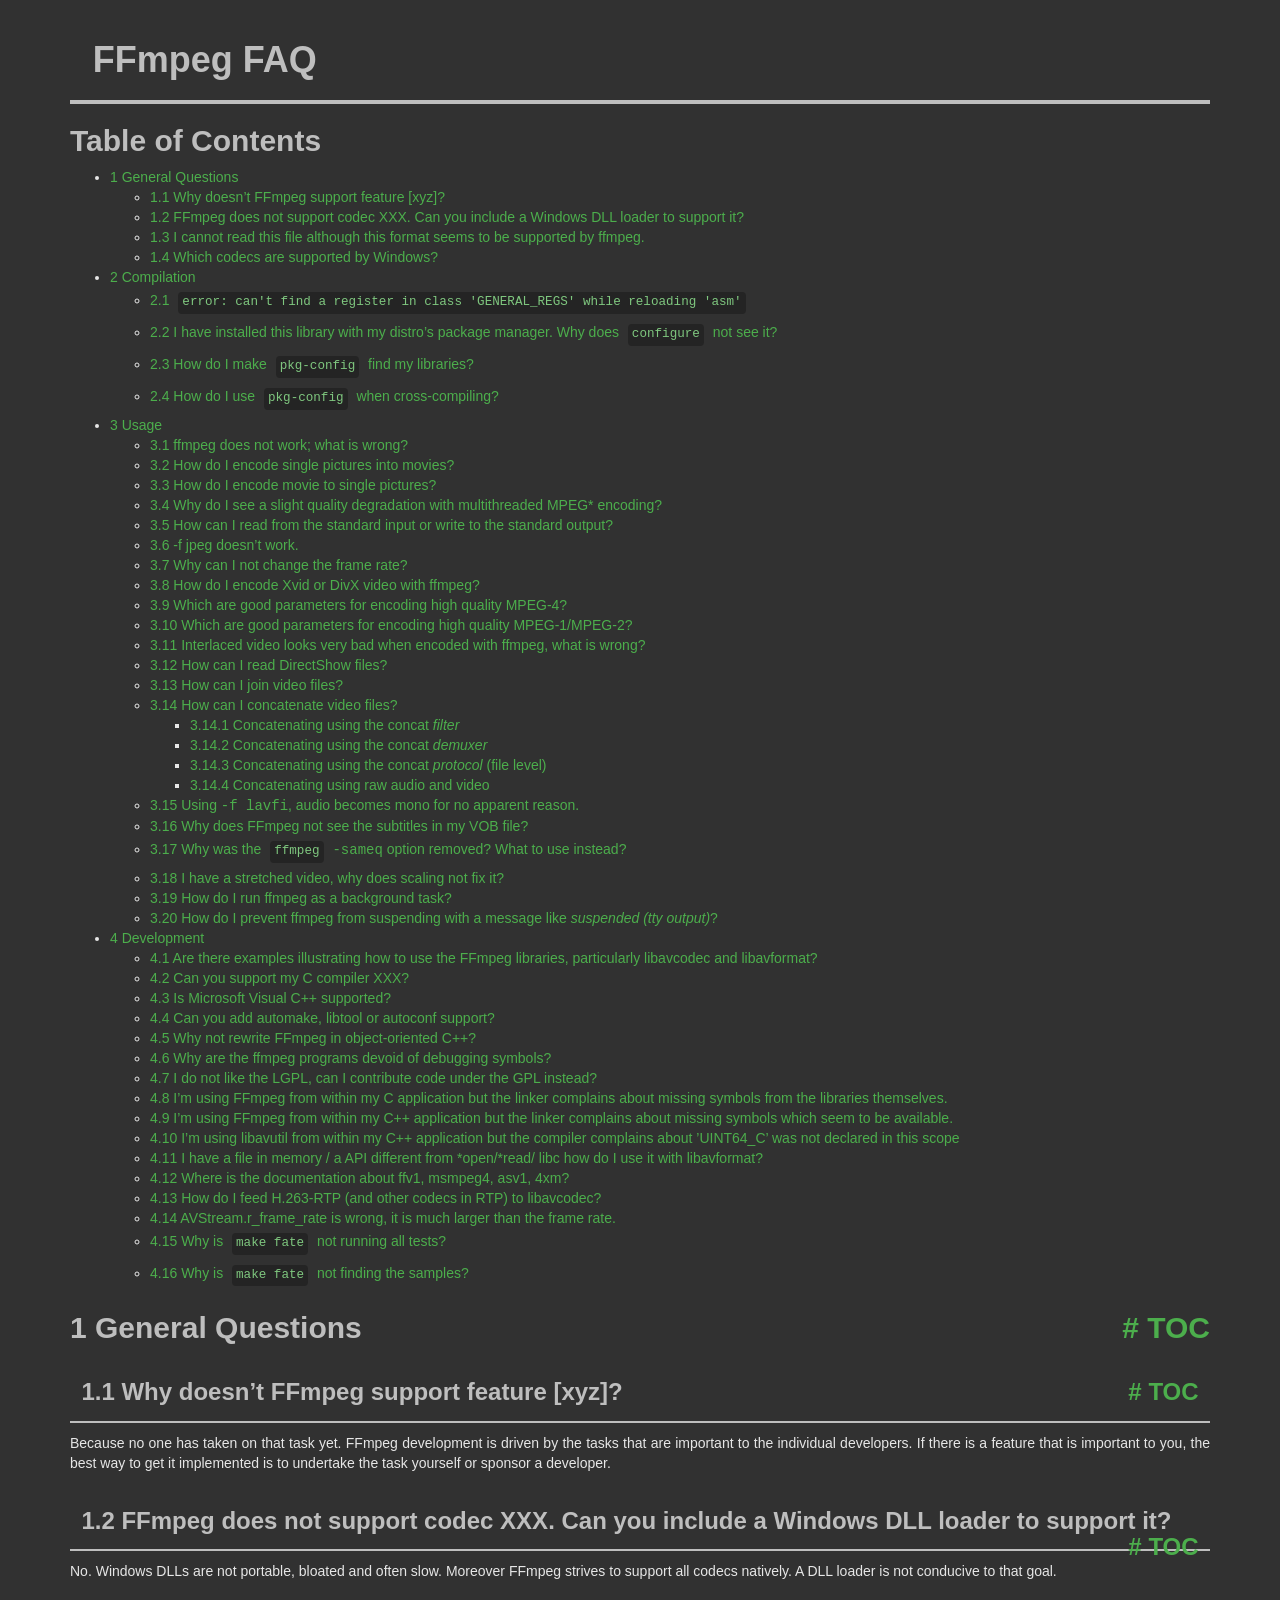
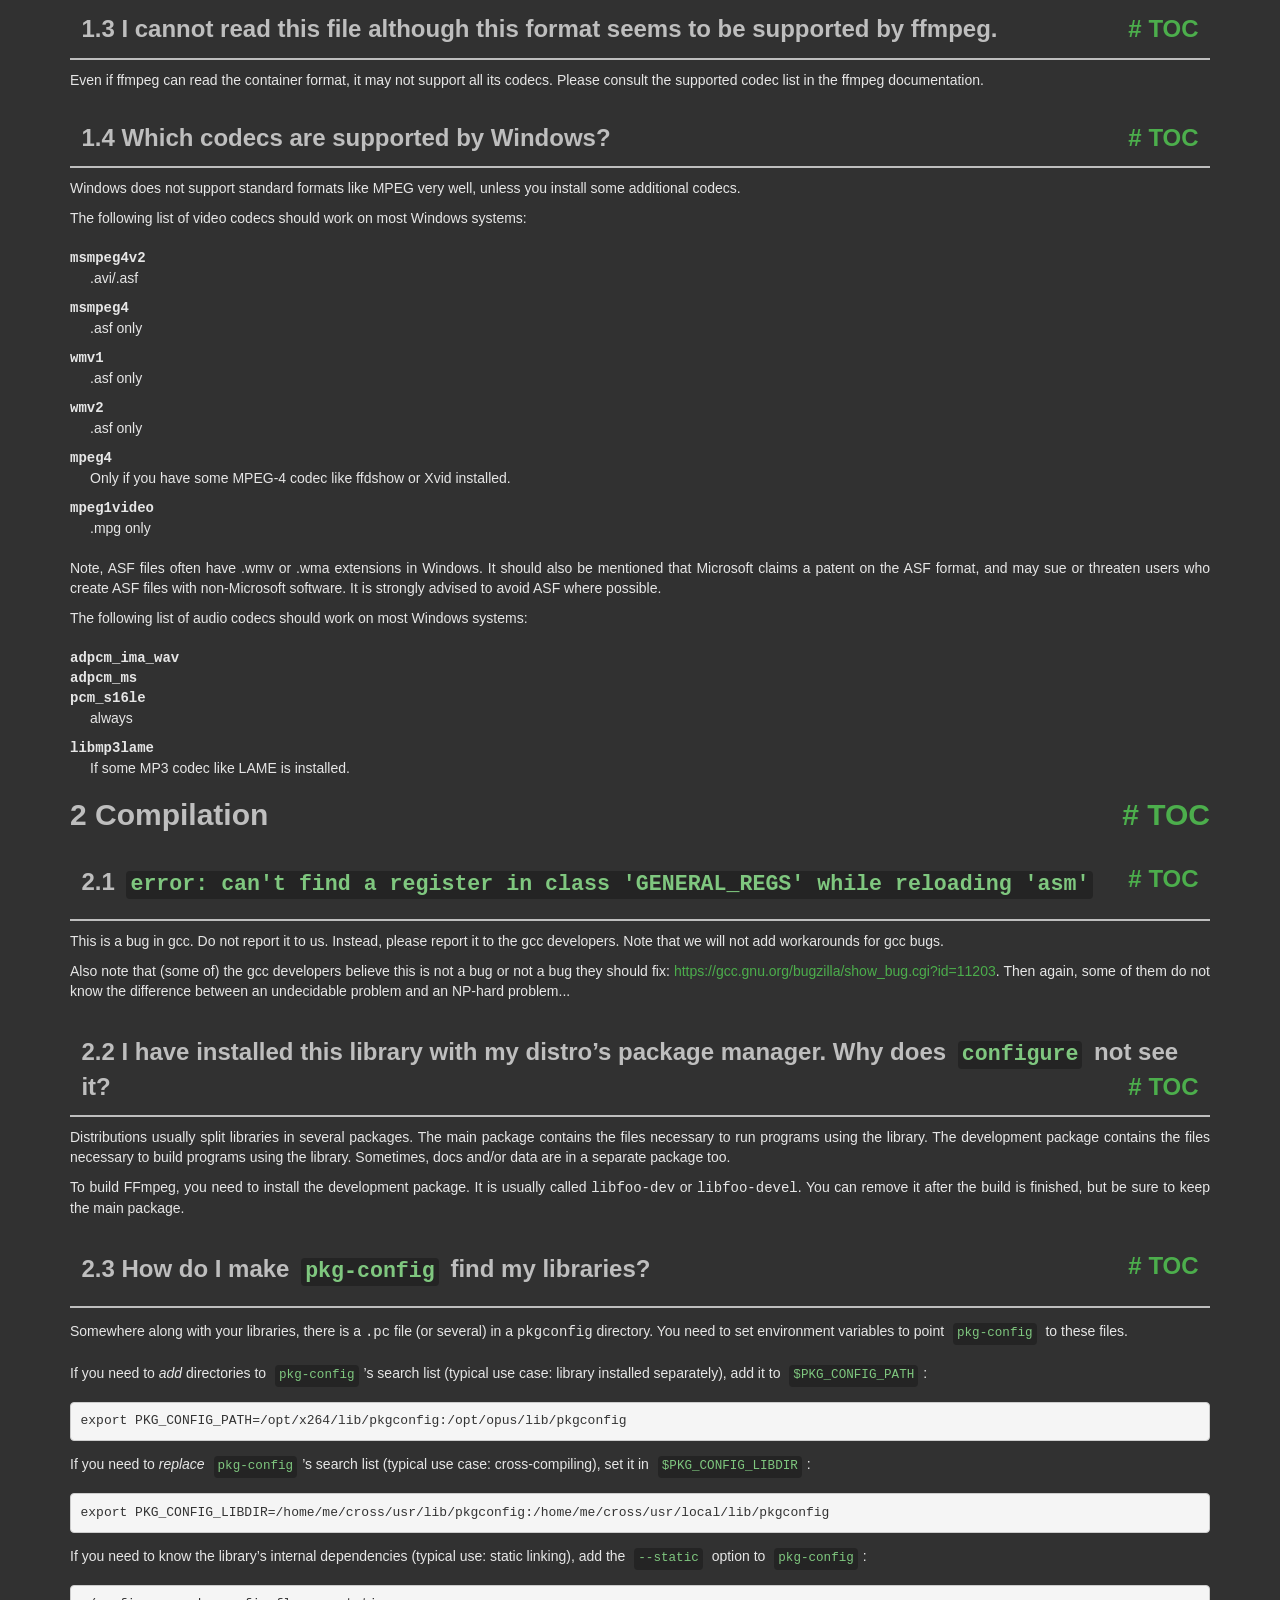
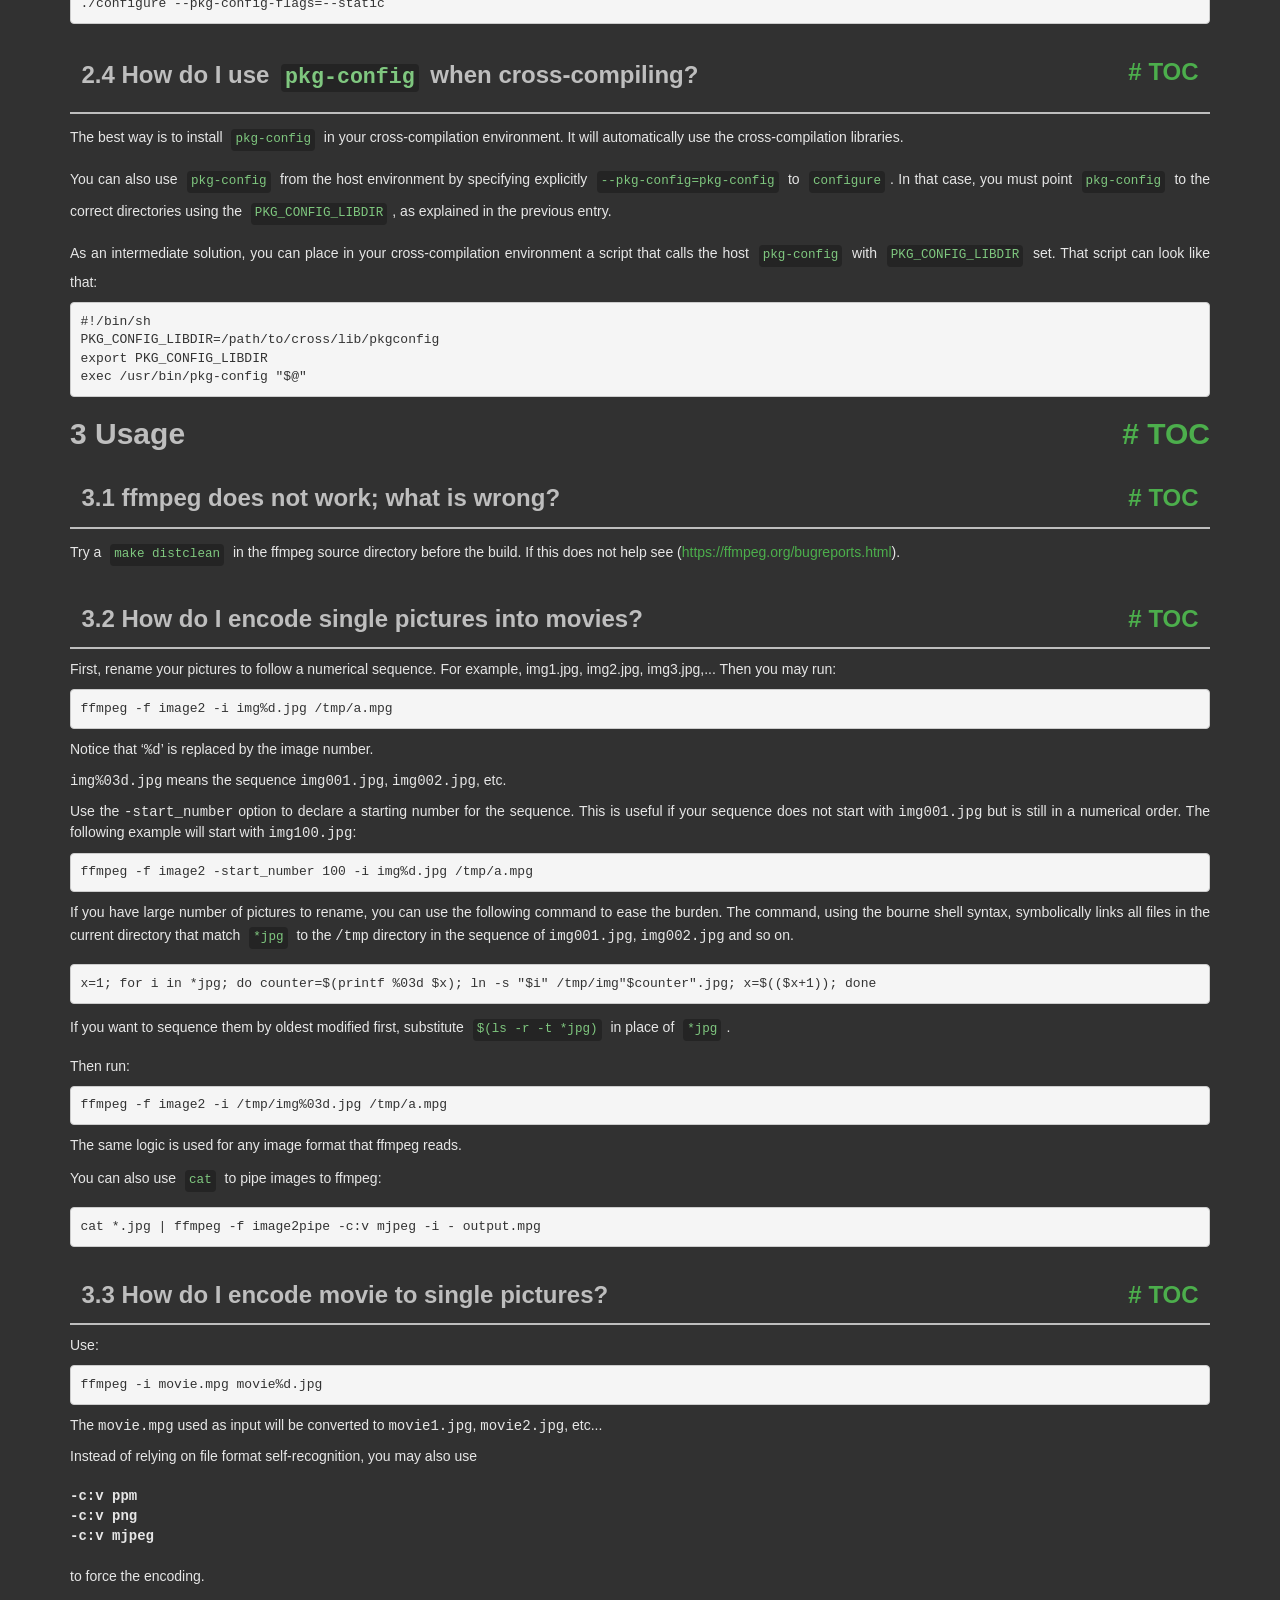
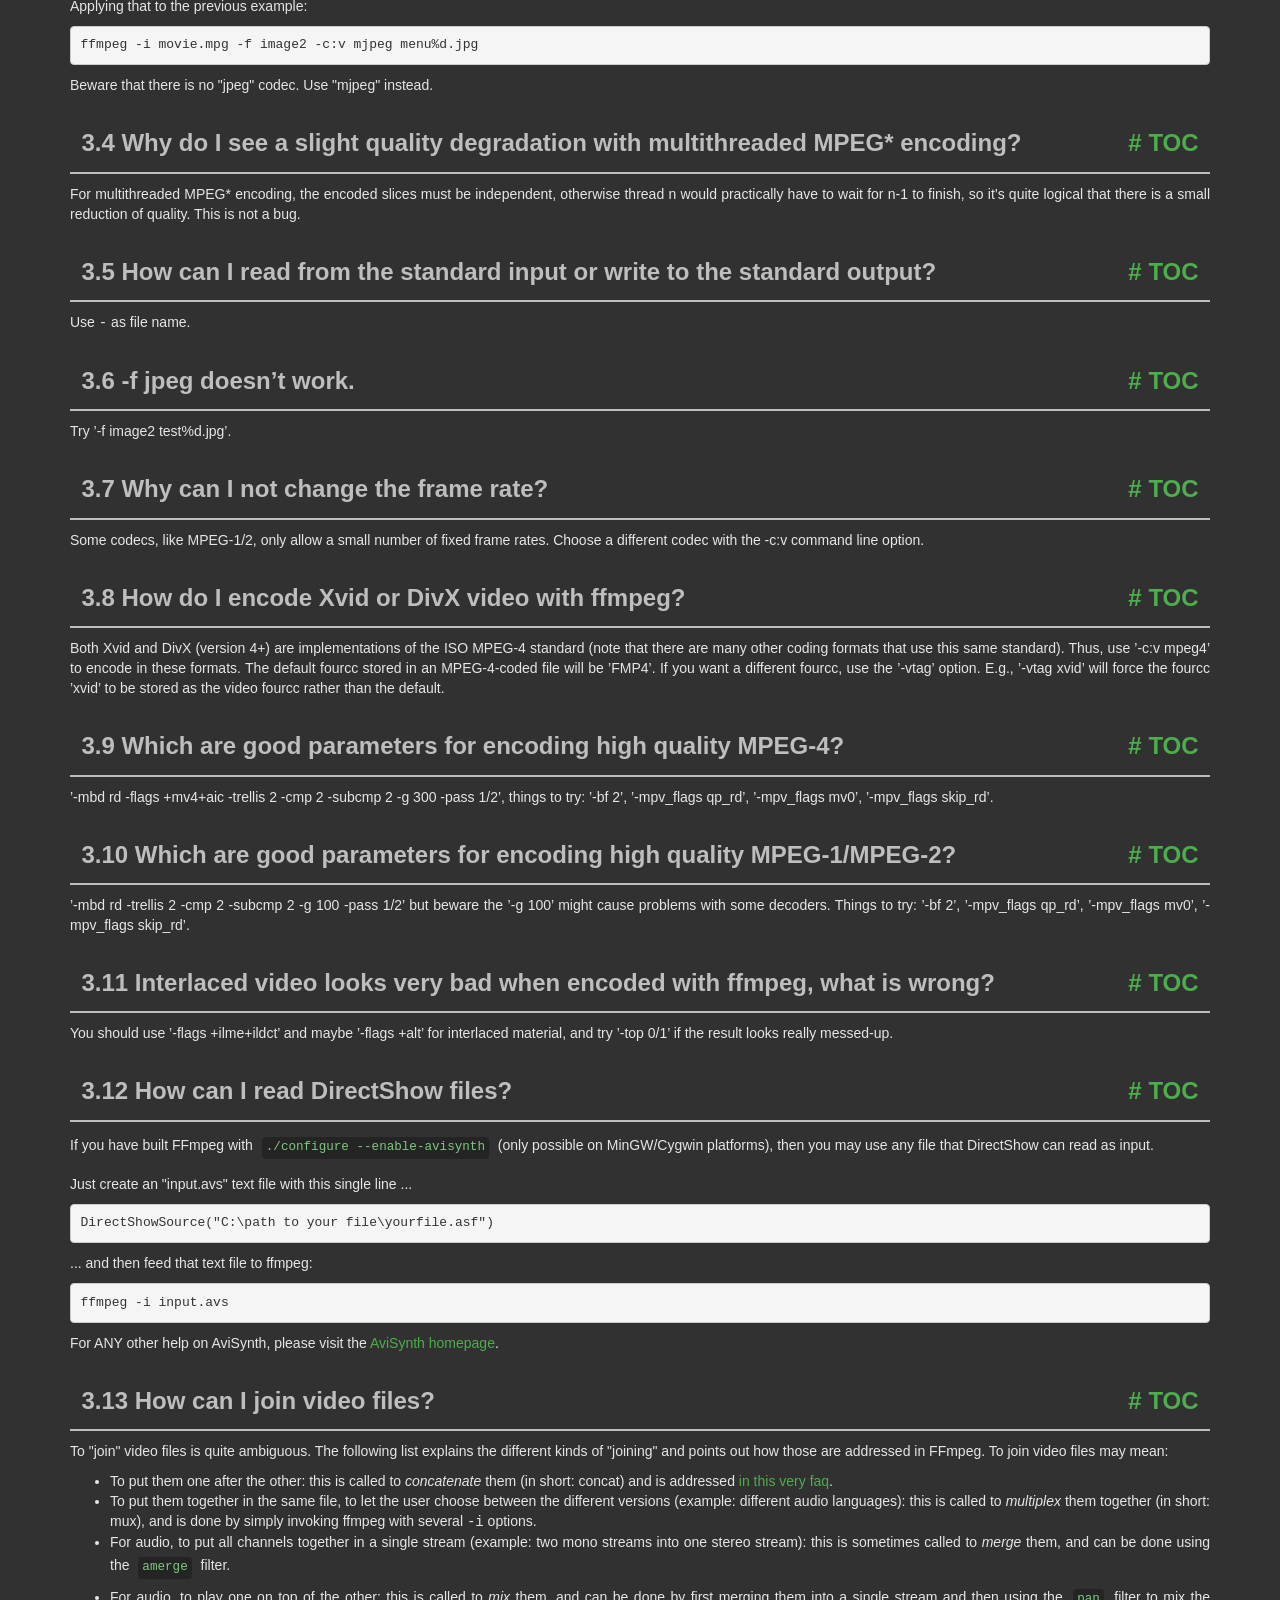
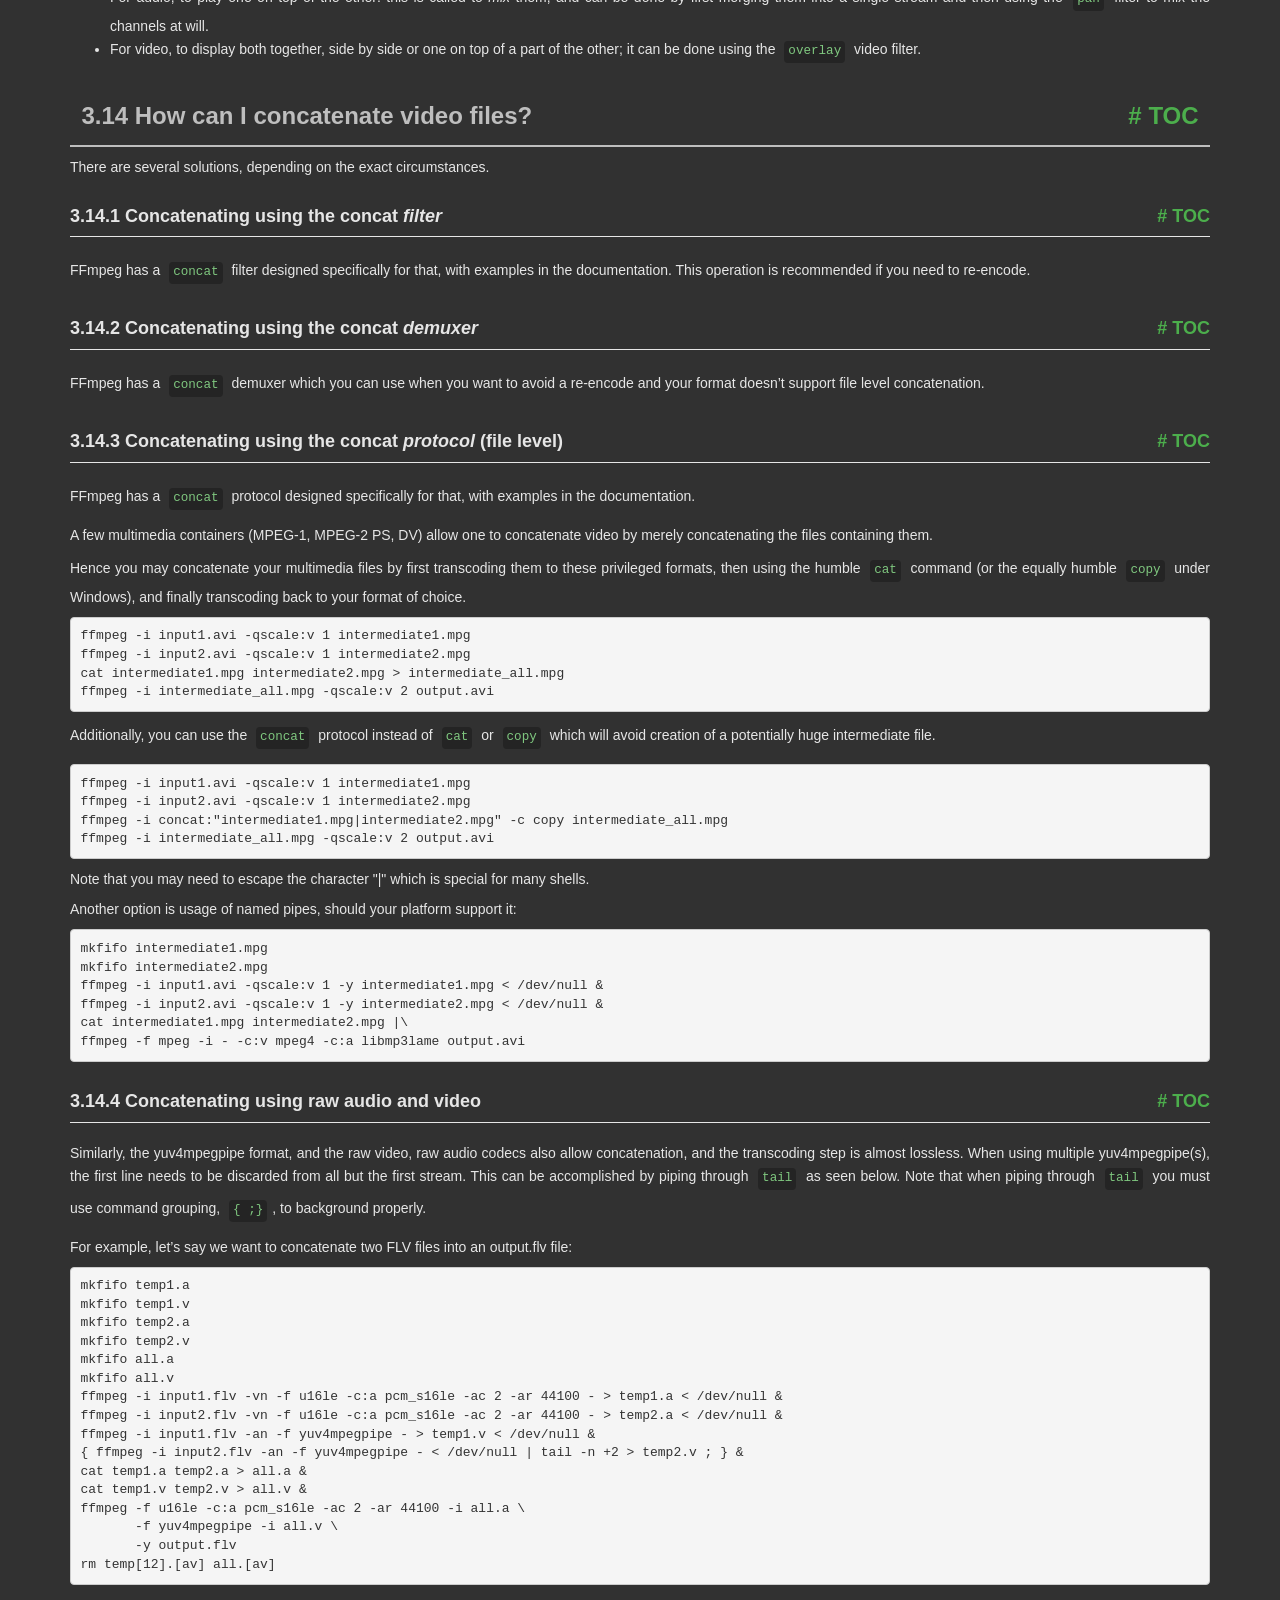
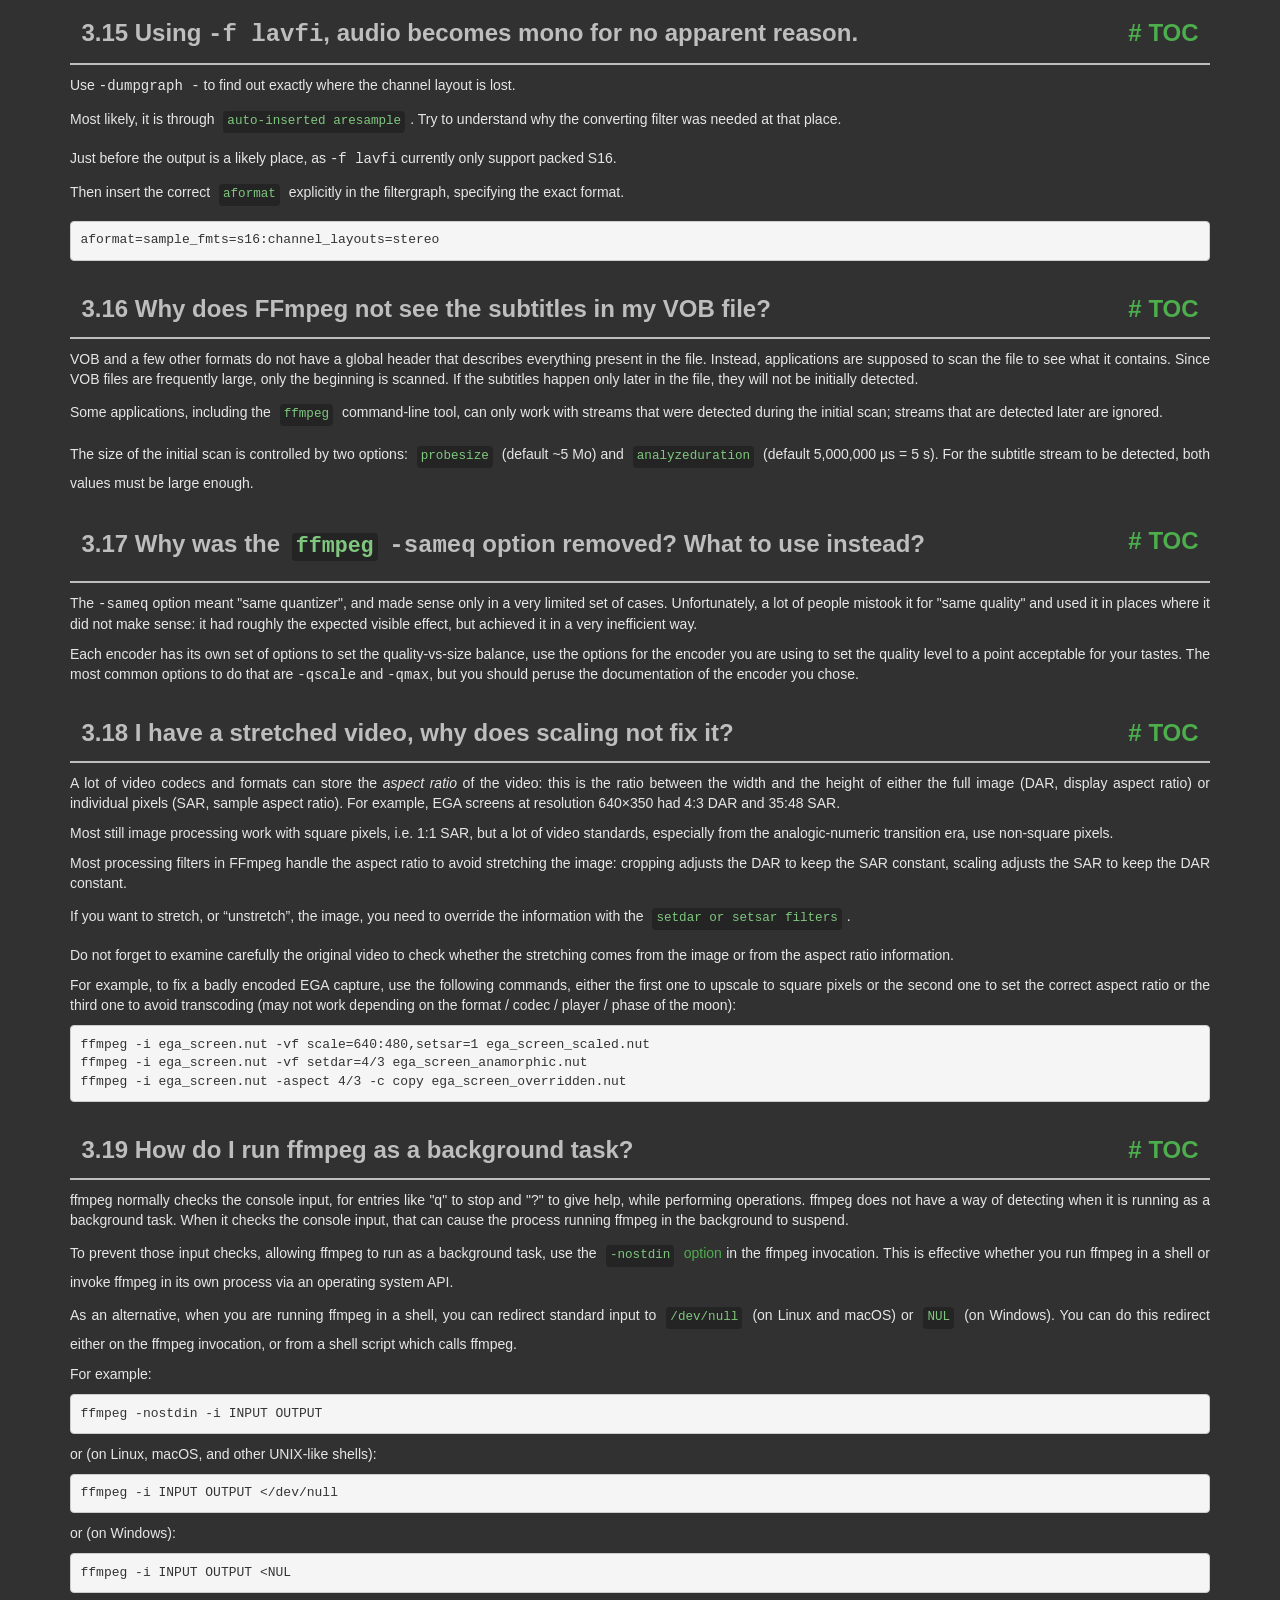
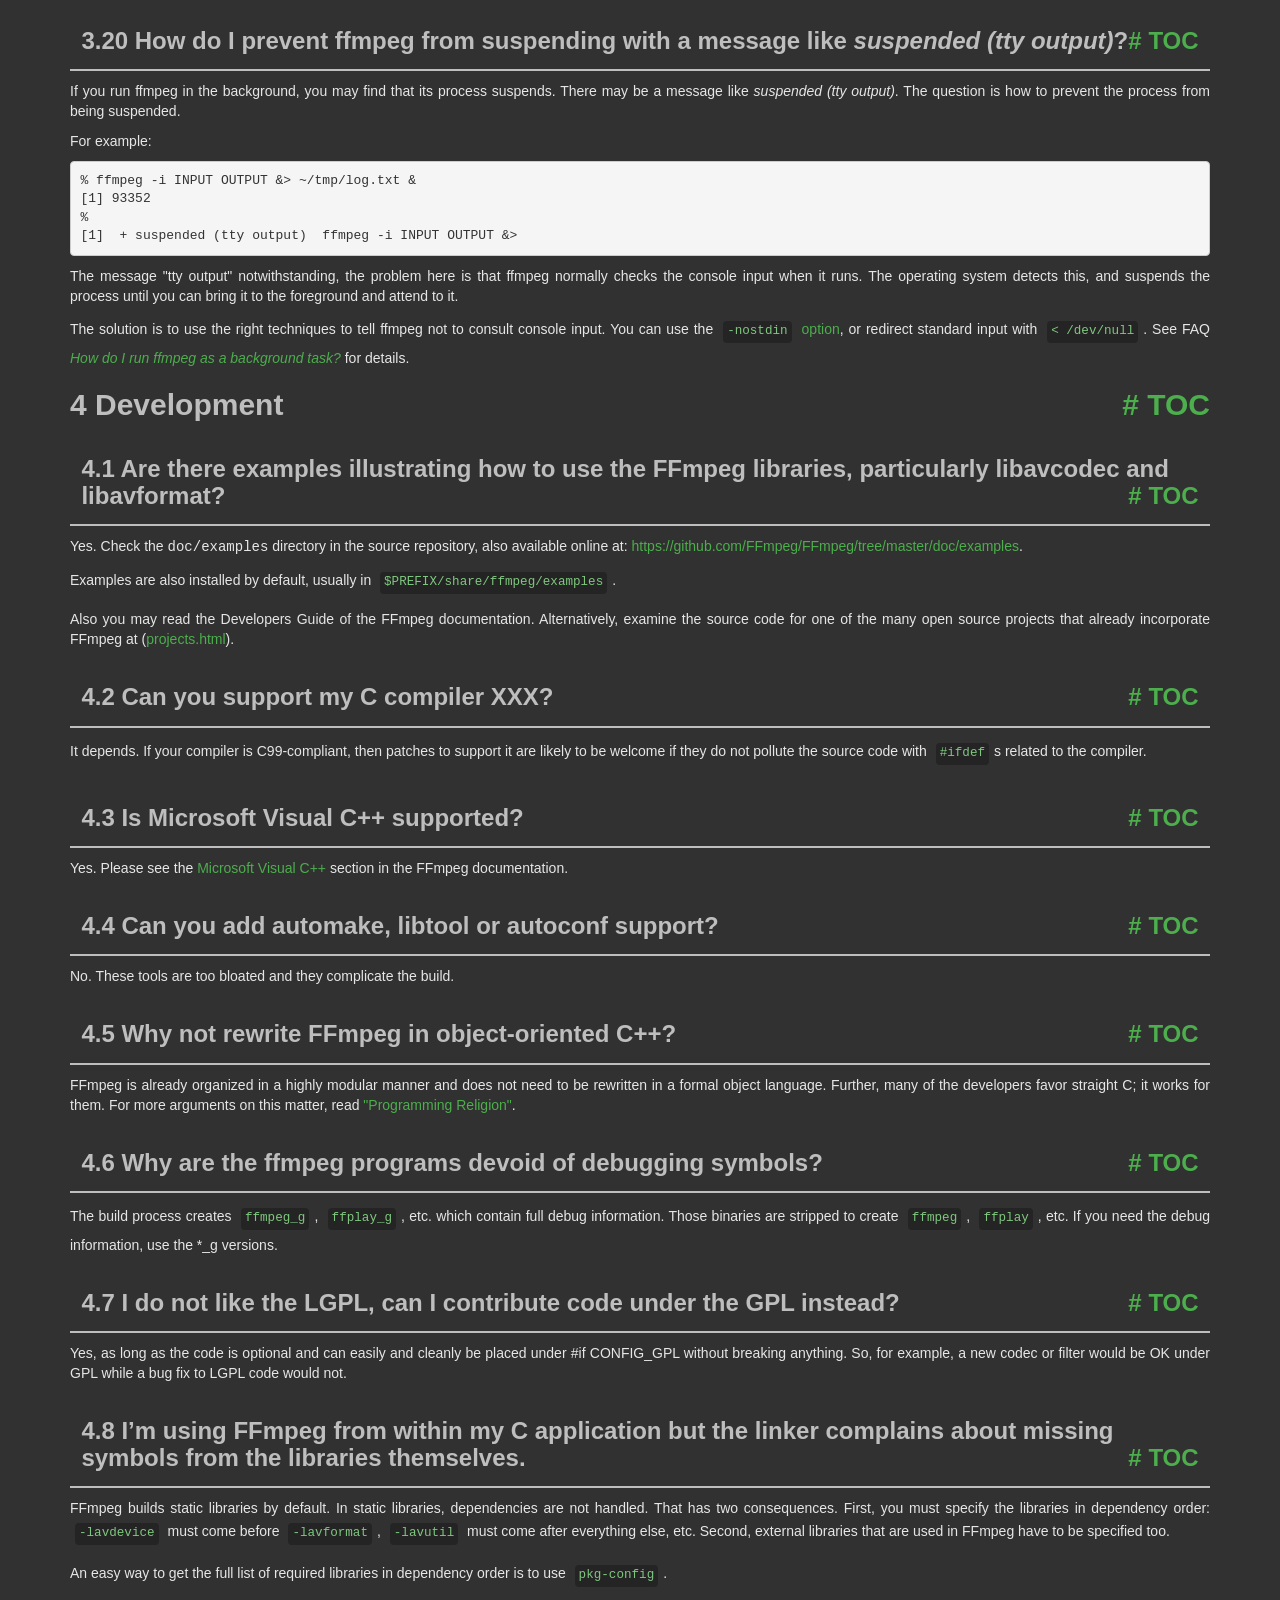
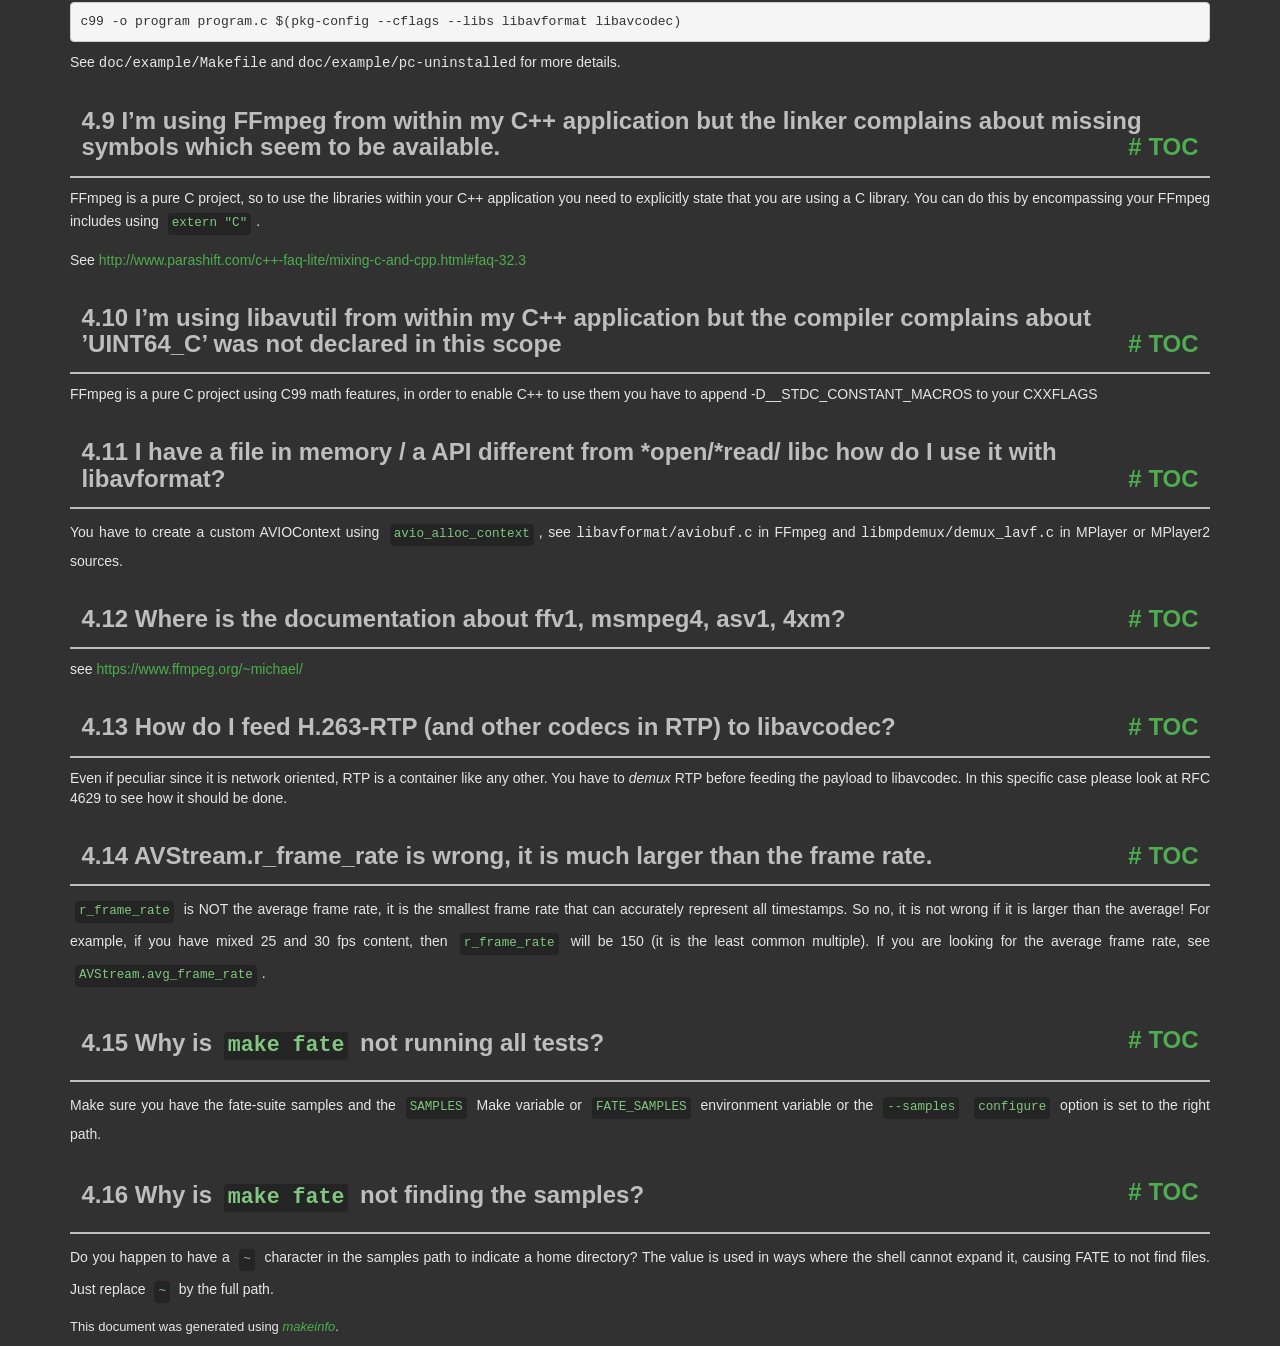
<file: ffmpeg-2025-12-31-git-38e89fe502-full_build/doc/faq.html>
<!DOCTYPE html PUBLIC "-//W3C//DTD HTML 4.01 Transitional//EN" "http://www.w3.org/TR/html4/loose.dtd">
<html>
<!-- Created by GNU Texinfo 7.2, https://www.gnu.org/software/texinfo/ -->
  <head>
    <meta charset="utf-8">
    <title>
      FFmpeg FAQ
    </title>
    <meta name="viewport" content="width=device-width,initial-scale=1.0">
    <link rel="stylesheet" type="text/css" href="bootstrap.min.css">
    <link rel="stylesheet" type="text/css" href="style.min.css">
  </head>
  <body>
    <div class="container">
      <h1>
      FFmpeg FAQ
      </h1>


<a name="SEC_Top"></a>

<div class="region-contents" id="SEC_Contents">
<h2 class="contents-heading">Table of Contents</h2>

<div class="contents">

<ul class="toc-numbered-mark">
  <li><a id="toc-General-Questions" href="#General-Questions">1 General Questions</a>
  <ul class="toc-numbered-mark">
    <li><a id="toc-Why-doesn_0027t-FFmpeg-support-feature-_005bxyz_005d_003f" href="#Why-doesn_0027t-FFmpeg-support-feature-_005bxyz_005d_003f">1.1 Why doesn&rsquo;t FFmpeg support feature [xyz]?</a></li>
    <li><a id="toc-FFmpeg-does-not-support-codec-XXX_002e-Can-you-include-a-Windows-DLL-loader-to-support-it_003f" href="#FFmpeg-does-not-support-codec-XXX_002e-Can-you-include-a-Windows-DLL-loader-to-support-it_003f">1.2 FFmpeg does not support codec XXX. Can you include a Windows DLL loader to support it?</a></li>
    <li><a id="toc-I-cannot-read-this-file-although-this-format-seems-to-be-supported-by-ffmpeg_002e" href="#I-cannot-read-this-file-although-this-format-seems-to-be-supported-by-ffmpeg_002e">1.3 I cannot read this file although this format seems to be supported by ffmpeg.</a></li>
    <li><a id="toc-Which-codecs-are-supported-by-Windows_003f" href="#Which-codecs-are-supported-by-Windows_003f">1.4 Which codecs are supported by Windows?</a></li>
  </ul></li>
  <li><a id="toc-Compilation" href="#Compilation">2 Compilation</a>
  <ul class="toc-numbered-mark">
    <li><a id="toc-error_003a-can_0027t-find-a-register-in-class-_0027GENERAL_005fREGS_0027-while-reloading-_0027asm_0027" href="#error_003a-can_0027t-find-a-register-in-class-_0027GENERAL_005fREGS_0027-while-reloading-_0027asm_0027">2.1 <code class="code">error: can't find a register in class 'GENERAL_REGS' while reloading 'asm'</code></a></li>
    <li><a id="toc-I-have-installed-this-library-with-my-distro_0027s-package-manager_002e-Why-does-configure-not-see-it_003f" href="#I-have-installed-this-library-with-my-distro_0027s-package-manager_002e-Why-does-configure-not-see-it_003f">2.2 I have installed this library with my distro&rsquo;s package manager. Why does <code class="command">configure</code> not see it?</a></li>
    <li><a id="toc-How-do-I-make-pkg_002dconfig-find-my-libraries_003f" href="#How-do-I-make-pkg_002dconfig-find-my-libraries_003f">2.3 How do I make <code class="command">pkg-config</code> find my libraries?</a></li>
    <li><a id="toc-How-do-I-use-pkg_002dconfig-when-cross_002dcompiling_003f" href="#How-do-I-use-pkg_002dconfig-when-cross_002dcompiling_003f">2.4 How do I use <code class="command">pkg-config</code> when cross-compiling?</a></li>
  </ul></li>
  <li><a id="toc-Usage" href="#Usage">3 Usage</a>
  <ul class="toc-numbered-mark">
    <li><a id="toc-ffmpeg-does-not-work_003b-what-is-wrong_003f" href="#ffmpeg-does-not-work_003b-what-is-wrong_003f">3.1 ffmpeg does not work; what is wrong?</a></li>
    <li><a id="toc-How-do-I-encode-single-pictures-into-movies_003f" href="#How-do-I-encode-single-pictures-into-movies_003f">3.2 How do I encode single pictures into movies?</a></li>
    <li><a id="toc-How-do-I-encode-movie-to-single-pictures_003f" href="#How-do-I-encode-movie-to-single-pictures_003f">3.3 How do I encode movie to single pictures?</a></li>
    <li><a id="toc-Why-do-I-see-a-slight-quality-degradation-with-multithreaded-MPEG_002a-encoding_003f" href="#Why-do-I-see-a-slight-quality-degradation-with-multithreaded-MPEG_002a-encoding_003f">3.4 Why do I see a slight quality degradation with multithreaded MPEG* encoding?</a></li>
    <li><a id="toc-How-can-I-read-from-the-standard-input-or-write-to-the-standard-output_003f" href="#How-can-I-read-from-the-standard-input-or-write-to-the-standard-output_003f">3.5 How can I read from the standard input or write to the standard output?</a></li>
    <li><a id="toc-_002df-jpeg-doesn_0027t-work_002e" href="#g_t_002df-jpeg-doesn_0027t-work_002e">3.6 -f jpeg doesn&rsquo;t work.</a></li>
    <li><a id="toc-Why-can-I-not-change-the-frame-rate_003f" href="#Why-can-I-not-change-the-frame-rate_003f">3.7 Why can I not change the frame rate?</a></li>
    <li><a id="toc-How-do-I-encode-Xvid-or-DivX-video-with-ffmpeg_003f" href="#How-do-I-encode-Xvid-or-DivX-video-with-ffmpeg_003f">3.8 How do I encode Xvid or DivX video with ffmpeg?</a></li>
    <li><a id="toc-Which-are-good-parameters-for-encoding-high-quality-MPEG_002d4_003f" href="#Which-are-good-parameters-for-encoding-high-quality-MPEG_002d4_003f">3.9 Which are good parameters for encoding high quality MPEG-4?</a></li>
    <li><a id="toc-Which-are-good-parameters-for-encoding-high-quality-MPEG_002d1_002fMPEG_002d2_003f" href="#Which-are-good-parameters-for-encoding-high-quality-MPEG_002d1_002fMPEG_002d2_003f">3.10 Which are good parameters for encoding high quality MPEG-1/MPEG-2?</a></li>
    <li><a id="toc-Interlaced-video-looks-very-bad-when-encoded-with-ffmpeg_002c-what-is-wrong_003f" href="#Interlaced-video-looks-very-bad-when-encoded-with-ffmpeg_002c-what-is-wrong_003f">3.11 Interlaced video looks very bad when encoded with ffmpeg, what is wrong?</a></li>
    <li><a id="toc-How-can-I-read-DirectShow-files_003f" href="#How-can-I-read-DirectShow-files_003f">3.12 How can I read DirectShow files?</a></li>
    <li><a id="toc-How-can-I-join-video-files_003f" href="#How-can-I-join-video-files_003f">3.13 How can I join video files?</a></li>
    <li><a id="toc-How-can-I-concatenate-video-files_003f" href="#How-can-I-concatenate-video-files_003f">3.14 How can I concatenate video files?</a>
    <ul class="toc-numbered-mark">
      <li><a id="toc-Concatenating-using-the-concat-filter" href="#Concatenating-using-the-concat-filter">3.14.1 Concatenating using the concat <em class="emph">filter</em></a></li>
      <li><a id="toc-Concatenating-using-the-concat-demuxer" href="#Concatenating-using-the-concat-demuxer">3.14.2 Concatenating using the concat <em class="emph">demuxer</em></a></li>
      <li><a id="toc-Concatenating-using-the-concat-protocol-_0028file-level_0029" href="#Concatenating-using-the-concat-protocol-_0028file-level_0029">3.14.3 Concatenating using the concat <em class="emph">protocol</em> (file level)</a></li>
      <li><a id="toc-Concatenating-using-raw-audio-and-video" href="#Concatenating-using-raw-audio-and-video">3.14.4 Concatenating using raw audio and video</a></li>
    </ul></li>
    <li><a id="toc-Using-_002df-lavfi_002c-audio-becomes-mono-for-no-apparent-reason_002e" href="#Using-_002df-lavfi_002c-audio-becomes-mono-for-no-apparent-reason_002e">3.15 Using <samp class="option">-f lavfi</samp>, audio becomes mono for no apparent reason.</a></li>
    <li><a id="toc-Why-does-FFmpeg-not-see-the-subtitles-in-my-VOB-file_003f" href="#Why-does-FFmpeg-not-see-the-subtitles-in-my-VOB-file_003f">3.16 Why does FFmpeg not see the subtitles in my VOB file?</a></li>
    <li><a id="toc-Why-was-the-ffmpeg-_002dsameq-option-removed_003f-What-to-use-instead_003f" href="#Why-was-the-ffmpeg-_002dsameq-option-removed_003f-What-to-use-instead_003f">3.17 Why was the <code class="command">ffmpeg</code> <samp class="option">-sameq</samp> option removed? What to use instead?</a></li>
    <li><a id="toc-I-have-a-stretched-video_002c-why-does-scaling-not-fix-it_003f" href="#I-have-a-stretched-video_002c-why-does-scaling-not-fix-it_003f">3.18 I have a stretched video, why does scaling not fix it?</a></li>
    <li><a id="toc-How-do-I-run-ffmpeg-as-a-background-task_003f" href="#How-do-I-run-ffmpeg-as-a-background-task_003f">3.19 How do I run ffmpeg as a background task?</a></li>
    <li><a id="toc-How-do-I-prevent-ffmpeg-from-suspending-with-a-message-like-suspended-_0028tty-output_0029_003f" href="#How-do-I-prevent-ffmpeg-from-suspending-with-a-message-like-suspended-_0028tty-output_0029_003f">3.20 How do I prevent ffmpeg from suspending with a message like <em class="emph">suspended (tty output)</em>?</a></li>
  </ul></li>
  <li><a id="toc-Development" href="#Development">4 Development</a>
  <ul class="toc-numbered-mark">
    <li><a id="toc-Are-there-examples-illustrating-how-to-use-the-FFmpeg-libraries_002c-particularly-libavcodec-and-libavformat_003f" href="#Are-there-examples-illustrating-how-to-use-the-FFmpeg-libraries_002c-particularly-libavcodec-and-libavformat_003f">4.1 Are there examples illustrating how to use the FFmpeg libraries, particularly libavcodec and libavformat?</a></li>
    <li><a id="toc-Can-you-support-my-C-compiler-XXX_003f" href="#Can-you-support-my-C-compiler-XXX_003f">4.2 Can you support my C compiler XXX?</a></li>
    <li><a id="toc-Is-Microsoft-Visual-C_002b_002b-supported_003f" href="#Is-Microsoft-Visual-C_002b_002b-supported_003f">4.3 Is Microsoft Visual C++ supported?</a></li>
    <li><a id="toc-Can-you-add-automake_002c-libtool-or-autoconf-support_003f" href="#Can-you-add-automake_002c-libtool-or-autoconf-support_003f">4.4 Can you add automake, libtool or autoconf support?</a></li>
    <li><a id="toc-Why-not-rewrite-FFmpeg-in-object_002doriented-C_002b_002b_003f" href="#Why-not-rewrite-FFmpeg-in-object_002doriented-C_002b_002b_003f">4.5 Why not rewrite FFmpeg in object-oriented C++?</a></li>
    <li><a id="toc-Why-are-the-ffmpeg-programs-devoid-of-debugging-symbols_003f" href="#Why-are-the-ffmpeg-programs-devoid-of-debugging-symbols_003f">4.6 Why are the ffmpeg programs devoid of debugging symbols?</a></li>
    <li><a id="toc-I-do-not-like-the-LGPL_002c-can-I-contribute-code-under-the-GPL-instead_003f" href="#I-do-not-like-the-LGPL_002c-can-I-contribute-code-under-the-GPL-instead_003f">4.7 I do not like the LGPL, can I contribute code under the GPL instead?</a></li>
    <li><a id="toc-I_0027m-using-FFmpeg-from-within-my-C-application-but-the-linker-complains-about-missing-symbols-from-the-libraries-themselves_002e" href="#I_0027m-using-FFmpeg-from-within-my-C-application-but-the-linker-complains-about-missing-symbols-from-the-libraries-themselves_002e">4.8 I&rsquo;m using FFmpeg from within my C application but the linker complains about missing symbols from the libraries themselves.</a></li>
    <li><a id="toc-I_0027m-using-FFmpeg-from-within-my-C_002b_002b-application-but-the-linker-complains-about-missing-symbols-which-seem-to-be-available_002e" href="#I_0027m-using-FFmpeg-from-within-my-C_002b_002b-application-but-the-linker-complains-about-missing-symbols-which-seem-to-be-available_002e">4.9 I&rsquo;m using FFmpeg from within my C++ application but the linker complains about missing symbols which seem to be available.</a></li>
    <li><a id="toc-I_0027m-using-libavutil-from-within-my-C_002b_002b-application-but-the-compiler-complains-about-_0027UINT64_005fC_0027-was-not-declared-in-this-scope" href="#I_0027m-using-libavutil-from-within-my-C_002b_002b-application-but-the-compiler-complains-about-_0027UINT64_005fC_0027-was-not-declared-in-this-scope">4.10 I&rsquo;m using libavutil from within my C++ application but the compiler complains about &rsquo;UINT64_C&rsquo; was not declared in this scope</a></li>
    <li><a id="toc-I-have-a-file-in-memory-_002f-a-API-different-from-_002aopen_002f_002aread_002f-libc-how-do-I-use-it-with-libavformat_003f" href="#I-have-a-file-in-memory-_002f-a-API-different-from-_002aopen_002f_002aread_002f-libc-how-do-I-use-it-with-libavformat_003f">4.11 I have a file in memory / a API different from *open/*read/ libc how do I use it with libavformat?</a></li>
    <li><a id="toc-Where-is-the-documentation-about-ffv1_002c-msmpeg4_002c-asv1_002c-4xm_003f" href="#Where-is-the-documentation-about-ffv1_002c-msmpeg4_002c-asv1_002c-4xm_003f">4.12 Where is the documentation about ffv1, msmpeg4, asv1, 4xm?</a></li>
    <li><a id="toc-How-do-I-feed-H_002e263_002dRTP-_0028and-other-codecs-in-RTP_0029-to-libavcodec_003f" href="#How-do-I-feed-H_002e263_002dRTP-_0028and-other-codecs-in-RTP_0029-to-libavcodec_003f">4.13 How do I feed H.263-RTP (and other codecs in RTP) to libavcodec?</a></li>
    <li><a id="toc-AVStream_002er_005fframe_005frate-is-wrong_002c-it-is-much-larger-than-the-frame-rate_002e" href="#AVStream_002er_005fframe_005frate-is-wrong_002c-it-is-much-larger-than-the-frame-rate_002e">4.14 AVStream.r_frame_rate is wrong, it is much larger than the frame rate.</a></li>
    <li><a id="toc-Why-is-make-fate-not-running-all-tests_003f" href="#Why-is-make-fate-not-running-all-tests_003f">4.15 Why is <code class="code">make fate</code> not running all tests?</a></li>
    <li><a id="toc-Why-is-make-fate-not-finding-the-samples_003f" href="#Why-is-make-fate-not-finding-the-samples_003f">4.16 Why is <code class="code">make fate</code> not finding the samples?</a></li>
  </ul></li>
</ul>
</div>
</div>

<a name="General-Questions"></a>
<h2 class="chapter">1 General Questions<span class="pull-right"><a class="anchor hidden-xs" href="#General-Questions" aria-hidden="true">#</a> <a class="anchor hidden-xs"href="#toc-General-Questions" aria-hidden="true">TOC</a></span></h2>

<a name="Why-doesn_0027t-FFmpeg-support-feature-_005bxyz_005d_003f"></a>
<h3 class="section">1.1 Why doesn&rsquo;t FFmpeg support feature [xyz]?<span class="pull-right"><a class="anchor hidden-xs" href="#Why-doesn_0027t-FFmpeg-support-feature-_005bxyz_005d_003f" aria-hidden="true">#</a> <a class="anchor hidden-xs"href="#toc-Why-doesn_0027t-FFmpeg-support-feature-_005bxyz_005d_003f" aria-hidden="true">TOC</a></span></h3>

<p>Because no one has taken on that task yet. FFmpeg development is
driven by the tasks that are important to the individual developers.
If there is a feature that is important to you, the best way to get
it implemented is to undertake the task yourself or sponsor a developer.
</p>
<a name="FFmpeg-does-not-support-codec-XXX_002e-Can-you-include-a-Windows-DLL-loader-to-support-it_003f"></a>
<h3 class="section">1.2 FFmpeg does not support codec XXX. Can you include a Windows DLL loader to support it?<span class="pull-right"><a class="anchor hidden-xs" href="#FFmpeg-does-not-support-codec-XXX_002e-Can-you-include-a-Windows-DLL-loader-to-support-it_003f" aria-hidden="true">#</a> <a class="anchor hidden-xs"href="#toc-FFmpeg-does-not-support-codec-XXX_002e-Can-you-include-a-Windows-DLL-loader-to-support-it_003f" aria-hidden="true">TOC</a></span></h3>

<p>No. Windows DLLs are not portable, bloated and often slow.
Moreover FFmpeg strives to support all codecs natively.
A DLL loader is not conducive to that goal.
</p>
<a name="I-cannot-read-this-file-although-this-format-seems-to-be-supported-by-ffmpeg_002e"></a>
<h3 class="section">1.3 I cannot read this file although this format seems to be supported by ffmpeg.<span class="pull-right"><a class="anchor hidden-xs" href="#I-cannot-read-this-file-although-this-format-seems-to-be-supported-by-ffmpeg_002e" aria-hidden="true">#</a> <a class="anchor hidden-xs"href="#toc-I-cannot-read-this-file-although-this-format-seems-to-be-supported-by-ffmpeg_002e" aria-hidden="true">TOC</a></span></h3>

<p>Even if ffmpeg can read the container format, it may not support all its
codecs. Please consult the supported codec list in the ffmpeg
documentation.
</p>
<a name="Which-codecs-are-supported-by-Windows_003f"></a>
<h3 class="section">1.4 Which codecs are supported by Windows?<span class="pull-right"><a class="anchor hidden-xs" href="#Which-codecs-are-supported-by-Windows_003f" aria-hidden="true">#</a> <a class="anchor hidden-xs"href="#toc-Which-codecs-are-supported-by-Windows_003f" aria-hidden="true">TOC</a></span></h3>

<p>Windows does not support standard formats like MPEG very well, unless you
install some additional codecs.
</p>
<p>The following list of video codecs should work on most Windows systems:
</p><dl class="table">
<dt><samp class="option">msmpeg4v2</samp></dt>
<dd><p>.avi/.asf
</p></dd>
<dt><samp class="option">msmpeg4</samp></dt>
<dd><p>.asf only
</p></dd>
<dt><samp class="option">wmv1</samp></dt>
<dd><p>.asf only
</p></dd>
<dt><samp class="option">wmv2</samp></dt>
<dd><p>.asf only
</p></dd>
<dt><samp class="option">mpeg4</samp></dt>
<dd><p>Only if you have some MPEG-4 codec like ffdshow or Xvid installed.
</p></dd>
<dt><samp class="option">mpeg1video</samp></dt>
<dd><p>.mpg only
</p></dd>
</dl>
<p>Note, ASF files often have .wmv or .wma extensions in Windows. It should also
be mentioned that Microsoft claims a patent on the ASF format, and may sue
or threaten users who create ASF files with non-Microsoft software. It is
strongly advised to avoid ASF where possible.
</p>
<p>The following list of audio codecs should work on most Windows systems:
</p><dl class="table">
<dt><samp class="option">adpcm_ima_wav</samp></dt>
<dt><samp class="option">adpcm_ms</samp></dt>
<dt><samp class="option">pcm_s16le</samp></dt>
<dd><p>always
</p></dd>
<dt><samp class="option">libmp3lame</samp></dt>
<dd><p>If some MP3 codec like LAME is installed.
</p></dd>
</dl>


<a name="Compilation"></a>
<h2 class="chapter">2 Compilation<span class="pull-right"><a class="anchor hidden-xs" href="#Compilation" aria-hidden="true">#</a> <a class="anchor hidden-xs"href="#toc-Compilation" aria-hidden="true">TOC</a></span></h2>

<a name="error_003a-can_0027t-find-a-register-in-class-_0027GENERAL_005fREGS_0027-while-reloading-_0027asm_0027"></a>
<h3 class="section">2.1 <code class="code">error: can't find a register in class 'GENERAL_REGS' while reloading 'asm'</code><span class="pull-right"><a class="anchor hidden-xs" href="#error_003a-can_0027t-find-a-register-in-class-_0027GENERAL_005fREGS_0027-while-reloading-_0027asm_0027" aria-hidden="true">#</a> <a class="anchor hidden-xs"href="#toc-error_003a-can_0027t-find-a-register-in-class-_0027GENERAL_005fREGS_0027-while-reloading-_0027asm_0027" aria-hidden="true">TOC</a></span></h3>

<p>This is a bug in gcc. Do not report it to us. Instead, please report it to
the gcc developers. Note that we will not add workarounds for gcc bugs.
</p>
<p>Also note that (some of) the gcc developers believe this is not a bug or
not a bug they should fix:
<a class="url" href="https://gcc.gnu.org/bugzilla/show_bug.cgi?id=11203">https://gcc.gnu.org/bugzilla/show_bug.cgi?id=11203</a>.
Then again, some of them do not know the difference between an undecidable
problem and an NP-hard problem...
</p>
<a name="I-have-installed-this-library-with-my-distro_0027s-package-manager_002e-Why-does-configure-not-see-it_003f"></a>
<h3 class="section">2.2 I have installed this library with my distro&rsquo;s package manager. Why does <code class="command">configure</code> not see it?<span class="pull-right"><a class="anchor hidden-xs" href="#I-have-installed-this-library-with-my-distro_0027s-package-manager_002e-Why-does-configure-not-see-it_003f" aria-hidden="true">#</a> <a class="anchor hidden-xs"href="#toc-I-have-installed-this-library-with-my-distro_0027s-package-manager_002e-Why-does-configure-not-see-it_003f" aria-hidden="true">TOC</a></span></h3>

<p>Distributions usually split libraries in several packages. The main package
contains the files necessary to run programs using the library. The
development package contains the files necessary to build programs using the
library. Sometimes, docs and/or data are in a separate package too.
</p>
<p>To build FFmpeg, you need to install the development package. It is usually
called <samp class="file">libfoo-dev</samp> or <samp class="file">libfoo-devel</samp>. You can remove it after the
build is finished, but be sure to keep the main package.
</p>
<a name="How-do-I-make-pkg_002dconfig-find-my-libraries_003f"></a>
<h3 class="section">2.3 How do I make <code class="command">pkg-config</code> find my libraries?<span class="pull-right"><a class="anchor hidden-xs" href="#How-do-I-make-pkg_002dconfig-find-my-libraries_003f" aria-hidden="true">#</a> <a class="anchor hidden-xs"href="#toc-How-do-I-make-pkg_002dconfig-find-my-libraries_003f" aria-hidden="true">TOC</a></span></h3>

<p>Somewhere along with your libraries, there is a <samp class="file">.pc</samp> file (or several)
in a <samp class="file">pkgconfig</samp> directory. You need to set environment variables to
point <code class="command">pkg-config</code> to these files.
</p>
<p>If you need to <em class="emph">add</em> directories to <code class="command">pkg-config</code>&rsquo;s search list
(typical use case: library installed separately), add it to
<code class="code">$PKG_CONFIG_PATH</code>:
</p>
<div class="example">
<pre class="example-preformatted">export PKG_CONFIG_PATH=/opt/x264/lib/pkgconfig:/opt/opus/lib/pkgconfig
</pre></div>

<p>If you need to <em class="emph">replace</em> <code class="command">pkg-config</code>&rsquo;s search list
(typical use case: cross-compiling), set it in
<code class="code">$PKG_CONFIG_LIBDIR</code>:
</p>
<div class="example">
<pre class="example-preformatted">export PKG_CONFIG_LIBDIR=/home/me/cross/usr/lib/pkgconfig:/home/me/cross/usr/local/lib/pkgconfig
</pre></div>

<p>If you need to know the library&rsquo;s internal dependencies (typical use: static
linking), add the <code class="code">--static</code> option to <code class="command">pkg-config</code>:
</p>
<div class="example">
<pre class="example-preformatted">./configure --pkg-config-flags=--static
</pre></div>

<a name="How-do-I-use-pkg_002dconfig-when-cross_002dcompiling_003f"></a>
<h3 class="section">2.4 How do I use <code class="command">pkg-config</code> when cross-compiling?<span class="pull-right"><a class="anchor hidden-xs" href="#How-do-I-use-pkg_002dconfig-when-cross_002dcompiling_003f" aria-hidden="true">#</a> <a class="anchor hidden-xs"href="#toc-How-do-I-use-pkg_002dconfig-when-cross_002dcompiling_003f" aria-hidden="true">TOC</a></span></h3>

<p>The best way is to install <code class="command">pkg-config</code> in your cross-compilation
environment. It will automatically use the cross-compilation libraries.
</p>
<p>You can also use <code class="command">pkg-config</code> from the host environment by
specifying explicitly <code class="code">--pkg-config=pkg-config</code> to <code class="command">configure</code>.
In that case, you must point <code class="command">pkg-config</code> to the correct directories
using the <code class="code">PKG_CONFIG_LIBDIR</code>, as explained in the previous entry.
</p>
<p>As an intermediate solution, you can place in your cross-compilation
environment a script that calls the host <code class="command">pkg-config</code> with
<code class="code">PKG_CONFIG_LIBDIR</code> set. That script can look like that:
</p>
<div class="example">
<pre class="example-preformatted">#!/bin/sh
PKG_CONFIG_LIBDIR=/path/to/cross/lib/pkgconfig
export PKG_CONFIG_LIBDIR
exec /usr/bin/pkg-config &quot;$@&quot;
</pre></div>

<a name="Usage"></a>
<h2 class="chapter">3 Usage<span class="pull-right"><a class="anchor hidden-xs" href="#Usage" aria-hidden="true">#</a> <a class="anchor hidden-xs"href="#toc-Usage" aria-hidden="true">TOC</a></span></h2>

<a name="ffmpeg-does-not-work_003b-what-is-wrong_003f"></a>
<h3 class="section">3.1 ffmpeg does not work; what is wrong?<span class="pull-right"><a class="anchor hidden-xs" href="#ffmpeg-does-not-work_003b-what-is-wrong_003f" aria-hidden="true">#</a> <a class="anchor hidden-xs"href="#toc-ffmpeg-does-not-work_003b-what-is-wrong_003f" aria-hidden="true">TOC</a></span></h3>

<p>Try a <code class="code">make distclean</code> in the ffmpeg source directory before the build.
If this does not help see
(<a class="url" href="https://ffmpeg.org/bugreports.html">https://ffmpeg.org/bugreports.html</a>).
</p>
<a name="How-do-I-encode-single-pictures-into-movies_003f"></a>
<h3 class="section">3.2 How do I encode single pictures into movies?<span class="pull-right"><a class="anchor hidden-xs" href="#How-do-I-encode-single-pictures-into-movies_003f" aria-hidden="true">#</a> <a class="anchor hidden-xs"href="#toc-How-do-I-encode-single-pictures-into-movies_003f" aria-hidden="true">TOC</a></span></h3>

<p>First, rename your pictures to follow a numerical sequence.
For example, img1.jpg, img2.jpg, img3.jpg,...
Then you may run:
</p>
<div class="example">
<pre class="example-preformatted">ffmpeg -f image2 -i img%d.jpg /tmp/a.mpg
</pre></div>

<p>Notice that &lsquo;<samp class="samp">%d</samp>&rsquo; is replaced by the image number.
</p>
<p><samp class="file">img%03d.jpg</samp> means the sequence <samp class="file">img001.jpg</samp>, <samp class="file">img002.jpg</samp>, etc.
</p>
<p>Use the <samp class="option">-start_number</samp> option to declare a starting number for
the sequence. This is useful if your sequence does not start with
<samp class="file">img001.jpg</samp> but is still in a numerical order. The following
example will start with <samp class="file">img100.jpg</samp>:
</p>
<div class="example">
<pre class="example-preformatted">ffmpeg -f image2 -start_number 100 -i img%d.jpg /tmp/a.mpg
</pre></div>

<p>If you have large number of pictures to rename, you can use the
following command to ease the burden. The command, using the bourne
shell syntax, symbolically links all files in the current directory
that match <code class="code">*jpg</code> to the <samp class="file">/tmp</samp> directory in the sequence of
<samp class="file">img001.jpg</samp>, <samp class="file">img002.jpg</samp> and so on.
</p>
<div class="example">
<pre class="example-preformatted">x=1; for i in *jpg; do counter=$(printf %03d $x); ln -s &quot;$i&quot; /tmp/img&quot;$counter&quot;.jpg; x=$(($x+1)); done
</pre></div>

<p>If you want to sequence them by oldest modified first, substitute
<code class="code">$(ls -r -t *jpg)</code> in place of <code class="code">*jpg</code>.
</p>
<p>Then run:
</p>
<div class="example">
<pre class="example-preformatted">ffmpeg -f image2 -i /tmp/img%03d.jpg /tmp/a.mpg
</pre></div>

<p>The same logic is used for any image format that ffmpeg reads.
</p>
<p>You can also use <code class="command">cat</code> to pipe images to ffmpeg:
</p>
<div class="example">
<pre class="example-preformatted">cat *.jpg | ffmpeg -f image2pipe -c:v mjpeg -i - output.mpg
</pre></div>

<a name="How-do-I-encode-movie-to-single-pictures_003f"></a>
<h3 class="section">3.3 How do I encode movie to single pictures?<span class="pull-right"><a class="anchor hidden-xs" href="#How-do-I-encode-movie-to-single-pictures_003f" aria-hidden="true">#</a> <a class="anchor hidden-xs"href="#toc-How-do-I-encode-movie-to-single-pictures_003f" aria-hidden="true">TOC</a></span></h3>

<p>Use:
</p>
<div class="example">
<pre class="example-preformatted">ffmpeg -i movie.mpg movie%d.jpg
</pre></div>

<p>The <samp class="file">movie.mpg</samp> used as input will be converted to
<samp class="file">movie1.jpg</samp>, <samp class="file">movie2.jpg</samp>, etc...
</p>
<p>Instead of relying on file format self-recognition, you may also use
</p><dl class="table">
<dt><samp class="option">-c:v ppm</samp></dt>
<dt><samp class="option">-c:v png</samp></dt>
<dt><samp class="option">-c:v mjpeg</samp></dt>
</dl>
<p>to force the encoding.
</p>
<p>Applying that to the previous example:
</p><div class="example">
<pre class="example-preformatted">ffmpeg -i movie.mpg -f image2 -c:v mjpeg menu%d.jpg
</pre></div>

<p>Beware that there is no &quot;jpeg&quot; codec. Use &quot;mjpeg&quot; instead.
</p>
<a name="Why-do-I-see-a-slight-quality-degradation-with-multithreaded-MPEG_002a-encoding_003f"></a>
<h3 class="section">3.4 Why do I see a slight quality degradation with multithreaded MPEG* encoding?<span class="pull-right"><a class="anchor hidden-xs" href="#Why-do-I-see-a-slight-quality-degradation-with-multithreaded-MPEG_002a-encoding_003f" aria-hidden="true">#</a> <a class="anchor hidden-xs"href="#toc-Why-do-I-see-a-slight-quality-degradation-with-multithreaded-MPEG_002a-encoding_003f" aria-hidden="true">TOC</a></span></h3>

<p>For multithreaded MPEG* encoding, the encoded slices must be independent,
otherwise thread n would practically have to wait for n-1 to finish, so it&rsquo;s
quite logical that there is a small reduction of quality. This is not a bug.
</p>
<a name="How-can-I-read-from-the-standard-input-or-write-to-the-standard-output_003f"></a>
<h3 class="section">3.5 How can I read from the standard input or write to the standard output?<span class="pull-right"><a class="anchor hidden-xs" href="#How-can-I-read-from-the-standard-input-or-write-to-the-standard-output_003f" aria-hidden="true">#</a> <a class="anchor hidden-xs"href="#toc-How-can-I-read-from-the-standard-input-or-write-to-the-standard-output_003f" aria-hidden="true">TOC</a></span></h3>

<p>Use <samp class="file">-</samp> as file name.
</p>
<a name="g_t_002df-jpeg-doesn_0027t-work_002e"></a>
<h3 class="section">3.6 -f jpeg doesn&rsquo;t work.<span class="pull-right"><a class="anchor hidden-xs" href="#_002df-jpeg-doesn_0027t-work_002e" aria-hidden="true">#</a> <a class="anchor hidden-xs"href="#toc-_002df-jpeg-doesn_0027t-work_002e" aria-hidden="true">TOC</a></span></h3>

<p>Try &rsquo;-f image2 test%d.jpg&rsquo;.
</p>
<a name="Why-can-I-not-change-the-frame-rate_003f"></a>
<h3 class="section">3.7 Why can I not change the frame rate?<span class="pull-right"><a class="anchor hidden-xs" href="#Why-can-I-not-change-the-frame-rate_003f" aria-hidden="true">#</a> <a class="anchor hidden-xs"href="#toc-Why-can-I-not-change-the-frame-rate_003f" aria-hidden="true">TOC</a></span></h3>

<p>Some codecs, like MPEG-1/2, only allow a small number of fixed frame rates.
Choose a different codec with the -c:v command line option.
</p>
<a name="How-do-I-encode-Xvid-or-DivX-video-with-ffmpeg_003f"></a>
<h3 class="section">3.8 How do I encode Xvid or DivX video with ffmpeg?<span class="pull-right"><a class="anchor hidden-xs" href="#How-do-I-encode-Xvid-or-DivX-video-with-ffmpeg_003f" aria-hidden="true">#</a> <a class="anchor hidden-xs"href="#toc-How-do-I-encode-Xvid-or-DivX-video-with-ffmpeg_003f" aria-hidden="true">TOC</a></span></h3>

<p>Both Xvid and DivX (version 4+) are implementations of the ISO MPEG-4
standard (note that there are many other coding formats that use this
same standard). Thus, use &rsquo;-c:v mpeg4&rsquo; to encode in these formats. The
default fourcc stored in an MPEG-4-coded file will be &rsquo;FMP4&rsquo;. If you want
a different fourcc, use the &rsquo;-vtag&rsquo; option. E.g., &rsquo;-vtag xvid&rsquo; will
force the fourcc &rsquo;xvid&rsquo; to be stored as the video fourcc rather than the
default.
</p>
<a name="Which-are-good-parameters-for-encoding-high-quality-MPEG_002d4_003f"></a>
<h3 class="section">3.9 Which are good parameters for encoding high quality MPEG-4?<span class="pull-right"><a class="anchor hidden-xs" href="#Which-are-good-parameters-for-encoding-high-quality-MPEG_002d4_003f" aria-hidden="true">#</a> <a class="anchor hidden-xs"href="#toc-Which-are-good-parameters-for-encoding-high-quality-MPEG_002d4_003f" aria-hidden="true">TOC</a></span></h3>

<p>&rsquo;-mbd rd -flags +mv4+aic -trellis 2 -cmp 2 -subcmp 2 -g 300 -pass 1/2&rsquo;,
things to try: &rsquo;-bf 2&rsquo;, &rsquo;-mpv_flags qp_rd&rsquo;, &rsquo;-mpv_flags mv0&rsquo;, &rsquo;-mpv_flags skip_rd&rsquo;.
</p>
<a name="Which-are-good-parameters-for-encoding-high-quality-MPEG_002d1_002fMPEG_002d2_003f"></a>
<h3 class="section">3.10 Which are good parameters for encoding high quality MPEG-1/MPEG-2?<span class="pull-right"><a class="anchor hidden-xs" href="#Which-are-good-parameters-for-encoding-high-quality-MPEG_002d1_002fMPEG_002d2_003f" aria-hidden="true">#</a> <a class="anchor hidden-xs"href="#toc-Which-are-good-parameters-for-encoding-high-quality-MPEG_002d1_002fMPEG_002d2_003f" aria-hidden="true">TOC</a></span></h3>

<p>&rsquo;-mbd rd -trellis 2 -cmp 2 -subcmp 2 -g 100 -pass 1/2&rsquo;
but beware the &rsquo;-g 100&rsquo; might cause problems with some decoders.
Things to try: &rsquo;-bf 2&rsquo;, &rsquo;-mpv_flags qp_rd&rsquo;, &rsquo;-mpv_flags mv0&rsquo;, &rsquo;-mpv_flags skip_rd&rsquo;.
</p>
<a name="Interlaced-video-looks-very-bad-when-encoded-with-ffmpeg_002c-what-is-wrong_003f"></a>
<h3 class="section">3.11 Interlaced video looks very bad when encoded with ffmpeg, what is wrong?<span class="pull-right"><a class="anchor hidden-xs" href="#Interlaced-video-looks-very-bad-when-encoded-with-ffmpeg_002c-what-is-wrong_003f" aria-hidden="true">#</a> <a class="anchor hidden-xs"href="#toc-Interlaced-video-looks-very-bad-when-encoded-with-ffmpeg_002c-what-is-wrong_003f" aria-hidden="true">TOC</a></span></h3>

<p>You should use &rsquo;-flags +ilme+ildct&rsquo; and maybe &rsquo;-flags +alt&rsquo; for interlaced
material, and try &rsquo;-top 0/1&rsquo; if the result looks really messed-up.
</p>
<a name="How-can-I-read-DirectShow-files_003f"></a>
<h3 class="section">3.12 How can I read DirectShow files?<span class="pull-right"><a class="anchor hidden-xs" href="#How-can-I-read-DirectShow-files_003f" aria-hidden="true">#</a> <a class="anchor hidden-xs"href="#toc-How-can-I-read-DirectShow-files_003f" aria-hidden="true">TOC</a></span></h3>

<p>If you have built FFmpeg with <code class="code">./configure --enable-avisynth</code>
(only possible on MinGW/Cygwin platforms),
then you may use any file that DirectShow can read as input.
</p>
<p>Just create an &quot;input.avs&quot; text file with this single line ...
</p><div class="example">
<pre class="example-preformatted">DirectShowSource(&quot;C:\path to your file\yourfile.asf&quot;)
</pre></div>
<p>... and then feed that text file to ffmpeg:
</p><div class="example">
<pre class="example-preformatted">ffmpeg -i input.avs
</pre></div>

<p>For ANY other help on AviSynth, please visit the
<a class="uref" href="http://www.avisynth.org/">AviSynth homepage</a>.
</p>
<a name="How-can-I-join-video-files_003f"></a>
<h3 class="section">3.13 How can I join video files?<span class="pull-right"><a class="anchor hidden-xs" href="#How-can-I-join-video-files_003f" aria-hidden="true">#</a> <a class="anchor hidden-xs"href="#toc-How-can-I-join-video-files_003f" aria-hidden="true">TOC</a></span></h3>

<p>To &quot;join&quot; video files is quite ambiguous. The following list explains the
different kinds of &quot;joining&quot; and points out how those are addressed in
FFmpeg. To join video files may mean:
</p>
<ul class="itemize mark-bullet">
<li>To put them one after the other: this is called to <em class="emph">concatenate</em> them
(in short: concat) and is addressed
<a class="ref" href="#How-can-I-concatenate-video-files">in this very faq</a>.

</li><li>To put them together in the same file, to let the user choose between the
different versions (example: different audio languages): this is called to
<em class="emph">multiplex</em> them together (in short: mux), and is done by simply
invoking ffmpeg with several <samp class="option">-i</samp> options.

</li><li>For audio, to put all channels together in a single stream (example: two
mono streams into one stereo stream): this is sometimes called to
<em class="emph">merge</em> them, and can be done using the
<a class="url" href="ffmpeg-filters.html#amerge"><code class="code">amerge</code></a> filter.

</li><li>For audio, to play one on top of the other: this is called to <em class="emph">mix</em>
them, and can be done by first merging them into a single stream and then
using the <a class="url" href="ffmpeg-filters.html#pan"><code class="code">pan</code></a> filter to mix
the channels at will.

</li><li>For video, to display both together, side by side or one on top of a part of
the other; it can be done using the
<a class="url" href="ffmpeg-filters.html#overlay"><code class="code">overlay</code></a> video filter.

</li></ul>

<a class="anchor" id="How-can-I-concatenate-video-files"></a><a name="How-can-I-concatenate-video-files_003f"></a>
<h3 class="section">3.14 How can I concatenate video files?<span class="pull-right"><a class="anchor hidden-xs" href="#How-can-I-concatenate-video-files_003f" aria-hidden="true">#</a> <a class="anchor hidden-xs"href="#toc-How-can-I-concatenate-video-files_003f" aria-hidden="true">TOC</a></span></h3>

<p>There are several solutions, depending on the exact circumstances.
</p>
<a name="Concatenating-using-the-concat-filter"></a>
<h4 class="subsection">3.14.1 Concatenating using the concat <em class="emph">filter</em><span class="pull-right"><a class="anchor hidden-xs" href="#Concatenating-using-the-concat-filter" aria-hidden="true">#</a> <a class="anchor hidden-xs"href="#toc-Concatenating-using-the-concat-filter" aria-hidden="true">TOC</a></span></h4>

<p>FFmpeg has a <a class="url" href="ffmpeg-filters.html#concat"><code class="code">concat</code></a> filter designed specifically for that, with examples in the
documentation. This operation is recommended if you need to re-encode.
</p>
<a name="Concatenating-using-the-concat-demuxer"></a>
<h4 class="subsection">3.14.2 Concatenating using the concat <em class="emph">demuxer</em><span class="pull-right"><a class="anchor hidden-xs" href="#Concatenating-using-the-concat-demuxer" aria-hidden="true">#</a> <a class="anchor hidden-xs"href="#toc-Concatenating-using-the-concat-demuxer" aria-hidden="true">TOC</a></span></h4>

<p>FFmpeg has a <a class="url" href="ffmpeg-formats.html#concat"><code class="code">concat</code></a> demuxer which you can use when you want to avoid a re-encode and
your format doesn&rsquo;t support file level concatenation.
</p>
<a name="Concatenating-using-the-concat-protocol-_0028file-level_0029"></a>
<h4 class="subsection">3.14.3 Concatenating using the concat <em class="emph">protocol</em> (file level)<span class="pull-right"><a class="anchor hidden-xs" href="#Concatenating-using-the-concat-protocol-_0028file-level_0029" aria-hidden="true">#</a> <a class="anchor hidden-xs"href="#toc-Concatenating-using-the-concat-protocol-_0028file-level_0029" aria-hidden="true">TOC</a></span></h4>

<p>FFmpeg has a <a class="url" href="ffmpeg-protocols.html#concat"><code class="code">concat</code></a> protocol designed specifically for that, with examples in the
documentation.
</p>
<p>A few multimedia containers (MPEG-1, MPEG-2 PS, DV) allow one to concatenate
video by merely concatenating the files containing them.
</p>
<p>Hence you may concatenate your multimedia files by first transcoding them to
these privileged formats, then using the humble <code class="code">cat</code> command (or the
equally humble <code class="code">copy</code> under Windows), and finally transcoding back to your
format of choice.
</p>
<div class="example">
<pre class="example-preformatted">ffmpeg -i input1.avi -qscale:v 1 intermediate1.mpg
ffmpeg -i input2.avi -qscale:v 1 intermediate2.mpg
cat intermediate1.mpg intermediate2.mpg &gt; intermediate_all.mpg
ffmpeg -i intermediate_all.mpg -qscale:v 2 output.avi
</pre></div>

<p>Additionally, you can use the <code class="code">concat</code> protocol instead of <code class="code">cat</code> or
<code class="code">copy</code> which will avoid creation of a potentially huge intermediate file.
</p>
<div class="example">
<pre class="example-preformatted">ffmpeg -i input1.avi -qscale:v 1 intermediate1.mpg
ffmpeg -i input2.avi -qscale:v 1 intermediate2.mpg
ffmpeg -i concat:&quot;intermediate1.mpg|intermediate2.mpg&quot; -c copy intermediate_all.mpg
ffmpeg -i intermediate_all.mpg -qscale:v 2 output.avi
</pre></div>

<p>Note that you may need to escape the character &quot;|&quot; which is special for many
shells.
</p>
<p>Another option is usage of named pipes, should your platform support it:
</p>
<div class="example">
<pre class="example-preformatted">mkfifo intermediate1.mpg
mkfifo intermediate2.mpg
ffmpeg -i input1.avi -qscale:v 1 -y intermediate1.mpg &lt; /dev/null &amp;
ffmpeg -i input2.avi -qscale:v 1 -y intermediate2.mpg &lt; /dev/null &amp;
cat intermediate1.mpg intermediate2.mpg |\
ffmpeg -f mpeg -i - -c:v mpeg4 -c:a libmp3lame output.avi
</pre></div>

<a name="Concatenating-using-raw-audio-and-video"></a>
<h4 class="subsection">3.14.4 Concatenating using raw audio and video<span class="pull-right"><a class="anchor hidden-xs" href="#Concatenating-using-raw-audio-and-video" aria-hidden="true">#</a> <a class="anchor hidden-xs"href="#toc-Concatenating-using-raw-audio-and-video" aria-hidden="true">TOC</a></span></h4>

<p>Similarly, the yuv4mpegpipe format, and the raw video, raw audio codecs also
allow concatenation, and the transcoding step is almost lossless.
When using multiple yuv4mpegpipe(s), the first line needs to be discarded
from all but the first stream. This can be accomplished by piping through
<code class="code">tail</code> as seen below. Note that when piping through <code class="code">tail</code> you
must use command grouping, <code class="code">{  ;}</code>, to background properly.
</p>
<p>For example, let&rsquo;s say we want to concatenate two FLV files into an
output.flv file:
</p>
<div class="example">
<pre class="example-preformatted">mkfifo temp1.a
mkfifo temp1.v
mkfifo temp2.a
mkfifo temp2.v
mkfifo all.a
mkfifo all.v
ffmpeg -i input1.flv -vn -f u16le -c:a pcm_s16le -ac 2 -ar 44100 - &gt; temp1.a &lt; /dev/null &amp;
ffmpeg -i input2.flv -vn -f u16le -c:a pcm_s16le -ac 2 -ar 44100 - &gt; temp2.a &lt; /dev/null &amp;
ffmpeg -i input1.flv -an -f yuv4mpegpipe - &gt; temp1.v &lt; /dev/null &amp;
{ ffmpeg -i input2.flv -an -f yuv4mpegpipe - &lt; /dev/null | tail -n +2 &gt; temp2.v ; } &amp;
cat temp1.a temp2.a &gt; all.a &amp;
cat temp1.v temp2.v &gt; all.v &amp;
ffmpeg -f u16le -c:a pcm_s16le -ac 2 -ar 44100 -i all.a \
       -f yuv4mpegpipe -i all.v \
       -y output.flv
rm temp[12].[av] all.[av]
</pre></div>

<a name="Using-_002df-lavfi_002c-audio-becomes-mono-for-no-apparent-reason_002e"></a>
<h3 class="section">3.15 Using <samp class="option">-f lavfi</samp>, audio becomes mono for no apparent reason.<span class="pull-right"><a class="anchor hidden-xs" href="#Using-_002df-lavfi_002c-audio-becomes-mono-for-no-apparent-reason_002e" aria-hidden="true">#</a> <a class="anchor hidden-xs"href="#toc-Using-_002df-lavfi_002c-audio-becomes-mono-for-no-apparent-reason_002e" aria-hidden="true">TOC</a></span></h3>

<p>Use <samp class="option">-dumpgraph -</samp> to find out exactly where the channel layout is
lost.
</p>
<p>Most likely, it is through <code class="code">auto-inserted aresample</code>. Try to understand
why the converting filter was needed at that place.
</p>
<p>Just before the output is a likely place, as <samp class="option">-f lavfi</samp> currently
only support packed S16.
</p>
<p>Then insert the correct <code class="code">aformat</code> explicitly in the filtergraph,
specifying the exact format.
</p>
<div class="example">
<pre class="example-preformatted">aformat=sample_fmts=s16:channel_layouts=stereo
</pre></div>

<a name="Why-does-FFmpeg-not-see-the-subtitles-in-my-VOB-file_003f"></a>
<h3 class="section">3.16 Why does FFmpeg not see the subtitles in my VOB file?<span class="pull-right"><a class="anchor hidden-xs" href="#Why-does-FFmpeg-not-see-the-subtitles-in-my-VOB-file_003f" aria-hidden="true">#</a> <a class="anchor hidden-xs"href="#toc-Why-does-FFmpeg-not-see-the-subtitles-in-my-VOB-file_003f" aria-hidden="true">TOC</a></span></h3>

<p>VOB and a few other formats do not have a global header that describes
everything present in the file. Instead, applications are supposed to scan
the file to see what it contains. Since VOB files are frequently large, only
the beginning is scanned. If the subtitles happen only later in the file,
they will not be initially detected.
</p>
<p>Some applications, including the <code class="code">ffmpeg</code> command-line tool, can only
work with streams that were detected during the initial scan; streams that
are detected later are ignored.
</p>
<p>The size of the initial scan is controlled by two options: <code class="code">probesize</code>
(default ~5&nbsp;Mo) and <code class="code">analyzeduration</code> (default 5,000,000&nbsp;µs = 5&nbsp;s). For
the subtitle stream to be detected, both values must be large enough.
</p>
<a name="Why-was-the-ffmpeg-_002dsameq-option-removed_003f-What-to-use-instead_003f"></a>
<h3 class="section">3.17 Why was the <code class="command">ffmpeg</code> <samp class="option">-sameq</samp> option removed? What to use instead?<span class="pull-right"><a class="anchor hidden-xs" href="#Why-was-the-ffmpeg-_002dsameq-option-removed_003f-What-to-use-instead_003f" aria-hidden="true">#</a> <a class="anchor hidden-xs"href="#toc-Why-was-the-ffmpeg-_002dsameq-option-removed_003f-What-to-use-instead_003f" aria-hidden="true">TOC</a></span></h3>

<p>The <samp class="option">-sameq</samp> option meant &quot;same quantizer&quot;, and made sense only in a
very limited set of cases. Unfortunately, a lot of people mistook it for
&quot;same quality&quot; and used it in places where it did not make sense: it had
roughly the expected visible effect, but achieved it in a very inefficient
way.
</p>
<p>Each encoder has its own set of options to set the quality-vs-size balance,
use the options for the encoder you are using to set the quality level to a
point acceptable for your tastes. The most common options to do that are
<samp class="option">-qscale</samp> and <samp class="option">-qmax</samp>, but you should peruse the documentation
of the encoder you chose.
</p>
<a name="I-have-a-stretched-video_002c-why-does-scaling-not-fix-it_003f"></a>
<h3 class="section">3.18 I have a stretched video, why does scaling not fix it?<span class="pull-right"><a class="anchor hidden-xs" href="#I-have-a-stretched-video_002c-why-does-scaling-not-fix-it_003f" aria-hidden="true">#</a> <a class="anchor hidden-xs"href="#toc-I-have-a-stretched-video_002c-why-does-scaling-not-fix-it_003f" aria-hidden="true">TOC</a></span></h3>

<p>A lot of video codecs and formats can store the <em class="emph">aspect ratio</em> of the
video: this is the ratio between the width and the height of either the full
image (DAR, display aspect ratio) or individual pixels (SAR, sample aspect
ratio). For example, EGA screens at resolution 640×350 had 4:3 DAR and 35:48
SAR.
</p>
<p>Most still image processing work with square pixels, i.e. 1:1 SAR, but a lot
of video standards, especially from the analogic-numeric transition era, use
non-square pixels.
</p>
<p>Most processing filters in FFmpeg handle the aspect ratio to avoid
stretching the image: cropping adjusts the DAR to keep the SAR constant,
scaling adjusts the SAR to keep the DAR constant.
</p>
<p>If you want to stretch, or “unstretch”, the image, you need to override the
information with the
<a class="url" href="ffmpeg-filters.html#setdar_002c-setsar"><code class="code">setdar or setsar filters</code></a>.
</p>
<p>Do not forget to examine carefully the original video to check whether the
stretching comes from the image or from the aspect ratio information.
</p>
<p>For example, to fix a badly encoded EGA capture, use the following commands,
either the first one to upscale to square pixels or the second one to set
the correct aspect ratio or the third one to avoid transcoding (may not work
depending on the format / codec / player / phase of the moon):
</p>
<div class="example">
<pre class="example-preformatted">ffmpeg -i ega_screen.nut -vf scale=640:480,setsar=1 ega_screen_scaled.nut
ffmpeg -i ega_screen.nut -vf setdar=4/3 ega_screen_anamorphic.nut
ffmpeg -i ega_screen.nut -aspect 4/3 -c copy ega_screen_overridden.nut
</pre></div>

<a class="anchor" id="background-task"></a><a name="How-do-I-run-ffmpeg-as-a-background-task_003f"></a>
<h3 class="section">3.19 How do I run ffmpeg as a background task?<span class="pull-right"><a class="anchor hidden-xs" href="#How-do-I-run-ffmpeg-as-a-background-task_003f" aria-hidden="true">#</a> <a class="anchor hidden-xs"href="#toc-How-do-I-run-ffmpeg-as-a-background-task_003f" aria-hidden="true">TOC</a></span></h3>

<p>ffmpeg normally checks the console input, for entries like &quot;q&quot; to stop
and &quot;?&quot; to give help, while performing operations. ffmpeg does not have a way of
detecting when it is running as a background task.
When it checks the console input, that can cause the process running ffmpeg
in the background to suspend.
</p>
<p>To prevent those input checks, allowing ffmpeg to run as a background task,
use the <a class="url" href="ffmpeg.html#stdin-option"><code class="code">-nostdin</code> option</a>
in the ffmpeg invocation. This is effective whether you run ffmpeg in a shell
or invoke ffmpeg in its own process via an operating system API.
</p>
<p>As an alternative, when you are running ffmpeg in a shell, you can redirect
standard input to <code class="code">/dev/null</code> (on Linux and macOS)
or <code class="code">NUL</code> (on Windows). You can do this redirect either
on the ffmpeg invocation, or from a shell script which calls ffmpeg.
</p>
<p>For example:
</p>
<div class="example">
<pre class="example-preformatted">ffmpeg -nostdin -i INPUT OUTPUT
</pre></div>

<p>or (on Linux, macOS, and other UNIX-like shells):
</p>
<div class="example">
<pre class="example-preformatted">ffmpeg -i INPUT OUTPUT &lt;/dev/null
</pre></div>

<p>or (on Windows):
</p>
<div class="example">
<pre class="example-preformatted">ffmpeg -i INPUT OUTPUT &lt;NUL
</pre></div>

<a name="How-do-I-prevent-ffmpeg-from-suspending-with-a-message-like-suspended-_0028tty-output_0029_003f"></a>
<h3 class="section">3.20 How do I prevent ffmpeg from suspending with a message like <em class="emph">suspended (tty output)</em>?<span class="pull-right"><a class="anchor hidden-xs" href="#How-do-I-prevent-ffmpeg-from-suspending-with-a-message-like-suspended-_0028tty-output_0029_003f" aria-hidden="true">#</a> <a class="anchor hidden-xs"href="#toc-How-do-I-prevent-ffmpeg-from-suspending-with-a-message-like-suspended-_0028tty-output_0029_003f" aria-hidden="true">TOC</a></span></h3>

<p>If you run ffmpeg in the background, you may find that its process suspends.
There may be a message like <em class="emph">suspended (tty output)</em>. The question is how
to prevent the process from being suspended.
</p>
<p>For example:
</p>
<div class="example">
<pre class="example-preformatted">% ffmpeg -i INPUT OUTPUT &amp;&gt; ~/tmp/log.txt &amp;
[1] 93352
%
[1]  + suspended (tty output)  ffmpeg -i INPUT OUTPUT &amp;&gt;
</pre></div>

<p>The message &quot;tty output&quot; notwithstanding, the problem here is that
ffmpeg normally checks the console input when it runs. The operating system
detects this, and suspends the process until you can bring it to the
foreground and attend to it.
</p>
<p>The solution is to use the right techniques to tell ffmpeg not to consult
console input. You can use the
<a class="url" href="ffmpeg.html#stdin-option"><code class="code">-nostdin</code> option</a>,
or redirect standard input with <code class="code">&lt; /dev/null</code>.
See FAQ
<a class="ref" href="#background-task"><em class="emph">How do I run ffmpeg as a background task?</em></a>
for details.
</p>
<a name="Development"></a>
<h2 class="chapter">4 Development<span class="pull-right"><a class="anchor hidden-xs" href="#Development" aria-hidden="true">#</a> <a class="anchor hidden-xs"href="#toc-Development" aria-hidden="true">TOC</a></span></h2>

<a name="Are-there-examples-illustrating-how-to-use-the-FFmpeg-libraries_002c-particularly-libavcodec-and-libavformat_003f"></a>
<h3 class="section">4.1 Are there examples illustrating how to use the FFmpeg libraries, particularly libavcodec and libavformat?<span class="pull-right"><a class="anchor hidden-xs" href="#Are-there-examples-illustrating-how-to-use-the-FFmpeg-libraries_002c-particularly-libavcodec-and-libavformat_003f" aria-hidden="true">#</a> <a class="anchor hidden-xs"href="#toc-Are-there-examples-illustrating-how-to-use-the-FFmpeg-libraries_002c-particularly-libavcodec-and-libavformat_003f" aria-hidden="true">TOC</a></span></h3>

<p>Yes. Check the <samp class="file">doc/examples</samp> directory in the source
repository, also available online at:
<a class="url" href="https://github.com/FFmpeg/FFmpeg/tree/master/doc/examples">https://github.com/FFmpeg/FFmpeg/tree/master/doc/examples</a>.
</p>
<p>Examples are also installed by default, usually in
<code class="code">$PREFIX/share/ffmpeg/examples</code>.
</p>
<p>Also you may read the Developers Guide of the FFmpeg documentation. Alternatively,
examine the source code for one of the many open source projects that
already incorporate FFmpeg at (<a class="url" href="projects.html">projects.html</a>).
</p>
<a name="Can-you-support-my-C-compiler-XXX_003f"></a>
<h3 class="section">4.2 Can you support my C compiler XXX?<span class="pull-right"><a class="anchor hidden-xs" href="#Can-you-support-my-C-compiler-XXX_003f" aria-hidden="true">#</a> <a class="anchor hidden-xs"href="#toc-Can-you-support-my-C-compiler-XXX_003f" aria-hidden="true">TOC</a></span></h3>

<p>It depends. If your compiler is C99-compliant, then patches to support
it are likely to be welcome if they do not pollute the source code
with <code class="code">#ifdef</code>s related to the compiler.
</p>
<a name="Is-Microsoft-Visual-C_002b_002b-supported_003f"></a>
<h3 class="section">4.3 Is Microsoft Visual C++ supported?<span class="pull-right"><a class="anchor hidden-xs" href="#Is-Microsoft-Visual-C_002b_002b-supported_003f" aria-hidden="true">#</a> <a class="anchor hidden-xs"href="#toc-Is-Microsoft-Visual-C_002b_002b-supported_003f" aria-hidden="true">TOC</a></span></h3>

<p>Yes. Please see the <a class="uref" href="platform.html">Microsoft Visual C++</a>
section in the FFmpeg documentation.
</p>
<a name="Can-you-add-automake_002c-libtool-or-autoconf-support_003f"></a>
<h3 class="section">4.4 Can you add automake, libtool or autoconf support?<span class="pull-right"><a class="anchor hidden-xs" href="#Can-you-add-automake_002c-libtool-or-autoconf-support_003f" aria-hidden="true">#</a> <a class="anchor hidden-xs"href="#toc-Can-you-add-automake_002c-libtool-or-autoconf-support_003f" aria-hidden="true">TOC</a></span></h3>

<p>No. These tools are too bloated and they complicate the build.
</p>
<a name="Why-not-rewrite-FFmpeg-in-object_002doriented-C_002b_002b_003f"></a>
<h3 class="section">4.5 Why not rewrite FFmpeg in object-oriented C++?<span class="pull-right"><a class="anchor hidden-xs" href="#Why-not-rewrite-FFmpeg-in-object_002doriented-C_002b_002b_003f" aria-hidden="true">#</a> <a class="anchor hidden-xs"href="#toc-Why-not-rewrite-FFmpeg-in-object_002doriented-C_002b_002b_003f" aria-hidden="true">TOC</a></span></h3>

<p>FFmpeg is already organized in a highly modular manner and does not need to
be rewritten in a formal object language. Further, many of the developers
favor straight C; it works for them. For more arguments on this matter,
read <a class="uref" href="https://web.archive.org/web/20111004021423/http://kernel.org/pub/linux/docs/lkml/#s15">&quot;Programming Religion&quot;</a>.
</p>
<a name="Why-are-the-ffmpeg-programs-devoid-of-debugging-symbols_003f"></a>
<h3 class="section">4.6 Why are the ffmpeg programs devoid of debugging symbols?<span class="pull-right"><a class="anchor hidden-xs" href="#Why-are-the-ffmpeg-programs-devoid-of-debugging-symbols_003f" aria-hidden="true">#</a> <a class="anchor hidden-xs"href="#toc-Why-are-the-ffmpeg-programs-devoid-of-debugging-symbols_003f" aria-hidden="true">TOC</a></span></h3>

<p>The build process creates <code class="command">ffmpeg_g</code>, <code class="command">ffplay_g</code>, etc. which
contain full debug information. Those binaries are stripped to create
<code class="command">ffmpeg</code>, <code class="command">ffplay</code>, etc. If you need the debug information, use
the *_g versions.
</p>
<a name="I-do-not-like-the-LGPL_002c-can-I-contribute-code-under-the-GPL-instead_003f"></a>
<h3 class="section">4.7 I do not like the LGPL, can I contribute code under the GPL instead?<span class="pull-right"><a class="anchor hidden-xs" href="#I-do-not-like-the-LGPL_002c-can-I-contribute-code-under-the-GPL-instead_003f" aria-hidden="true">#</a> <a class="anchor hidden-xs"href="#toc-I-do-not-like-the-LGPL_002c-can-I-contribute-code-under-the-GPL-instead_003f" aria-hidden="true">TOC</a></span></h3>

<p>Yes, as long as the code is optional and can easily and cleanly be placed
under #if CONFIG_GPL without breaking anything. So, for example, a new codec
or filter would be OK under GPL while a bug fix to LGPL code would not.
</p>
<a name="I_0027m-using-FFmpeg-from-within-my-C-application-but-the-linker-complains-about-missing-symbols-from-the-libraries-themselves_002e"></a>
<h3 class="section">4.8 I&rsquo;m using FFmpeg from within my C application but the linker complains about missing symbols from the libraries themselves.<span class="pull-right"><a class="anchor hidden-xs" href="#I_0027m-using-FFmpeg-from-within-my-C-application-but-the-linker-complains-about-missing-symbols-from-the-libraries-themselves_002e" aria-hidden="true">#</a> <a class="anchor hidden-xs"href="#toc-I_0027m-using-FFmpeg-from-within-my-C-application-but-the-linker-complains-about-missing-symbols-from-the-libraries-themselves_002e" aria-hidden="true">TOC</a></span></h3>

<p>FFmpeg builds static libraries by default. In static libraries, dependencies
are not handled. That has two consequences. First, you must specify the
libraries in dependency order: <code class="code">-lavdevice</code> must come before
<code class="code">-lavformat</code>, <code class="code">-lavutil</code> must come after everything else, etc.
Second, external libraries that are used in FFmpeg have to be specified too.
</p>
<p>An easy way to get the full list of required libraries in dependency order
is to use <code class="code">pkg-config</code>.
</p>
<div class="example">
<pre class="example-preformatted">c99 -o program program.c $(pkg-config --cflags --libs libavformat libavcodec)
</pre></div>

<p>See <samp class="file">doc/example/Makefile</samp> and <samp class="file">doc/example/pc-uninstalled</samp> for
more details.
</p>
<a name="I_0027m-using-FFmpeg-from-within-my-C_002b_002b-application-but-the-linker-complains-about-missing-symbols-which-seem-to-be-available_002e"></a>
<h3 class="section">4.9 I&rsquo;m using FFmpeg from within my C++ application but the linker complains about missing symbols which seem to be available.<span class="pull-right"><a class="anchor hidden-xs" href="#I_0027m-using-FFmpeg-from-within-my-C_002b_002b-application-but-the-linker-complains-about-missing-symbols-which-seem-to-be-available_002e" aria-hidden="true">#</a> <a class="anchor hidden-xs"href="#toc-I_0027m-using-FFmpeg-from-within-my-C_002b_002b-application-but-the-linker-complains-about-missing-symbols-which-seem-to-be-available_002e" aria-hidden="true">TOC</a></span></h3>

<p>FFmpeg is a pure C project, so to use the libraries within your C++ application
you need to explicitly state that you are using a C library. You can do this by
encompassing your FFmpeg includes using <code class="code">extern &quot;C&quot;</code>.
</p>
<p>See <a class="url" href="http://www.parashift.com/c++-faq-lite/mixing-c-and-cpp.html#faq-32.3">http://www.parashift.com/c++-faq-lite/mixing-c-and-cpp.html#faq-32.3</a>
</p>
<a name="I_0027m-using-libavutil-from-within-my-C_002b_002b-application-but-the-compiler-complains-about-_0027UINT64_005fC_0027-was-not-declared-in-this-scope"></a>
<h3 class="section">4.10 I&rsquo;m using libavutil from within my C++ application but the compiler complains about &rsquo;UINT64_C&rsquo; was not declared in this scope<span class="pull-right"><a class="anchor hidden-xs" href="#I_0027m-using-libavutil-from-within-my-C_002b_002b-application-but-the-compiler-complains-about-_0027UINT64_005fC_0027-was-not-declared-in-this-scope" aria-hidden="true">#</a> <a class="anchor hidden-xs"href="#toc-I_0027m-using-libavutil-from-within-my-C_002b_002b-application-but-the-compiler-complains-about-_0027UINT64_005fC_0027-was-not-declared-in-this-scope" aria-hidden="true">TOC</a></span></h3>

<p>FFmpeg is a pure C project using C99 math features, in order to enable C++
to use them you have to append -D__STDC_CONSTANT_MACROS to your CXXFLAGS
</p>
<a name="I-have-a-file-in-memory-_002f-a-API-different-from-_002aopen_002f_002aread_002f-libc-how-do-I-use-it-with-libavformat_003f"></a>
<h3 class="section">4.11 I have a file in memory / a API different from *open/*read/ libc how do I use it with libavformat?<span class="pull-right"><a class="anchor hidden-xs" href="#I-have-a-file-in-memory-_002f-a-API-different-from-_002aopen_002f_002aread_002f-libc-how-do-I-use-it-with-libavformat_003f" aria-hidden="true">#</a> <a class="anchor hidden-xs"href="#toc-I-have-a-file-in-memory-_002f-a-API-different-from-_002aopen_002f_002aread_002f-libc-how-do-I-use-it-with-libavformat_003f" aria-hidden="true">TOC</a></span></h3>

<p>You have to create a custom AVIOContext using <code class="code">avio_alloc_context</code>,
see <samp class="file">libavformat/aviobuf.c</samp> in FFmpeg and <samp class="file">libmpdemux/demux_lavf.c</samp> in MPlayer or MPlayer2 sources.
</p>
<a name="Where-is-the-documentation-about-ffv1_002c-msmpeg4_002c-asv1_002c-4xm_003f"></a>
<h3 class="section">4.12 Where is the documentation about ffv1, msmpeg4, asv1, 4xm?<span class="pull-right"><a class="anchor hidden-xs" href="#Where-is-the-documentation-about-ffv1_002c-msmpeg4_002c-asv1_002c-4xm_003f" aria-hidden="true">#</a> <a class="anchor hidden-xs"href="#toc-Where-is-the-documentation-about-ffv1_002c-msmpeg4_002c-asv1_002c-4xm_003f" aria-hidden="true">TOC</a></span></h3>

<p>see <a class="url" href="https://www.ffmpeg.org/~michael/">https://www.ffmpeg.org/~michael/</a>
</p>
<a name="How-do-I-feed-H_002e263_002dRTP-_0028and-other-codecs-in-RTP_0029-to-libavcodec_003f"></a>
<h3 class="section">4.13 How do I feed H.263-RTP (and other codecs in RTP) to libavcodec?<span class="pull-right"><a class="anchor hidden-xs" href="#How-do-I-feed-H_002e263_002dRTP-_0028and-other-codecs-in-RTP_0029-to-libavcodec_003f" aria-hidden="true">#</a> <a class="anchor hidden-xs"href="#toc-How-do-I-feed-H_002e263_002dRTP-_0028and-other-codecs-in-RTP_0029-to-libavcodec_003f" aria-hidden="true">TOC</a></span></h3>

<p>Even if peculiar since it is network oriented, RTP is a container like any
other. You have to <em class="emph">demux</em> RTP before feeding the payload to libavcodec.
In this specific case please look at RFC 4629 to see how it should be done.
</p>
<a name="AVStream_002er_005fframe_005frate-is-wrong_002c-it-is-much-larger-than-the-frame-rate_002e"></a>
<h3 class="section">4.14 AVStream.r_frame_rate is wrong, it is much larger than the frame rate.<span class="pull-right"><a class="anchor hidden-xs" href="#AVStream_002er_005fframe_005frate-is-wrong_002c-it-is-much-larger-than-the-frame-rate_002e" aria-hidden="true">#</a> <a class="anchor hidden-xs"href="#toc-AVStream_002er_005fframe_005frate-is-wrong_002c-it-is-much-larger-than-the-frame-rate_002e" aria-hidden="true">TOC</a></span></h3>

<p><code class="code">r_frame_rate</code> is NOT the average frame rate, it is the smallest frame rate
that can accurately represent all timestamps. So no, it is not
wrong if it is larger than the average!
For example, if you have mixed 25 and 30 fps content, then <code class="code">r_frame_rate</code>
will be 150 (it is the least common multiple).
If you are looking for the average frame rate, see <code class="code">AVStream.avg_frame_rate</code>.
</p>
<a name="Why-is-make-fate-not-running-all-tests_003f"></a>
<h3 class="section">4.15 Why is <code class="code">make fate</code> not running all tests?<span class="pull-right"><a class="anchor hidden-xs" href="#Why-is-make-fate-not-running-all-tests_003f" aria-hidden="true">#</a> <a class="anchor hidden-xs"href="#toc-Why-is-make-fate-not-running-all-tests_003f" aria-hidden="true">TOC</a></span></h3>

<p>Make sure you have the fate-suite samples and the <code class="code">SAMPLES</code> Make variable
or <code class="code">FATE_SAMPLES</code> environment variable or the <code class="code">--samples</code>
<code class="command">configure</code> option is set to the right path.
</p>
<a name="Why-is-make-fate-not-finding-the-samples_003f"></a>
<h3 class="section">4.16 Why is <code class="code">make fate</code> not finding the samples?<span class="pull-right"><a class="anchor hidden-xs" href="#Why-is-make-fate-not-finding-the-samples_003f" aria-hidden="true">#</a> <a class="anchor hidden-xs"href="#toc-Why-is-make-fate-not-finding-the-samples_003f" aria-hidden="true">TOC</a></span></h3>

<p>Do you happen to have a <code class="code">~</code> character in the samples path to indicate a
home directory? The value is used in ways where the shell cannot expand it,
causing FATE to not find files. Just replace <code class="code">~</code> by the full path.
</p>
      <p style="font-size: small;">
        This document was generated using <a class="uref" href="https://www.gnu.org/software/texinfo/"><em class="emph">makeinfo</em></a>.
      </p>
    </div>
  </body>
</html>
</file>
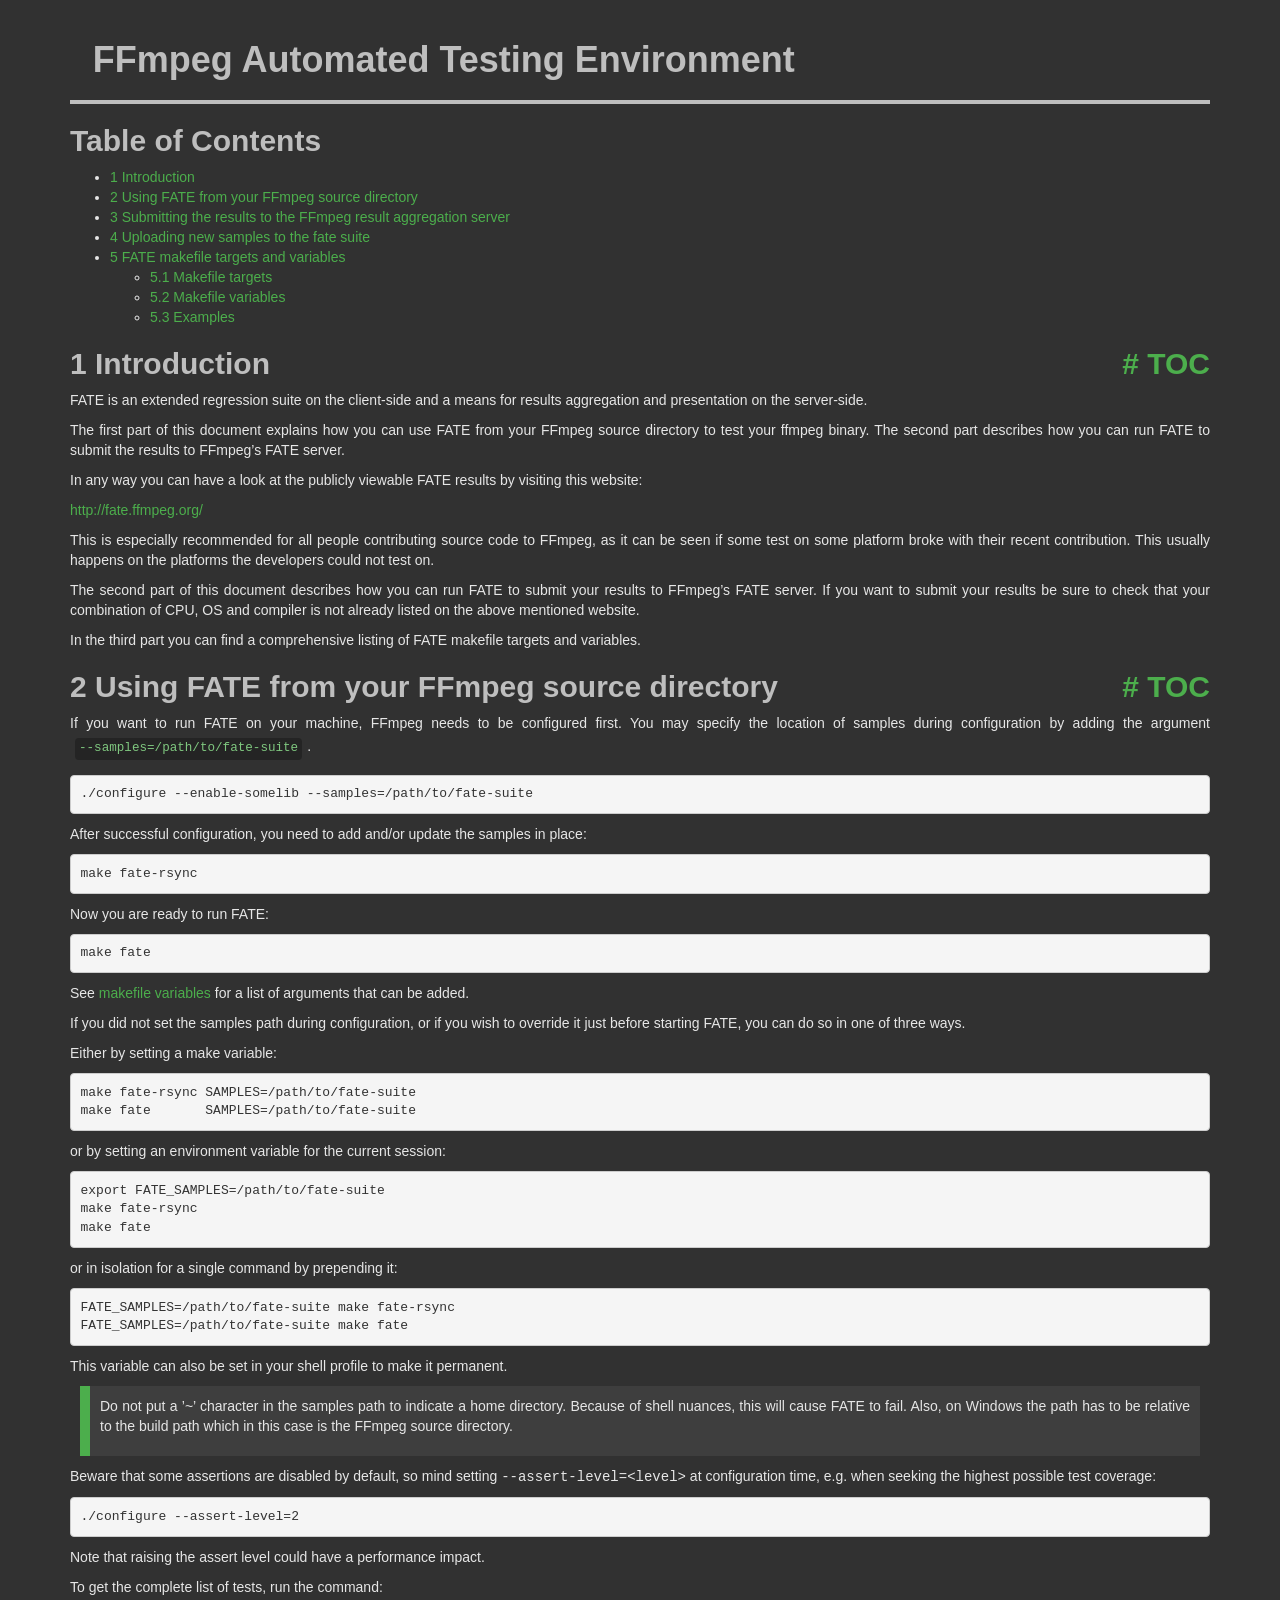
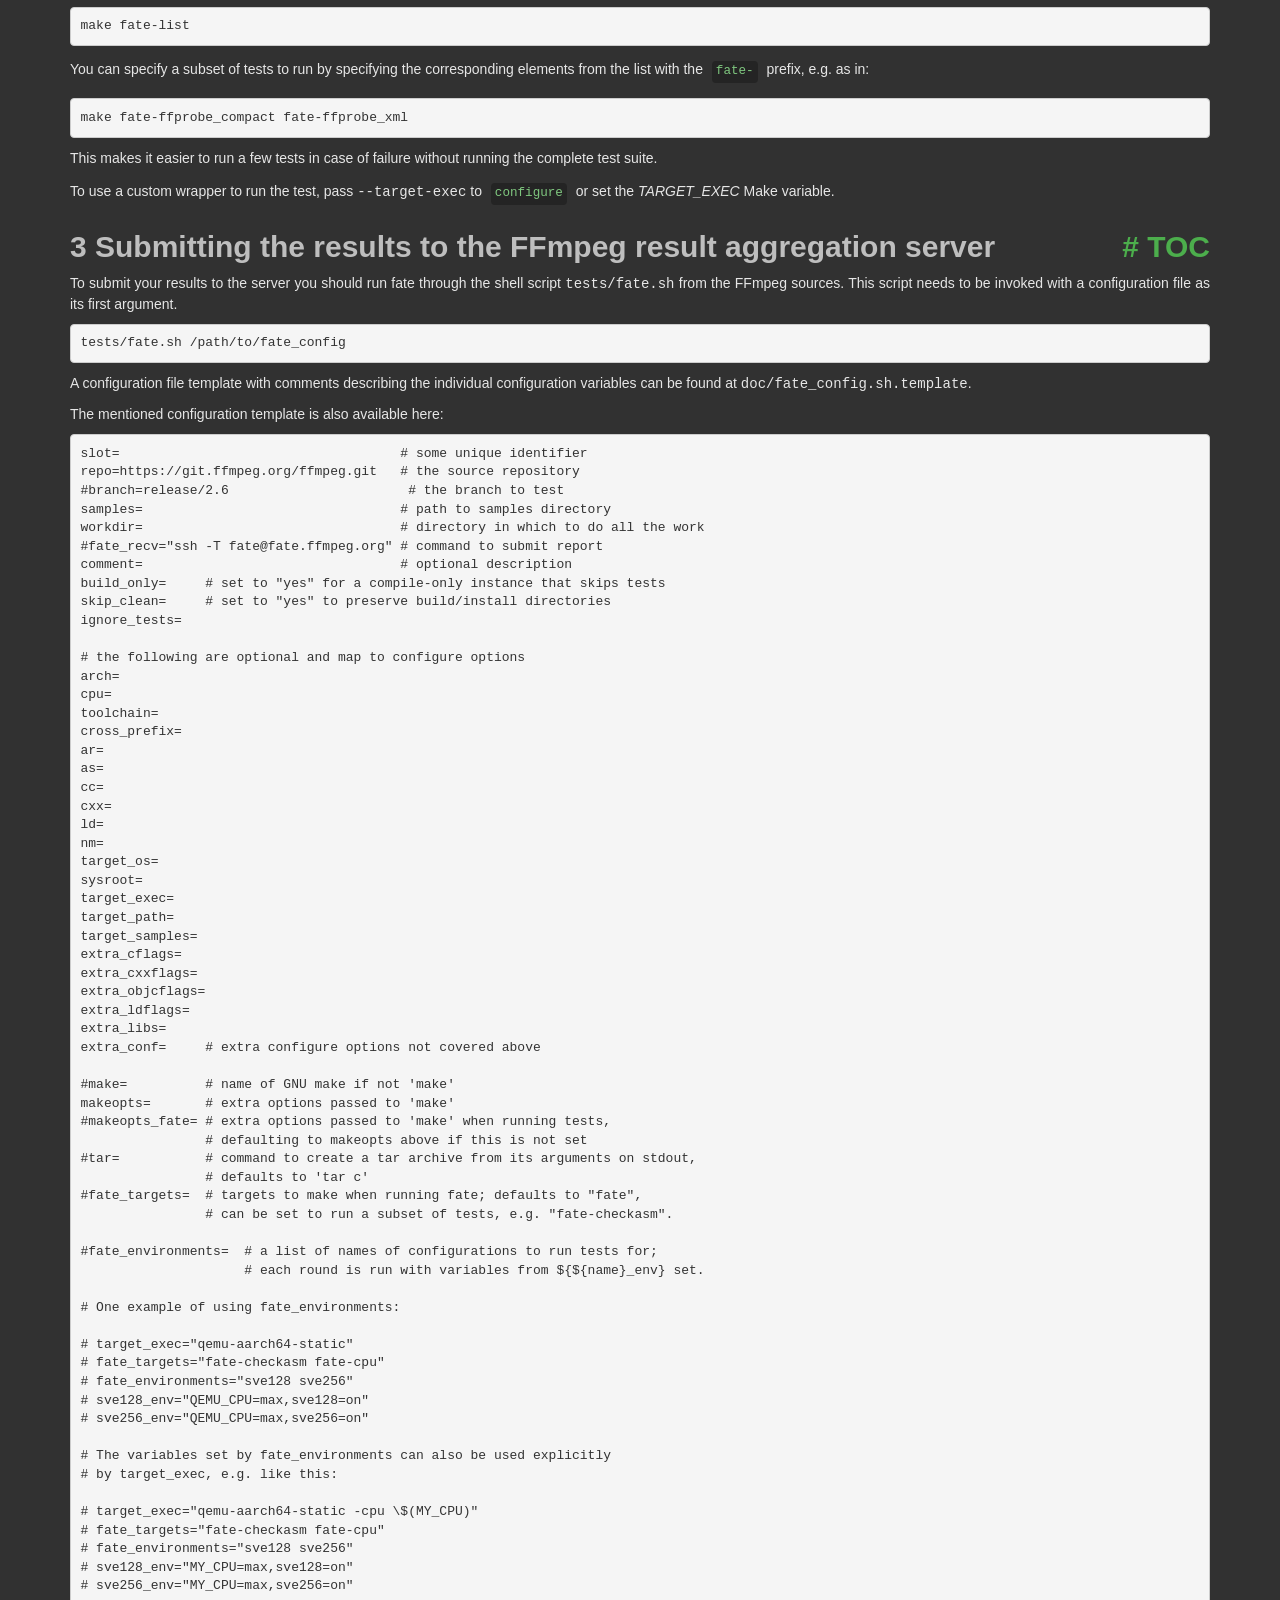
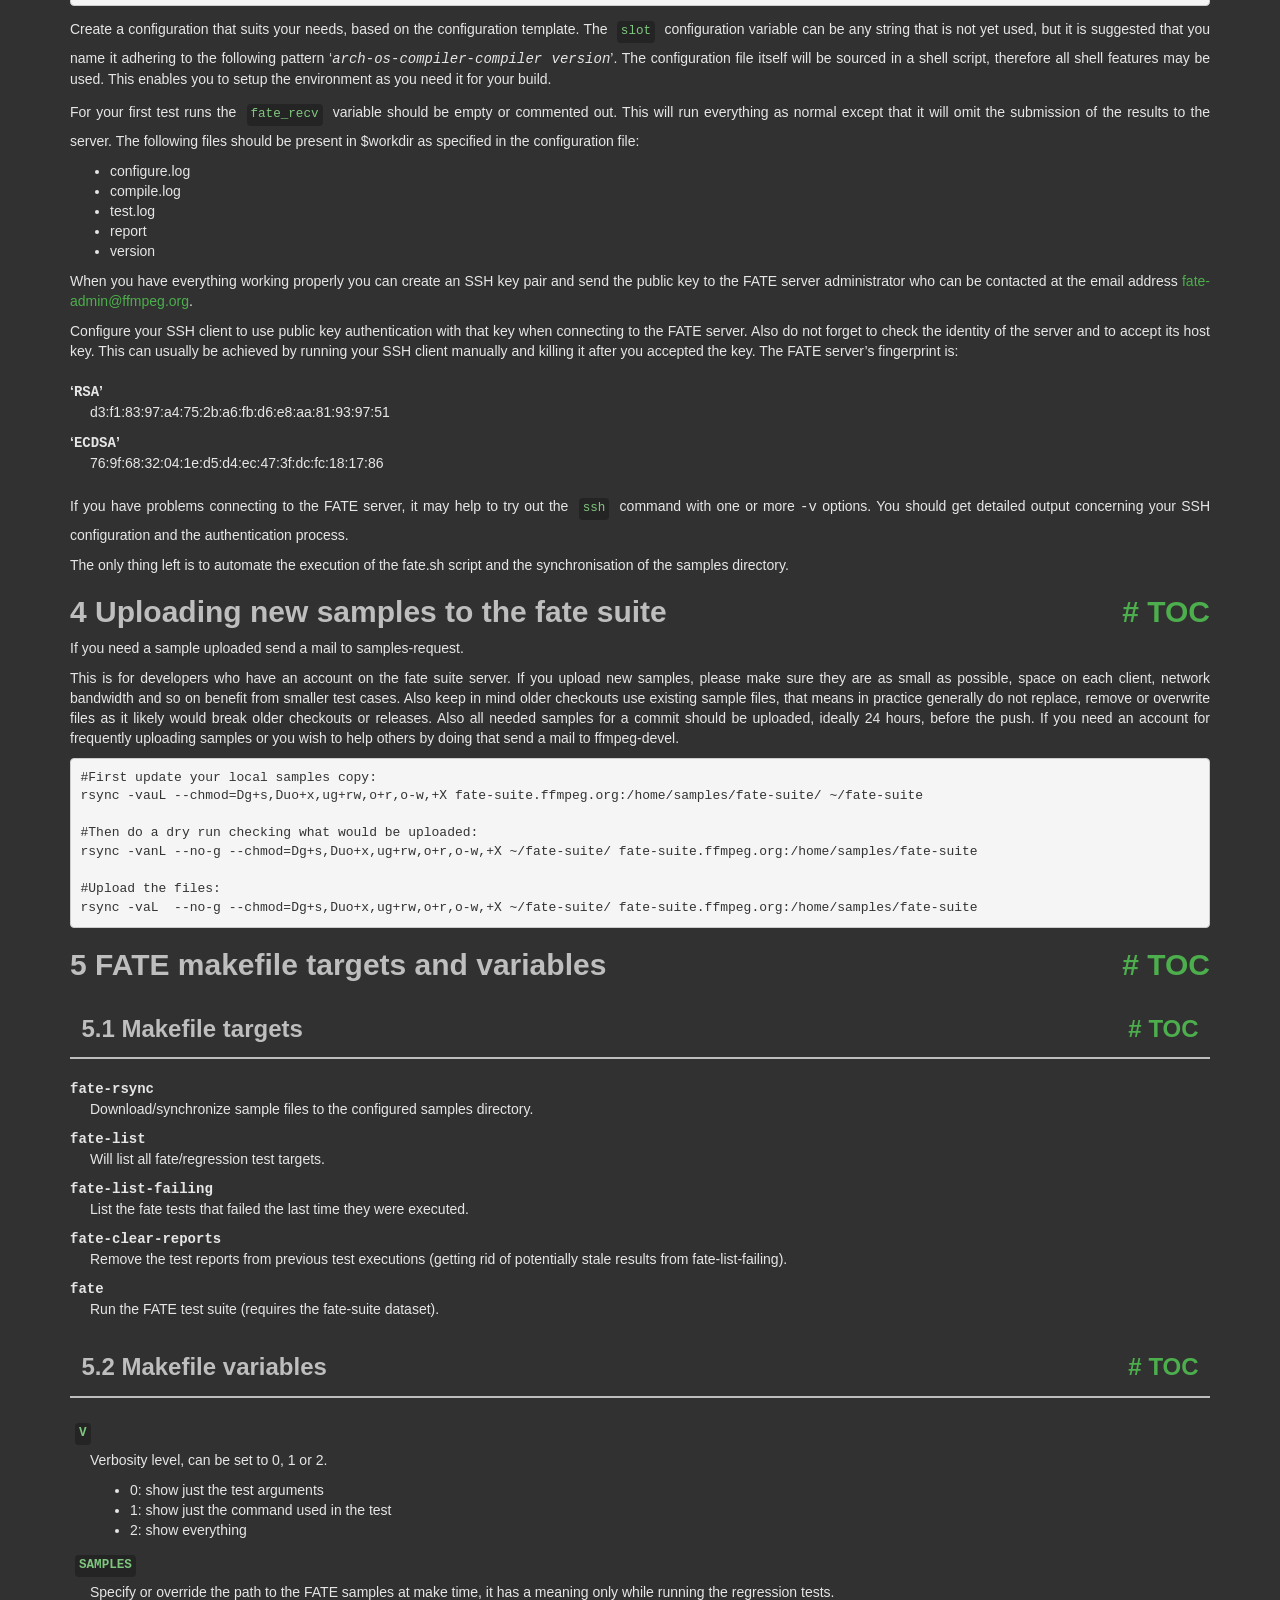
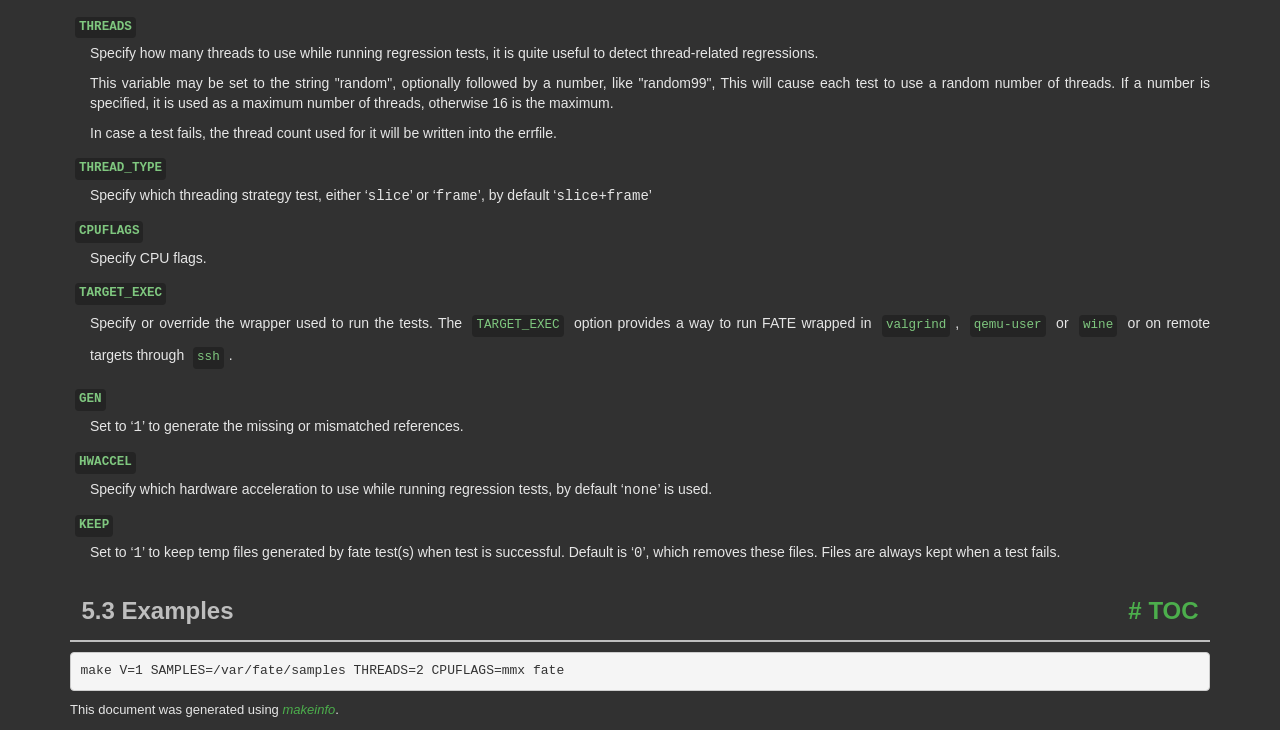
<file: ffmpeg-2025-12-31-git-38e89fe502-full_build/doc/fate.html>
<!DOCTYPE html PUBLIC "-//W3C//DTD HTML 4.01 Transitional//EN" "http://www.w3.org/TR/html4/loose.dtd">
<html>
<!-- Created by GNU Texinfo 7.2, https://www.gnu.org/software/texinfo/ -->
  <head>
    <meta charset="utf-8">
    <title>
      FFmpeg Automated Testing Environment
    </title>
    <meta name="viewport" content="width=device-width,initial-scale=1.0">
    <link rel="stylesheet" type="text/css" href="bootstrap.min.css">
    <link rel="stylesheet" type="text/css" href="style.min.css">
  </head>
  <body>
    <div class="container">
      <h1>
      FFmpeg Automated Testing Environment
      </h1>


<a name="Top"></a>
<a name="SEC_Top"></a>

<div class="region-contents" id="SEC_Contents">
<h2 class="contents-heading">Table of Contents</h2>

<div class="contents">

<ul class="toc-numbered-mark">
  <li><a id="toc-Introduction" href="#Introduction">1 Introduction</a></li>
  <li><a id="toc-Using-FATE-from-your-FFmpeg-source-directory" href="#Using-FATE-from-your-FFmpeg-source-directory">2 Using FATE from your FFmpeg source directory</a></li>
  <li><a id="toc-Submitting-the-results-to-the-FFmpeg-result-aggregation-server" href="#Submitting-the-results-to-the-FFmpeg-result-aggregation-server">3 Submitting the results to the FFmpeg result aggregation server</a></li>
  <li><a id="toc-Uploading-new-samples-to-the-fate-suite" href="#Uploading-new-samples-to-the-fate-suite">4 Uploading new samples to the fate suite</a></li>
  <li><a id="toc-FATE-makefile-targets-and-variables" href="#FATE-makefile-targets-and-variables">5 FATE makefile targets and variables</a>
  <ul class="toc-numbered-mark">
    <li><a id="toc-Makefile-targets" href="#Makefile-targets">5.1 Makefile targets</a></li>
    <li><a id="toc-Makefile-variables" href="#Makefile-variables">5.2 Makefile variables</a></li>
    <li><a id="toc-Examples" href="#Examples">5.3 Examples</a></li>
  </ul></li>
</ul>
</div>
</div>

<a name="Introduction"></a>
<h2 class="chapter">1 Introduction<span class="pull-right"><a class="anchor hidden-xs" href="#Introduction" aria-hidden="true">#</a> <a class="anchor hidden-xs"href="#toc-Introduction" aria-hidden="true">TOC</a></span></h2>

<p>FATE is an extended regression suite on the client-side and a means
for results aggregation and presentation on the server-side.
</p>
<p>The first part of this document explains how you can use FATE from
your FFmpeg source directory to test your ffmpeg binary. The second
part describes how you can run FATE to submit the results to FFmpeg&rsquo;s
FATE server.
</p>
<p>In any way you can have a look at the publicly viewable FATE results
by visiting this website:
</p>
<p><a class="url" href="http://fate.ffmpeg.org/">http://fate.ffmpeg.org/</a>
</p>
<p>This is especially recommended for all people contributing source
code to FFmpeg, as it can be seen if some test on some platform broke
with their recent contribution. This usually happens on the platforms
the developers could not test on.
</p>
<p>The second part of this document describes how you can run FATE to
submit your results to FFmpeg&rsquo;s FATE server. If you want to submit your
results be sure to check that your combination of CPU, OS and compiler
is not already listed on the above mentioned website.
</p>
<p>In the third part you can find a comprehensive listing of FATE makefile
targets and variables.
</p>

<a name="Using-FATE-from-your-FFmpeg-source-directory"></a>
<h2 class="chapter">2 Using FATE from your FFmpeg source directory<span class="pull-right"><a class="anchor hidden-xs" href="#Using-FATE-from-your-FFmpeg-source-directory" aria-hidden="true">#</a> <a class="anchor hidden-xs"href="#toc-Using-FATE-from-your-FFmpeg-source-directory" aria-hidden="true">TOC</a></span></h2>

<p>If you want to run FATE on your machine, FFmpeg needs to be configured first.
You may specify the location of samples during configuration by adding the
argument <code class="code">--samples=/path/to/fate-suite</code>.
</p>
<div class="example">
<pre class="example-preformatted">./configure --enable-somelib --samples=/path/to/fate-suite
</pre></div>

<p>After successful configuration, you need to add and/or update the samples in place:
</p>
<div class="example">
<pre class="example-preformatted">make fate-rsync
</pre></div>

<p>Now you are ready to run FATE:
</p>
<div class="example">
<pre class="example-preformatted">make fate
</pre></div>

<p>See <a class="ref" href="#makefile-variables">makefile variables</a> for a list of arguments that can be added.
</p>
<p>If you did not set the samples path during configuration, or if you wish to
override it just before starting FATE, you can do so in one of three ways.
</p>
<p>Either by setting a make variable:
</p>
<div class="example">
<pre class="example-preformatted">make fate-rsync SAMPLES=/path/to/fate-suite
make fate       SAMPLES=/path/to/fate-suite
</pre></div>

<p>or by setting an environment variable for the current session:
</p>
<div class="example">
<pre class="example-preformatted">export FATE_SAMPLES=/path/to/fate-suite
make fate-rsync
make fate
</pre></div>

<p>or in isolation for a single command by prepending it:
</p>
<div class="example">
<pre class="example-preformatted">FATE_SAMPLES=/path/to/fate-suite make fate-rsync
FATE_SAMPLES=/path/to/fate-suite make fate
</pre></div>

<p>This variable can also be set in your shell profile to make it permanent.
</p>
<div class="info">
<p>Do not put a &rsquo;~&rsquo; character in the samples path to indicate a home
directory. Because of shell nuances, this will cause FATE to fail.
Also, on Windows the path has to be relative to the build path
which in this case is the FFmpeg source directory.
</p></div>
<p>Beware that some assertions are disabled by default, so mind setting
<samp class="option">--assert-level=&lt;level&gt;</samp> at configuration time, e.g. when seeking
the highest possible test coverage:
</p><div class="example">
<pre class="example-preformatted">./configure --assert-level=2
</pre></div>
<p>Note that raising the assert level could have a performance impact.
</p>
<p>To get the complete list of tests, run the command:
</p><div class="example">
<pre class="example-preformatted">make fate-list
</pre></div>

<p>You can specify a subset of tests to run by specifying the
corresponding elements from the list with the <code class="code">fate-</code> prefix,
e.g. as in:
</p><div class="example">
<pre class="example-preformatted">make fate-ffprobe_compact fate-ffprobe_xml
</pre></div>

<p>This makes it easier to run a few tests in case of failure without
running the complete test suite.
</p>
<p>To use a custom wrapper to run the test, pass <samp class="option">--target-exec</samp> to
<code class="command">configure</code> or set the <var class="var">TARGET_EXEC</var> Make variable.
</p>

<a name="Submitting-the-results-to-the-FFmpeg-result-aggregation-server"></a>
<h2 class="chapter">3 Submitting the results to the FFmpeg result aggregation server<span class="pull-right"><a class="anchor hidden-xs" href="#Submitting-the-results-to-the-FFmpeg-result-aggregation-server" aria-hidden="true">#</a> <a class="anchor hidden-xs"href="#toc-Submitting-the-results-to-the-FFmpeg-result-aggregation-server" aria-hidden="true">TOC</a></span></h2>

<p>To submit your results to the server you should run fate through the
shell script <samp class="file">tests/fate.sh</samp> from the FFmpeg sources. This script needs
to be invoked with a configuration file as its first argument.
</p>
<div class="example">
<pre class="example-preformatted">tests/fate.sh /path/to/fate_config
</pre></div>

<p>A configuration file template with comments describing the individual
configuration variables can be found at <samp class="file">doc/fate_config.sh.template</samp>.
</p>
<p>The mentioned configuration template is also available here:
</p><pre class="verbatim">slot=                                    # some unique identifier
repo=https://git.ffmpeg.org/ffmpeg.git   # the source repository
#branch=release/2.6                       # the branch to test
samples=                                 # path to samples directory
workdir=                                 # directory in which to do all the work
#fate_recv=&quot;ssh -T fate@fate.ffmpeg.org&quot; # command to submit report
comment=                                 # optional description
build_only=     # set to &quot;yes&quot; for a compile-only instance that skips tests
skip_clean=     # set to &quot;yes&quot; to preserve build/install directories
ignore_tests=

# the following are optional and map to configure options
arch=
cpu=
toolchain=
cross_prefix=
ar=
as=
cc=
cxx=
ld=
nm=
target_os=
sysroot=
target_exec=
target_path=
target_samples=
extra_cflags=
extra_cxxflags=
extra_objcflags=
extra_ldflags=
extra_libs=
extra_conf=     # extra configure options not covered above

#make=          # name of GNU make if not 'make'
makeopts=       # extra options passed to 'make'
#makeopts_fate= # extra options passed to 'make' when running tests,
                # defaulting to makeopts above if this is not set
#tar=           # command to create a tar archive from its arguments on stdout,
                # defaults to 'tar c'
#fate_targets=  # targets to make when running fate; defaults to &quot;fate&quot;,
                # can be set to run a subset of tests, e.g. &quot;fate-checkasm&quot;.

#fate_environments=  # a list of names of configurations to run tests for;
                     # each round is run with variables from ${${name}_env} set.

# One example of using fate_environments:

# target_exec=&quot;qemu-aarch64-static&quot;
# fate_targets=&quot;fate-checkasm fate-cpu&quot;
# fate_environments=&quot;sve128 sve256&quot;
# sve128_env=&quot;QEMU_CPU=max,sve128=on&quot;
# sve256_env=&quot;QEMU_CPU=max,sve256=on&quot;

# The variables set by fate_environments can also be used explicitly
# by target_exec, e.g. like this:

# target_exec=&quot;qemu-aarch64-static -cpu \$(MY_CPU)&quot;
# fate_targets=&quot;fate-checkasm fate-cpu&quot;
# fate_environments=&quot;sve128 sve256&quot;
# sve128_env=&quot;MY_CPU=max,sve128=on&quot;
# sve256_env=&quot;MY_CPU=max,sve256=on&quot;
</pre>
<p>Create a configuration that suits your needs, based on the configuration
template. The <code class="env">slot</code> configuration variable can be any string that is not
yet used, but it is suggested that you name it adhering to the following
pattern &lsquo;<samp class="samp"><var class="var">arch</var>-<var class="var">os</var>-<var class="var">compiler</var>-<var class="var">compiler version</var></samp>&rsquo;. The
configuration file itself will be sourced in a shell script, therefore all
shell features may be used. This enables you to setup the environment as you
need it for your build.
</p>
<p>For your first test runs the <code class="env">fate_recv</code> variable should be empty or
commented out. This will run everything as normal except that it will omit
the submission of the results to the server. The following files should be
present in $workdir as specified in the configuration file:
</p>
<ul class="itemize mark-bullet">
<li>configure.log
    </li><li>compile.log
    </li><li>test.log
    </li><li>report
    </li><li>version
</li></ul>

<p>When you have everything working properly you can create an SSH key pair
and send the public key to the FATE server administrator who can be contacted
at the email address <a class="email" href="mailto:fate-admin@ffmpeg.org">fate-admin@ffmpeg.org</a>.
</p>
<p>Configure your SSH client to use public key authentication with that key
when connecting to the FATE server. Also do not forget to check the identity
of the server and to accept its host key. This can usually be achieved by
running your SSH client manually and killing it after you accepted the key.
The FATE server&rsquo;s fingerprint is:
</p>
<dl class="table">
<dt>&lsquo;<samp class="samp">RSA</samp>&rsquo;</dt>
<dd><p>d3:f1:83:97:a4:75:2b:a6:fb:d6:e8:aa:81:93:97:51
</p></dd>
<dt>&lsquo;<samp class="samp">ECDSA</samp>&rsquo;</dt>
<dd><p>76:9f:68:32:04:1e:d5:d4:ec:47:3f:dc:fc:18:17:86
</p></dd>
</dl>

<p>If you have problems connecting to the FATE server, it may help to try out
the <code class="command">ssh</code> command with one or more <samp class="option">-v</samp> options. You should
get detailed output concerning your SSH configuration and the authentication
process.
</p>
<p>The only thing left is to automate the execution of the fate.sh script and
the synchronisation of the samples directory.
</p>
<a name="Uploading-new-samples-to-the-fate-suite"></a>
<h2 class="chapter">4 Uploading new samples to the fate suite<span class="pull-right"><a class="anchor hidden-xs" href="#Uploading-new-samples-to-the-fate-suite" aria-hidden="true">#</a> <a class="anchor hidden-xs"href="#toc-Uploading-new-samples-to-the-fate-suite" aria-hidden="true">TOC</a></span></h2>

<p>If you need a sample uploaded send a mail to samples-request.
</p>
<p>This is for developers who have an account on the fate suite server.
If you upload new samples, please make sure they are as small as possible,
space on each client, network bandwidth and so on benefit from smaller test cases.
Also keep in mind older checkouts use existing sample files, that means in
practice generally do not replace, remove or overwrite files as it likely would
break older checkouts or releases.
Also all needed samples for a commit should be uploaded, ideally 24
hours, before the push.
If you need an account for frequently uploading samples or you wish to help
others by doing that send a mail to ffmpeg-devel.
</p>
<div class="example">
<pre class="example-preformatted">#First update your local samples copy:
rsync -vauL --chmod=Dg+s,Duo+x,ug+rw,o+r,o-w,+X fate-suite.ffmpeg.org:/home/samples/fate-suite/ ~/fate-suite

#Then do a dry run checking what would be uploaded:
rsync -vanL --no-g --chmod=Dg+s,Duo+x,ug+rw,o+r,o-w,+X ~/fate-suite/ fate-suite.ffmpeg.org:/home/samples/fate-suite

#Upload the files:
rsync -vaL  --no-g --chmod=Dg+s,Duo+x,ug+rw,o+r,o-w,+X ~/fate-suite/ fate-suite.ffmpeg.org:/home/samples/fate-suite
</pre></div>


<a name="FATE-makefile-targets-and-variables"></a>
<h2 class="chapter">5 FATE makefile targets and variables<span class="pull-right"><a class="anchor hidden-xs" href="#FATE-makefile-targets-and-variables" aria-hidden="true">#</a> <a class="anchor hidden-xs"href="#toc-FATE-makefile-targets-and-variables" aria-hidden="true">TOC</a></span></h2>

<a name="Makefile-targets"></a>
<h3 class="section">5.1 Makefile targets<span class="pull-right"><a class="anchor hidden-xs" href="#Makefile-targets" aria-hidden="true">#</a> <a class="anchor hidden-xs"href="#toc-Makefile-targets" aria-hidden="true">TOC</a></span></h3>

<dl class="table">
<dt><samp class="option">fate-rsync</samp></dt>
<dd><p>Download/synchronize sample files to the configured samples directory.
</p>
</dd>
<dt><samp class="option">fate-list</samp></dt>
<dd><p>Will list all fate/regression test targets.
</p>
</dd>
<dt><samp class="option">fate-list-failing</samp></dt>
<dd><p>List the fate tests that failed the last time they were executed.
</p>
</dd>
<dt><samp class="option">fate-clear-reports</samp></dt>
<dd><p>Remove the test reports from previous test executions (getting rid of
potentially stale results from fate-list-failing).
</p>
</dd>
<dt><samp class="option">fate</samp></dt>
<dd><p>Run the FATE test suite (requires the fate-suite dataset).
</p></dd>
</dl>

<a name="Makefile-variables"></a>
<h3 class="section">5.2 Makefile variables<span class="pull-right"><a class="anchor hidden-xs" href="#Makefile-variables" aria-hidden="true">#</a> <a class="anchor hidden-xs"href="#toc-Makefile-variables" aria-hidden="true">TOC</a></span></h3>
<a class="anchor" id="makefile-variables"></a>
<dl class="table">
<dt><code class="env">V</code></dt>
<dd><p>Verbosity level, can be set to 0, 1 or 2.
    </p><ul class="itemize mark-bullet">
<li>0: show just the test arguments
        </li><li>1: show just the command used in the test
        </li><li>2: show everything
    </li></ul>

</dd>
<dt><code class="env">SAMPLES</code></dt>
<dd><p>Specify or override the path to the FATE samples at make time, it has a
meaning only while running the regression tests.
</p>
</dd>
<dt><code class="env">THREADS</code></dt>
<dd><p>Specify how many threads to use while running regression tests, it is
quite useful to detect thread-related regressions.
</p>
<p>This variable may be set to the string &quot;random&quot;, optionally followed by a
number, like &quot;random99&quot;, This will cause each test to use a random number of
threads. If a number is specified, it is used as a maximum number of threads,
otherwise 16 is the maximum.
</p>
<p>In case a test fails, the thread count used for it will be written into the
errfile.
</p>
</dd>
<dt><code class="env">THREAD_TYPE</code></dt>
<dd><p>Specify which threading strategy test, either &lsquo;<samp class="samp">slice</samp>&rsquo; or &lsquo;<samp class="samp">frame</samp>&rsquo;,
by default &lsquo;<samp class="samp">slice+frame</samp>&rsquo;
</p>
</dd>
<dt><code class="env">CPUFLAGS</code></dt>
<dd><p>Specify CPU flags.
</p>
</dd>
<dt><code class="env">TARGET_EXEC</code></dt>
<dd><p>Specify or override the wrapper used to run the tests.
The <code class="env">TARGET_EXEC</code> option provides a way to run FATE wrapped in
<code class="command">valgrind</code>, <code class="command">qemu-user</code> or <code class="command">wine</code> or on remote targets
through <code class="command">ssh</code>.
</p>
</dd>
<dt><code class="env">GEN</code></dt>
<dd><p>Set to &lsquo;<samp class="samp">1</samp>&rsquo; to generate the missing or mismatched references.
</p>
</dd>
<dt><code class="env">HWACCEL</code></dt>
<dd><p>Specify which hardware acceleration to use while running regression tests,
by default &lsquo;<samp class="samp">none</samp>&rsquo; is used.
</p>
</dd>
<dt><code class="env">KEEP</code></dt>
<dd><p>Set to &lsquo;<samp class="samp">1</samp>&rsquo; to keep temp files generated by fate test(s) when test is successful.
Default is &lsquo;<samp class="samp">0</samp>&rsquo;, which removes these files. Files are always kept when a test
fails.
</p>
</dd>
</dl>

<a name="Examples"></a>
<h3 class="section">5.3 Examples<span class="pull-right"><a class="anchor hidden-xs" href="#Examples" aria-hidden="true">#</a> <a class="anchor hidden-xs"href="#toc-Examples" aria-hidden="true">TOC</a></span></h3>

<div class="example">
<pre class="example-preformatted">make V=1 SAMPLES=/var/fate/samples THREADS=2 CPUFLAGS=mmx fate
</pre></div>
      <p style="font-size: small;">
        This document was generated using <a class="uref" href="https://www.gnu.org/software/texinfo/"><em class="emph">makeinfo</em></a>.
      </p>
    </div>
  </body>
</html>
</file>
<file: ffmpeg-2025-12-31-git-38e89fe502-full_build/doc/style.min.css>
/*!
The MIT License (MIT)

Copyright (c) 2014 Barbara Lepage <db0company@gmail.com>

Permission is hereby granted, free of charge, to any person obtaining a copy
of this software and associated documentation files (the "Software"), to deal
in the Software without restriction, including without limitation the rights
to use, copy, modify, merge, publish, distribute, sublicense, and/or sell
copies of the Software, and to permit persons to whom the Software is
furnished to do so, subject to the following conditions:

The above copyright notice and this permission notice shall be included in all
copies or substantial portions of the Software.

THE SOFTWARE IS PROVIDED "AS IS", WITHOUT WARRANTY OF ANY KIND, EXPRESS OR
IMPLIED, INCLUDING BUT NOT LIMITED TO THE WARRANTIES OF MERCHANTABILITY,
FITNESS FOR A PARTICULAR PURPOSE AND NONINFRINGEMENT. IN NO EVENT SHALL THE
AUTHORS OR COPYRIGHT HOLDERS BE LIABLE FOR ANY CLAIM, DAMAGES OR OTHER
LIABILITY, WHETHER IN AN ACTION OF CONTRACT, TORT OR OTHERWISE, ARISING FROM,
OUT OF OR IN CONNECTION WITH THE SOFTWARE OR THE USE OR OTHER DEALINGS IN THE
SOFTWARE.
 */body{background-color:#313131;color:#e6e6e6;text-align:justify}body, h1, h2, h3, h4, h5, h6{font-family:"Lucida Grande","Lucida Sans Unicode","Lucida Sans","Helvetica Neue",Helvetica,Verdana,Tahoma,sans-serif}a{color:#4cae4c}a strong{color:#e6e6e6}a:hover{color:#7fc77f}a:hover strong{color:#4cae4c}main{width:100% ! important;min-height:600px;margin:auto}h1, h2, h3, h4{font-weight:bold;text-align:left}h1, h2, h3{color:#bebebe}h1 strong, h2 strong, h3 strong{color:#e6e6e6}h4, h5, h6{color:#3c8b3c}h1{border-bottom:4px #bebebe solid;padding:20px 2%}h3{border-bottom:2px #bebebe solid;padding:15px 1%}h4{border-bottom:1px solid #e6e6e6;padding:10px 0;margin:20px 0;color:#e6e6e6}.list-group .list-group-item{background-color:#3e3e3e;border-color:black}.list-group.list-group-big .list-group-item{padding:25px}.list-group a.list-group-item{color:#7fc77f}.list-group a.list-group-item:hover{background-color:#313131;color:#4cae4c}.well{background-color:#242424;border-color:black;color:#bebebe}.well strong{color:#e6e6e6}.well code{background-color:#313131}.well hr{border-color:#3c8b3c}.well h3{margin:5px 0 15px 0;border:0;padding:0}.well a{color:#4cae4c}.well a.btn{color:white}.well small{display:block;padding:0 10px;font-style:italic}.well.example{padding-top:40px;margin-bottom:130px}.well.example pre{margin:50px;margin-bottom:30px;font-size:1.5em}.well.example .btn{margin-right:50px;margin-bottom:20px}.well.well-with-icon{min-height:136px}.well.well-with-icon .pull-right,.well.well-with-icon .pull-left{background-color:#4cae4c;color:#e6e6e6;padding:10px;border-radius:5px;margin:5px}.well.well-with-icon .pull-right{margin-left:20px}.well.well-with-icon .pull-left{margin-right:20px}a.well{display:block}a.well:hover{text-decoration:none;opacity:0.8}.info, .warning{margin:10px;padding:10px;background-color:#3e3e3e;color:#e6e6e6}.info code, .warning code{background-color:#313131}.info{border-left:10px #4cae4c solid}.warning{border-left:10px #ae4c4c solid}.with-icon{padding:30px}.with-icon .pull-left{padding-right:30px}.with-icon .pull-right{padding-left:30px}dd{margin-left:20px}code{background-color:#242424;color:#7fc77f;display:inline-block;margin:5px}.table{margin:20px 0;border-radius:4px}.table th,.table td,.table tr{border:1px solid #171717}.table tr th{background-color:#3e3e3e;border-bottom:2px solid #e6e6e6}.table tr:nth-child(odd){background-color:#242424}#sidebar-wrapper, .navbar{background-color:#171717;overflow-x:hidden}#sidebar-wrapper .sidebar-brand img,#sidebar-wrapper .navbar-brand img, .navbar .sidebar-brand img, .navbar .navbar-brand img{opacity:0.6;margin-right:8px}#sidebar-wrapper .sidebar-brand:hover,#sidebar-wrapper .navbar-brand:hover, .navbar .sidebar-brand:hover, .navbar .navbar-brand:hover{color:#fff}#sidebar-wrapper .sidebar-brand:hover img,#sidebar-wrapper .navbar-brand:hover img, .navbar .sidebar-brand:hover img, .navbar .navbar-brand:hover img{opacity:1}#sidebar-wrapper .sidebar-nav li ul, .navbar .sidebar-nav li ul{list-style-type:none;padding:0}#sidebar-wrapper .sidebar-nav li ul li, .navbar .sidebar-nav li ul li{line-height:20px}#sidebar-wrapper .sidebar-nav li ul li a, .navbar .sidebar-nav li ul li a{padding-left:20px}.content-header{height:auto;background-color:#242424}.content-header h1{color:#e6e6e6;display:block;margin:0;margin-bottom:20px;line-height:normal;border-bottom:none}#download h4, #index h4{margin-top:180px}#download h4.first, #index h4.first{margin-top:20px}#download h4.first small, #index h4.first small{color:inherit;font-size:1em}#download .btn-download-wrapper, #index .btn-download-wrapper{text-align:center;margin:160px auto}#download .btn-download-wrapper .btn, #index .btn-download-wrapper .btn{font-size:3em;padding:3%;display:inline-block;margin-bottom:5px}#download .btn-download-wrapper small, #index .btn-download-wrapper small{display:block;font-size:0.4em}#download h2.description, #index h2.description{color:#e6e6e6;font-size:2em;font-weight:bold;margin:120px 50px;line-height:2em}#download h2.description .label, #index h2.description .label{font-size:0.5em}#download .btn-download-wrapper{margin:40px auto}#download .os-selector{text-align:center;color:#e6e6e6;margin:30px 0}#download .os-selector a.btn-build{color:#e6e6e6;display:block;padding:20px;border-radius:2px}#download .os-selector .btn-build[href="#build-linux"]{background-color:#e43}#download .os-selector .btn-build[href="#build-linux"]:hover{color:#e43;background-color:#e6e6e6}#download .os-selector .btn-build[href="#build-windows"]{background-color:#06a}#download .os-selector .btn-build[href="#build-windows"]:hover{color:#06a;background-color:#e6e6e6}#download .os-selector .btn-build[href="#build-mac"]{background-color:darkgrey}#download .os-selector .btn-build[href="#build-mac"]:hover{color:darkgrey;background-color:#e6e6e6}#download .os-selector .tab-content{margin-top:20px}#download .os-selector #build-linux h3{color:#e43}#download .os-selector #build-windows h3{color:#06a}#download .os-selector #build-mac h3{color:darkgrey}footer{background-color:#242424;border-top:1px #101010 solid;padding:20px 0%}footer a{display:block}footer img[alt="FFmpeg"]{width:50%;display:block;margin:auto}.example.user-good pre{color:#bfbfbf;border:1px solid #357735;border-left:10px solid #357735;background-color:#242424}.example.user-bad pre{color:#bfbfbf;border:1px solid #ae4c4c;border-left:10px solid #ae4c4c;background-color:#242424}
</file>
